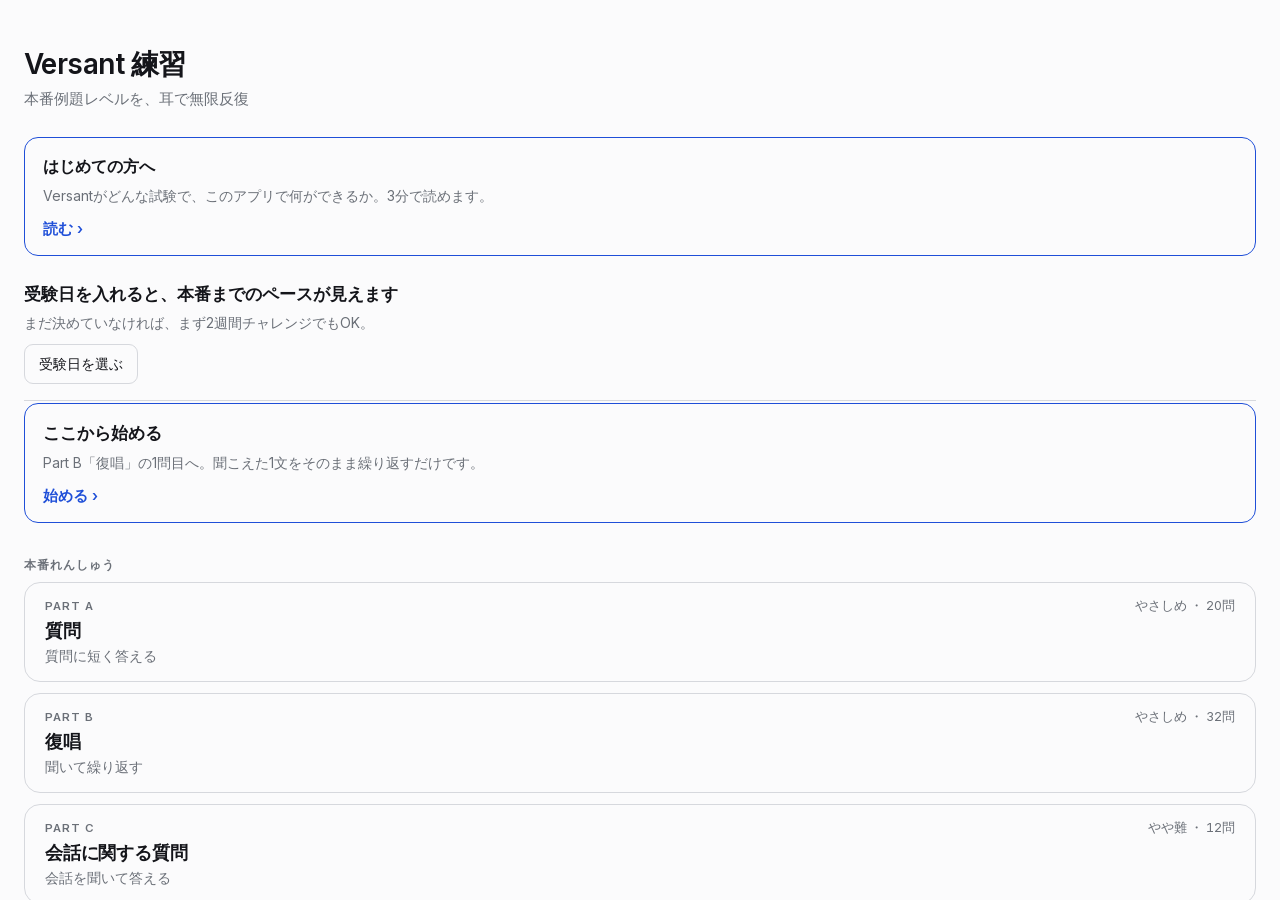
<file: index.html>
<!DOCTYPE html>
<html lang="ja">
<head>
<meta charset="utf-8">
<meta name="viewport" content="width=device-width, initial-scale=1, viewport-fit=cover, maximum-scale=1, user-scalable=no">
<meta name="apple-mobile-web-app-capable" content="yes">
<meta http-equiv="Cache-Control" content="no-cache, no-store, must-revalidate">
<meta http-equiv="Pragma" content="no-cache">
<meta http-equiv="Expires" content="0">
<title>Versant 練習</title>
<style>
  /* Inter は同梱する。Google のサーバーから読むと、通信が無いと書体が崩れ、接続元の情報が第三者に渡る。日本語は端末の書体(iOSならヒラギノ)に任せる=採点のアドバイスは毎回違う文字が来るので、部分書体にすると欠ける */
  @font-face { font-family: 'Inter'; font-style: normal; font-weight: 400; font-display: swap; src: url(fonts/Inter-400-latin-ext.woff2) format('woff2'); unicode-range: U+0100-02BA, U+02BD-02C5, U+02C7-02CC, U+02CE-02D7, U+02DD-02FF, U+0304, U+0308, U+0329, U+1D00-1DBF, U+1E00-1E9F, U+1EF2-1EFF, U+2020, U+20A0-20AB, U+20AD-20C0, U+2113, U+2C60-2C7F, U+A720-A7FF; } @font-face { font-family: 'Inter'; font-style: normal; font-weight: 400; font-display: swap; src: url(fonts/Inter-400-latin.woff2) format('woff2'); unicode-range: U+0000-00FF, U+0131, U+0152-0153, U+02BB-02BC, U+02C6, U+02DA, U+02DC, U+0304, U+0308, U+0329, U+2000-206F, U+20AC, U+2122, U+2191, U+2193, U+2212, U+2215, U+FEFF, U+FFFD; } @font-face { font-family: 'Inter'; font-style: normal; font-weight: 500; font-display: swap; src: url(fonts/Inter-500-latin-ext.woff2) format('woff2'); unicode-range: U+0100-02BA, U+02BD-02C5, U+02C7-02CC, U+02CE-02D7, U+02DD-02FF, U+0304, U+0308, U+0329, U+1D00-1DBF, U+1E00-1E9F, U+1EF2-1EFF, U+2020, U+20A0-20AB, U+20AD-20C0, U+2113, U+2C60-2C7F, U+A720-A7FF; } @font-face { font-family: 'Inter'; font-style: normal; font-weight: 500; font-display: swap; src: url(fonts/Inter-500-latin.woff2) format('woff2'); unicode-range: U+0000-00FF, U+0131, U+0152-0153, U+02BB-02BC, U+02C6, U+02DA, U+02DC, U+0304, U+0308, U+0329, U+2000-206F, U+20AC, U+2122, U+2191, U+2193, U+2212, U+2215, U+FEFF, U+FFFD; } @font-face { font-family: 'Inter'; font-style: normal; font-weight: 600; font-display: swap; src: url(fonts/Inter-600-latin-ext.woff2) format('woff2'); unicode-range: U+0100-02BA, U+02BD-02C5, U+02C7-02CC, U+02CE-02D7, U+02DD-02FF, U+0304, U+0308, U+0329, U+1D00-1DBF, U+1E00-1E9F, U+1EF2-1EFF, U+2020, U+20A0-20AB, U+20AD-20C0, U+2113, U+2C60-2C7F, U+A720-A7FF; } @font-face { font-family: 'Inter'; font-style: normal; font-weight: 600; font-display: swap; src: url(fonts/Inter-600-latin.woff2) format('woff2'); unicode-range: U+0000-00FF, U+0131, U+0152-0153, U+02BB-02BC, U+02C6, U+02DA, U+02DC, U+0304, U+0308, U+0329, U+2000-206F, U+20AC, U+2122, U+2191, U+2193, U+2212, U+2215, U+FEFF, U+FFFD; }
  :root{
    /* 端の余白。ブラウザは env() がそのまま効く。アプリ(WKWebView)は env() が常に0を返すので、
       Flutter 側が実測値でこの2つを上書きする(main.dart の _applyInsets) */
    --sat:env(safe-area-inset-top); --sab:env(safe-area-inset-bottom);
    /* 【2026-09-04】--faint は以前 #b9bcc2 で、背景に対して約1.84:1しかなく読めなかった。
       11〜13pxの小さい文字に23か所使っていたので、4.5:1を狙って締めた。
       意味のある文字は --sub に上げ、faint に残すのはビルド番号などの飾りだけ。
       --rec(赤)は**録音中の合図だけ**。正解=青/不正解=赤 はアクセントが2色になるのでやらない。 */
    --ink:#14151a; --sub:#6b7078; --faint:#6f747d; --line:#eaebee; --line2:#d6d8dd;
    --accent:#1f4fd8; --onaccent:#fff;
    /* 赤は**録音中の合図だけ**に使う。判定の正誤に色を足すと、アクセントが2色になる */
    --rec:#e5484d;
    --bg:#fbfbfc; --hover:#f2f3f5; --flashbg:rgba(0,0,0,.05);
    --ui:"Inter",-apple-system,BlinkMacSystemFont,sans-serif;
  }
  /* 寝る前用のダーク（純黒でなく目に優しい濃色） */
  @media (prefers-color-scheme: dark){
    :root{ --ink:#e9ebf0; --sub:#8b9099; --faint:#7d828c; --line:#22242c; --line2:#33363f;
           --accent:#8aa6ff; --onaccent:#10131c; --rec:#ff6b6f;   /* 明るい青の上に白を置くと読めない */
           --bg:#0f1013; --hover:#191b20; --flashbg:rgba(255,255,255,.08); }
  }
  :root[data-theme="dark"]{ --ink:#e9ebf0; --sub:#8b9099; --faint:#7d828c; --line:#22242c; --line2:#33363f;
           --accent:#8aa6ff; --onaccent:#10131c; --rec:#ff6b6f;   /* 明るい青の上に白を置くと読めない */
           --bg:#0f1013; --hover:#191b20; --flashbg:rgba(255,255,255,.08); }
  :root[data-theme="light"]{ --ink:#14151a; --sub:#6b7078; --faint:#6f747d; --line:#eaebee; --line2:#d6d8dd;
           --accent:#1f4fd8; --onaccent:#fff; --rec:#e5484d;
           --bg:#fbfbfc; --hover:#f2f3f5; --flashbg:rgba(0,0,0,.05); }
  *{box-sizing:border-box;margin:0;-webkit-tap-highlight-color:transparent}
  html,body{height:100%;overflow:hidden;background:var(--bg)}
  body{font-family:var(--ui);color:var(--ink);font-feature-settings:"palt" 1;-webkit-user-select:none;user-select:none;touch-action:manipulation}

  /* ===== ホーム ===== */
  /* ホームはプレイヤーの上にかぶさるオーバーレイ（画面遷移でなくその場で開閉） */
  #home{position:fixed;inset:0;z-index:10;background:var(--bg);overflow-y:auto;padding:calc(var(--sat) + 46px) 24px calc(var(--sab) + 84px);transition:opacity .18s ease,transform .18s ease}
  #home.off{opacity:0;transform:scale(.99);pointer-events:none}
  #home::-webkit-scrollbar{display:none}
  /* 右上の閉じる×（ホーム・設定 共通） */
  .closex{position:fixed;top:calc(var(--sat) + 12px);right:16px;z-index:12;border:1px solid var(--line2);background:var(--bg);color:var(--sub);width:44px;height:44px;border-radius:50%;cursor:pointer;display:flex;align-items:center;justify-content:center;padding:0;font-size:24px;line-height:1}
  .closex[hidden]{display:none}
  .pop .closex{position:absolute;top:10px;right:12px}
  /* パートを閉じる×は右下（親指位置）。設定の×は上のまま */
  #homeClose{top:auto;bottom:calc(var(--sab) + 16px);right:16px}
  .brand{font-size:28px;font-weight:600;letter-spacing:-.02em}
  .tag{font-size:14.5px;color:var(--sub);margin:6px 0 28px}
  .plist{display:flex;flex-direction:column;gap:11px}
  .disc{font-size:12.5px;color:var(--sub);line-height:1.75;margin-top:28px;text-align:center;padding:0 4px}  /* 非公式の免責 */
  .disc.dfirst{margin-top:34px}
  .disc.dfirst button{border:1px solid var(--line2);background:none;color:var(--sub);font:inherit;
    font-size:14.5px;border-radius:9px;padding:11px 16px;cursor:pointer}
  .disc.dlink{margin-top:12px}                                   /* 提供元・規約・問い合わせは免責のすぐ下に1行で */
  .disc.dlink a{color:var(--sub);text-decoration:underline}
  .disc .r{font-size:8px;vertical-align:super}
  .build{font-size:10px;color:var(--faint);text-align:center;margin-top:12px;letter-spacing:.04em}  /* キャッシュ判別用のbuild番号 */
  .pcard{border:1px solid var(--line2);border-radius:16px;padding:15px 20px;cursor:pointer;display:flex;flex-direction:column;gap:4px}
  .pcard:active{background:var(--hover)}
  .pcard .top{display:flex;justify-content:space-between;align-items:baseline;gap:12px}
  .pcard .eb{font-size:11.5px;letter-spacing:.09em;text-transform:uppercase;color:var(--sub);font-weight:600}
  .pcard .meta{font-size:12.5px;color:var(--sub);white-space:nowrap;font-variant-numeric:tabular-nums}
  .pcard .ttl{font-size:18px;font-weight:600;letter-spacing:-.01em}
  .pcard .desc{font-size:14px;color:var(--sub)}
  .pcard.speak{text-decoration:none;color:inherit}        /* 話すモード導線(別ページ遷移) */
  .pcard.speak .eb{color:var(--accent)}                    /* 家用モードだと分かるよう見出しだけアクセント色 */
  .ghdr{font-size:11.5px;font-weight:700;letter-spacing:.09em;text-transform:uppercase;color:var(--sub);margin:16px 0 -2px}  /* ホームのグループ見出し(本番れんしゅう/きたえる) */
  .plist>.ghdr:first-child{margin-top:2px}
  /* 受験日カウントダウン(ホーム上部・罫線のみ/塗らない/アクセント1色) */
  /* はじめての人だけに出す入口。カードは塗らず罫線のみ。読んだら消える */
  .firstcard{display:block;width:100%;text-align:left;margin:0 0 26px;padding:18px 18px 16px;
    border:1px solid var(--accent);border-radius:14px;background:none;font:inherit;cursor:pointer}
  .firstcard[hidden]{display:none}
  .firstcard .fc-t{display:block;font-size:16px;font-weight:700;color:var(--ink);margin-bottom:5px}
  .firstcard .fc-d{display:block;font-size:14px;color:var(--sub);line-height:1.8}
  .firstcard .fc-go{display:inline-block;margin-top:12px;font-size:14.5px;font-weight:600;color:var(--accent)}
  .firstcard .fc-go::after{content:' ›'}
  /* 画面を止めない小さな知らせ。ブラウザの alert は見た目が合わず操作も止まる */
  #lite{position:fixed;left:16px;right:16px;bottom:calc(var(--sab) + 92px);z-index:60;
    background:var(--ink);color:var(--bg);font-size:14.5px;line-height:1.7;
    padding:14px 16px;border-radius:12px;opacity:0;transform:translateY(8px);
    transition:.22s ease;pointer-events:none;text-align:left}
  #lite.on{opacity:1;transform:none}
  .cdown{margin:4px 0 2px;padding:2px 0 16px;border-bottom:1px solid var(--line2)}
  .cdown .cd-main{display:flex;align-items:baseline;gap:9px}
  .cdown .cd-num{font-size:29px;font-weight:700;color:var(--accent);font-variant-numeric:tabular-nums;letter-spacing:-.02em;line-height:1.1}
  .cdown .cd-lb{font-size:16.5px;font-weight:600;color:var(--ink)}
  .cdown .cd-sub{font-size:14px;color:var(--sub);margin-top:5px;line-height:1.65}
  .cdown .cd-set{margin-top:10px;display:flex;align-items:center;gap:10px;flex-wrap:wrap}
  .cdown input[type=date]{font:inherit;font-size:14px;color:var(--ink);background:none;border:1px solid var(--line2);border-radius:9px;padding:8px 11px}
  /* 空のときの日付欄。iOSでは「年/月/日」が出ず、ただの空の四角に見えて何の欄か分からない。
     見える言葉を下に敷き、本物の入力欄を透明にして上に重ねる(押すと端末のピッカーが開く) */
  .cdown .cd-pick{position:relative;display:inline-flex;align-items:center;justify-content:center;
    min-height:40px;padding:8px 14px;border:1px solid var(--line2);border-radius:9px;
    font-size:14px;color:var(--ink);cursor:pointer}
  .cdown .cd-pick input[type=date]{position:absolute;inset:0;width:100%;height:100%;
    opacity:0;border:0;padding:0;margin:0;cursor:pointer}
  .cdown .cd-link{font-size:12px;color:var(--sub);background:none;border:0;padding:4px 0;cursor:pointer;text-decoration:underline;text-underline-offset:2px}
  .pcard .meta .dq{color:var(--accent);font-weight:600}   /* 右上の「N/M 済み」の数字だけアクセント */
  .pcard.lesson{text-decoration:none;color:inherit}        /* イメージ英文法(別ページへ) */
  .pcard .eb.kt{color:var(--accent)}                       /* きたえる系は見出しをアクセント色で区別 */
  .pcard.soon{opacity:.5}                                  /* 近日(タップ不可) */
  .pcard.soon:active{background:none}
  /* イメージ英文法をアプリ内オーバーレイ(iframe)で開く=ページ遷移させない */
  #lesson{position:fixed;inset:0;z-index:16;background:var(--bg);display:flex;flex-direction:column}
  #lesson.off{display:none}
  .lhead{display:flex;align-items:center;gap:6px;padding:calc(var(--sat) + 8px) 12px 8px;border-bottom:1px solid var(--line);flex:0 0 auto}
  .lback{border:0;background:none;color:var(--accent);font-weight:700;font-size:15px;cursor:pointer;font-family:inherit;padding:6px 8px;-webkit-tap-highlight-color:transparent}
  .lhead .lt{font-weight:700;font-size:15px;color:var(--ink)}
  #lframe{flex:1 1 auto;width:100%;border:0;display:block}
  .phead{font-size:11px;letter-spacing:.09em;text-transform:uppercase;color:var(--faint);font-weight:600;margin:22px 2px 3px}  /* 聞く/話すの区切り見出し */

  /* ===== フィード ===== */
  #app{position:fixed;inset:0;transition:opacity .22s ease,transform .22s ease}
  #app.off{opacity:0;transform:translateY(10px);pointer-events:none}
  #feed{height:100dvh;overflow-y:scroll;scroll-snap-type:y mandatory;scroll-behavior:smooth}
  #feed::-webkit-scrollbar{display:none}
  .card{height:100dvh;scroll-snap-align:start;scroll-snap-stop:always;display:flex;flex-direction:column;
    padding:calc(var(--sat) + 60px) 24px calc(var(--sab) + 88px)}
  /* パート末の番兵カード＝スワイプ/タップで次パートへ */
  .nextcard,.prevcard{justify-content:center;align-items:center;text-align:center}
  .nextwrap{display:flex;flex-direction:column;align-items:center;gap:16px}
  .nextlabel{font-size:12.5px;color:var(--sub);letter-spacing:.04em}
  .nextbtn{font:inherit;font-size:16px;font-weight:600;color:var(--accent);background:none;
    border:1px solid var(--line2);border-radius:14px;padding:16px 30px;cursor:pointer;
    display:flex;flex-direction:column;align-items:center;gap:5px}
  .nextbtn small{font-size:12px;color:var(--sub);font-weight:400;letter-spacing:.01em}
  .plabel{font-size:13.5px;color:var(--sub);font-weight:500;font-variant-numeric:tabular-nums}
  .plabel b{color:var(--ink);font-weight:600}

  .mid{flex:1;display:flex;flex-direction:column;align-items:center;justify-content:center;gap:20px;min-height:0}
  .task{font-size:14px;color:var(--sub);font-weight:500;letter-spacing:.02em}
  .wave{display:flex;gap:5px;align-items:center;height:44px}
  /* 答えを開いている間は上のブロックを詰める。flex:1のままだと縮んだ.midから波形がはみ出して答えに重なる */
  .card.ans .mid{flex:0 0 auto;gap:8px;padding:2px 0;overflow:hidden}   /* 何かがはみ出しても本文には被せない(保険) */
  .card.ans .wave{height:20px;gap:4px}
  .card.ans .wave b{height:7px}
  .card.ans .task{font-size:13px}
  .card.ans .twrap{flex:1 1 auto;min-height:0;max-height:none}   /* 空いた分は答え欄に回す(下に余白を作らない) */
  .wave b{width:5px;height:12px;background:var(--line2);border-radius:3px;display:block}
  .wave.on b{background:var(--accent);animation:w .9s ease-in-out infinite}
  .wave.on b:nth-child(2){animation-delay:.1s}.wave.on b:nth-child(3){animation-delay:.2s}
  .wave.on b:nth-child(4){animation-delay:.3s}.wave.on b:nth-child(5){animation-delay:.15s}.wave.on b:nth-child(6){animation-delay:.25s}
  @keyframes w{0%,100%{height:11px}50%{height:38px}}
  /* 答え表示中は波形を小さくするが、アニメーションは高さを直接38pxに伸ばすので、そのままだと
     再生中に枠からはみ出して本文に重なる。小さい版の動きを別に用意して収める */
  @keyframes wsm{0%,100%{height:6px}50%{height:18px}}
  .card.ans .wave.on b{animation-name:wsm}

  /* 【2026-09-04】答えを覆う veil / 隠すボタン / 会話の開閉 は、
     下バーの「見る／隠す」に役目を移したあと**呼び出しが0件のまま残っていた**。
     残しておくと「veil が出るはず」と読み違える火種になるので消した(見た目に影響なし)。 */
  /* 答え欄。高さの制約は**包み(.twrap)側**に置く。
     .text に flex を書いても、.twrap で包んだ時点で効かなくなり、
     中身なりに伸びて**操作ボタンを画面の外へ押し出す**(実際に1035pxまではみ出した)。 */
  .twrap{position:relative;min-height:118px;max-height:48dvh;display:flex;flex-direction:column}
  /* containを外し、答え欄の端まで来たらカード送りに繋がるように(答え表示中もスワイプで次へ) */
  .text{padding-top:16px;padding-bottom:30px;overflow-y:auto;flex:1 1 auto;min-height:0}
  /* 【2026-09-04】文字を大きくしたら、Part C/D で答えが枠に収まらず**行が中途半端に切れた**。
     スクロールできるのに、続きがあることが画面から分からない。
     下に続きがあるときだけ、小さな印を出す(色は付けず濃淡で)。 */
  /* 印の帯は背景色で塗る。塗らないと、切れた行の半端な文字の上に印が重なって読めない
     (グラデーションは使わない。ベタで隠して、印だけを見せる) */
  .tmore{position:absolute;left:0;right:0;bottom:0;height:30px;display:none;
    align-items:flex-end;justify-content:center;pointer-events:none;background:var(--bg)}
  .tmore::after{content:'';width:9px;height:9px;margin-bottom:5px;
    border-right:2px solid var(--faint);border-bottom:2px solid var(--faint);
    transform:rotate(45deg);animation:tmb 1.6s ease-in-out infinite}
  @keyframes tmb{0%,100%{transform:rotate(45deg) translate(0,0)}50%{transform:rotate(45deg) translate(2px,2px)}}
  .twrap.more .tmore{display:flex}
  .text::-webkit-scrollbar{display:none}
  /* 答えを再度隠すボタン（表示中の先頭） */
  /* 会話を全部見る（Part C・畳んでおく） */
  .kana{font-size:15px;color:var(--sub);margin-bottom:5px;letter-spacing:.02em;line-height:1.6}  /* 英文の上・どう聞こえるか。かたまりで区切る */
  .kana b{color:var(--ink);font-weight:700}  /* 強く・高く読むかたまり=抑揚 */
  .enlab{font-size:12.5px;color:var(--sub);margin-bottom:6px}   /* 大きな英文が「質問」なのか「話(聞く本文)」なのかを示す小見出し(本文ラベルと同じ濃さ) */
  .en{font-size:22.5px;line-height:1.5;font-weight:500;letter-spacing:-.005em}
  .yaku{font-size:15.5px;color:var(--sub);margin-top:6px}
  .tip{font-size:14px;color:var(--sub);margin-top:5px;line-height:1.65}  /* 解説の一言 */
  .pass{margin-top:15px;padding-top:13px;border-top:1px solid var(--line)}  /* Part D 本文全文 */
  .pass.top{margin-top:0;padding-top:0;border-top:none}   /* 本文を先頭に置く時は上罫線・余白を消す(へんな線対策) */
  .pass .pk{font-size:13px;color:var(--sub);margin-bottom:7px}
  .pass .pk span{margin-left:8px;color:var(--faint);font-size:11px}
  .pass .pen{font-size:16.5px;line-height:1.75;color:var(--ink)}
  .pass .pen b{font-weight:700}          /* 答えの手がかりの一文は太字で強調(色は付けず濃淡で) */
  .pass .pyaku{font-size:14.5px;line-height:1.75;color:var(--sub);margin-top:8px}
  .pass .pyaku b{font-weight:700;color:var(--ink)}
  .lseg{transition:color .1s ease}       /* リスニング本文のなぞり単位(設定の.segと名前衝突を避けlseg) */
  .lseg.lit{color:var(--accent)}         /* 再生中の文/行をなぞる青 */
  .pass .pen .lseg.key{font-weight:700}   /* Part D 答えの手がかりの一文(太字) */
  /* Part D の質問ごとの録音ボタン。1話3問なので、どの質問に答えるかを選ばせないと採点できない */
  /* 答えを隠している間の案内。答えは出さない。カードにも枠にもしない */
  .listenhint{padding:26px 0 0;text-align:center}
  .listenhint .lh-t{font-size:16.5px;font-weight:600;color:var(--ink);line-height:1.7}
  .listenhint .lh-d{font-size:14px;color:var(--sub);line-height:1.9;margin-top:10px}
  .listenhint .lh-d b{color:var(--ink);font-weight:600}
  .qmic{display:inline-flex;align-items:center;gap:8px;margin:10px 0 2px;padding:10px 16px;
    min-height:44px;border:1px solid var(--line2);border-radius:22px;background:none;
    color:var(--sub);font:inherit;font-size:14.5px;cursor:pointer}
  .qmic svg{width:18px;height:18px}
  .qmic.on{border-color:var(--accent);color:var(--accent)}
  .row{display:flex;gap:8px;margin-top:15px;font-size:15.5px}
  .row .k{color:var(--sub);white-space:nowrap;font-size:13px;padding-top:2px;min-width:3.6em;flex-shrink:0}   /* ラベルは縮めない(長いラベルが縮んで内容と重なるのを防ぐ) */
  .row .v{color:var(--ink)}
  .row .v b{font-weight:600}
  .row.ex .v b{font-weight:700;font-size:17px}   /* 解答例の「最低限の答え」は気持ち大きく・濃く(周囲14px→15.5px) */
  body.bigtext .row.ex .v b{font-size:18.5px}
  .dlg.first{padding-bottom:15px;margin-bottom:15px;border-bottom:1px solid var(--line)}  /* Part C: 会話を先頭に置き、質問との間に区切り */
  .dlg.first + .enlab{margin-top:0}   /* Part C: 会話の直後は質問ラベル。会話とラベルを詰める(enlabを挟んだので隣接対象を.enから.enlabへ) */
  .dlg>div{font-size:15.5px;margin-bottom:14px;padding-left:46px}   /* 発話ごとに少し余白。行だけ(直接の子)を左ガター分インデント。子孫の.dyにも効くと二重インデントになるので > で限定 */
  .dlg span:not(.lseg){color:var(--sub);font-size:11.5px;margin-right:0;display:inline-block;width:46px;margin-left:-46px;vertical-align:top}   /* 話者ラベルを左ガターに固定=英文が全行そろう。台詞本文の.lsegには当てない(会話が11.5px灰色に潰れ・bigtext無効になる回帰を防ぐ) */
  .dlg .dy{color:var(--sub);font-size:13.5px;margin:0 0 8px 0}   /* 訳は発話divのpadding-left(46px)で既に英文と同じ左端。ここで足すと二重インデントになる */
  /* 「文字を大きく」ON時 */
  body.bigtext .en{font-size:26px}
  body.bigtext .yaku{font-size:17.5px}
  body.bigtext .row{font-size:17px}
  body.bigtext .dlg div{font-size:17.5px}
  body.bigtext .dlg .dy{font-size:15.5px}
  body.bigtext .kana{font-size:16.5px}
  body.bigtext .tip{font-size:15.5px}
  body.bigtext .pass .pen{font-size:18px}
  body.bigtext .pass .pyaku{font-size:16px}

  .bot{margin-top:14px}
  /* 再生/停止を画面中央に固定、もう一回と速度を左右に置く */
  .yt{display:grid;grid-template-columns:1fr auto 1fr;align-items:center;margin-bottom:6px}
  .yb{border:0;background:none;color:var(--ink);cursor:pointer;padding:0;display:flex;align-items:center;justify-content:center;position:relative}
  .yb:active{opacity:.5}
  .yb.rep{width:46px;height:46px;justify-self:center}
  .yb.play{width:64px;height:64px;border-radius:50%;background:var(--ink);color:var(--bg);justify-self:center}
  .spd{border:1px solid var(--line2);background:none;color:var(--sub);font:inherit;font-size:14px;padding:9px 15px;min-height:44px;display:inline-flex;align-items:center;border-radius:22px;cursor:pointer;white-space:nowrap;font-variant-numeric:tabular-nums;justify-self:center}

  /* ===== 発音採点(押し続け録音のマイク＋結果シート) ===== */
  .spdrow{display:flex;justify-content:center;margin-bottom:14px}   /* 速度は再生ボタンの上段に置く */
  .yb.mic{width:52px;height:52px;border-radius:50%;border:1.5px solid var(--line2);color:var(--ink);justify-self:center}   /* 録音: タップで開始、もう一度で停止して採点 */
  .yb.mic:active{opacity:1}
  .yb.mic.rec{border-color:var(--rec);color:var(--rec);animation:micpulse 1.1s ease-in-out infinite}
  @keyframes micpulse{0%,100%{box-shadow:0 0 0 0 rgba(229,72,77,.30)}50%{box-shadow:0 0 0 9px rgba(229,72,77,0)}}
  .miclbl{position:absolute;left:50%;bottom:calc(100% + 10px);transform:translateX(-50%);white-space:nowrap;font-size:12px;font-weight:700;color:var(--rec);opacity:0;transition:opacity .15s;pointer-events:none}   /* 録音中の合図はマイクボタンの真上に(浮かせず親=マイクに紐付き=重ならない) */
  .yb.mic.rec .miclbl{opacity:1}
  .spkr{position:fixed;inset:0;z-index:14;display:none}
  .spkr.show{display:block}
  .spkr-bg{position:absolute;inset:0;background:rgba(0,0,0,.4)}
  .spkr-sheet{position:absolute;left:0;right:0;bottom:0;background:var(--bg);border-top-left-radius:20px;border-top-right-radius:20px;border-top:1px solid var(--line2);
    padding:22px 22px calc(var(--sab) + 24px);max-height:86vh;overflow-y:auto;transform:translateY(100%);transition:transform .24s ease}
  .spkr.show .spkr-sheet{transform:translateY(0)}
  .spkr-x{position:absolute;top:12px;right:14px;border:1px solid var(--line2);background:var(--bg);color:var(--sub);width:44px;height:44px;border-radius:50%;font-size:22px;line-height:1;cursor:pointer;display:flex;align-items:center;justify-content:center;padding:0}
  .spkr-body{padding-top:14px}
  .sk-top{display:flex;align-items:center;gap:20px;margin-bottom:14px}
  .sk-ring{--v:0;width:84px;height:84px;flex:0 0 auto;border-radius:50%;background:conic-gradient(var(--accent) calc(var(--v)*1%),var(--line2) 0);display:flex;align-items:center;justify-content:center;position:relative}
  .sk-ring::before{content:"";position:absolute;inset:7px;border-radius:50%;background:var(--bg)}
  .sk-ring b{position:relative;font-size:25px;font-weight:600;font-variant-numeric:tabular-nums}
  .sk-ring i{position:relative;font-style:normal;font-size:12px;color:var(--sub);margin-left:1px}
  .sk-sub{font-size:13px;flex:1}
  .sk-sub .l{font-size:11px;letter-spacing:.08em;text-transform:uppercase;color:var(--sub);font-weight:600;margin-bottom:4px}
  .sk-sub .r{display:flex;justify-content:space-between;gap:16px;padding:2px 0}
  .sk-sub .r span:first-child{color:var(--sub)}
  .sk-sub .r span:last-child{font-weight:600;font-variant-numeric:tabular-nums}
  .sk-words{font-size:19px;line-height:1.9;margin:4px 0}
    /* 言えていない語。**赤を使わない**(正解=青/不正解=赤 は「クソ」と言われた形)。
     濃さと下線の種類だけで示す: 言えていない=実線 / 発音が弱い=点線 */
  .sk-words .w.bad{color:var(--ink);font-weight:600;text-decoration:underline;
    text-decoration-color:var(--ink);text-underline-offset:3px}
  /* 言えてはいるが発音が違うとAzureが判定した語。「言えていない(赤)」とは別物なので色は足さず点線で区別する */
  .sk-words .w.weak{text-decoration:underline dotted;text-decoration-color:var(--sub);text-underline-offset:3px}
  /* まだ一度も練習していない人にだけ出す入口。押すと Part B の1問目へ */
  .startcard{display:block;width:100%;text-align:left;margin:0 0 8px;padding:18px 18px 16px;
    border:1px solid var(--accent);border-radius:14px;background:none;font:inherit;cursor:pointer}
  .startcard .sc-t{display:block;font-size:17px;font-weight:700;color:var(--ink);margin-bottom:5px}
  .startcard .sc-d{display:block;font-size:14px;color:var(--sub);line-height:1.8}
  .startcard .sc-go{display:inline-block;margin-top:12px;font-size:14.5px;font-weight:600;color:var(--accent)}
  .startcard .sc-go::after{content:' ›'}
  .mocknote{font-size:13.5px;color:var(--sub);line-height:1.8;margin:6px 0 10px}
  /* にがてな語のまとまり。押すとその語だけのドリルに入る。カードは塗らず罫線のみ */
  .wkcard{display:block;width:100%;text-align:left;margin:2px 0 0;padding:14px 16px 12px;
    border:1px solid var(--line2);border-radius:12px;background:none;font:inherit;cursor:pointer}
  .wkcard .wkgo{display:block;margin-top:10px;font-size:14px;font-weight:600;color:var(--accent)}
  .wkcard .wkgo::after{content:' ›'}
  /* ホームの「にがてな語」。カードにも枠にもしない=1行の覚え書き。回数は濃淡だけで示す */
  .wknote{font-size:14px;line-height:2.1;color:var(--ink)}
  .wknote span{font-size:11px;color:var(--faint);margin:0 14px 0 4px}
  /* 前回の採点結果を開き直すリンク。ボタンらしく塗らず、下の操作列の邪魔をしない控えめな文字に */
  .prevres{display:block;margin:12px auto 0;background:none;border:0;color:var(--sub);font-size:12.5px;padding:6px 10px;cursor:pointer;font-family:inherit}
  .prevres:active{color:var(--accent)}
  /* 「あなたの答え」等の小見出し。.sk-adv .k と同じ見た目でそろえる */
  .sk-lbl{font-size:11px;letter-spacing:.08em;text-transform:uppercase;color:var(--sub);font-weight:600;display:block;margin:12px 0 2px}
  .sk-words.sub{font-size:15px;line-height:1.7;margin:2px 0}
  /* 発音の段階を示す3目盛り。色は足さず濃淡だけ(左から もう少し→ふつう→よい) */
  .pmeter{display:inline-flex;gap:3px;margin-left:6px;vertical-align:middle}
  .pmeter i{width:11px;height:3px;border-radius:2px;background:var(--line2)}
  .pmeter i.on{background:var(--sub)}
  .sk-leg{font-size:11.5px;color:var(--sub)}
  .sk-leg b{color:var(--ink);font-weight:600;text-decoration:underline;text-underline-offset:3px}
  .sk-adv{font-size:14px;line-height:1.8;border-top:1px solid var(--line);padding-top:14px;margin-top:12px}
  .sk-adv .k{font-size:11px;letter-spacing:.08em;text-transform:uppercase;color:var(--sub);font-weight:600;display:block;margin-bottom:5px}
  .sk-heard{font-size:12px;color:var(--sub);margin-top:10px}
  .sk-heard b{color:var(--sub);font-weight:600}
  .sk-status{text-align:center;font-size:15px;color:var(--sub);padding:34px 0}
  .sk-words .w{cursor:pointer}
  .sk-tap{color:var(--accent)}
  .sk-actions{display:flex;gap:9px;margin-top:18px}
  .sk-btn{flex:1;font:inherit;font-size:12.5px;font-weight:600;border:1px solid var(--line2);background:var(--bg);color:var(--ink);border-radius:12px;padding:12px 6px;cursor:pointer;text-align:center;white-space:nowrap}
  .sk-btn:active{background:var(--hover)}
  .sk-btn.sk-again{border-color:var(--accent);color:var(--accent)}
  .sk-btn.sk-recing{border-color:var(--rec);color:var(--rec);animation:skpulse 1.1s ease-in-out infinite}   /* 録音中の停止ボタン */
  .sk-verdict{font-size:20px;font-weight:600;letter-spacing:-.01em;margin-bottom:14px;display:flex;align-items:baseline;gap:12px;flex-wrap:wrap}
  .sk-verdict span{font-size:12.5px;color:var(--sub);font-weight:600;font-variant-numeric:tabular-nums}
  .sk-verdict .sk-best.full{color:var(--accent)}   /* 自己ベスト100%はアクセント色 */
  .sk-qa{font-size:22px;font-weight:700}   /* 質問応答の判定(正解/おしい/不正解) */
  .sk-verdict .sk-qa.qa-ok{color:var(--accent)}
  .sk-verdict .sk-qa.qa-ng{color:var(--ink)}   /* 不正解も色でなく文字で伝える */
  .sk-verdict .sk-qa.qa-mid{color:var(--ink)}
  .sk-load{font-size:15px;font-weight:500;color:var(--sub);animation:skpulse 1.2s ease-in-out infinite}   /* 採点中の待ち表示 */
  @keyframes skpulse{50%{opacity:.4}}

  /* 模試の結果。数字は生のものだけ出す(本番スコアの予測はしない=校正データが無いため) */
  #mres{position:fixed;inset:0;z-index:46;background:var(--bg);overflow-y:auto;
    padding:calc(var(--sat) + 26px) 24px calc(var(--sab) + 40px)}
  #mres.off{display:none}
  #mres h2{font-size:22px;font-weight:700;margin:0 0 4px}
  #mres .rsub b{color:var(--ink);font-weight:700}
  #mres .rsub{font-size:14.5px;line-height:1.85;color:var(--sub);margin:0 0 24px}
  #mres .rrow{display:grid;grid-template-columns:52px 1fr auto;gap:14px;align-items:baseline;
    padding:16px 0;border-top:1px solid var(--line)}
  #mres .rp{font-size:12.5px;font-weight:700;color:var(--sub);letter-spacing:.06em}
  #mres .rt{font-size:15.5px;color:var(--ink)}
  #mres .rv{font-size:19px;font-weight:600;font-variant-numeric:tabular-nums;color:var(--ink)}
  #mres .rv small{font-size:13px;color:var(--faint);font-weight:400;margin-left:3px}
  #mres .rnote{font-size:13.5px;color:var(--sub);margin-top:3px;line-height:1.7}
  #mres .rhd{font-size:11.5px;font-weight:700;letter-spacing:.09em;text-transform:uppercase;
    color:var(--faint);margin:30px 0 2px}
  #mres .wlist{display:flex;flex-wrap:wrap;gap:8px;margin-top:12px}
  #mres .wchip{border:1px solid var(--line2);border-radius:999px;padding:7px 13px;font-size:14px;
    color:var(--ink);cursor:pointer;background:none;font-family:inherit}
  #mres .wchip:hover{border-color:var(--accent);color:var(--accent)}
  #mres .wchip span{color:var(--faint);font-size:11.5px;margin-left:5px}
  #mres .rbtn{margin-top:28px;width:100%;padding:14px;border:1px solid var(--accent);border-radius:10px;
    background:none;color:var(--accent);font:inherit;font-size:15px;font-weight:700;cursor:pointer}
  #mres .rback{margin-top:12px;width:100%;padding:12px;border:0;background:none;color:var(--sub);
    font:inherit;font-size:14px;cursor:pointer}
  /* 弱点ドリル: 聞き取れなかった語が入っていた問題を、ゆっくり→本番速度で聞き比べる */
  #drill{position:fixed;inset:0;z-index:47;background:var(--bg);display:flex;flex-direction:column;
    padding:calc(var(--sat) + 78px) 24px calc(var(--sab) + 26px)}
  #drill.off{display:none}
  #drill .dbar{position:absolute;top:0;left:0;right:0;background:var(--bg);
    border-bottom:1px solid var(--line);
    padding:calc(var(--sat) + 8px) 12px 8px;display:flex;align-items:center;justify-content:space-between}
  #drill .dbar b{font-size:15px;font-weight:600;color:var(--ink);margin-left:6px}
  #drill .dbar button{border:0;background:none;color:var(--accent);font:inherit;font-size:16px;
    cursor:pointer;padding:10px 12px;min-height:44px}
  #drill .dw{font-size:32px;font-weight:600;margin:0 0 6px}
  #drill .dk{font-size:16px;color:var(--accent);margin:0 0 22px}
  #drill .dsent{font-size:18px;line-height:1.85;color:var(--ink);margin:0 0 8px}
  #drill .dsent b{color:var(--accent)}
  #drill .dyaku{font-size:14.5px;color:var(--sub);line-height:1.8}
  #drill .dstate{margin-top:26px;font-size:13px;color:var(--sub);letter-spacing:.06em}
  #drill .dnav{margin-top:auto;display:flex;gap:10px}
  #drill .dnav button{flex:1;padding:13px;border:1px solid var(--line2);border-radius:10px;background:none;
    color:var(--ink);font:inherit;font-size:14px;cursor:pointer}
  #drill .dnav button.pri{border-color:var(--accent);color:var(--accent);font-weight:700}
  /* 本番形式の模試。試験中は余計なものを一切出さない(本番と同じ緊張感にする) */
  #mock{position:fixed;inset:0;z-index:45;background:var(--bg);display:flex;flex-direction:column;
    padding:calc(var(--sat) + 22px) 24px calc(var(--sab) + 22px)}
  #mock.off{display:none}
  #mock .mtop{display:flex;align-items:baseline;justify-content:space-between;font-size:12px;color:var(--sub)}
  #mock .mpart{font-weight:700;color:var(--ink);font-size:13px;letter-spacing:.04em}
  #mock .mbody{flex:1 1 auto;display:flex;flex-direction:column;justify-content:center;gap:20px;min-height:0}
  #mock .mstate{font-size:13px;color:var(--sub);letter-spacing:.06em}
  #mock .mcount{font-size:64px;font-weight:300;line-height:1;color:var(--ink);font-variant-numeric:tabular-nums}
  #mock .mcount.warn{color:var(--accent)}
  #mock .mhint{font-size:14px;color:var(--sub);line-height:1.8;max-width:34ch}
  #mock .mbar{height:2px;background:var(--line);border-radius:2px;overflow:hidden}
  #mock .mbar i{display:block;height:100%;background:var(--accent);width:0;transition:width .25s linear}
  #mock .mrec{display:flex;align-items:center;gap:8px;font-size:13px;color:var(--accent)}
  #mock .mrec b{width:8px;height:8px;border-radius:50%;background:var(--accent);animation:mblink 1s infinite}
  @keyframes mblink{0%,100%{opacity:1}50%{opacity:.25}}
  #mock .mquit{align-self:flex-start;border:0;background:none;color:var(--sub);font:inherit;font-size:13.5px;
    cursor:pointer;padding:6px 0;text-decoration:underline}
  #mock .mkresume{margin-top:16px}
  #mock .mkresume button{border:1px solid var(--accent);background:var(--accent);color:var(--onaccent);
    font:inherit;font-size:16px;font-weight:700;border-radius:10px;padding:14px 26px;cursor:pointer;min-height:48px}
  #mock .mlead{font-size:13.5px;color:var(--sub)}
  #mock .mprov{font-size:11px;color:var(--sub)}
  /* 触って覚えるチュートリアル。初回にパートを開いたとき、**実物の画面の上に**
     順番に案内を出す。文章のガイドは読まれないので、ここだけは押す場所を指す。
     【2026-09-04】「チュートリアルもないしよー」の指摘で追加。
     ⚠️ #app の外に置く。中に入れると #app.off で見えなくなる(smoke_test が見張っている)。 */
  #coach{position:fixed;inset:0;z-index:44;display:flex;flex-direction:column;
    justify-content:flex-end;pointer-events:auto}
  /* 指す場所が下半分にあるときは、説明の紙を上へ逃がす。
     これが無いと**指しているボタンが説明の裏に隠れる**(実際にそうなった)。 */
  #coach.top{justify-content:flex-start}
  #coach.off{display:none}
  /* 暗幕。穴を開けているときは、穴の側(box-shadow)が全面を暗くするので、こちらは消す。
     両方出すと二重に暗くなって、**指した所が光らない**(実際にそうなった)。 */
  #coach .cdim{position:absolute;inset:0;background:rgba(8,9,12,.74)}
  #coach.spot .cdim{background:none}
  #coach.top .cbox{margin:calc(var(--sat) + 22px) 18px 0}
  /* 指す場所に開ける穴。位置と大きさは JS が実物のボタンから測って入れる */
  /* 指した場所。周囲を沈めるだけだと**ダークでは元から暗くて差が出ない**ので、
     穴の中をうっすら明るくして「そこが光っている」ようにする。 */
  #coach .chole{position:absolute;border:2px solid var(--accent);border-radius:14px;
    background:rgba(255,255,255,.09);
    box-shadow:0 0 0 9999px rgba(8,9,12,.74), 0 0 0 5px rgba(138,166,255,.22);
    pointer-events:none;transition:.22s ease}
  #coach .cbox{position:relative;margin:0 18px calc(var(--sab) + 22px);
    background:var(--bg);border:1px solid var(--line2);border-radius:16px;padding:20px 20px 16px}
  #coach .cstep{font-size:11.5px;letter-spacing:.09em;color:var(--faint);margin-bottom:6px}
  #coach .ctitle{font-size:19px;font-weight:700;margin-bottom:6px;line-height:1.5}
  #coach .cdesc{font-size:15.5px;line-height:1.85;color:var(--sub)}
  #coach .crow{display:flex;align-items:center;justify-content:space-between;margin-top:18px;gap:12px}
  #coach .cskip{border:0;background:none;color:var(--sub);font:inherit;font-size:14.5px;
    cursor:pointer;padding:12px 4px}
  #coach .cnext{border:1px solid var(--accent);background:var(--accent);color:var(--onaccent);font:inherit;
    font-size:16px;font-weight:700;border-radius:10px;padding:14px 26px;cursor:pointer;min-height:48px}
  #coach .cdots{display:flex;gap:6px;justify-content:center;margin-top:14px}
  #coach .cdots i{width:6px;height:6px;border-radius:50%;background:var(--line2);display:block}
  #coach .cdots i.on{background:var(--accent)}
  /* はじめての人向けの案内。「Versantとは」「このアプリは何か」「使い方」を1か所に。
     ⚠️ #app の外に置くこと(#app.off は opacity:0 なので、中に入れるとホームから開けない)。
     読み物なので、カードで囲わず罫線と余白だけで区切る。
     【2026-09-04】「文字が小さい・量が多い・上に戻る手段が無い」と指摘を受けて作り直した:
      ・本文16.5px（14pxは読ませる気が無い大きさだった）
      ・上に固定の閉じる帯（下まで読まないと閉じられないのは辛い）
      ・見出しを押すと開く形にして、最初は「まず3つ」だけ開いておく */
  #howto{position:fixed;inset:0;z-index:49;background:var(--bg);overflow-y:auto;
    padding:calc(var(--sat) + 84px) 22px calc(var(--sab) + 40px)}
  #howto.off{display:none}
  #howto .hwrap{max-width:640px;margin:0 auto}
  #howto .hbar{position:fixed;top:0;left:0;right:0;z-index:2;background:var(--bg);
    border-bottom:1px solid var(--line);
    padding:calc(var(--sat) + 8px) 12px 8px;display:flex;align-items:center;justify-content:space-between}
  #howto .hbar b{font-size:15px;font-weight:600;color:var(--ink);margin-left:6px}
  #howto .hbar button{border:0;background:none;color:var(--accent);font:inherit;font-size:16px;
    cursor:pointer;padding:10px 12px;min-height:44px}
  #howto h2{font-size:26px;font-weight:700;margin:0 0 8px;letter-spacing:-.01em;line-height:1.45}
  #howto .hsub{font-size:15px;color:var(--sub);margin:0 0 8px;line-height:1.9}
  #howto p{font-size:16.5px;line-height:1.95;margin:0 0 14px;color:var(--ink)}
  #howto p.n{color:var(--sub);font-size:14.5px}
  #howto ul{margin:0 0 14px;padding-left:1.1em;font-size:16.5px;line-height:1.95}
  #howto li{margin-bottom:9px}
  #howto li b{font-weight:600}
  /* 折りたたみ。見出しの行そのものを押せるようにする(小さい三角を狙わせない) */
  #howto details{border-top:1px solid var(--line)}
  #howto details:last-of-type{border-bottom:1px solid var(--line);margin-bottom:8px}
  #howto summary{list-style:none;cursor:pointer;padding:20px 0;font-size:17px;font-weight:700;
    display:flex;align-items:center;justify-content:space-between;gap:12px}
  #howto summary::-webkit-details-marker{display:none}
  #howto summary::after{content:'';width:9px;height:9px;flex:0 0 auto;margin-right:4px;
    border-right:2px solid var(--faint);border-bottom:2px solid var(--faint);
    transform:rotate(45deg) translate(-2px,-2px);transition:transform .18s ease}
  #howto details[open]>summary::after{transform:rotate(-135deg) translate(-2px,-2px)}
  #howto .dbody{padding:0 0 8px}
  #howto .kv{display:grid;grid-template-columns:auto 1fr;gap:6px 14px;font-size:16px;
    line-height:1.9;margin:0 0 14px}
  #howto .kv dt{color:var(--sub);white-space:nowrap}
  #howto .kv dd{margin:0}
  #howto .parts{margin:0 0 12px}
  #howto .parts .pt{padding:14px 0;border-bottom:1px solid var(--line);line-height:1.85}
  #howto .parts .pt:last-child{border-bottom:0}
  #howto .parts .pk{font-size:11.5px;letter-spacing:.09em;color:var(--faint);display:block}
  #howto .parts .pn{font-weight:600;font-size:16.5px}
  #howto .parts .pd{color:var(--sub);font-size:15px;display:block;margin-top:3px}
  #howto a{color:var(--accent)}
  #howto .hbtn{margin-top:26px;width:100%;padding:16px;border:1px solid var(--accent);
    border-radius:10px;background:none;color:var(--accent);font:inherit;font-size:16px;
    font-weight:700;cursor:pointer}
  #howto .hbtn:focus-visible{outline:2px solid var(--accent);outline-offset:2px}
  /* マイクを初めて使う前に一度だけ出す同意。使い方(#guide)より上に出す */
  #micok{position:fixed;inset:0;z-index:48;background:var(--bg);display:flex;flex-direction:column;
    padding:calc(var(--sat) + 28px) 24px calc(var(--sab) + 24px);overflow-y:auto}
  #micok.off{display:none}
  #micok .mtitle{font-size:19px;font-weight:700;margin-bottom:22px}
  #micok .mrow{padding:16px 0;border-top:1px solid var(--line);line-height:1.75}
  #micok .mrow:last-of-type{border-bottom:1px solid var(--line)}
  #micok .mk{display:block;font-size:11px;letter-spacing:.09em;color:var(--faint);margin-bottom:4px}
  #micok .mb{font-size:15px;color:var(--ink)}
  #micok .ms{display:block;font-size:13px;color:var(--sub);margin-top:3px}
  #micok .mlink{margin-top:20px;font-size:13px;color:var(--sub);line-height:1.9}
  #micok .mbtns{margin-top:24px;display:flex;flex-direction:column;gap:10px}
  #micok .mbtn{width:100%;padding:14px;border:1px solid var(--accent);border-radius:10px;
    background:none;color:var(--accent);font:inherit;font-size:15px;font-weight:700;cursor:pointer}
  #micok .mbtn.sub{border-color:var(--line);color:var(--sub);font-weight:400;font-size:14px}
  #micok .mbtn:focus-visible{outline:2px solid var(--accent);outline-offset:2px}
  /* 初回だけ出す使い方。カードで囲わず、罫線と余白だけで区切る */
  #guide{position:fixed;inset:0;z-index:40;background:var(--bg);display:flex;flex-direction:column;
    padding:calc(var(--sat) + 28px) 24px calc(var(--sab) + 24px)}
  #guide.off{display:none}
  #guide .gtitle{font-size:19px;font-weight:700;color:var(--ink);margin-bottom:26px}
  #guide ol{list-style:none;margin:0;padding:0;flex:1 1 auto}
  #guide li{padding:18px 0;border-top:1px solid var(--line);line-height:1.75}
  #guide li:last-child{border-bottom:1px solid var(--line)}
  #guide .gk{display:block;font-size:11px;letter-spacing:.09em;color:var(--faint);margin-bottom:4px}
  #guide .gb{font-size:15px;color:var(--ink)}
  #guide .gs{display:block;font-size:13px;color:var(--sub);margin-top:3px}
  #guide .gbtn{margin-top:24px;width:100%;padding:14px;border:1px solid var(--accent);border-radius:10px;
    background:none;color:var(--accent);font:inherit;font-size:15px;font-weight:700;cursor:pointer}
  #guide .gbtn:focus-visible{outline:2px solid var(--accent);outline-offset:2px}
  #guide .gbtn.sub2{margin-top:10px;border-color:var(--line2);color:var(--sub);font-weight:400;font-size:14px}
  .hint{position:fixed;left:0;right:0;top:calc(var(--sat) + 104px);text-align:center;font-size:12px;color:var(--sub);pointer-events:none;transition:.5s}
  .hint.hide{opacity:0}
  .hint .up{display:block;font-size:19px;margin-bottom:3px;animation:bob 1.5s ease-in-out infinite}
  @keyframes bob{0%,100%{transform:translateY(0)}50%{transform:translateY(-5px)}}
  /* パート切替の中央バナー(境目ページの代わり・1.6秒でフェード) */
  .pbanner{position:fixed;left:0;right:0;top:40%;z-index:30;text-align:center;pointer-events:none;opacity:0}
  .pbanner.show{animation:pbfade 1.6s ease forwards}
  .pbanner .pb-id{font-size:12px;letter-spacing:.14em;color:var(--sub);margin-bottom:7px}
  .pbanner .pb-ttl{font-size:26px;font-weight:700;color:var(--ink);letter-spacing:-.01em;text-wrap:balance}
  @keyframes pbfade{0%{opacity:0;transform:translateY(9px)}14%{opacity:1;transform:translateY(0)}68%{opacity:1;transform:translateY(0)}100%{opacity:0}}

  /* 上部：タイトル中央＋設定は右上（あまり使わないので親指圏外でOK） */
  .head{position:fixed;top:calc(var(--sat) + 12px);left:0;right:0;padding:0 64px;display:flex;justify-content:center;align-items:center;z-index:5}
  .htitle{text-align:center;font-size:13px;color:var(--ink);font-weight:600}
  .topgear{position:fixed;top:calc(var(--sat) + 10px);right:16px;z-index:9;border:1px solid var(--line2);background:none;color:var(--sub);width:44px;height:44px;border-radius:50%;cursor:pointer;display:flex;align-items:center;justify-content:center;padding:0}
  .topgear svg{width:22px;height:22px;display:block}

  /* ===== 下部の片手操作バー（ホーム／答え表示／設定） ===== */
  /* 3カラムgridで中央ボタンを画面ど真ん中に固定（幅差でずれない） */
  .navbar{position:fixed;left:0;right:0;bottom:0;z-index:8;display:grid;grid-template-columns:1fr auto 1fr;align-items:center;
    padding:10px 20px calc(var(--sab) + 12px);background:var(--bg)}
  .navb{border:1px solid var(--line2);background:none;color:var(--sub);cursor:pointer;font:inherit;
    display:flex;align-items:center;justify-content:center;gap:7px}
  .navb:active{background:var(--hover)}
  /* よく使う「答えを見る/隠す」は中央、ホームは右下 */
  .navb.eye{grid-column:2;justify-self:center;font-size:14px;color:var(--ink);padding:12px 20px;border-radius:26px}
  .navb svg{width:20px;height:20px;display:block}
  .navb.eye[hidden]{display:none}
  .navb.home{grid-column:3;justify-self:end;width:46px;height:46px;padding:0;border-radius:50%}

  /* ===== 設定シート ===== */
  /* ===== 設定ポップオーバー（歯車の直下にその場で・画面遷移なし） ===== */
  .popbg{position:fixed;inset:0;z-index:20;display:none}
  .popbg.on{display:block}
  .pop{position:fixed;top:calc(var(--sat) + 56px);right:16px;width:min(288px,86vw);
    background:var(--bg);border:1px solid var(--line2);border-radius:14px;padding:4px 16px 12px;z-index:21;
    max-height:calc(100dvh - 100px);overflow-y:auto;
    opacity:0;transform:translateY(-6px) scale(.97);transform-origin:top right;transition:opacity .13s ease,transform .13s ease;pointer-events:none}
  .pop::-webkit-scrollbar{display:none}
  .pop.on{opacity:1;transform:none;pointer-events:auto}
  .setrow{display:flex;align-items:center;justify-content:space-between;gap:12px;padding:14px 0;border-top:1px solid var(--line)}
  .setrow:first-of-type{border-top:0;margin-top:30px}
  .setrow.col{flex-direction:column;align-items:stretch;gap:9px}
  .setrow .lb b{display:block;font-size:13.5px;font-weight:500}
  .setrow .lb span{font-size:11.5px;color:var(--sub)}
  .sw{width:44px;height:26px;border-radius:15px;border:1px solid var(--line2);background:var(--hover);position:relative;cursor:pointer;flex:none;transition:.2s}
  .sw::after{content:"";position:absolute;top:-10px;bottom:-10px;left:-8px;right:-8px}   /* 見た目は26pxのまま、タップ領域を44pt以上に */
  .sw::after{content:"";position:absolute;top:2px;left:2px;width:20px;height:20px;border-radius:50%;background:var(--bg);border:1px solid var(--line2);transition:.2s}
  .sw.on{background:var(--accent);border-color:var(--accent)}
  .sw.on::after{left:19px;border-color:var(--accent)}
  .seg{display:flex;border:1px solid var(--line2);border-radius:9px;overflow:hidden}
  .seg button{flex:1;border:0;background:none;color:var(--sub);font:inherit;font-size:12.5px;padding:8px 0;min-height:46px;cursor:pointer;border-left:1px solid var(--line2)}
  .seg button:first-child{border-left:0}
  .seg button.on{background:var(--accent);color:var(--bg)}
  .pophint{font-size:11px;color:var(--sub);line-height:1.6;padding-top:12px;border-top:1px solid var(--line)}

  /* ===== ホーム：目安 ===== */
  .pcard{position:relative}
  .pcard.current{border-color:var(--accent)}   /* 今いるパートだけ枠線(選択中の意味) */
</style>
</head>
<body>
<!-- ホーム -->
<div id="home">
  <button class="closex" id="homeClose" aria-label="閉じる" hidden>&times;</button>
  <div class="brand">Versant 練習</div>
  <div class="tag">本番例題レベルを、耳で無限反復</div>
  <!-- まだ案内を読んでいない人にだけ出す。読んだら消える(下にいつもの入口が残る) -->
  <button type="button" id="firstCard" class="firstcard" hidden>
    <span class="fc-t">はじめての方へ</span>
    <span class="fc-d">Versantがどんな試験で、このアプリで何ができるか。3分で読めます。</span>
    <span class="fc-go">読む</span>
  </button>
  <div class="cdown" id="cdown"></div>
  <div class="plist" id="plist"></div>
  <p class="disc dfirst"><button type="button" id="homeHowto">はじめての方へ — Versantとは／使い方</button></p>
  <p class="disc">非公式の練習アプリです。Versant<span class="r">®</span> は NCS Pearson, Inc. の登録商標で、本アプリは同社および試験の運営者とは関係ありません。掲載の例題はすべてオリジナルで、本番の試験問題ではありません。</p>
  <p class="disc dlink">提供: Nexus株式会社　/　<a href="./terms.html">利用規約</a>　/　<a href="./privacy.html">声とデータの扱い</a>　/　<a href="mailto:contact@nexus-inc.net">お問い合わせ</a></p>
  <div id="build" class="build"></div>
</div>

<!-- イメージ英文法(別ページでなくアプリ内オーバーレイで開く) -->
<div id="lesson" class="off" aria-hidden="true">
  <iframe id="lframe" title="イメージ英文法" loading="lazy"></iframe>
</div>

<!-- フィード -->
<!-- マイクを初めて使う前に一度だけ。OSの許可ダイアログでは「声が外部の会社へ送られる」ことが伝わらないので自前で出す -->
<!-- はじめての人向けの案内。ホーム・設定・初回の「はじめに」から開ける。
     #app の外に置く(中に入れるとホームから開いたときに opacity:0 で見えない)。 -->
<!-- 触って覚えるチュートリアル。実物の画面の上に、押す場所を順に指す。 -->
<div id="coach" class="off" aria-hidden="true">
  <div class="cdim"></div>
  <div class="chole" id="cHole" hidden></div>
  <div class="cbox">
    <div class="cstep" id="cStep"></div>
    <div class="ctitle" id="cTitle"></div>
    <div class="cdesc" id="cDesc"></div>
    <div class="crow">
      <button class="cskip" id="cSkip">スキップ</button>
      <button class="cnext" id="cNext">次へ</button>
    </div>
    <div class="cdots" id="cDots"></div>
  </div>
</div>
<div id="howto" class="off" aria-hidden="true">
 <div class="hbar"><b>はじめに読むページ</b><button type="button" id="howtoX">閉じる</button></div>
 <div class="hwrap">
  <h2>3分で分かる、このアプリ</h2>
  <p class="hsub">気になる所だけ開いて読めます。あとから設定でいつでも読み返せます。</p>

  <p><b>Versantは「聞いて、すぐ英語で答える」試験です。</b>読み返す時間も、言うことをまとめる時間もありません。だから、知らない単語を増やすより、<b>同じ形に耳と口を慣らすこと</b>のほうがそのまま点に効きます。このアプリは、その繰り返しだけに絞ってあります。</p>

  <details open>
    <summary>3つの使い方</summary>
    <div class="dbody">
      <ul>
        <li><b>聞く（移動中）</b><br>画面を見なくても、問題 → 答え → 聞こえ方の説明、が流れ続けます。イヤホンの操作でも進みます</li>
        <li><b>話す（家で）</b><br>マイクに向かって答えると、言えたかどうかと、語ごとの発音を返します</li>
        <li><b>通し（本番の形）</b><br>42問を約21分。音声は1回だけ、前には戻れません</li>
      </ul>
      <p class="n">迷ったら「聞く」から。耳が追いつかないうちに口だけ動かしても、本番では出てきません。</p>
    </div>
  </details>

  <details>
    <summary>画面の使い方</summary>
    <div class="dbody">
      <ul>
        <li><b>上下にフリック</b>：次の問題・前の問題へ</li>
        <li><b>見る</b>：答えと、聞こえ方の説明が出ます</li>
        <li><b>マイク</b>：押すと録音、もう一度押すと採点。押し忘れても時間が来ると止まります</li>
        <li><b>1.0x</b>：ゆっくりにできます。聞き取れない文はここから</li>
        <li><b>右上の歯車</b>：自動送り、答えを隠す、文字の大きさ、明るさ、記録を消す</li>
      </ul>
    </div>
  </details>

  <details>
    <summary>Versantとは</summary>
    <div class="dbody">
      <p>Pearson社の英語スピーキングテストです。<b>すべて声で答えます。</b>書く問題も、選択肢を選ぶ問題もありません。</p>
      <dl class="kv">
        <dt>問題数</dt><dd>6つのパート（A〜F）・約40問</dd>
        <dt>時間</dt><dd>約17〜20分</dd>
        <dt>受験料</dt><dd>6,600円（税込・1回）</dd>
        <dt>受け方</dt><dd>スマホアプリ、またはウェブブラウザ</dd>
        <dt>進み方</dt><dd>音声は基本1回だけ。前の問題には戻れません</dd>
      </dl>
      <p>点数は <b>Speaking（話す）50%</b>、<b>Listening（聞く）50%</b>に分かれ、<b>Manner of Speaking（話し方）</b>はSpeakingの半分＝全体の25%です。</p>
      <p class="n">時間と問題数は、公式の資料どうしで書き方が違います（17分／約20分、40問／約37問）。片方だけを本当のことのように書くのは避けて、両方そのまま載せています。</p>
    </div>
  </details>

  <details>
    <summary>6つのパート</summary>
    <div class="dbody">
      <div class="parts">
        <div class="pt"><span class="pk">PART A</span><span class="pn">質問（8問）</span>
          <span class="pd">短い質問に、一語か短いフレーズで答えます。6秒以内に話し始め、答える時間は15秒。質問は1回しか読まれません。</span></div>
        <div class="pt"><span class="pk">PART B</span><span class="pn">復唱（16問）</span>
          <span class="pd">聞こえた1文を、そのまま繰り返します。5〜15語。だんだん長くなります。</span></div>
        <div class="pt"><span class="pk">PART C</span><span class="pn">会話に関する質問（6問）</span>
          <span class="pd">2人の短い会話を聞いて、そのあとの質問に一語か短いフレーズで答えます。</span></div>
        <div class="pt"><span class="pk">PART D</span><span class="pn">文章に関する質問（6問）</span>
          <span class="pd">50〜150語の話を聞いて、その話について3つの質問に答えます（話1本につき3問）。</span></div>
        <div class="pt"><span class="pk">PART E</span><span class="pn">ストーリーリテリング</span>
          <span class="pd">聞いた話を、自分の言葉で言い直します。30秒。</span></div>
        <div class="pt"><span class="pk">PART F</span><span class="pn">自由回答</span>
          <span class="pd">自分の意見を、理由をつけて話します。40秒。</span></div>
      </div>
      <p class="n">CとDの「答える時間」の秒数は、公式の資料に書かれていません。このアプリでは暫定の秒数を使っていて、画面にもその旨を出しています。</p>
    </div>
  </details>

  <details>
    <summary>出てくる数字の意味</summary>
    <div class="dbody">
      <p>このアプリが出す数字は<b>練習の目安</b>で、本番のスコアではありません。本番の点数を当てるものでもありません。</p>
      <ul>
        <li><b>言えた率</b>：お手本の語のうち、いくつが音の中にあったか</li>
        <li><b>発音の正確さ</b>：語ごとの発音（0〜100）。一語だけの答えは振れやすいので目安として見てください</li>
        <li><b>「◯◯が△△に聞こえます」</b>：その語が速く話されると、どう変わって聞こえるか</li>
      </ul>
      <p class="n"><b>聞く練習に回数の制限はありません。</b>声を採点するほうは、外部のAIを使うので
      1日80回までにしています（模試1回は36問ぶん使います）。日をまたぐと戻ります。</p>
    </div>
  </details>

  <!-- ⚠️ ここは open のまま。折りたたむと**読まれない**し、
       「非公式であること」は隠す所ではない(審査でも見られる)。 -->
  <details open>
    <summary>大事なこと（非公式です）</summary>
    <div class="dbody">
      <p>このアプリは<b>非公式</b>です。Versant&reg; は NCS Pearson, Inc. の登録商標で、このアプリは同社および試験の運営者とは関係がありません。承認や推奨を受けたものでもありません。</p>
      <p>問題・音声・解答例は<b>すべてこのアプリのオリジナル</b>で、本番の試験問題は1問も入っていません。</p>
      <p><a href="./privacy.html">声とデータの扱い</a>　/　<a href="./terms.html">利用規約</a></p>
    </div>
  </details>

  <button class="hbtn" id="howtoOk">閉じる</button>
 </div>
</div>
<div id="micok" class="off" aria-hidden="true">
  <div class="mtitle">録音した声の扱い</div>
  <div class="mrow"><span class="mk">どこへ送るか</span>
    <span class="mb">採点のため、録音した声を OpenAI と Microsoft Azure（どちらも米国の会社）へ送ります。</span>
    <span class="ms">文字起こしと、発音の採点に使います。発音の採点はお手本と読み比べる仕組みなので、問題文や解答例も一緒に送ります。</span></div>
  <div class="mrow"><span class="mk">どれくらい残るか</span>
    <span class="mb">声そのものは、どちらの会社にも残りません。</span>
    <span class="ms">声を文字に直したあとの文章だけが、不正利用の監視のため OpenAI に最大30日間残ります。このアプリのサーバーは声を保存しません。</span></div>
  <div class="mrow"><span class="mk">気をつけること</span>
    <span class="mb">他の人の声や、知られたくない話が入らない場所で使ってください。</span>
    <span class="ms">学習の記録はこの端末の中だけに保存され、外には送りません。</span></div>
  <p class="mlink"><a href="./privacy.html">声とデータの扱い（全文）</a>　/　<a href="./terms.html">利用規約</a></p>
  <div class="mbtns">
    <button class="mbtn" id="micokYes">同意して録音する</button>
    <button class="mbtn sub" id="micokNo">やめる</button>
  </div>
</div>

<!-- 全画面にかぶせるもの(模試・結果・ドリル・はじめに)は #app の外に置く。
     #app.off は opacity:0 + pointer-events:none なので、中に入れるとホームから開いた瞬間に
     「音は流れているのに画面はホームのまま」になる(2026-09-03に実機同等の環境で確認)。
     全画面にかぶせるものは、必ずここ(トップレベル)に置くこと。
     ※この決まりは smoke_test.dart の「全画面はappの外にある」が機械で見張っている。 -->
<!-- 本番形式の模試。音声は1回だけ・途中で戻れない・時間が来たら次へ -->
<div id="mock" class="off" aria-hidden="true">
  <div class="mtop"><span class="mpart" id="mkPart">Part A</span><span id="mkNum">1 / 42</span></div>
  <div class="mbar"><i id="mkBar"></i></div>
  <div class="mbody">
    <div class="mstate" id="mkState">問題を聞いてください</div>
    <div class="mcount" id="mkCount"></div>
    <div class="mrec" id="mkRec" hidden><b></b>録音中</div>
    <div class="mhint" id="mkHint"></div>
    <!-- 本番の「何秒以内に話し始める」の決まりを伝える(自動では打ち切らない) -->
    <div class="mlead" id="mkLead"></div>
    <div class="mprov" id="mkProv" hidden></div>
  </div>
  <button class="mquit" id="mkQuit">試験をやめる</button>
</div>
<!-- 模試の結果。パート別の生の数字と、聞き取れなかった語 -->
<div id="mres" class="off" aria-hidden="true">
  <h2>模試の結果</h2>
  <p class="rsub" id="mrSub"></p>
  <div id="mrRows"></div>
  <div id="mrWeak"></div>
  <button class="rbtn" id="mrDrill" hidden>聞き取れなかった音を潰す</button>
  <!-- 通信で落ちた問だけを録音を捨てずにやり直す。21分もう一度受けさせない -->
  <button class="rbtn" id="mrRetry" hidden>採点をやり直す</button>
  <button class="rback" id="mrBack">ホームに戻る</button>
</div>
<!-- 弱点ドリル。聞き取れなかった語が入っていた問題を、ゆっくり→本番速度で -->
<div id="drill" class="off" aria-hidden="true">
  <!-- 上に閉じる手段が無いと、Androidの戻るを知らない人が詰む -->
  <div class="dbar"><b>聞き取れなかった音</b><button type="button" id="drX">閉じる</button></div>
  <div class="dw" id="drWord"></div>
  <div class="dk" id="drKana"></div>
  <div class="dsent" id="drSent"></div>
  <div class="dyaku" id="drYaku"></div>
  <div class="dstate" id="drState"></div>
  <div class="dnav">
    <button id="drAgain">もう一度</button>
    <button class="pri" id="drNext">次へ</button>
  </div>
</div>

<!-- 使い方(初回だけ)。秒数などの具体的な数字は書かない=変えたときに嘘になるため -->
<div id="guide" class="off" aria-hidden="true">
  <div class="gtitle">はじめに</div>
  <ol>
    <li><span class="gk">問題を移動する</span><span class="gb">上下にフリックすると、次の問題・前の問題に移ります。</span>
      <span class="gs">イヤホンやロック画面の「次へ／前へ」でも移動できます。</span></li>
    <li><span class="gk">話して採点する</span><span class="gb">マイクを押すと録音が始まり、もう一度押すと止まって採点します。</span>
      <span class="gs">押し忘れても、時間が来ると自動で止まります。静かな場所で、端末のマイクを使うのがおすすめです。</span></li>
    <li><span class="gk">答えを見る</span><span class="gb">下の「見る」を押すと、解答例と解説が出ます。</span>
      <span class="gs">その左のボタンで、聞く速さを変えられます。</span></li>
  </ol>
  <button class="gbtn" id="guideOk">はじめる</button>
  <button class="gbtn sub2" id="guideMore">Versantとは／くわしい使い方</button>
</div>

<div id="app" class="off">
  <div class="head">
    <div class="htitle" id="htitle"></div>
  </div>
  <button class="topgear" id="mGear" aria-label="設定"></button>
  <div id="feed"></div>
  <div class="pbanner" id="pbanner" aria-hidden="true"></div>   <!-- パート切替の中央バナー(境目ページの代わり・1.5秒でフェード) -->
  <div class="hint" id="hint"><span class="up">↑</span>上にフリックで次の問題</div>
  <!-- 片手操作バー（よく使う「答えを見る/隠す」は中央、ホームは右下） -->
  <div class="navbar">
    <button class="navb eye" id="eyeToggle"></button>
    <button class="navb home" id="back" aria-label="パート一覧"><svg viewBox="0 0 24 24" fill="none" stroke="currentColor" stroke-width="1.7" stroke-linecap="round" stroke-linejoin="round"><line x1="8" y1="6" x2="21" y2="6"/><line x1="8" y1="12" x2="21" y2="12"/><line x1="8" y1="18" x2="21" y2="18"/><line x1="3" y1="6" x2="3.01" y2="6"/><line x1="3" y1="12" x2="3.01" y2="12"/><line x1="3" y1="18" x2="3.01" y2="18"/></svg></button>
  </div>
  <!-- 発音採点シート: 録音→採点の結果を同じ画面内(下から)に表示 -->
  <div class="spkr" id="spkr" aria-hidden="true">
    <div class="spkr-bg" id="spkrBg"></div>
    <div class="spkr-sheet">
      <button class="spkr-x" id="spkrX" aria-label="閉じる">&times;</button>
      <div class="spkr-body" id="spkrBody"></div>
    </div>
  </div>
</div>

<!-- 設定ポップ（右上の歯車の直下にその場で開く。画面遷移なし） -->
<div class="popbg" id="popbg"></div>
<div class="pop" id="pop">
  <button class="closex" id="popClose" aria-label="閉じる">&times;</button>
  <div class="setrow">
    <div class="lb"><b>自動送り</b><span>終わると次へ自動で進む</span></div>
    <div class="sw on" id="swAuto" role="switch" aria-checked="true"></div>
  </div>
  <div class="setrow">
    <div class="lb"><b>1問リピート</b><span>次に進まず同じ文を繰り返す</span></div>
    <div class="sw" id="swRepeat" role="switch" aria-checked="false"></div>
  </div>
  <div class="setrow">
    <div class="lb"><b>答えを隠す</b><span>最初は耳だけで挑戦する</span></div>
    <div class="sw on" id="swHide" role="switch" aria-checked="true"></div>
  </div>
  <div class="setrow col">
    <div class="lb"><b>標準の速さ</b></div>
    <div class="seg" id="segSpeed">
      <button data-sp="1">1.0x</button><button data-sp="0.85">0.85x</button><button data-sp="0.7">0.7x</button>
    </div>
  </div>
  <div class="setrow">
    <div class="lb"><b>文字を大きく</b><span>英文・訳・解説を大きく表示</span></div>
    <div class="sw" id="swBig" role="switch" aria-checked="false"></div>
  </div>
  <div class="setrow col">
    <div class="lb"><b>表示モード</b></div>
    <div class="seg" id="segTheme">
      <button data-th="auto">自動</button><button data-th="light">ライト</button><button data-th="dark">ダーク</button>
    </div>
  </div>
  <div class="setrow">
    <div class="lb"><b>画面をスリープさせない</b><span>学習中は画面を消さない</span></div>
    <div class="sw" id="swWake" role="switch" aria-checked="false"></div>
  </div>
  <!-- 記録はこの端末の中だけに保存される。iPhoneは1週間開かないと消えることがあるので、
       黙って消えて驚かせないよう先に伝え、消す手段も用意する(推奨51) -->
  <!-- いつでも読み返せる場所。初回だけ出して終わりにしない -->
  <div class="setrow col">
    <div class="lb"><b>使い方・Versantとは</b><span>試験の中身、3つの使い方、数字の意味</span></div>
    <button class="prevres" id="openHowto" style="margin-top:10px">読む</button>
    <button class="prevres" id="replayCoach" style="margin-top:8px">画面の使い方をもう一度</button>
  </div>
  <div class="setrow col">
    <div class="lb"><b>学習の記録</b><span>受験日・練習した日・済み・自己ベスト・にがてな語・直近の採点結果は、この端末の中だけに保存しています。外には送りません。採点をお願いするときだけ、使いすぎを防ぐ回数かぞえのために「この端末の番号」（名前も機種も含まない乱数）を一緒に送っています。消すとこの番号も作り直されます。<a href="./privacy.html">くわしく</a></span></div>
    <button class="prevres" id="wipeLog" style="margin-top:10px">記録を消す</button>
  </div>
</div>
<audio id="au" preload="auto"></audio>

<script>
const AU=document.getElementById('au');
const TASK={A:'質問に短く答える',B:'聞いて繰り返す',C:'会話を聞いて答える',D:'話を聞いて答える',E:'自分の言葉で言い直す',F:'意見を述べる',G:'弱く消える音を聞き取る'};
let DATA=null,PART=null,CARDS=[],auto=true,active=0,revealed={},speed=1,hideAns=true,partIdx=null;
let TAIL=null;   // 各パート末尾の「まとめ・通し練習」。CARDS には入れず、最終カードから呼ぶ
let _tailUntil=0;   // まとめを流している間の終端。ここまで来たら止める(次パートへ流さない)
const SPEEDS=[1,0.85,0.7];                                   // 速度は3段(設定パネルと同じ)。カードのタップもこの順で回す
const spdTxt=s=>s.toFixed(2).replace(/0$/,'')+'x';          // 速度表示を統一(1.0x/0.85x/0.7x)。初期もタップも設定も同じ表記に
const ARROW='<path d="M12 5V1L7 6l5 5V7c3.31 0 6 2.69 6 6s-2.69 6-6 6-6-2.69-6-6H4c0 4.42 3.58 8 8 8s8-3.58 8-8-3.58-8-8-8z" fill="currentColor"/>';
const IC_REPLAY='<svg viewBox="0 0 24 24" width="26" height="26">'+ARROW+'</svg>';
const IC_EYE='<svg viewBox="0 0 24 24" fill="none" stroke="currentColor" stroke-width="1.7" stroke-linecap="round" stroke-linejoin="round"><path d="M2 12s3.5-7 10-7 10 7 10 7-3.5 7-10 7-10-7-10-7z"/><circle cx="12" cy="12" r="3"/></svg>';
const IC_EYEOFF='<svg viewBox="0 0 24 24" fill="none" stroke="currentColor" stroke-width="1.7" stroke-linecap="round" stroke-linejoin="round"><path d="M17.9 17.9A10.1 10.1 0 0 1 12 20C5 20 2 12 2 12a18.5 18.5 0 0 1 5.1-6M9.9 4.2A9.1 9.1 0 0 1 12 4c7 0 10 8 10 8a18.5 18.5 0 0 1-2.2 3.2m-6.7-1.1a3 3 0 1 1-4.2-4.2"/><line x1="2" y1="2" x2="22" y2="22"/></svg>';
const IC_PLAY='<svg viewBox="0 0 24 24" width="30" height="30"><path d="M8 5v14l11-7z" fill="currentColor"/></svg>';
const IC_PAUSE='<svg viewBox="0 0 24 24" width="28" height="28"><path d="M6 5h4v14H6zM14 5h4v14h-4z" fill="currentColor"/></svg>';
const IC_MIC='<svg viewBox="0 0 24 24" width="26" height="26" fill="none" stroke="currentColor" stroke-width="1.8" stroke-linecap="round" stroke-linejoin="round"><rect x="9" y="3" width="6" height="11" rx="3"/><path d="M5 11a7 7 0 0 0 14 0"/><line x1="12" y1="18" x2="12" y2="21"/><line x1="9" y1="21" x2="15" y2="21"/></svg>';
const SPEAK_API='https://versant-speaking-api-s8gk.vercel.app';   // 発音採点API(OpenAI Whisper+語一致+GPT)。押し続け録音→離すと採点
// この端末の番号。採点の窓口が「ひとりが使いすぎていないか」を数えるためだけに使う。
// 以前はIPで数えていたが、携帯回線は何千人もが同じIPを共有する(CGNAT)ので、
// **本人は1回も使っていないのに上限**になっていた。名前も端末の情報も含まない乱数。
// ⚠️ 呼ぶたびに読み直す(定数にしない)。「記録を消す」で消えた直後も古い番号を送り続けてしまい、
//    『消すと作り直され、その日の残り回数も戻る』(声とデータの扱い)が嘘になる。
function cid(){ try{
  let v=localStorage.getItem('cid');
  if(!/^[a-z0-9]{8,32}$/.test(v||'')){
    v=(crypto.randomUUID?crypto.randomUUID():String(Math.random())+Date.now()).replace(/[^a-z0-9]/g,'').slice(0,24);
    localStorage.setItem('cid',v);
  }
  return v;
}catch(e){ return ''; } }
const IC_GEAR='<svg viewBox="0 0 24 24" fill="none" stroke="currentColor" stroke-width="1.6" stroke-linecap="round" stroke-linejoin="round"><circle cx="12" cy="12" r="3.1"/><path d="M19.4 15a1.65 1.65 0 0 0 .33 1.82l.06.06a2 2 0 1 1-2.83 2.83l-.06-.06a1.65 1.65 0 0 0-1.82-.33 1.65 1.65 0 0 0-1 1.51V21a2 2 0 0 1-4 0v-.09A1.65 1.65 0 0 0 9 19.4a1.65 1.65 0 0 0-1.82.33l-.06.06a2 2 0 1 1-2.83-2.83l.06-.06a1.65 1.65 0 0 0 .33-1.82 1.65 1.65 0 0 0-1.51-1H3a2 2 0 0 1 0-4h.09A1.65 1.65 0 0 0 4.6 9a1.65 1.65 0 0 0-.33-1.82l-.06-.06a2 2 0 1 1 2.83-2.83l.06.06a1.65 1.65 0 0 0 1.82.33H9a1.65 1.65 0 0 0 1-1.51V3a2 2 0 0 1 4 0v.09a1.65 1.65 0 0 0 1 1.51 1.65 1.65 0 0 0 1.82-.33l.06-.06a2 2 0 1 1 2.83 2.83l-.06.06a1.65 1.65 0 0 0-.33 1.82V9a1.65 1.65 0 0 0 1.51 1H21a2 2 0 0 1 0 4h-.09a1.65 1.65 0 0 0-1.51 1z"/></svg>';
document.getElementById('mGear').innerHTML=IC_GEAR;

// ===== テーマ（自動=端末に合わせる / ライト / ダーク・保存） =====
function applyTheme(){const s=localStorage.getItem('theme');
  if(s==='light'||s==='dark')document.documentElement.setAttribute('data-theme',s);
  else document.documentElement.removeAttribute('data-theme');
  document.querySelectorAll('#segTheme button').forEach(b=>b.classList.toggle('on',b.dataset.th===(s||'auto')));}
applyTheme();
document.querySelectorAll('#segTheme button').forEach(b=>b.onclick=()=>{
  const th=b.dataset.th; if(th==='auto')localStorage.removeItem('theme'); else localStorage.setItem('theme',th); applyTheme();});

// ===== 設定シート開閉 =====
const POP=document.getElementById('pop'),POPBG=document.getElementById('popbg');
function openSet(){POPBG.classList.add('on');requestAnimationFrame(()=>POP.classList.add('on'));pushOverlay('set', closeSet);}
function closeSet(){POP.classList.remove('on');POPBG.classList.remove('on');popOverlay('set');}
document.getElementById('mGear').onclick=openSet;   // 歯車の直下にその場で出す
POPBG.onclick=closeSet;                             // 外側タップで閉じる(画面遷移なし)

// ===== 自動送り（基本ON・保存） =====
const SW=document.getElementById('swAuto');
auto=localStorage.getItem('auto')!=='0';
SW.classList.toggle('on',auto);SW.setAttribute('aria-checked',auto);
SW.onclick=()=>{auto=!auto;SW.classList.toggle('on',auto);SW.setAttribute('aria-checked',auto);localStorage.setItem('auto',auto?'1':'0');};

// ===== 答えを隠す（基本ON・保存。オフなら最初から答えを表示） =====
const SWH=document.getElementById('swHide');
hideAns=localStorage.getItem('hide')!=='0';
SWH.classList.toggle('on',hideAns);SWH.setAttribute('aria-checked',hideAns);
SWH.onclick=()=>{hideAns=!hideAns;SWH.classList.toggle('on',hideAns);SWH.setAttribute('aria-checked',hideAns);localStorage.setItem('hide',hideAns?'1':'0');if(PART)paintText(active);updateEye();};

// ===== 1問リピート（基本OFF・保存。ONだと次に進まず同じ文を繰り返す） =====
let repeat=localStorage.getItem('repeat')==='1';
const SWR=document.getElementById('swRepeat');
SWR.classList.toggle('on',repeat);SWR.setAttribute('aria-checked',repeat);
SWR.onclick=()=>{repeat=!repeat;SWR.classList.toggle('on',repeat);SWR.setAttribute('aria-checked',repeat);localStorage.setItem('repeat',repeat?'1':'0');};

// ===== 標準の再生速度（保存。開いた時の既定速度） =====
speed=parseFloat(localStorage.getItem('spd'))||1;
function syncSpeedSeg(){document.querySelectorAll('#segSpeed button').forEach(b=>b.classList.toggle('on',parseFloat(b.dataset.sp)===speed));}
syncSpeedSeg();
document.querySelectorAll('#segSpeed button').forEach(b=>b.onclick=()=>{
  speed=parseFloat(b.dataset.sp);localStorage.setItem('spd',speed);AU.playbackRate=speed;syncSpeedSeg();
  document.querySelectorAll('[data-spd]').forEach(x=>x.textContent=spdTxt(speed));});

// ===== 文字を大きく（基本OFF・保存） =====
let bigText=localStorage.getItem('big')==='1';
const SWB=document.getElementById('swBig');
function applyBig(){document.body.classList.toggle('bigtext',bigText);SWB.classList.toggle('on',bigText);SWB.setAttribute('aria-checked',bigText);}
applyBig();
SWB.onclick=()=>{bigText=!bigText;localStorage.setItem('big',bigText?'1':'0');applyBig();};

// ===== 画面をスリープさせない（Wake Lock・基本OFF・保存） =====
let wakeOn=localStorage.getItem('wake')==='1',wakeLock=null;
const SWW=document.getElementById('swWake');
SWW.classList.toggle('on',wakeOn);SWW.setAttribute('aria-checked',wakeOn);
// 【2026-09-04】模試のあいだは、設定に関係なく画面を消さない。
// 21分の試験の途中で画面が消えると、音は流れ続けるのに録音の区切りが崩れる。
// 練習中は今までどおり設定に従う(勝手に電池を食わない)。
let _forceWake=false;
async function reqWake(){
  if((wakeOn||_forceWake) && 'wakeLock' in navigator && document.visibilityState==='visible'){
    try{ wakeLock=await navigator.wakeLock.request('screen'); }catch(e){}
  }
}
function relWake(){try{if(wakeLock)wakeLock.release();}catch(e){}wakeLock=null;}
document.addEventListener('visibilitychange',()=>{if(document.visibilityState==='visible'&&(wakeOn||_forceWake))reqWake();});
SWW.onclick=()=>{wakeOn=!wakeOn;SWW.classList.toggle('on',wakeOn);SWW.setAttribute('aria-checked',wakeOn);localStorage.setItem('wake',wakeOn?'1':'0');wakeOn?reqWake():relWake();};

// ===== Androidの戻るボタン(とブラウザの戻る)で、開いているものを閉じる =====
// 【2026-08-14】パート画面・設定・採点結果・イメージ英文法のどれを開いていても、
// Androidの戻る操作は前のサイトへ離脱していた。閉じる動きが自然な場面が全部離脱になるので、
// 「開いたら履歴を1つ積む」「戻るが来たら一番上のものを閉じる」形にする。
const _ovl=[];   // 開いているものの重なり順(あとから開いたものが先に閉じる)
function pushOverlay(name, close){
  if(_ovl.length && _ovl[_ovl.length-1].name===name) return;   // 同じものを二重に積まない
  _ovl.push({name, close});
  try{ history.pushState({ovl:name}, ''); }catch(e){}
}
function popOverlay(name){
  const i=_ovl.map(o=>o.name).lastIndexOf(name);
  if(i>=0) _ovl.splice(i,1);
}
window.addEventListener('popstate',()=>{
  const o=_ovl.pop();
  if(o){ try{ o.close(); }catch(e){} }
  // 何も開いていない=入口の画面。ここで戻ったらサイトを出るのが自然なので、引き止めない
});
try{ history.replaceState({root:1},''); }catch(e){}

// 画面とデータの版。boot() が教材データのURLに使うので、**必ず boot() より前**に置く
// (後ろに置くと起動時に未定義エラーで真っ白になる)
const BUILD='0904-18';
boot();
function boot(){
  if(window.EMBED){ DATA=window.EMBED; migrateRecordKeys(); renderHome(); restoreState(); return; }
  // 【2026-08-14】以前は毎回取り直していた(?t=時刻 + no-store)。画面本体は10分キャッシュされるので、
  // 更新直後に「古い画面が新しいデータを読む」時間が生まれていた。ビルド番号で紐付けて組み合わせを揃える。
  fetch('player_data.json?v='+BUILD).then(r=>{ if(!r.ok) throw new Error('http'); return r.json(); })
    .then(d=>{DATA=d;migrateRecordKeys();renderHome();restoreState();})
    .catch(()=>{
      // 圏外・電波が細い時。以前は一行出るだけで、やり直す手段が画面に無かった
      document.getElementById('plist').innerHTML=
        '<div class="tag">教材を読み込めませんでした。電波の良いところでお試しください。</div>'
        +'<button class="prevres" id="reboot" style="margin-top:12px">もう一度読み込む</button>';
      document.getElementById('reboot').onclick=()=>{ document.getElementById('plist').innerHTML='<div class="tag">読み込み中…</div>'; boot(); };
    });
}
// ===== リロードしても今の画面(どのパート・どのカード・一覧を開いていたか)を保つ =====
function saveState(){try{localStorage.setItem('st',JSON.stringify({p:partIdx,c:active,h:!document.getElementById('home').classList.contains('off')}));}catch(e){}}
function restoreState(){let st;try{st=JSON.parse(localStorage.getItem('st'));}catch(e){}
  if(st&&st.p!=null&&DATA.parts&&DATA.parts[st.p]){
    openPart(st.p, st.c||0, true);   // 復元時は自動再生しない(iOSは無操作で鳴らせない→▶表示・1タップで頭出し位置から再生)
    if(st.h){document.getElementById('home').classList.remove('off');markCurrent();saveState();}   // 一覧を開いた状態だったら開いたまま戻す(openPart内のsaveStateがh=falseで上書きするので、ここで開いた状態を保存し直す)
  }}

// ===== 学習の記録(箱): 受験日 / 練習した日 / 言えた率% を localStorage 'vlog' に貯める。既存の'st'(現在位置)とは別 =====
function loadLog(){ try{return JSON.parse(localStorage.getItem('vlog'))||{};}catch(e){return {};} }
function saveLog(o){ try{localStorage.setItem('vlog',JSON.stringify(o));}catch(e){} }
function todayStr(){ const d=new Date(); return d.getFullYear()+'-'+String(d.getMonth()+1).padStart(2,'0')+'-'+String(d.getDate()).padStart(2,'0'); }
function logPracticeDay(){ const l=loadLog(); l.days=l.days||[]; const t=todayStr(); if(!l.days.includes(t)){ l.days.push(t); if(l.days.length>400) l.days=l.days.slice(-400); saveLog(l); } }   // その日はじめて触れたら1回だけ記録
// logScore(scores記録)は前回%機能の廃止に伴い削除
// 済み記録: パートごとに、再生した問題のindexを覚える
// 問題の名札。記録は並び順の番号でなくこれでひも付ける
// (番号だと教材を1問差し込むだけで、既存の記録が別の問題に付いてしまう)。
// 名札はデータ側(player_data.json の qid)が持つ。古いデータでも壊れないよう番号に落ちる。
function qidOf(part,idx){ const c=part&&part.chapters&&part.chapters[idx]; return (c&&c.qid)||((part&&part.id||'?')+'#'+idx); }
// 【2026-09-04】Part D は「1つの話に質問3つ」なので、章の名札だけで数えると
// **30問あるのに 10 で頭打ち**になり、質問1つ正解しただけで3問ぶんが済みになっていた。
// 質問番号を名札に足して、問ごとに数える(他のパートは今までどおり)。
function doneKey(part,idx,q){ const base=qidOf(part,idx); return (q!=null&&q>=0)?`${base}#${q}`:base; }
function logDone(part,idx,q){ if(!part) return; const k=doneKey(part,idx,q); const l=loadLog(); l.done=l.done||{}; const a=l.done[part.id]=l.done[part.id]||[]; if(!a.includes(k)){ a.push(k); saveLog(l); } }
// いま在る問題のうち、記録に名札が載っているものを数える(問題を減らしても数がおかしくならない)
function doneCount(part,n){ if(!part) return 0; const a=(loadLog().done||{})[part.id]||[];
  const ch=(part.chapters||[]).filter(c=>!c.tail).slice(0,n==null?undefined:n);
  let done=0;
  ch.forEach(c=>{
    const idx=(part.chapters||[]).indexOf(c);
    const qs=(c.questions&&c.questions.length)||0;
    if(qs){ for(let q=0;q<qs;q++) if(a.includes(doneKey(part,idx,q))) done++; }
    else if(a.includes(doneKey(part,idx))) done++;
  });
  return done; }
// その部の「全部でいくつか」。Part D は章でなく問で数える
function questionCount(part,n){ if(!part) return 0;
  const ch=(part.chapters||[]).filter(c=>!c.tail).slice(0,n==null?undefined:n);
  return ch.reduce((a,c)=>a+((c.questions&&c.questions.length)||1),0); }
// prevScore(前回%)は読み手が無い残骸のため削除
// 問題(パート×番号)ごとの自己ベスト(過去最高の言えた率)。一度100点を取れば100として残る
// つまずいた語を貯める(端末内のみ・外には出さない)。m=言えなかった回数 / p=発音が弱かった回数 / n=合計 / d=最終日
// 「その場の1回」では偶然に振り回されるので、表示は n>=2 になってから(WEAK_MIN)。
const WEAK_MIN=2;
function weakKey(w){ return String(w||'').toLowerCase().replace(/[^a-z']/g,''); }
function logWeakWords(missing, pron){
  const l=loadLog(); const w=l.weak=l.weak||{};
  const put=(word,kind)=>{
    const k=weakKey(word); if(!k||SK_FUNC.has(k)) return;   // 機能語(a/the/to等)は貯めない=助言にならない
    const e=w[k]=w[k]||{m:0,p:0,n:0,d:''}; e[kind]=(e[kind]||0)+1; e.n=(e.m||0)+(e.p||0); e.d=todayStr();
  };
  (missing||[]).forEach(x=>put(x,'m'));
  ((pron&&pron.words)||[]).filter(x=>x.e==='Mispronunciation').forEach(x=>put(x.w,'p'));
  const keys=Object.keys(w);
  if(keys.length>200){ keys.sort((a,b)=>w[a].n-w[b].n).slice(0,keys.length-200).forEach(k=>delete w[k]); }   // 上限200語。少ない順に間引く
  saveLog(l);
}
// 直近の採点結果を問題ごとに保存し、あとから開き直せるようにする(端末内のみ)。
// 音声は保存しない(容量が大きいため)ので、開き直したときは「自分の声を聞く」は出さない
function saveLastResult(part, idx, j){
  if(!part) return;
  try{
    const l=loadLog(); const m=l.last=l.last||{};
    const keep={};   // 音声・巨大な項目は入れない
    ["mode","verdict","reason","advice","transcript","mineSure","answer","words","missing","scores","pron"].forEach(k=>{ if(j[k]!==undefined) keep[k]=j[k]; });
    keep.at=todayStr();
    m[qidOf(part,idx)]=keep;
    const ks=Object.keys(m); if(ks.length>80) ks.slice(0,ks.length-80).forEach(k=>delete m[k]);   // 上限80問
    saveLog(l);
  }catch(e){}
}
function loadLastResult(part, idx){ return part ? ((loadLog().last||{})[qidOf(part,idx)])||null : null; }
// 採点した直後にも「前回の結果を見る」を出す(カード全体を描き直すと再生位置や表示状態が飛ぶので、そのボタンだけ足す)
function refreshPrevBtn(idx){
  if(!PART) return;
  const card=document.querySelector('#feed .card[data-i="'+idx+'"]'); if(!card) return;
  const bot=card.querySelector('.bot'); if(!bot || bot.querySelector('[data-prev]')) return;
  if(!loadLastResult(PART, idx)) return;
  const b=document.createElement('button');
  b.className='prevres'; b.dataset.prev=idx; b.textContent='前回の結果を見る';
  bot.appendChild(b);
}
// カードから前回の結果を開く
function openLastResult(idx){
  if(!PART) return;
  const j=loadLastResult(PART, idx); if(!j) return;
  _recPart=PART; _recIdx=idx;
  j._replay=true;   // 開き直しでは記録を二重に付けない
  if(j.mode==='qa') renderQaResult(j); else renderSpkResult(j);
}
function weakList(min){ const w=loadLog().weak||{};
  return Object.entries(w).filter(([k,v])=>v.n>=(min||WEAK_MIN)&&!SK_FUNC.has(k))   // 古い記録に機能語が混ざっていても出さない
    .sort((a,b)=>b[1].n-a[1].n||(b[1].d>a[1].d?1:-1)); }
function weakCount(word){ const v=(loadLog().weak||{})[weakKey(word)]; return v?v.n:0; }
function logBest(part,idx,said){ if(!part) return; const q=qidOf(part,idx); const l=loadLog(); l.best=l.best||{}; const b=l.best[part.id]=l.best[part.id]||{}; if((b[q]||0)<said){ b[q]=said; saveLog(l); } }
function bestScore(part,idx){ if(!part) return null; const v=((loadLog().best||{})[part.id]||{})[qidOf(part,idx)]; return v==null?null:v; }
// (一覧カードの「前回◯%」表示は削除。前回比は採点画面にのみ表示)
// 済みの定義を[再生]→[話すモードで100点]に変更。旧仕様で貯まった済み記録を一度だけ消す
try{ const _l0=loadLog(); if(_l0.done && !_l0.doneV2){ _l0.done={}; _l0.doneV2=true; saveLog(_l0); } }catch(e){}
// 記録のひも付けを「並び順の番号」から「問題の名札」へ一度だけ移す(2026-08-14)。
// 教材データを読み終わってから呼ぶ(名札はデータ側が持っているため)。既にある記録は捨てない。
function migrateRecordKeys(){
  try{
    const l=loadLog(); if(l.keyV>=3) return;
    const parts={}; (DATA&&DATA.parts||[]).forEach(p=>{ parts[p.id]=p; });
    const qid=(pid,idx)=>parts[pid]?qidOf(parts[pid],idx):null;
    if(l.done) for(const pid in l.done)
      l.done[pid]=l.done[pid].map(v=>typeof v==='number'?qid(pid,v):v).filter(Boolean);
    if(l.best) for(const pid in l.best){
      const b={}; for(const k in l.best[pid]){ const q=/^\d+$/.test(k)?qid(pid,+k):k; if(q) b[q]=l.best[pid][k]; }
      l.best[pid]=b;
    }
    if(l.last){
      const m={};
      for(const k in l.last){ const t=k.split(':'); const q=(t.length===2&&/^\d+$/.test(t[1]))?qid(t[0],+t[1]):k; if(q) m[q]=l.last[k]; }
      l.last=m;
    }
    l.keyV=3; saveLog(l);
  }catch(e){}
}
function setExamDate(v){ const l=loadLog(); l.examDate=v||null; saveLog(l); renderCountdown(); }
function daysUntil(ds){ const t=new Date(todayStr()+'T00:00:00'), e=new Date(ds+'T00:00:00'); return Math.round((e-t)/86400000); }
// 連続日数の表示は削除(受験日カウントダウンに一本化)。練習日の記録(logPracticeDay/days)はデータとして継続(将来の可視化用に残す)
function bindExamInput(preset){ const inp=document.getElementById('examInput'); if(!inp) return; if(preset) inp.value=preset; inp.onchange=()=>{ if(inp.value) setExamDate(inp.value); }; }
// ホーム上部の受験日カウントダウン。数字だけを裸で出さず「達成できる量」とペアで見せる(折れやすい層への配慮)
function renderCountdown(){
  const el=document.getElementById('cdown'); if(!el) return;
  const l=loadLog(), ex=l.examDate;
  if(!ex){
    el.innerHTML='<div class="cd-lb">受験日を入れると、本番までのペースが見えます</div>'
      +'<div class="cd-sub">まだ決めていなければ、まず2週間チャレンジでもOK。</div>'
      +'<div class="cd-set"><label class="cd-pick">受験日を選ぶ<input type="date" id="examInput" aria-label="受験日"></label></div>';
    bindExamInput('');
  } else {
    const n=daysUntil(ex);
    if(n>0){
      // 【2026-09-04】「受験日を入れると、本番までのペースが見えます」と書きながら、
      // 日数しか出していなかった。**何をどれだけやればいいか**を出す。
      const total=(DATA&&DATA.parts||[]).filter(p=>p.id!=='G')
        .reduce((a,p)=>a+p.chapters.filter(c=>!c.tail)
          .reduce((b,c)=>b+((c.questions&&c.questions.length)||1),0),0);
      const doneAll=(DATA&&DATA.parts||[]).filter(p=>p.id!=='G')
        .reduce((a,p)=>a+doneCount(p),0);
      const left=Math.max(0,total-doneAll);
      const perDay=Math.ceil(left/n);
      el.innerHTML='<div class="cd-main"><span class="cd-num">あと'+n+'日</span><span class="cd-lb">本番まで</span></div>'
        +(left>0
          ? '<div class="cd-sub">残り'+left+'問。<b>1日'+perDay+'問</b>で本番までに一周できます。'
            +(doneAll?'（済み '+doneAll+' / '+total+'問）':'')+'</div>'
          : '<div class="cd-sub">全部の問題を一周しました。気になるパートを繰り返してください。</div>')
        +'<div class="cd-set"><button class="cd-link" id="examEdit">受験日を変える</button></div>';
    } else if(n===0){
      el.innerHTML='<div class="cd-main"><span class="cd-num">本番は今日</span></div>'
        +'<div class="cd-sub">落ち着いて、いつも通り声に出していきましょう。</div>'
        +'<div class="cd-set"><button class="cd-link" id="examEdit">受験日を変える</button></div>';
    } else {
      el.innerHTML='<div class="cd-lb">受験おつかれさまでした</div>'
        +'<div class="cd-sub">次の目標日を決めると、また続けやすくなります。</div>'
        +'<div class="cd-set"><label class="cd-pick">次の受験日を選ぶ<input type="date" id="examInput" aria-label="次の受験日"></label></div>';
      bindExamInput('');
    }
    const ed=document.getElementById('examEdit');
    if(ed) ed.onclick=()=>{ el.querySelector('.cd-set').innerHTML='<label class="cd-pick">受験日を選ぶ<input type="date" id="examInput" aria-label="受験日"></label>'; bindExamInput(ex); const i2=document.getElementById('examInput'); if(i2&&i2.showPicker){try{i2.showPicker();}catch(e){}} };
  }
}

// むずかしさは**入門者から見た目安**で、測って決めた数字ではない。
// 画面にもそう分かるように出す(根拠のない断定にしない)。
const LV={A:'やさしめ',B:'やさしめ',C:'やや難',D:'やや難',E:'むずかしめ',F:'むずかしめ',G:'耳トレ'};
// 崩れの種類ごとの平易な解説(音声学の専門用語は出さない)
const TIP={form:'2語がくっついて短く言われます。かたまりで覚えると聞き取れます。',
  yod:'前の語と you などが溶け合って「デュ／ヂュ」のように聞こえます。',
  flap:'t や d が軽い「ら行」のように濁って聞こえます。',
  link:'語尾と次の語の頭がつながって、ひとつの音に聞こえます。',
  drop_t:'t の音がほとんど消えて聞こえます。',
  drop_h:'h の音が消えて前の語とくっつきます。'};
// 大きな英文が何なのかを示す小見出し(C/D=会話・本文の後に来る質問、E=聞いて再話する話そのもの、A/F=質問、B=復唱する英文)
const ENLAB={A:'質問',B:'英文',C:'質問',D:'質問',E:'話',F:'質問',G:'例文'};
function renderHome(){
  try{ updateFirstCard(); }catch(e){}
  // 話す採点は各カードのマイクボタンに統合済み。ホームは「本番れんしゅう(A〜F)」と「きたえる(基礎トレ)」の2グループ
  const mkCard=(p,i)=>{
    const n=p.chapters.filter(c=>!c.tail).length;
    // Part D は本番と同じ「1つの話につき3問」の形なので、章の数=問数ではない。
    // 「10問」と出していたが実際は10話30問で、少なく見せていた(ストアの説明文も同じ間違いをしていた)。
    const qn=p.chapters.filter(c=>!c.tail).reduce((a,c)=>a+((c.questions&&c.questions.length)||1),0);
    const cnt = qn>n ? `${n}話・${qn}問` : `${n}問`;
    const name=p.title.replace(/^Part\s+\S+\s+/,'');   // "Part A 質問" → "質問"
    return `<div class="pcard" data-p="${i}">`
      +`<div class="top"><span class="eb">Part ${p.id}</span><span class="meta">${LV[p.id]||''} ・ ${(SPK_PARTS.has(p.id)||QA_PARTS.has(p.id))?(doneCount(p,n)>=qn?'<span class="dq">済み</span>':doneCount(p,n)>0?'<span class="dq">'+doneCount(p,n)+'/'+qn+'</span> 済み':cnt):(REC_ONLY_PARTS.has(p.id)?cnt+' <span style="color:var(--sub);font-size:11px;margin-left:2px">録音のみ</span>':cnt)}</span></div>`
      +`<div class="ttl">${name}</div>`
      +`<div class="desc">${TASK[p.id]||''}</div></div>`;
  };
  // 本番れんしゅう = G以外(A〜F)
  const test=DATA.parts.map((p,i)=>[p,i]).filter(([p])=>p.id!=='G').map(([p,i])=>mkCard(p,i)).join('');
  // きたえる = 消える音トレ(現Part G)/ イメージ英文法(別ページ)/ 口から出る化トレ(近日)
  const gIdx=DATA.parts.findIndex(p=>p.id==='G');
  const gP=DATA.parts[gIdx];
  const gN=gP?gP.chapters.filter(c=>!c.tail).length:0;
  const kitae=
    (gP?`<div class="pcard" data-p="${gIdx}"><div class="top"><span class="eb kt">聞く</span><span class="meta">耳トレ ・ ${gN+'問'}</span></div><div class="ttl">消える音トレ</div><div class="desc">速い英語で“消える音”を聞き取れるようにする</div></div>`:'')
    +`<div class="pcard lesson" data-lesson><div class="top"><span class="eb kt">文法</span><span class="meta">絵で理解＋クイズ</span></div><div class="ttl">イメージ英文法</div><div class="desc">訳でなく“絵”で、前置詞・冠詞などを迷わず選べる</div></div>`
    ;   // 「口から出る化トレ(近日)」の空カードは出さない(押しても何も起きず「壊れている/中身が薄い」と映るため)。
        // 実装できたらここに戻す
  // にがてな語。2回以上つまずいた語だけを、多い順に最大6語。1回では偶然に振り回されるので出さない
  const wl=weakList().slice(0,6);
  // 【2026-09-04】ここは見せるだけで押せなかった。このアプリで他に無いのは
  // 「聞き取れなかった音を、その語が入っていた問題で練習する」ことなのに、
  // 入口が模試の結果画面だけ＝模試を最後まで受けた人しか触れなかった。ここから直接入れる。
  const weakLine = wl.length
    ? `<div class="ghdr">にがてな語</div>`
      +`<button type="button" class="wkcard" id="weakDrill">`
      +`<span class="wknote">${wl.map(([k,v])=>`${skEsc(k)}<span>${v.n}</span>`).join('')}</span>`
      +`<span class="wkgo">この音だけを練習する</span></button>` : '';
  // 本番形式の模試(通し)。40問前後を止めずに受ける。練習と混ざらないよう先頭に別グループで置く
  const mockCard = MOCK ? MOCK.sets.map((st,si)=>
      `<div class="pcard" data-mock="${si}"><div class="top"><span class="eb kt">本番形式</span>`
      +`<span class="meta">${st.items.length}問 ・ 約${Math.round(st.total/60)}分</span></div>`
      +`<div class="ttl">模試 ${si+1}</div>`
      +`<div class="desc">本番と同じ流れで通しで受ける。音声は1回だけ・途中で戻れない`
      +`${MOCK.sets.length>1?`<br>模試1と模試2で<b>同じ問題は1問も出ません</b>`:''}</div></div>`).join('') : '';
  // 【2026-09-04】並びを入れ替えた。以前は**開いた瞬間の一番上が21分の模試**だった。
  // 初めての人が最初にやることは「1問を言い切る」であって、21分だまって録音されることではない。
  // 模試は一番下(受ける気になった人が探して押すもの)。
  const started = (loadLog().days||[]).length>0;
  const startHere = started ? '' :
    `<button type="button" class="startcard" id="startHere">`
    +`<span class="sc-t">ここから始める</span>`
    +`<span class="sc-d">Part B「復唱」の1問目へ。聞こえた1文をそのまま繰り返すだけです。</span>`
    +`<span class="sc-go">始める</span></button>`;
  document.getElementById('plist').innerHTML=
    startHere
    +`<div class="ghdr">本番れんしゅう</div>${test}<div class="ghdr">きたえる</div>${kitae}${weakLine}`
    +(mockCard?`<div class="ghdr">本番と同じ形で通しで受ける</div>`
      +`<div class="mocknote">練習パートを一周してからのほうが、点が意味を持ちます。`
      +`途中でやめても、そこまでの分は結果に出ます。</div>${mockCard}`:'');
  const _wd=document.getElementById('weakDrill');
  if(_wd) _wd.onclick=openDrillFromLog;
  const _sh=document.getElementById('startHere');
  if(_sh) _sh.onclick=()=>{ const b=[...document.querySelectorAll('#plist .pcard[data-p]')]
      .find(el=>(el.querySelector('.eb')||{}).textContent==='Part B'); (b||document.querySelector('#plist .pcard[data-p]')).click(); };
  // 模試は全問を録音するので、始める前に声の送り先の同意を取る(練習のマイクと同じ一度きり)
  document.querySelectorAll('.pcard[data-mock]').forEach(el=>el.onclick=async()=>{
    if(await ensureMicConsent()) startMock(+el.dataset.mock); });
  document.querySelectorAll('.pcard[data-p]').forEach(el=>el.onclick=()=>openPart(+el.dataset.p));
  document.querySelectorAll('[data-lesson]').forEach(el=>el.onclick=openLesson);   // イメージ英文法=アプリ内オーバーレイ
  renderCountdown();   // ホーム上部の受験日カウントダウン
}
// イメージ英文法をページ遷移でなくアプリ内オーバーレイ(iframe)で開く
function openLesson(){
  const f=document.getElementById('lframe');
  if(!f.getAttribute('src')){
    f.setAttribute('src','grammar-swipe.html?v=4');   // 初回だけ読み込む(縦スワイプ・chrome統一版)
    // 【2026-08-14】戻る手段が中のページ側のボタンだけに依存していた。読み込みに失敗したり
    // ファイル名が変わったりすると真っ白な画面から抜け出せなくなる。親側にも保険の戻るボタンを出す。
    f.addEventListener('error',showLessonBack);
    setTimeout(()=>{ try{ if(!f.contentWindow||!f.contentDocument||!f.contentDocument.body||!f.contentDocument.body.childElementCount) showLessonBack(); }catch(e){} }, 4000);
  }
  document.querySelectorAll('.pcard.current').forEach(el=>el.classList.remove('current'));   // 現在地=イメージ英文法に。パート側の囲い線を消す(markCurrentはdata-pのみ対象で消えないため明示)
  document.querySelector('[data-lesson]')?.classList.add('current');
  const l=document.getElementById('lesson'); l.classList.remove('off'); l.setAttribute('aria-hidden','false');
  document.body.style.overflow='hidden';
  pushOverlay('lesson', closeLesson);   // Androidの戻るで閉じる
}
// 読み込みに失敗した時だけ出す保険の戻るボタン(通常は中のページのボタンで戻る)
function showLessonBack(){
  const l=document.getElementById('lesson'); if(!l||l.classList.contains('off')) return;
  if(document.getElementById('lessonBack')) return;
  const b=document.createElement('button');
  b.id='lessonBack'; b.className='prevres'; b.textContent='ホームに戻る';
  b.style.cssText='position:absolute;right:16px;bottom:16px;z-index:3';
  b.onclick=closeLesson; l.appendChild(b);
}
function closeLesson(){   // iframe内の右下ホームボタンからも window.parent.closeLesson() で呼ぶ
  popOverlay('lesson');
  const l=document.getElementById('lesson'); l.classList.add('off'); l.setAttribute('aria-hidden','true');
  document.body.style.overflow='';
}
window.closeLesson=closeLesson;

// 埋め込み時はdata URI。通常は音声の版(av=mp3の内容ハッシュ)を付けて、
// **中身が変わった時だけ**新しく取り直す(ビルド番号で付けると毎回43MB落とし直しになる)
function partAudio(p){ return p.audio ? p.audio : (p.mp3 + (p.av?('?v='+p.av):'')); }
// オフライン対策の先読み: mp3をfetchしてブラウザキャッシュに載せる(地下鉄・トンネルで途切れにくく)
const _preAudio=new Set();
function preloadAudio(url){ if(!url||/^data:/.test(url)||_preAudio.has(url)) return; _preAudio.add(url); try{ fetch(url,{cache:'force-cache'}).catch(()=>{}); }catch(e){} }

let switching=false, switchTarget=0, switchTimer=0;   // パート切替中は判定停止。目標カード(switchTarget)に着地するまで前/次パート発火を抑止(scrollTop=0の一瞬で番兵を拾う誤発火を防ぐ)。switchTimer=保険タイマーid(連続切替時に前回分をclearし、途中発火でクロスフェードが潰れるのを防ぐ)
let lastSwipe=0;       // 直近にユーザーがスワイプして表示カードを変えた時刻。この直後は表示を正=音声を合わせる
function showPartBanner(){   // パート切替を中央バナーで一瞬知らせる(境目の空白ページの代わり)
  const el=document.getElementById('pbanner'); if(!el||!PART)return;
  const name=PART.title.replace(/^Part\s+\S+\s+/,'');   // "Part C 会話に関する質問" → "会話に関する質問"
  el.innerHTML=`<div class="pb-id">Part ${PART.id}</div><div class="pb-ttl">${name}</div>`;
  el.classList.remove('show'); void el.offsetWidth; el.classList.add('show');   // リフローを挟んで再アニメを確実に発火
}
function openPart(pi, startCard, noPlay){   // noPlay=リロード復元時。iOSは無操作で自動再生できないので鳴らさず頭出しだけ
  startCard = startCard || 0;
  const wasPlaying = !noPlay && !AU.paused;   // ★連続再生: この切替の直前に鳴っていたか(ensureAudioSourceがpauseする前に見る)
  switching=true;   // 目標カードに着地するまで判定停止(switchTargetは下でclamp後に設定)
  PART=DATA.parts[pi]; partIdx=pi; CARDS=PART.chapters.filter(c=>!c.tail);
  // 【2026-09-04】各パートの最後には「まとめ・通し練習」の音声が焼き込まれているのに、
  // どこからも流していなかった(A 4.2分 / B 7.9分 / D・F 各10秒、合計12.5分が封印されていた)。
  // 中身を実際に文字起こしして確かめた: A「最後に、通しでもう一度」B「同じ形で口ならし」
  // D「誰が・何を・どうしたかの3つを追えれば答えられます」F「正解は一つではありません」。
  // CARDS には入れない(問数・済み・名札の数え方に波及するため)。最終カードから呼ぶ。
  TAIL=(PART.chapters||[]).find(c=>c.tail)||null;
  startCard=Math.min(Math.max(0,startCard|0), Math.max(0,CARDS.length-1));   // 教材再生成でカードが減った時など、保存indexが範囲外でも安全に(Bug7)
  active=startCard; switchTarget=startCard; revealed={};
  document.getElementById('homeClose').hidden=false;   // 一度パートを開いたら、以後一覧は×で閉じてプレイヤーに戻れる
  document.getElementById('htitle').textContent=PART.title;
  showPartBanner();   // ★パートが変わったことを中央バナーで一瞬知らせる(境目の空白ページの代わり)
  const _feed=document.getElementById('feed');
  _feed.style.transition='none'; _feed.style.opacity='0';   // ★遷移中は隠す。フィード入替とスクロール頭出しのチラつきを覆い、着地後にふわっと出す
  ensureAudioSource(); AU.playbackRate=speed;   // ★前パートの音源が残らないよう必ずロードし直す(パート間の音ズレ根治)
  if(wasPlaying) AU.play().catch(()=>{});   // ★連続再生: 前パートを鳴らしていたら、差し替え直後に即play()してiOSの再生権(user activation)を切らさない。頭出しはplayCard側が担う
  renderFeed();
  document.getElementById('home').classList.add('off');
  document.getElementById('app').classList.remove('off');
  showGuideOnce();
  // パート画面を開いたら、Androidの戻るでホーム一覧に戻す(サイトから離脱させない)
  pushOverlay('part', ()=>{ closeSet(); renderHome(); markCurrent(); document.getElementById('home').classList.remove('off'); saveState(); });
  // 先頭に「前パート」番兵があるので実カードは表示index+1。目的カードへ移動(mandatory snapは一時解除)
  requestAnimationFrame(()=>requestAnimationFrame(()=>{
    _feed.style.scrollSnapType='none';
    _feed.style.scrollBehavior='auto';   // ★瞬間移動にする(smoothだと頭出しがアニメして「巻き戻る」ように見える)
    const t=_feed.querySelector('.card[data-i="'+startCard+'"]'); if(t)_feed.scrollTop=t.offsetTop;   // 高さ計算でなく対象カードのoffsetTopへ
    requestAnimationFrame(()=>{ _feed.style.scrollSnapType=''; _feed.style.scrollBehavior='';   // switchingはonscrollが目標カード着地で解除(番兵誤発火防止)
      _feed.style.transition='opacity .22s ease'; _feed.style.opacity='1';   // ★着地後にクロスフェードで表示(ハードなジャンプを見せない)
    });
  }));
  clearTimeout(switchTimer);   // 連続切替: 前回の保険タイマーが今回の切替の途中(opacity=0で覆っている最中)に発火してクロスフェードを潰すのを防ぐ
  switchTimer=setTimeout(()=>{ switching=false; _feed.style.opacity='1'; }, 800);   // 保険: 着地イベントが来なくても解除し、透明のまま固まらせない
  playCard(startCard, noPlay);
  document.getElementById('hint').classList.remove('hide');
  saveState();
  logPracticeDay();   // パートを開いた=今日は練習した、として記録(1日1回)
  try{ preloadAudio(partAudio(PART)); const _nx=DATA.parts&&DATA.parts[(partIdx+1)%DATA.parts.length]; if(_nx&&_nx!==PART) preloadAudio(partAudio(_nx)); }catch(e){}   // オフライン対策: 現在＋次パートの音声を先読み
}
// 記録を消す。プライバシーの説明で「消し方」を書く以上、アプリの中に手段が要る(推奨51)。
// 端末内の記録だけを消し、設定(速さ・表示モード等)は残す。
document.getElementById('wipeLog').onclick=()=>{
  const b=document.getElementById('wipeLog');
  if(b.dataset.confirm!=='1'){ b.dataset.confirm='1'; b.textContent='本当に消す(元に戻せません)'; setTimeout(()=>{ if(b.dataset.confirm==='1'){ b.dataset.confirm=''; b.textContent='記録を消す'; } },6000); return; }
  // 端末の番号(cid)も一緒に消す。「声とデータの扱い」に『記録を消すと作り直され、
  // その日の残り回数も戻る』と書いてある。書いたとおりに動かすこと。
  try{ localStorage.removeItem('vlog'); localStorage.removeItem('cid'); }catch(e){}
  b.dataset.confirm=''; b.textContent='消しました';
  try{ renderHome(); markCurrent(); }catch(e){}
  setTimeout(()=>{ b.textContent='記録を消す'; },2500);
};

// 画面の外で鳴っている音(模試・弱点ドリルは new Audio() を使う)を、外から止められるようにする。
// 【なぜ要るか】イヤホンを抜かれた・電話が来た時に止めるのはアプリ側の仕事だが、
// アプリからは DOM の <audio> しか見えない。ここに登録しておく。
window.__stopAllAudio=function(){
  try{ AU.pause(); }catch(e){}
  try{ if(typeof mkAU!=='undefined' && mkAU) mkAU.pause(); }catch(e){}
  try{ if(typeof drAU!=='undefined' && drAU) drAU.pause(); }catch(e){}
  try{ if(typeof _mineAudio!=='undefined' && _mineAudio) _mineAudio.pause(); }catch(e){}
  try{ speechSynthesis.cancel(); }catch(e){}
  // 【2026-09-04】録音を止めていなかった。イヤホンを抜いても録り続け、
  // 赤い「録音中」も出たままで、抜いたあとの周りの音まで採点に送られていた。
  try{ if(typeof spkRecording!=='undefined' && spkRecording) stopSpkRec(true); }catch(e){}
  try{ if(typeof mkStopRec==='function') mkStopRec(); }catch(e){}
};

// ===== 本番形式の模試 =====
// 本番と同じ: 音声は1回だけ流れる / 途中で戻れない / 答える時間が来たら自動で次へ。
// 音声(mock1.mp3)には答える間の無音まで入っているので、再生を止めずに流し切る。
// 画面は mock_data.json の q_end(=答える時間の始まり)と end で今どこかを判断する。
let MOCK=null, mkSet=null, mkAU=null, mkTimer=0, mkIdx=-1, mkPhase='', mkRecs=[];
let mkScoreSeq=0;   // 採点の世代。やめたら世代を進めて、走っている採点を捨てる
fetch('mock_data.json?v='+BUILD).then(r=>r.ok?r.json():null).then(d=>{ MOCK=d; try{ if(DATA) renderHome(); }catch(e){} }).catch(()=>{});

// 模試が途中で止まったとき(電話・アラーム・別アプリ)に、続きから戻せるようにする。
function showMockPaused(){
  if(!mkSet || !mkAU) return;
  const el=document.getElementById('mock');
  if(el.classList.contains('off')) return;
  clearInterval(mkTimer); mkTimer=0;
  mkStopRec();
  document.getElementById('mkState').textContent='一時停止中';
  document.getElementById('mkCount').textContent='';
  document.getElementById('mkHint').innerHTML=
    '電話などで音が止まりました。<br>続きから戻せます（止まった所からやり直しになる問はありません）。'
    +'<div class="mkresume"><button type="button" id="mkResume">続きから再開</button></div>';
  const b=document.getElementById('mkResume');
  if(b) b.onclick=()=>{
    mkAU.play().then(()=>{
      document.getElementById('mkHint').textContent='';
      mkPhase='';                                  // 状態を作り直させる(止めた間に問が進んでいることがある)
      if(!mkTimer) mkTimer=setInterval(mkTick,120);
    }).catch(()=>{});
  };
}
// 画面に戻ってきたとき、止まったままなら同じ案内を出す
document.addEventListener('visibilitychange',()=>{
  if(document.hidden) return;
  if(mkSet && mkAU && mkAU.paused && !mkAU.ended
     && !document.getElementById('mock').classList.contains('off')) showMockPaused();
});

// 模試をやめる前に必ず確認する。戻るキーからも、画面のボタンからも、ここを通す。
function confirmQuitMock(){
  if(document.getElementById('mock').classList.contains('off')) return;
  skOpen('<div class="sk-status">試験をやめますか？<br>ここまでの録音は残りません。</div>'
    +'<div class="sk-actions">'
    +'<button class="sk-btn" data-mkq="stay">続ける</button>'
    +'<button class="sk-btn sk-again" data-mkq="quit">やめる</button></div>');
}
document.addEventListener('click',(e)=>{
  const b=e.target.closest('[data-mkq]'); if(!b) return;
  skClose();
  if(b.dataset.mkq==='quit'){ quitMock(); }
  else { pushOverlay('mock', confirmQuitMock); }   // 続けるなら履歴を積み直す(次の戻るでまた確認)
});

function startMock(si){
  if(!MOCK||!MOCK.sets[si]) return;
  mkSet=MOCK.sets[si]; mkIdx=-1; mkPhase=''; mkRecs=[];   // mkPhase は「問番号:状態」を持つ
  const el=document.getElementById('mock');
  el.classList.remove('off'); el.setAttribute('aria-hidden','false');
  // ⚠️ 戻るキーに quitMock を直接渡さない。画面の「試験をやめる」には2段の確認を付けたのに、
  //    **Androidの戻るだけ素通しで21分が消えていた**。同じ確認を通す。
  pushOverlay('mock', confirmQuitMock);
  try{ AU.pause(); }catch(e){}                       // 練習側の音声が鳴っていたら止める
  mkAU=new Audio(mkSet.mp3+(mkSet.av?('?v='+mkSet.av):''));
  mkAU.preload='auto';
  document.getElementById('mkState').textContent='読み込み中…';
  document.getElementById('mkHint').textContent='英語の指示が流れます。指示のあと、問題が始まります。';
  document.getElementById('mkCount').textContent='';
  _forceWake=true; reqWake();   // 試験のあいだは画面を消さない
  mkAU.addEventListener('ended', finishMock);
  // 【2026-09-04】電話・アラーム・別アプリで音が止められると、
  // **画面は同じ問のまま永久に固まっていた**(戻す処理がどこにも無かった)。
  // 止まったことに気づいて、続きから戻せるようにする。位置(currentTime)はそのままで整合する。
  mkAU.addEventListener('pause', ()=>{ if(!mkSet) return; if(mkAU.ended) return; showMockPaused(); });
  mkAU.addEventListener('error', ()=>{ if(!mkSet) return;
    document.getElementById('mkState').textContent='音声を読めませんでした';
    document.getElementById('mkHint').textContent='通信は要りません。アプリを開き直してもう一度お試しください。'; });
  mkAU.play().then(()=>{ mkTimer=setInterval(mkTick,120); })
    .catch(()=>{ document.getElementById('mkState').textContent='画面をタップすると始まります';
                 el.addEventListener('click',()=>mkAU.play().then(()=>{mkTimer=setInterval(mkTick,120);}),{once:true}); });
}

function mkTick(){
  if(!mkAU||!mkSet) return;
  const t=mkAU.currentTime, items=mkSet.items;
  let i=items.findIndex(x=>t<x.end);
  if(i<0) i=items.length-1;
  const it=items[i];
  if(i!==mkIdx){                                     // 問が変わった
    mkIdx=i;
    document.getElementById('mkPart').textContent='Part '+it.part;
    document.getElementById('mkNum').textContent=(i+1)+' / '+items.length;
    document.getElementById('mkProv').hidden=!it.provisional;
    if(it.provisional) document.getElementById('mkProv').textContent='※このパートの解答時間は公式に記載が無く、暫定の秒数です';
  }
  document.getElementById('mkBar').style.width=Math.min(100,t/mkSet.total*100)+'%';
  const answering = t>=it.q_end;                     // 答える時間に入ったか
  const phase = answering?'ans':'listen';
  // 【重要】問が変わったときも更新する。phaseだけで見ると、パートが変わっても指示文が
  // 前のパートのまま残る(Part Bなのに「一語で答えて」と出た)。問+状態の組で判定する。
  const key = i+':'+phase;
  if(key!==mkPhase){
    mkPhase=key;
    if(answering){ mkStartRec(it); document.getElementById('mkState').textContent='答えてください';
      // 本番には「何秒以内に話し始める」の決まりがある(A/B=6秒、C/D=8秒)。
      // ここで自動的に打ち切ることはしない(音の判定を誤ると試験が壊れる)。決まりだけ伝える。
      const _lead=document.getElementById('mkLead');
      if(_lead) _lead.textContent = it.lead ? `本番では${it.lead}秒以内に話し始めます` : '';
      document.getElementById('mkHint').textContent = it.part==='B' ? '聞こえたとおりに、そのまま繰り返してください。'
        : it.part==='E' ? '聞いた話を、自分の言葉で言い直してください。'
        : it.part==='F' ? '自分の意見を、理由もつけて話してください。'
        : '一語か短いフレーズで答えてください。'; }
    else { mkStopRec(); document.getElementById('mkState').textContent='問題を聞いてください';
      const _lead2=document.getElementById('mkLead'); if(_lead2) _lead2.textContent='';
      document.getElementById('mkHint').textContent=''; document.getElementById('mkCount').textContent=''; }
  }
  if(answering){
    const left=Math.max(0,Math.ceil(it.end-t));
    const c=document.getElementById('mkCount');
    c.textContent=left; c.classList.toggle('warn',left<=3);
  }
}

// 録音は問ごとに切る。採点は試験のあとにまとめて行う(試験中に通信を待たせない)
let mkRec=null, mkStream=null, mkChunks=[];
// 【重要】マイクの許可を待っている間に、答える時間が終わって次の問へ進むことがある。
// 初回はOSの許可ダイアログが出るので、実機では必ずこれが起きる。
// 番号(mkRecTurn)を持たせて、待っている間に次へ進んでいたら**何も始めない・何も表示しない**。
// これが無いと、止めたあとに「録音中」が点き直し、誰も止めない録音が次の問へ流れ込む
// (実際にシミュレータで「問題を聞いてください」と「録音中」が同時に出ているのを見つけた)。
let mkRecTurn=0;
async function mkStartRec(it){
  const my=++mkRecTurn;
  try{
    if(!mkStream) mkStream=await navigator.mediaDevices.getUserMedia({audio:true});
    if(my!==mkRecTurn){ return; }                     // 待つ間に次の問へ進んだ=この録音は要らない
    mkChunks=[]; mkRec=new MediaRecorder(mkStream);
    mkRec.ondataavailable=e=>{ if(e.data.size) mkChunks.push(e.data); };
    mkRec.onstop=()=>{ if(mkChunks.length) mkRecs.push({qid:it.qid, part:it.part, n:it.n,
      en:it.en, answer:it.answer, blob:new Blob(mkChunks,{type:(mkChunks[0]&&mkChunks[0].type)||'audio/mp4'})}); };
    mkRec.start();
    document.getElementById('mkRec').hidden=false;
  }catch(e){
    if(my!==mkRecTurn) return;
    // 【重要】黙って進めない。マイクが使えないまま21分の試験を最後まで受けて、
    // 終わってから「1問も録音されていません」と分かるのがいちばん悪い。
    document.getElementById('mkRec').hidden=true;
    const h=document.getElementById('mkHint');
    if(h) h.textContent='マイクが使えないため、録音していません。試験は続けられますが、あとで採点はできません。';
  }
}
function mkStopRec(){
  mkRecTurn++;                                        // 走っている開始処理を無効にする
  document.getElementById('mkRec').hidden=true;
  try{ if(mkRec&&mkRec.state!=='inactive') mkRec.stop(); }catch(e){}
}

function quitMock(){
  _forceWake=false; if(!wakeOn) relWake();   // 試験が終わったら元に戻す
  mkScoreSeq++;   // 走っている採点を捨てる(やめたのに通信と費用が続くのを止める)
  popOverlay('mock');
  clearInterval(mkTimer); mkTimer=0;
  mkStopRec();
  try{ if(mkStream) mkStream.getTracks().forEach(t=>t.stop()); }catch(e){}
  mkStream=null;
  try{ if(mkAU){ mkAU.pause(); mkAU.src=''; } }catch(e){}
  mkAU=null; mkIdx=-1; mkPhase='';
  const el=document.getElementById('mock');
  el.classList.add('off'); el.setAttribute('aria-hidden','true');
}
async function finishMock(){
  clearInterval(mkTimer); mkTimer=0; mkStopRec();
  document.getElementById('mkBar').style.width='100%';
  document.getElementById('mkCount').textContent='';
  try{ logPracticeDay(); }catch(e){}
  try{ if(mkStream) mkStream.getTracks().forEach(t=>t.stop()); }catch(e){}
  mkStream=null;
  await new Promise(r=>setTimeout(r,300));   // 最後の録音が閉じるのを待つ
  await scoreMock();
}

// 試験が終わってからまとめて採点する(試験中に通信を待たせない=本番の流れを崩さない)。
// E/F は正解が一つに決まらないので採点しない(録音だけ残す)。
async function scoreMock(){
  const my=++mkScoreSeq;   // この採点の世代。途中でやめられたら止める
  const todo=mkRecs.filter(r=>r.part!=='E'&&r.part!=='F');
  const st=document.getElementById('mkState'), hi=document.getElementById('mkHint');
  st.textContent='採点しています';
  const results=[];
  for(let i=0;i<todo.length;i++){
    // 【2026-09-04】やめたあとも裏で採点を続け、通信も費用も使い続けていた。
    if(my!==mkScoreSeq) return;
    hi.textContent=`${i+1} / ${todo.length} 問`;
    const r=todo[i];
    try{
      let b64=null, mime='audio/wav';
      try{ b64=await blobToWav16k(r.blob); }catch(e){ b64=null; }
      if(!b64){ b64=await blobToB64(r.blob); mime=r.blob.type; }
      const qa = QA_PARTS.has(r.part);
      const body = qa ? {audio:b64,reference:r.en,mime,mode:'qa',question:r.en,answer:r.answer}
                      : {audio:b64,reference:r.en,mime};
      body.cid=cid();
      const ac=new AbortController(); const t=setTimeout(()=>ac.abort(), SCORE_TIMEOUT_MS);
      const res=await fetch(SPEAK_API+'/api/score',{method:'POST',headers:{'Content-Type':'application/json'},
        body:JSON.stringify(body),signal:ac.signal});
      clearTimeout(t);
      let j=null; try{ j=await res.json(); }catch(e){ j=null; }
      // 【2026-09-04】採点に失敗した問の録音まで捨てていた。
      // 圏外だと全問が落ちるのに、手元の録音を消して「もう一度21分受けろ」になっていた。
      // **採点できた問だけ捨てる**(記憶を無駄に抱えない)。落ちた問は残してやり直せるようにする。
      const okk=!!(j&&j.ok);
      results.push({...r, blob: okk?null:r.blob, ok:okk, j: okk?j:null});
    }catch(e){ results.push({...r, ok:false, j:null}); }
  }
  showMockResult(results);
}

// 結果は「生の数字」だけ出す。20〜80のスコア換算や本番スコア予測はしない(校正データが無い)
let drillQueue=[], drillIdx=0;
// 通信で落ちた問だけを、録音を捨てずにやり直す。
// 【なぜ要るか】圏外だと全問が落ちる。録音はまだ手元にあるのに、
// 「もう一度21分受けろ」は誰もやらない。落ちた分だけ送り直す。
let _lastResults=null;
async function retryMockScoring(){
  if(!_lastResults) return;
  const again=_lastResults.filter(r=>!r.j && r.blob);
  if(!again.length){ alertLite('やり直す問はありません。'); return; }
  const rt=document.getElementById('mrRetry');
  if(rt){ rt.disabled=true; rt.textContent='採点しています…'; }
  for(let i=0;i<again.length;i++){
    const r=again[i];
    if(rt) rt.textContent=`採点しています… ${i+1} / ${again.length}`;
    try{
      let b64=null, mime='audio/wav';
      try{ b64=await blobToWav16k(r.blob); }catch(e){ b64=null; }
      if(!b64){ b64=await blobToB64(r.blob); mime=r.blob.type; }
      const qa=QA_PARTS.has(r.part);
      const body = qa ? {audio:b64,reference:r.en,mime,mode:'qa',question:r.en,answer:r.answer}
                      : {audio:b64,reference:r.en,mime};
      body.cid=cid();
      const ac=new AbortController(); const t=setTimeout(()=>ac.abort(), SCORE_TIMEOUT_MS);
      const res=await fetch(SPEAK_API+'/api/score',{method:'POST',
        headers:{'Content-Type':'application/json'},body:JSON.stringify(body),signal:ac.signal});
      clearTimeout(t);
      const j=await res.json().catch(()=>null);
      if(j&&j.ok){ r.j=j; r.ok=true; }
    }catch(e){}
  }
  if(rt){ rt.disabled=false; }
  showMockResult(_lastResults);   // 数字を出し直す
}

function showMockResult(results){
  _lastResults=results;   // やり直しのために持っておく(録音も含めて捨てない)
  quitMock();
  const el=document.getElementById('mres');
  el.classList.remove('off'); el.setAttribute('aria-hidden','false');
  pushOverlay('mres', closeMockResult);
  const PART_LABEL={A:'質問',B:'復唱',C:'会話',D:'文章',E:'再話',F:'意見'};
  const byPart={};
  results.forEach(r=>{ (byPart[r.part]=byPart[r.part]||[]).push(r); });
  let rows='';
  for(const p of ['A','B','C','D']){
    const rs=byPart[p]; if(!rs) continue;
    if(p==='B'){
      const vals=rs.map(r=>r.j&&r.j.scores?r.j.scores.said:null).filter(v=>v!=null);
      const avg=vals.length?Math.round(vals.reduce((a,b)=>a+b,0)/vals.length):null;
      const miss=rs.length-vals.length;
      rows+=`<div class="rrow"><span class="rp">PART ${p}</span>`
        +`<span class="rt">${PART_LABEL[p]}<div class="rnote">お手本の語をどれだけ言えたか`
        +`${miss?`<br>${miss}問は採点できませんでした`:''}</div></span>`
        +`<span class="rv">${avg==null?'<small>—</small>':`${avg}<small>%</small>`}</span></div>`;
    }else{
      // 【2026-09-04】採点できなかった問を分母に入れていた。
      // 圏外だと「0 / 8」= **全問不正解に見える**が、実際は1問も採点していない。
      // 採点できた問だけを分母にし、落ちた問は別に書く。
      const done=rs.filter(r=>r.j);
      const ok=done.filter(r=>r.j.verdict==='正解').length;
      const miss=rs.length-done.length;
      rows+=`<div class="rrow"><span class="rp">PART ${p}</span>`
        +`<span class="rt">${PART_LABEL[p]}<div class="rnote">内容が答えになっていたか`
        +`${miss?`<br>${miss}問は採点できませんでした`:''}</div></span>`
        +`<span class="rv">${done.length?`${ok}<small>/ ${done.length}</small>`:'<small>—</small>'}</span></div>`;
    }
  }
  for(const p of ['E','F']){
    const n=mkRecs.filter(r=>r.part===p).length;
    if(n) rows+=`<div class="rrow"><span class="rp">PART ${p}</span>`
      +`<span class="rt">${PART_LABEL[p]}<div class="rnote">答えが一つに決まらないので採点しません</div></span>`
      +`<span class="rv">録音 ${n}<small>問</small></span></div>`;
  }
  // 発音(正確さ)の平均。数字が意味を持つのは長い文なので、Part Bだけから出す
  const accs=(byPart.B||[]).map(r=>r.j&&r.j.pron?r.j.pron.accuracy:null).filter(v=>v!=null);
  if(accs.length){
    const a=Math.round(accs.reduce((x,y)=>x+y,0)/accs.length);
    rows+=`<div class="rrow"><span class="rp">発音</span>`
      +`<span class="rt">正確さ<div class="rnote">ネイティブの発音にどれだけ近いか。日本語の話し方だと低めに出ます</div></span>`
      +`<span class="rv">${a}</span></div>`;
  }
  document.getElementById('mrRows').innerHTML=rows;
  const fail=results.filter(r=>!r.ok).length;
  const sub=document.getElementById('mrSub');
  if(!mkRecs.length){
    // 【重要】録音が1問も無いまま最後まで受けた人。マイクを断った/切った人が実際に通る道。
    // ここで「0問を採点。」とだけ出すと、21分受けて何が起きたのか分からない。
    // 何が足りなかったのか、どうすれば採点できるのかを書く。
    sub.innerHTML='<b>採点できませんでした。</b>マイクが使えなかったため、声が1問も録れていません。'
      +'<br>端末の「設定」→「Versant練習」→ マイク を許可すると、次から採点できます。'
      +'<br>問題そのものは最後まで流れているので、聞く練習にはなっています。';
    document.getElementById('mrRows').innerHTML='';
  }else{
    const done=results.filter(r=>r.j).length, fail2=results.length-done;
    if(done===0){
      // 1問も採点できていないのに数字を並べると、全問不正解に見える
      sub.innerHTML='<b>採点できませんでした。</b>電波が届かないか、採点の窓口につながりませんでした。'
        +'<br>録音は残してあるので、電波のあるところで「採点をやり直す」を押してください。';
      document.getElementById('mrRows').innerHTML='';
    }else{
      sub.textContent =
        `${done}問を採点${fail2?`（${fail2}問は通信できず採点できませんでした）`:''}。本番のスコアではありません。`;
    }
    // 落ちた問があるなら、録音を捨てずにやり直せるようにする
    const rt=document.getElementById('mrRetry');
    if(rt){ rt.hidden = fail2===0; rt.textContent = `採点をやり直す（${fail2}問）`; }
  }

  // 【独自価値】聞き取れなかった語を集める。ここが競合に無いところ
  const wmap={};
  results.forEach(r=>{
    const j=r.j; if(!j) return;
    (j.missing||[]).forEach(w=>addW(w,'m'));
    ((j.pron&&j.pron.words)||[]).filter(x=>x.e==='Mispronunciation').forEach(x=>addW(x.w,'p'));
    (j.words||[]).filter(x=>x.ok===false&&!x.fn).forEach(x=>addW(x.word,'m'));
    function addW(w,kind){
      const k=weakKey(w); if(!k||SK_FUNC.has(k)) return;
      const e=wmap[k]=wmap[k]||{n:0,word:w,src:null};
      e.n++;
      // ドリルでは「その語が実際に入っていた問題」を鳴らす。
      // 入っていない問題を紐づけると、別の文が流れて聞き比べにならない
      if(!e.src && new RegExp('\\b'+k+'\\b','i').test(String(r.en||''))) e.src=r;
    }
  });
  // その語が入っている問題を特定できたものだけを出す(音を鳴らせないと練習にならない)
  const weak=Object.entries(wmap).filter(([k,v])=>v.src).sort((a,b)=>b[1].n-a[1].n).slice(0,12);
  const wd=document.getElementById('mrWeak');
  if(weak.length){
    wd.innerHTML=`<div class="rhd">聞き取れなかった音</div>`
      +`<div class="rnote">復唱・質問・会話の問題から拾っています（文章の問題は答えの音声が無いため対象外）。</div>`
      +`<div class="rnote">この語が入っていた問題を、ゆっくり→本番速度で聞き比べられます</div>`
      +`<div class="wlist">${weak.map(([k,v],i)=>
        `<button class="wchip" data-w="${i}">${skEsc(v.word)}${v.n>1?`<span>${v.n}回</span>`:''}</button>`).join('')}</div>`;
    drillQueue=weak.map(([k,v])=>({word:v.word, item:v.src}));
    document.getElementById('mrDrill').hidden=false;
    wd.querySelectorAll('[data-w]').forEach(b=>b.onclick=()=>startDrill(+b.dataset.w));
  }else{
    // 「今回はありませんでした」は言い過ぎ。**拾える範囲**が限られているのに、
    // 「聞き取れなかった音が1つも無かった」と読める。どこから拾ったのかを書く。
    wd.innerHTML=`<div class="rhd">聞き取れなかった音</div>`
      +`<div class="rnote">拾えた語はありませんでした。復唱・質問・会話の問題から拾っています`
      +`（文章の問題は答えの音声が無いため対象外です）。</div>`;
    drillQueue=[]; document.getElementById('mrDrill').hidden=true;
  }
  // つまずいた語は端末内の記録にも足す(次から「にがてな語」に出る)
  results.forEach(r=>{ try{ if(r.j) logWeakWords(r.j.missing, r.j.pron); }catch(e){} });
}
function closeMockResult(){
  popOverlay('mres');
  const el=document.getElementById('mres');
  el.classList.add('off'); el.setAttribute('aria-hidden','true');
  // 「声とデータの扱い」に『模試のあいだは一時的に端末のメモリに置きますが、
  // 画面を閉じると消えます』と書いてある。書いたとおりに手放す。
  // (採点のやり直しは、この画面を開いているあいだだけ)
  mkRecs=[]; _lastResults=null;
  try{ renderHome(); markCurrent(); document.getElementById('home').classList.remove('off'); }catch(e){}
}
document.getElementById('mrBack').onclick=closeMockResult;
document.getElementById('mrDrill').onclick=()=>startDrill(0);
document.getElementById('mrRetry').onclick=retryMockScoring;

// ===== 弱点ドリルを「模試のあと」以外からも開けるようにする =====
// 【2026-09-04】このアプリで他に無いのは「聞き取れなかった音の特定→その語が入っていた問題を変速で練習」。
// なのに入口が**模試の結果画面ひとつだけ**だった。21分の模試を最後まで受けた人しか触れない
// ＝ほとんどの人に価値が届かない。端末に貯まった「にがてな語」からも同じドリルを作る。
function buildDrillFromLog(){
  const wl=weakList();                      // 2回以上つまずいた語(多い順)
  if(!wl.length) return [];
  // その語が入っている問題を、いま読み込んでいる全パートから探す。
  // 音を鳴らせない語はドリルにならないので落とす(模試のときと同じ考え方)。
  const q=[];
  for(const [k,v] of wl){
    let src=null;
    outer:
    for(const part of (DATA&&DATA.parts)||[]){
      for(const c of part.chapters||[]){
        if(c.tail) continue;
        const en=String(c.en||'');
        if(!en) continue;
        if(new RegExp('\\b'+k.replace(/[.*+?^${}()|[\]\\]/g,'\\$&')+'\\b','i').test(en)){
          src={en:c.en, yaku:c.yaku||c.q_yaku||'', part:part.id,
               start:c.start, end:c.end, _partObj:part};
          break outer;
        }
      }
    }
    if(src) q.push({word:v.word||k, item:src,
                    audio:partAudio(src._partObj), from:src.start, to:src.end});
    if(q.length>=12) break;
  }
  return q;
}
function openDrillFromLog(){
  const q=buildDrillFromLog();
  if(!q.length){
    alertLite('まだ練習できる語がありません。マイクで答えると、聞き取れなかった語がここに貯まります。');
    return;
  }
  drillQueue=q; startDrill(0);
}
// 小さな知らせ(confirm/alert はアプリの見た目と合わず、画面を止めるので使わない)
function alertLite(msg){
  let el=document.getElementById('lite');
  if(!el){ el=document.createElement('div'); el.id='lite'; document.body.appendChild(el); }
  el.textContent=msg; el.classList.add('on');
  clearTimeout(el._t); el._t=setTimeout(()=>el.classList.remove('on'), 3600);
}

// 聞き取れなかった語が入っていた問題を、ゆっくり(0.7倍)→本番速度で流す。
// 単独の読み上げにしない(実測で本番の2.34倍遅くなり、聞き比べが成立しないため)。
let drAU=null, drTimer=0;
function startDrill(i){
  if(!drillQueue.length) return;
  drillIdx=Math.max(0,Math.min(i,drillQueue.length-1));
  const el=document.getElementById('drill');
  el.classList.remove('off'); el.setAttribute('aria-hidden','false');
  pushOverlay('drill', closeDrill);
  playDrill();
}
function playDrill(){
  const d=drillQueue[drillIdx]; if(!d) return;
  const it=d.item;
  document.getElementById('drWord').textContent=d.word;
  document.getElementById('drKana').textContent='';
  const en=String(it.en||'');
  const re=new RegExp('\\b'+d.word.replace(/[.*+?^${}()|[\]\\]/g,'\\$&')+'\\b','ig');
  document.getElementById('drSent').innerHTML=skEsc(en).replace(re,m=>`<b>${m}</b>`);
  document.getElementById('drYaku').textContent='';
  document.getElementById('drState').textContent=`${drillIdx+1} / ${drillQueue.length}　ゆっくり → 本番速度`;
  // 鳴らす音源と区間を決める。入口が2つあるので両方に対応する:
  //   ・模試のあと … 模試のmp3の、その問の質問部分
  //   ・ホームの「にがてな語」から … 教材のmp3の、その問題の区間
  // 【2026-09-04】あとから足したホーム経由の入口が、模試の音声しか探しておらず
  // **「この問題の音声が見つかりませんでした」で一度も鳴らなかった**。
  let audioUrl, from, to;
  const st=mkSet&&mkSet.items.find(x=>x.qid===it.qid);
  if(st){
    audioUrl=mkSet.mp3+(mkSet.av?('?v='+mkSet.av):'');
    from=Math.max(0,st.q_start-0.15); to=st.q_end+0.1;
  }else if(d.audio && d.from!=null && d.to!=null){
    audioUrl=d.audio; from=Math.max(0,d.from-0.1); to=d.to;
  }else{
    document.getElementById('drState').textContent='この問題の音声が見つかりませんでした'; return;
  }
  clearTimeout(drTimer);
  try{ if(drAU){ drAU.pause(); } }catch(e){}
  drAU=new Audio(audioUrl);
  const run=(rate,next)=>{
    drAU.currentTime=from; drAU.playbackRate=rate;
    drAU.play().catch(()=>{});
    drTimer=setTimeout(()=>{ try{drAU.pause();}catch(e){} if(next) next(); }, ((to-from)/rate)*1000+250);
  };
  drAU.addEventListener('loadedmetadata',()=>{
    run(0.7, ()=>{ document.getElementById('drState').textContent=`${drillIdx+1} / ${drillQueue.length}　本番速度`;
      setTimeout(()=>run(1.0,null),400); });
  },{once:true});
}
function closeDrill(){
  popOverlay('drill'); clearTimeout(drTimer);
  try{ if(drAU){ drAU.pause(); drAU.src=''; } }catch(e){}
  drAU=null;
  const el=document.getElementById('drill');
  el.classList.add('off'); el.setAttribute('aria-hidden','true');
}
document.getElementById('drX').onclick=closeDrill;
document.getElementById('drAgain').onclick=playDrill;
document.getElementById('drNext').onclick=()=>{
  if(drillIdx+1>=drillQueue.length){ closeDrill(); return; }
  drillIdx++; playDrill();
};
// ブラウザのモーダルは出さない(操作が止まる・見た目もアプリと合わない)。2段タップで確認する
// 画面のボタンも戻るキーも、確認は1か所(confirmQuitMock)に通す。
// 2つの確認の仕組みが並ぶと、片方だけ直して片方が素通しになる(実際にそうなった)。
document.getElementById('mkQuit').onclick=confirmQuitMock;

// 答え欄に続きがあるかを見て、下向きの印を出し入れする。
// 文字を大きくしたら Part C/D が枠に収まらなくなり、切れた行が半端に見えるだけで
// 「スクロールできる」と分からなかった。中身が変わるたび・スクロールのたびに見直す。
function updateMore(el){
  if(!el) return;
  const w=el.closest('.twrap'); if(!w) return;
  const more = el.scrollHeight - el.clientHeight > 6 &&
               el.scrollTop + el.clientHeight < el.scrollHeight - 6;
  w.classList.toggle('more', more);
}
function bindMore(){
  document.querySelectorAll('#feed .text').forEach(el=>{
    if(el.__moreBound) return; el.__moreBound=true;
    el.addEventListener('scroll',()=>{
      if(!el.__auto) el.__userScrolled=true;   // 自動でないスクロール=本人が読みに行った
      updateMore(el);
    },{passive:true});
  });
  document.querySelectorAll('#feed .text').forEach(updateMore);
}
// 問が変わったら、なぞりの追従を元に戻す(前の問で手動にしたまま持ち越さない)
function resetUserScroll(){
  document.querySelectorAll('#feed .text').forEach(el=>{ el.__userScrolled=false; });
}

// ===== 触って覚えるチュートリアル =====
// 文章のガイド(#howto)は「読みたい人が読む」もので、初めての人はまず読まない。
// なので、**実物の画面の上で押す場所を指す**案内を初回に1度だけ出す。
// 指す相手は実際のボタンなので、レイアウトが変わっても位置がずれない(その場で測る)。
const COACH=[
  {sel:null,            t:'上下にスワイプで進みます',
   d:'画面を上にはらうと次の問題、下にはらうと前の問題です。イヤホンやロック画面の「次へ／前へ」でも動きます。'},
  {sel:'[data-play]',   t:'ここで止める・もう一度',
   d:'問題の音声は自動で流れます。止めたいとき、聞き直したいときはここ。左の矢印は「もう一回」です。'},
  {sel:'[data-spd]',    t:'聞き取れない文は、ゆっくりに',
   d:'押すたびに速さが変わります。まずゆっくりで音の形をつかんでから、本番の速さに戻すのがおすすめです。'},
  {sel:'#eyeToggle',    t:'答えと「聞こえ方」を見る',
   d:'英文・訳と、速く話されたときにどう聞こえるか（have to → ハフタ）が出ます。先に耳だけで挑戦してから開いてください。'},
  {sel:'[data-mic]',    t:'声に出して答える',
   d:'押すと録音、もう一度押すと採点します。語ごとの発音と、言えなかった語が返ります。はじめて押すときに、声の送り先の説明が出ます。'}
];
let coachI=0;
function coachTargets(){ return COACH.filter(x=>!x.sel || document.querySelector(x.sel)); }
let _coachWasPlaying=false;
function showCoach(){
  const list=coachTargets(); if(!list.length) return;
  coachI=0;
  // 【2026-09-04】案内を読んでいる間も英語が流れ続け、読み終わると
  // **問題が2つ3つ先に進んでいた**。読んでいる間は止めて、終わったら続きから。
  try{ _coachWasPlaying=!AU.paused; if(_coachWasPlaying) AU.pause(); }catch(e){ _coachWasPlaying=false; }
  const el=document.getElementById('coach');
  el.classList.remove('off'); el.setAttribute('aria-hidden','false');
  pushOverlay('coach', endCoach);
  document.getElementById('cDots').innerHTML=list.map(()=>'<i></i>').join('');
  renderCoach(list);
}
function renderCoach(list){
  const c=list[coachI], hole=document.getElementById('cHole');
  document.getElementById('cStep').textContent=(coachI+1)+' / '+list.length;
  document.getElementById('cTitle').textContent=c.t;
  document.getElementById('cDesc').textContent=c.d;
  document.getElementById('cNext').textContent=(coachI===list.length-1)?'はじめる':'次へ';
  document.querySelectorAll('#cDots i').forEach((d,i)=>d.classList.toggle('on',i===coachI));
  // 指す場所は、その場で実物から測る(数字を決め打ちしない)
  const t=c.sel?document.querySelector(c.sel):null;
  const box=document.getElementById('coach');
  if(t){ const r=t.getBoundingClientRect(); const pad=8;
    hole.hidden=false;
    hole.style.left=(r.left-pad)+'px'; hole.style.top=(r.top-pad)+'px';
    hole.style.width=(r.width+pad*2)+'px'; hole.style.height=(r.height+pad*2)+'px';
    // 指す場所が画面の下半分なら、説明の紙は上に置く(指した物を隠さないため)
    box.classList.toggle('top', (r.top + r.height/2) > window.innerHeight*0.5);
    box.classList.add('spot');
  } else { hole.hidden=true; box.classList.remove('top'); box.classList.remove('spot'); }
}
function endCoach(){
  popOverlay('coach');
  const el=document.getElementById('coach');
  el.classList.add('off'); el.setAttribute('aria-hidden','true');
  // 触って覚えたなら、文章の「はじめに」はもう出さない(同じ話を全画面で二度読ませない)
  try{ localStorage.setItem('coachV1','1'); localStorage.setItem('guideV1','1'); }catch(e){}
  if(_coachWasPlaying){ _coachWasPlaying=false; try{ AU.play().catch(()=>{}); }catch(e){} }
}
document.getElementById('cNext').onclick=()=>{
  const list=coachTargets();
  if(coachI>=list.length-1){ endCoach(); return; }
  coachI++; renderCoach(list);
};
document.getElementById('cSkip').onclick=endCoach;
// 設定からいつでもやり直せる(一度きりにしない)
function replayCoach(){ try{ localStorage.removeItem('coachV1'); }catch(e){}
  closeSet(); if(document.getElementById('app').classList.contains('off')){
    const el=document.querySelector('#plist .pcard:not([data-mock])'); if(el) el.click();
  } else { setTimeout(showCoach,300); } }

// はじめての人だけに出す入口。案内を一度でも開いたら、以後は出さない
// (下の「はじめての方へ」はいつでも残っている)。
function updateFirstCard(){
  const el=document.getElementById('firstCard'); if(!el) return;
  let seen=false; try{ seen=!!localStorage.getItem('howtoSeen'); }catch(e){}
  el.hidden=seen;
}
document.getElementById('firstCard').onclick=openHowto;

// はじめての人向けの案内。ホーム・設定・初回の「はじめに」から開ける。
// 一度読んだら閉じるだけで、二度と出さない類のものではない(いつでも読み返せる場所に置く)。
function openHowto(){
  const el=document.getElementById('howto'); if(!el) return;
  updateHowtoBtn();
  el.scrollTop=0;
  el.classList.remove('off'); el.setAttribute('aria-hidden','false');
  pushOverlay('howto', closeHowto);
  try{ localStorage.setItem('howtoSeen','1'); }catch(e){}
  updateFirstCard();
}
function closeHowto(){
  popOverlay('howto');
  const el=document.getElementById('howto'); if(!el) return;
  el.classList.add('off'); el.setAttribute('aria-hidden','true');
}
// まだ一度も練習していない人には、読み終わったらそのまま1問目へ連れて行く。
// 「はじめる」と書いてあるのに何も始まらないのは、いちばん興ざめする。
function updateHowtoBtn(){
  const b=document.getElementById('howtoOk'); if(!b) return;
  let started=true; try{ started=((JSON.parse(localStorage.getItem('vlog')||'{}').days)||[]).length>0; }catch(e){}
  b.textContent = started ? '閉じる' : '閉じて、1問目から始める';
  b.dataset.go = started ? '' : '1';
}
document.getElementById('howtoOk').onclick=()=>{
  const go=document.getElementById('howtoOk').dataset.go==='1';
  closeHowto();
  if(go){ setTimeout(()=>{ const b=[...document.querySelectorAll('#plist .pcard[data-p]')]
      .find(el=>(el.querySelector('.eb')||{}).textContent==='Part B');
      (b||document.querySelector('#plist .pcard[data-p]'))?.click(); }, 240); }
};
document.getElementById('howtoX').onclick=closeHowto;
document.getElementById('homeHowto').onclick=openHowto;
document.getElementById('openHowto').onclick=()=>{ closeSet(); openHowto(); };
document.getElementById('replayCoach').onclick=replayCoach;

// マイクを初めて使う前に一度だけ同意を取る。
// OSの許可ダイアログは「マイクを使ってよいか」しか聞かないので、
// 「録音した声が外部の会社へ送られる」ことはこちらで示さないと伝わらない(Apple 5.1.1(i)/5.1.2(i))。
// 断ったら録音そのものを始めない(getUserMediaを呼ばない)。
const MIC_OK='micV1';
function ensureMicConsent(){
  let ok=false; try{ ok=localStorage.getItem(MIC_OK)==='1'; }catch(e){ ok=false; }
  const el=document.getElementById('micok');
  if(ok||!el) return Promise.resolve(true);
  return new Promise(res=>{
    let done=false;
    const close=(agreed)=>{
      if(done) return; done=true;
      popOverlay('micok');
      el.classList.add('off'); el.setAttribute('aria-hidden','true');
      if(agreed){ try{ localStorage.setItem(MIC_OK,'1'); }catch(e){} }
      res(!!agreed);
    };
    el.classList.remove('off'); el.setAttribute('aria-hidden','false');
    pushOverlay('micok', ()=>close(false));   // Androidの戻るは「やめる」と同じ扱い
    document.getElementById('micokYes').onclick=()=>close(true);
    document.getElementById('micokNo').onclick=()=>close(false);
  });
}

// 使い方は初回だけ出す。以前は「上にフリックで次の問題」の一行が毎回出るだけで、
// マイクの使い方も答えの出し方も説明が無かった(推奨40)
function showGuideOnce(){
  // 初回は**触って覚えるほう**を出す。文章の「はじめに」は読まれないまま閉じられる。
  // カードが描かれてから測る必要があるので、少しだけ待つ。
  let seen=true; try{ seen=!!localStorage.getItem('coachV1'); }catch(e){ seen=true; }
  if(!seen){ setTimeout(showCoach,450); return; }
  try{ if(localStorage.getItem('guideV1')) return; }catch(e){ return; }
  const g=document.getElementById('guide'); if(!g) return;
  g.classList.remove('off'); g.setAttribute('aria-hidden','false');
  pushOverlay('guide', closeGuide);
  document.getElementById('guideOk').onclick=closeGuide;
  document.getElementById('guideMore').onclick=()=>{ closeGuide(); openHowto(); };
}
function closeGuide(){
  popOverlay('guide');
  const g=document.getElementById('guide'); if(!g) return;
  g.classList.add('off'); g.setAttribute('aria-hidden','true');
  try{ localStorage.setItem('guideV1','1'); }catch(e){}
}
// ホームに戻っても音声は止めない(設定と同じく同ページ内の移動として扱う)
// ホームはプレイヤーの上にかぶせて開く(画面遷移でなく)。プレイヤーはそのまま裏で継続
function markCurrent(){document.querySelectorAll('.pcard').forEach(el=>el.classList.toggle('current',+el.dataset.p===partIdx));}  // 今いるパートに枠線
document.getElementById('back').onclick=()=>{popOverlay('part');closeSet();renderHome();markCurrent();document.getElementById('home').classList.remove('off');saveState();
  // 【2026-09-04】ホームを開いても履歴を積んでいなかったので、Androidの戻るが素通りして
  // **いきなりアプリ(サイト)を出ていた**。戻ったら、さっきのプレイヤーに帰す。
  pushOverlay('home', ()=>{ document.getElementById('home').classList.add('off'); saveState(); });};   // 一覧を開くたびに再描画=採点で増えた「済み」を反映
// ×で閉じると、さっきのプレイヤーに位置そのまま・音も止めずに戻る
document.getElementById('homeClose').onclick=()=>{popOverlay('home');document.getElementById('home').classList.add('off');saveState();};

// 答え表示トグル（下バー中央・親指位置）。今のカードの表示/非表示を切り替える
function updateEye(){const b=document.getElementById('eyeToggle');if(!b)return;
  if(!hideAns){b.hidden=true;return;} b.hidden=false;
  const shown=revealed[active];
  b.innerHTML=(shown?IC_EYEOFF:IC_EYE)+'<span>'+(shown?'隠す':'見る')+'</span>';}
document.getElementById('eyeToggle').onclick=()=>{revealed[active]=!revealed[active];paintText(active);updateEye();};
document.getElementById('popClose').onclick=closeSet;

function renderFeed(){
  const feed=document.getElementById('feed');
  feed.innerHTML= CARDS.map((c,i)=>`
    <section class="card" data-i="${i}">
      <div class="plabel"><b>${c.n}</b> / ${CARDS.length}</div>
      <div class="mid">
        <div class="task">${TASK[PART.id]||''}</div>
        <div class="wave" id="wave${i}"><b></b><b></b><b></b><b></b><b></b><b></b></div>
      </div>
      <div class="twrap" id="twrap${i}"><div class="text" id="text${i}"></div><div class="tmore"></div></div>
      <div class="bot">
        <div class="spdrow"><button class="spd" data-spd>${spdTxt(speed)}</button></div>
        <div class="yt">
          <button class="yb rep" data-rep aria-label="もう一回">${IC_REPLAY}</button>
          <button class="yb play" data-play id="play${i}">${IC_PAUSE}</button>
          ${(SPEAK_ENABLED&&c.en&&(SPK_PARTS.has(PART.id)||QA_PARTS.has(PART.id)||REC_ONLY_PARTS.has(PART.id))&&!(PART.id==='D'&&c.questions&&c.questions.length))?`<button class="yb mic" data-mic aria-label="録音開始・もう一度押すと停止">${IC_MIC}<span class="miclbl">録音中…</span></button>`:''}
        </div>
        ${loadLastResult(PART,i)?`<button class="prevres" data-prev="${i}">前回の結果を見る</button>`:''}
        ${(i===CARDS.length-1&&TAIL)?`<button class="prevres" data-tail>まとめを聞く（${Math.max(1,Math.round((TAIL.end-TAIL.start)/60))}分）</button>`:''}
      </div>
    </section>`).join('');

  feed.querySelectorAll('.card').forEach(card=>card.addEventListener('click',e=>{
    // 録音中にマイク以外(再生/もう一回/カード)を押したら録音を止める(採点せず)。
    // 【2026-08-14】以前はそのまま再生まで始めていたので「押したのに何も起きず勝手に音が鳴った」と見えた。
    // 中断したことを一言出し、**このタップは中断だけに使う**(再生は次のタップから)。
    if(spkRecording && !e.target.closest('[data-mic]') && !e.target.closest('[data-qmic]')){
      stopSpkRec(true);
      skOpen('<div class="sk-status">録音を中断しました。もう一度マイクを押すと録り直せます。</div>');
      return;
    }
    if(e.target.closest('[data-spd]')){speed=SPEEDS[(SPEEDS.indexOf(speed)+1)%SPEEDS.length];AU.playbackRate=speed;document.querySelectorAll('[data-spd]').forEach(x=>x.textContent=spdTxt(speed));if(typeof syncSpeedSeg==='function')syncSpeedSeg();return;}
    if(e.target.closest('[data-rep]')){replay();return;}
    if(e.target.closest('[data-prev]')){ openLastResult(+e.target.closest('[data-prev]').dataset.prev); return; }   // 前回の採点結果を開き直す
    // Part D の質問ごとの録音。どの質問に答えるかを先に決めてから開始する
    const _qb=e.target.closest('[data-qmic]');
    if(_qb){
      const qi=+_qb.dataset.qmic;
      if(spkRecording){ toggleSpkRec(); return; }      // 録音中なら止めて採点
      _pendingQ=qi;
      document.querySelectorAll('.qmic').forEach(b=>b.classList.toggle('on', b===_qb));
      toggleSpkRec();
      return;
    }
    // まとめ(通し練習)を鳴らす。カードとしては持っていないので、区間を直接指定して流す
    if(e.target.closest('[data-tail]')){
      if(!TAIL) return;
      try{ AU.pause(); }catch(err){}
      const go=()=>{
        _tailUntil=TAIL.end;
        AU.currentTime=TAIL.start; AU.playbackRate=speed;
        AU.play().catch(()=>{});
        alertLite('まとめを流しています。止めるときは中央のボタンを押してください。');
      };
      // ⚠️ ここで ensureAudioSource() を呼ばないこと。
      //    音源が正しいのに load() を起こすと、直前のカード送りが仕掛けておいた
      //    loadedmetadata の頭出しが走り、**最終カードの位置へ引き戻される**
      //    (実測: まとめの1043.2秒へ飛ばしたのに999秒=最終カードの位置になった)。
      if(srcWrong()){ ensureAudioSource(); AU.addEventListener('loadedmetadata',go,{once:true}); }
      else if(AU.readyState>=1) go();
      else AU.addEventListener('loadedmetadata',go,{once:true});
      return;
    }
    if(e.target.closest('[data-mic]')){toggleSpkRec();return;}   // マイク: タップで録音開始(Part D 以外)、もう一度タップで停止して採点。タップで再生はさせない
    if(e.target.closest('[data-play]')){togglePlay();return;}
    togglePlay();   // カードのどこをタップしても再生/停止(ダブルタップ廃止=拡大防止)
  }));

  // 今どのカードかは、高さ計算(innerHeight≠100dvhでズレる)でなく「スクロール位置に一番近いカード」で決める
  let tmr;
  feed.onscroll=()=>{clearTimeout(tmr);tmr=setTimeout(()=>{
    const st=feed.scrollTop; let best=null,bd=1e9;
    feed.querySelectorAll('.card').forEach(el=>{const d=Math.abs(el.offsetTop-st);if(d<bd){bd=d;best=el;}});
    if(!best)return;
    const ri=+best.dataset.i;
    if(switching){ if(ri===switchTarget){switching=false;return;} switching=false; }   // 切替の自動スクロール中: 目標カード着地で解除。実カードへ手で動いたら解除して追従
    if(ri!==active){active=ri;lastSwipe=Date.now();document.getElementById('hint')?.classList.add('hide');playCard(ri);saveState();}   // ユーザーが手で送った=この後1.2秒は表示を正とする
  },90);};
  // 境目ページ廃止: 最終カードでさらに上フリック→次パート / 先頭カードでさらに下フリック→前パート(空白ページを挟まず直接遷移)
  let _tsY=0, _tsInText=false;
  const feedEl=document.getElementById('feed');
  if(!feedEl.__gestBound){   // ジェスチャ登録は初回だけ(renderFeedは毎回呼ばれるためリスナ累積を防ぐ)
    feedEl.__gestBound=true;
    feedEl.addEventListener('touchstart',e=>{ _tsY=e.changedTouches[0].clientY; _tsInText=!!(e.target&&e.target.closest&&e.target.closest('.text')); },{passive:true});
    feedEl.addEventListener('touchend',e=>{
      if(_tsInText) return;   // 答え枠(.text)内スクロールで始まった指はパート移動に使わない(誤発火防止)
      const dy=e.changedTouches[0].clientY-_tsY;
      if(dy<-70 && active===CARDS.length-1) goNextPart();
      else if(dy>70 && active===0) goPrevPart();
    });
  }

  CARDS.forEach((_,i)=>paintText(i));   // 全カードを最初から正しい状態に(隠す=空/常時表示=本文)。スワイプ中のveilチラつき防止
  requestAnimationFrame(bindMore);
}

let seekSeq=0, srcPartId=null;
// ===== 音源の取り違え防止(重要) =====
// iOSは <audio> の .src を差し替えても .load() しないと前パートの音源が残ることがある。
// すると表示はEなのに AU にはCの音源が載ったまま→trySeekがCをEのタイムにシークし、
// 「Part Eを表示しながらPart Cの会話が鳴る」パート間ズレになる。ここで必ず今のPARTの音源を載せる。
function ensureAudioSource(){
  if(!PART) return false;
  const nsrc=partAudio(PART);
  const ok = srcPartId===PART.id && AU.currentSrc && AU.currentSrc.indexOf(nsrc)>=0
             && (isNaN(AU.duration) || Math.abs(AU.duration-PART.total)<3);   // ★readyStateは条件に入れない: 正しい音源をロード中(readyState<1)にタップすると誤って再ロードし、進行中の読込を捨てて無音になる(連打で永久に鳴らない)。成熟待ちはplayCard側のsrcReady()ゲートに委ねる
  if(ok) return false;                          // 既に正しい音源が載っている(尺未確定=ロード中も、URL/パート一致なら再ロードしない)
  try{AU.pause();}catch(e){}                     // ★差し替え前に必ず止める: iOSは.load()するまで旧音源(前パート/別の話)が鳴り続けることがあり、Part E表示中に別パートの音声が漏れる原因になる
  AU.src=nsrc; AU.load(); srcPartId=PART.id;     // 別パート/未ロード→確実に差し替えてロード
  return true;                                   // 差し替えた(currentTimeは0に戻る)
}
// 再生ボタン: 停止中に押されたら、音声位置が今のカードの範囲外(リロード直後は0秒=先頭)なら頭出しし直してから鳴らす。
// iOSはこのタップが初めての操作なので、ここで初めて読み込み・シークが効く。カード内での一時停止からの再開は位置を触らない。
function togglePlay(){
  if(!AU.paused){AU.pause();return;}
  if(ensureAudioSource()){ playCard(active); return; }   // 音源が別パートだった→正しい音源を載せて頭出し再生(取り違え自己修復)
  const c=CARDS[active];
  if(c && (AU.currentTime<c.start-1 || AU.currentTime>=c.end-0.2)) replay();   // 位置がカード外/終端際=頭出しして再生(replayが強制シーク、失敗はreconcileが補正 Bug2/Bug6)
  else AU.play().catch(()=>{});                                                // カード内での一時停止→続きから再開
}
function trySeek(start){   // seekable範囲が目標をカバーしていれば頭出し。効いたら true
  // 【2026-09-04】まとめ(通し練習)を流している間は、カードの頭出しをしない。
  // playCard が仕掛けた頭出しが遅れて走り、**まとめの位置(1043秒)から
  // 最終カード(996秒)へ引き戻していた**(実測でこの経路を確認)。
  if(_tailUntil) return false;
  try{
    const s=AU.seekable;
    if(s&&s.length&&s.end(s.length-1)>=start-0.5){AU.currentTime=start;return AU.currentTime>=start-1;}
    if(AU.readyState>=1){AU.currentTime=start;return AU.currentTime>=start-1;}
  }catch(e){}
  return false;
}
function playCard(i, noPlay){const c=CARDS[i];if(!c)return;
  resetUserScroll();   // 問が変わったら、なぞりの追従を元に戻す
  // 【2026-08-14】録音中に別のカードへ移ると、教材の声が自分の録音に混ざって点が下がっていた。
  // スワイプ・自動送り・ロック画面の番号送り・音源の自己修復まで、鳴らし始める経路はここに集まるので
  // ここで必ず止める(採点はしない)。止めたことは画面に一言出す=黙って消えたように見せない。
  if(spkRecording){ stopSpkRec(true); skOpen('<div class="sk-status">問題を移動したので録音を中断しました。</div>'); }
  // 済みは「再生」でなく「話すモードで100点」で付ける(renderSpkResult側)。ここでは記録しない
  const start=c.start+0.02, my=++seekSeq;
  // 各パートの1問目は先頭に約15〜22秒のイントロがあり、card開始は0秒でない。ここへ頭出しする
  const run=()=>{if(my!==seekSeq)return;
    if(!srcReady()){AU.addEventListener('loadedmetadata',run,{once:true});return;}   // ★正しいパートの音源がまだ載っていない→ロード後に鳴らす(旧音源では絶対に鳴らさない=パート間音ズレ根絶)
    if(AU.currentTime<start-0.35 || AU.currentTime>=c.end) trySeek(start);   // 既にこのカード内で鳴っていれば頭出ししない(境界の巻き戻し/二度鳴り防止 Bug1a)
    try{AU.playbackRate=speed;AU.defaultPlaybackRate=speed;}catch(e){}        // 速度はロード後に適用(iOSがsrc差替時1.0xへ戻すため Bug5)
    if(noPlay){AU.pause();} else {AU.play().catch(()=>{const b=document.getElementById('play'+active);if(b)b.innerHTML=IC_PLAY;document.getElementById('wave'+active)?.classList.remove('on');});}};   // 再生拒否(iOS初回等)は▶表示に戻すと同時に波形も消す(▶なのに波形が動く不整合を防ぐ)
  if(srcReady())run(); else AU.addEventListener('loadedmetadata',run,{once:true});   // ★readyState>=1だけを信用しない(旧音源がreadyState>=1で居残るiOS対策)
  // iOS対策: メタデータ後もseekableが0のことがあり頭出しが無視される→0秒(イントロ)から鳴って画面とズレる。
  // 目標より手前で鳴っていたら、seekableが広がるまで数回リトライ(前進中の正常再生には触れない)
  let tries=0;
  const fix=()=>{if(my!==seekSeq)return; if(srcReady() && AU.currentTime<start-2)trySeek(start); if(++tries<12)setTimeout(fix,250);};   // 旧音源にはシークしない
  setTimeout(fix,200);
  document.querySelectorAll('.wave').forEach(w=>w.classList.remove('on'));if(!noPlay)document.getElementById('wave'+i)?.classList.add('on');
  if(noPlay){const b=document.getElementById('play'+i);if(b)b.innerHTML=IC_PLAY;}   // 復元時は自動再生せず▶(停止中)表示。1タップで頭出し位置から鳴る
  revealed[i]=revealed[i]||false;paintText(i);updateEye();}
function goCard(i){if(i<0||i>=CARDS.length)return;const f=document.getElementById('feed'),el=f.querySelector('.card[data-i="'+i+'"]');if(el)f.scrollTo({top:el.offsetTop,behavior:'smooth'});}  // 対象カードのoffsetTopへ
function stepCard(delta){   // ロック画面/イヤホンの 戻る・進む = パート内の問題番号を1つ送る。パートは跨がない
  if(!CARDS.length) return;
  const i=active+delta;
  if(i<0 || i>=CARDS.length) return;   // パートの範囲内に留める(番号送り)
  active=i; lastSwipe=Date.now();
  goCard(i);      // 画面が見えていればスクロールも合わせる(activeは先に更新済なのでonscrollは二重再生しない)
  playCard(i);    // ★ロック中はscrollイベントが来ないので、スクロールに頼らず直接頭出し再生する(ロック中も番号送りが効く)
  saveState();
}
// パート送りの輪は「本番れんしゅう(A〜F)」と「きたえる(G=消える音トレ)」で分ける。
// 【2026-08-14】以前は全パートを一続きで回していたので、通しでやりたい人が Part F の次に
// いきなり別ジャンルの耳トレへ流れ込んでいた(ホームでは別グループに分けているのに矛盾していた)。
// G を開いている時は G の中だけで回す(耳トレは繰り返し向きなので単独で回す)。
function partRing(){
  const idx=DATA.parts.map((p,i)=>i);
  const isDrill=DRILL_PARTS.has((DATA.parts[partIdx]||{}).id);
  return idx.filter(i=>DRILL_PARTS.has(DATA.parts[i].id)===isDrill);
}
const DRILL_PARTS=new Set(['G']);
function goNextPart(){const r=partRing(); if(!r.length) return; const k=r.indexOf(partIdx); openPart(r[(k+1)%r.length],0);}   // 本番れんしゅうの輪はFの次がAに戻る
function goPrevPart(){const r=partRing(); if(!r.length) return; const k=r.indexOf(partIdx); const pp=r[(k-1+r.length)%r.length];
  const last=DATA.parts[pp].chapters.filter(c=>!c.tail).length-1; openPart(pp,Math.max(0,last));}   // パート頭→前パートの最終カードへ
function replay(){const c=CARDS[active];if(!c)return;lastSwipe=Date.now();if(ensureAudioSource()){playCard(active);return;}trySeek(c.start+0.02);AU.play().catch(()=>{});}  // 頭からもう一回(音源が別パートなら載せ直してから。seek安全化・失敗はreconcileが補正 Bug6)

// ===== 音声の位置を正として、表示(active/本文/スクロール)をそこへ追従させる =====
// 旧: 自動送りが goCard(スクロール)経由でactiveを更新→背景/ロック中はscrollイベントが止まり表示が固まって音声とズレた。
function audioCardOf(t){ for(let i=0;i<CARDS.length;i++){ if(t>=CARDS[i].start-0.05 && t<CARDS[i].end) return i; } return -1; }
function followAudioToCard(i){   // 表示だけ音声のカードへ合わせる(seekしない=音声はもうそこに居る)
  active=i;
  document.querySelectorAll('.wave').forEach(w=>w.classList.remove('on'));
  if(!AU.paused)document.getElementById('wave'+i)?.classList.add('on');
  revealed[i]=revealed[i]||false; paintText(i); updateEye();
  const f=document.getElementById('feed'), el=f.querySelector('.card[data-i="'+i+'"]');
  if(el && Math.abs(f.scrollTop-el.offsetTop)>10) f.scrollTo({top:el.offsetTop,behavior:'smooth'});
  document.getElementById('hint')?.classList.add('hide'); saveState();
}
// ★取り違え検知: 今のパートの音源(=尺)と、実際に載っている音声の尺が食い違っていたら別パートの音源が載っている
function srcWrong(){ return !!PART && !isNaN(AU.duration) && AU.duration>0 && Math.abs(AU.duration - PART.total) > 3; }
function srcReady(){ return !!PART && AU.currentSrc && AU.currentSrc.indexOf(partAudio(PART))>=0 && AU.readyState>=1 && !srcWrong(); }  // 今のパートの音源が本当に載って再生可能か(readyStateだけでなくURL・尺も一致)
function reconcile(){   // 表示カードと鳴っている音声がズレていたら合わせる(自動送り/背景復帰/シーク失敗を自己修復)
  if(!CARDS.length) return;
  if(srcWrong()){                                  // ★パート間の音ズレ根絶: 別パートの音源が載っていたら switching中でも必ず即是正(切替中の自動送り・画面ロック中も封じない)
    const wasPlaying=!AU.paused; try{AU.pause();}catch(e){}
    ensureAudioSource();                            // 今のPARTの音源を確実にロードし直す
    if(wasPlaying) playCard(active);                // 鳴っていたなら正しい音源が載り次第、頭出しから鳴らし直す(playCardのゲートで旧音源は鳴らさない)
    return;
  }
  if(switching || AU.paused) return;
  const c=CARDS[active], ac=audioCardOf(AU.currentTime);
  if(Date.now()-lastSwipe < 1200){ if(c && ac!==active) trySeek(c.start+0.02); return; }  // 直近スワイプ直後は表示を正=音声を合わせる(イントロ0秒でも)
  if(c && !repeat && AU.currentTime >= c.end - 0.05){   // ★表示カードの終端に到達(テール領域はac=-1になり下のガードで素通りするため、currentTimeで判定)。リピートON時は終端処理をtimeupdateのreplayに委ね、予備reconcileが終端窓へ先着して誤pause/誤goNextPartするのを防ぐ
    if(!auto){ AU.pause(); return; }                        // 自動送りOFF: 最終カードでも境界で必ず止める(末尾テールを流さない)
    if(active === CARDS.length-1){ goNextPart(); return; }  // 自動送りON最終カード: テールを流さず次パートへ
  }
  if(ac<0 || ac===active) return;
  if(!auto && ac>active){ AU.pause(); return; }                 // 自動送りOFF: 次に進めず現カードで止める
  followAudioToCard(ac);                                        // 通常: 音声を正=表示を追従(スクロールが止まる背景でも復帰時に合う)
}
// ===== リスニング本文を音に合わせて青くなぞる(文/行ごと) =====
let _litSeg=-1, _litCard=-1;   // 直近に自動スクロールしたなぞりセグメント(同じ行で何度もスクロールしない)
function updateHighlight(){
  const el=document.getElementById('text'+active); if(!el)return;
  const segs=el.querySelectorAll('.lseg'); if(!segs.length)return;
  const c=CARDS[active], t=AU.currentTime; let cur=-1;
  if(!AU.paused && c && c.hl && c.hl.length){
    for(let i=0;i<c.hl.length;i++){ const w=c.hl[i].w||[]; if(w.some(x=>t>=x[0] && t<x[1])){cur=i;break;} }
  }
  segs.forEach(s=>s.classList.toggle('lit', (+s.dataset.seg)===cur));   // 今読まれているセグメントだけ青
  if(cur>=0 && (cur!==_litSeg || active!==_litCard)){   // なぞる行が変わった時だけ、本文枠(.text)内で青い行を見える位置へスクロール(#feedのカードスナップは触らない)
    _litSeg=cur; _litCard=active;
    const seg=el.querySelector('.lseg[data-seg="'+cur+'"]');
    // 【2026-09-04】自分でスクロールして答えの続きを読もうとすると、
    // なぞりが**毎回いちばん上へ引き戻していた**(Part C/D は答えが枠に収まらない)。
    // 手で動かした後は、その問のあいだ追うのをやめる。次の問へ行けば元に戻る。
    if(seg && !el.__userScrolled){ const cr=el.getBoundingClientRect(), sr=seg.getBoundingClientRect();
      if(sr.top<cr.top+6 || sr.bottom>cr.bottom-6){   // 枠の外(上/下)に出ていたら
        el.__auto=true;                                // これは自動。手のスクロールと区別する印
        el.scrollTo({top: el.scrollTop + (sr.top-cr.top) - cr.height*0.32, behavior:'smooth'});
        setTimeout(()=>{ el.__auto=false; }, 700);     // なめらか移動が終わるころに戻す
      }
    }
  }
}
AU.addEventListener('timeupdate',()=>{
  // まとめ(通し練習)を流している間は、カード追従も自動送りもしない。
  // 終端まで来たら止める(そのまま流すと次パートへ勝手に進む)。
  if(_tailUntil){
    if(AU.currentTime>=_tailUntil-0.05){ AU.pause(); _tailUntil=0; alertLite('まとめは以上です。'); }
    return;
  }
  const c=CARDS[active];
  if(repeat && c && AU.currentTime>=c.end-0.05){ replay(); return; }   // 1問リピート
  reconcile();
  updateHighlight();
});
AU.addEventListener('ended',()=>{ if(repeat){ replay(); return; } if(auto) goNextPart(); else AU.pause(); });   // パート音源の終端→次パート(Bug4: timeupdateが末尾閾値に届かず無音停止するのを防ぐ)
setInterval(()=>{ if(!_tailUntil) reconcile(); }, 500);   // 予備: timeupdateが疎な時のズレも拾う(まとめ再生中は追従しない)
document.addEventListener('visibilitychange',()=>{   // 画面復帰(別アプリから戻る/ロック解除)で表示と音源を合わせ直す
  if(document.hidden) return;
  switching=false;
  setTimeout(()=>{
    if(!CARDS.length) return;
    if(srcWrong()){ reconcile(); return; }                 // 別パートの音源が載っていたらreconcileで是正
    const ac=audioCardOf(AU.currentTime);
    if(ac>=0 && ac!==active) followAudioToCard(ac);         // ★復帰時は再生中でなくても表示を音声の今のカードへ追従(iOSは復帰時に一瞬pausedになりreconcileが空振りするため)
    reconcile();
  }, 80);
});
function setPlaybackState(s){ if('mediaSession' in navigator){ try{ navigator.mediaSession.playbackState=s; }catch(e){} } }   // ★連続再生: iOSに「今再生中」を伝え、パート跨ぎでも再生セッションを維持させる
AU.addEventListener('play',()=>{document.getElementById('wave'+active)?.classList.add('on');const b=document.getElementById('play'+active);if(b)b.innerHTML=IC_PAUSE;document.getElementById('hint')?.classList.add('hide');setPlaybackState('playing');reqWake();});
AU.addEventListener('pause',()=>{document.getElementById('wave'+active)?.classList.remove('on');const b=document.getElementById('play'+active);if(b)b.innerHTML=IC_PLAY;setPlaybackState('paused');updateHighlight();});   // 停止でなぞりを消す

function paintText(i){const c=CARDS[i],el=document.getElementById('text'+i);if(!el)return;
  if(i===active){_litSeg=-1; updateMediaMeta();}   // 表示カードを描き直すと.textのscrollTopが0に戻るので、なぞり自動スクロールの記憶をリセット(次tickで再追従)。ロック画面の問題番号も更新
  // 答えを開いているカードには .ans を付ける。上の波形ブロックを小さくして、答えに重ならないようにする
  const _card=el.closest('.card');
  if(!revealed[i] && hideAns){
    // 【2026-09-04】Part D は「1つの話に質問3つ」で、どの質問に答えるかを選ばないと録音できない。
    // 質問ごとのマイクを答えの中だけに置いていたため、**声を出すには先に解答例を見るしかなかった**。
    // 質問文は聞こえてくるもの(答えではない)ので、隠しているときも出してよい。
    if(PART.id==='D' && c.questions && c.questions.length && SPEAK_ENABLED){
      el.innerHTML=c.questions.map((q,qi)=>
        `<div class="enlab">質問${qi+1}</div><div class="en">${q.question}</div>`
        +`<button class="qmic" data-qmic="${qi}" aria-label="質問${qi+1}に声で答える">`
        +`${IC_MIC}<span>質問${qi+1}に答える</span></button>`).join('');
      _card&&_card.classList.add('ans'); updateEye(); return;
    }
    // 【2026-09-04】ここが空っぽで、画面の7割が白いだけだった。
    // 聞くモードは画面を見ない前提だが、初めて開いた人には「何も無い＝壊れている」に見える。
    // 何をする時間なのかだけ、静かに置いておく(答えは出さない)。
    el.innerHTML='<div class="listenhint">'
      +'<div class="lh-t">'+(PART.id==='B'?'聞こえたとおりに、そのまま声に出す':
                             PART.id==='E'?'話を聞いて、自分の言葉で言い直す':
                             PART.id==='F'?'自分の意見を、理由をつけて話す':'耳だけで答えを考える')+'</div>'
      +'<div class="lh-d">できたら下の「見る」で答え合わせ。'
      +'聞き取れなければ <b>1.0x</b> でゆっくりに。</div></div>';
    _card&&_card.classList.remove('ans');updateEye();return;   // 表示は下バーの「答えを見る」で
  }
  _card&&_card.classList.add('ans');
  document.getElementById('hint')?.classList.add('hide');
  const isDlg=c.dialogue&&c.dialogue.length;
  let h='';
  if(PART.id==='D'&&c.passage){   // Part D: 本文を文ごとのspanに分けて表示(再生中の文を青くなぞる)。太字=答えの手がかり
    const sents=(c.hl&&c.hl.length&&c.hl[0].s)?c.hl.map(x=>x.s):[c.passage];
    // 【2026-09-02】本番と同じ「1つの話につき質問3問」になったので、3問ぶんの根拠をすべて太字にする
    const kls=(c.questions&&c.questions.length?c.questions.map(q=>(q.key_line||'').trim()):[(c.key_line||'').trim()]).filter(Boolean);
    const pe=sents.map((s,si)=>`<span class="lseg${kls.includes(s.trim())?' key':''}" data-seg="${si}">${s}</span>`).join(' ');
    let py=c.passage_yaku||'';
    (c.questions&&c.questions.length?c.questions.map(q=>q.key_line_yaku):[c.key_line_yaku]).filter(Boolean)
      .forEach(ky=>{ if(py.indexOf(ky)>=0) py=py.split(ky).join('<b>'+ky+'</b>'); });
    h+=`<div class="pass top"><div class="pk">本文<span>太字が答えの手がかり</span></div><div class="pen">${pe}</div>${py?`<div class="pyaku">${py}</div>`:''}</div>`;
  }
  if(isDlg){   // Part C: 会話(リスニング本文)を先頭に、質問はそのあと(Part Dの本文先頭と同じ並び)
    h+='<div class="dlg first">'+c.dialogue.map((d,di)=>`<div><span>${d.speaker}</span><span class="lseg" data-seg="${di}">${d.text}</span>${d.yaku?`<div class="dy">${d.yaku}</div>`:''}</div>`).join('')+'</div>';   // 訳も発話divの中に入れ、英文と同じ左端(divのpadding-left)にそろえる。台詞はlseg化(再生中の行を青くなぞる)
    if(c.question){h+=`<div class="enlab">${ENLAB[PART.id]||'質問'}</div><div class="en">${c.question}</div>`; if(c.q_yaku)h+=`<div class="yaku">${c.q_yaku}</div>`;} }   // 会話の後の大きな英文が「質問」だと分かるようにラベルを付ける
  else if(PART.id==='D'&&c.questions&&c.questions.length){
    // 本番と同じ1話3問。質問と解答例を対にして並べる(1問目だけ大きく出すと残り2問が迷子になる)
    h+=c.questions.map((q,qi)=>{
      let ex=q.answer_full||q.answer_short||'';
      if(q.answer_short){const li=ex.toLowerCase().indexOf(q.answer_short.toLowerCase());
        if(li>=0)ex=ex.slice(0,li)+'<b>'+ex.slice(li,li+q.answer_short.length)+'</b>'+ex.slice(li+q.answer_short.length);}
      // 【2026-09-04】質問ごとに録音ボタンを置く。
      // これが無い間、Part D は**本文まるごとを「質問」として採点窓口に送っていた**ので、
      // 30問すべてが正しく採点されない状態だった(答えも3問中1問目しか渡していなかった)。
      const canSpk = SPEAK_ENABLED && q.question;
      return `<div class="enlab">質問${qi+1}</div><div class="en">${q.question}</div>`
        +(q.q_yaku?`<div class="yaku">${q.q_yaku}</div>`:'')
        +(canSpk?`<button class="qmic" data-qmic="${qi}" aria-label="質問${qi+1}に声で答える">`
            +`${IC_MIC}<span>質問${qi+1}に答える</span></button>`:'')
        +(ex?`<div class="row ex"><span class="k">解答例</span><span class="v">${ex}`
            +`<div class="tip">太字だけでも正解${q.a_yaku?'・'+q.a_yaku:''}</div></span></div>`:'');
    }).join('');
  }
  else if(c.en){if(ENLAB[PART.id])h+=`<div class="enlab">${ENLAB[PART.id]}</div>`;   // 大きな英文が質問(A/D/F)か・聞いて再話する話(E)か・復唱する英文(B)かを示す
    if(c.kana)h+=`<div class="kana">${c.kana}</div>`;
    const enh=(['A','B','E','F','G'].includes(PART.id)&&c.hl&&c.hl.length&&c.hl[0].s)?c.hl.map((x,si)=>`<span class="lseg" data-seg="${si}">${x.s}</span>`).join(' '):c.en;   // A/B/E/F/G のen(質問・文・例文)を読み上げに合わせてlseg化(青くなぞる)。Dは本文を先頭で別描画するのでここでは除外(二重表示防止)
    h+=`<div class="en">${enh}</div>`; if(c.yaku)h+=`<div class="yaku">${c.yaku}</div>`;}
  if(c.bone&&c.bone.length&&PART.id!=='D'&&PART.id!=='E')h+=`<div class="row"><span class="k">要点</span><span class="v">${c.bone.join(' / ')}</span></div>`;   // Part Eは要点を廃止(最低限とほぼ同義)。Part Fの要点(意見→理由)は残す
  if(c.bone_en&&c.bone_en.length&&PART.id!=='E')h+=`<div class="row"><span class="k">使える単語</span><span class="v">${c.bone_en.join(' / ')}</span></div>`;   // Part Eは使える単語を廃止(最低限回答とイコール)。Part Fの言い出し表現は残す
  const _dq = PART.id==='D' && c.questions && c.questions.length;   // Part Dは上で3問ぶん出したので、ここでは出さない
  if(c.answer_full&&PART.id!=='B'&&!_dq){   // 答えと解答例を統一: 解答例の中の「最低限の答え」を太字に
    let ex=c.answer_full;
    if(c.answer){const li=ex.toLowerCase().indexOf(c.answer.toLowerCase()); if(li>=0)ex=ex.slice(0,li)+'<b>'+ex.slice(li,li+c.answer.length)+'</b>'+ex.slice(li+c.answer.length);}   // 文頭大文字でも太字化(大小無視)
    h+=`<div class="row ex"><span class="k">解答例</span><span class="v">${ex}${(PART.id!=='A'&&(c.a_yaku||c.answer))?`<div class="tip">太字だけでも正解${c.a_yaku?'・'+c.a_yaku:''}</div>`:''}</span></div>`;   // Part Aは答えが元々短いので「太字だけでも正解」は不要
  }else if(c.answer&&PART.id!=='B'&&!_dq){   // 解答例が無い時は答えだけ
    h+=`<div class="row"><span class="k">答え</span><span class="v"><b>${c.answer}</b>${c.a_yaku?'　'+c.a_yaku:''}</span></div>`;
  }
  if(c.target)h+=`<div class="row"><span class="k">解説</span><span class="v"><b>${c.target}</b> → ${c.target_kana||''}${c.kotsu?`<div class="tip">${c.kotsu}</div>`:(c.kind&&TIP[c.kind]?`<div class="tip">${TIP[c.kind]}</div>`:'')}</span></div>`;   // kotsuがあれば「どこを聞くか」を優先表示、無ければ崩れ種別の一言
  else if((c.kotsu||c.memo)&&PART.id!=='D')h+=`<div class="row"><span class="k">手がかり</span><span class="v">${c.kotsu||c.memo}</span></div>`;   // Part C: 難所解説(kotsu)があればそれを手がかりに(答えの位置＋拾う語句)。Part Dは本文の太字が兼ねる
  if(c.crush_spots&&c.crush_spots.length)h+=`<div class="row"><span class="k">消える音</span><span class="v">${c.crush_spots.map(s=>`<b>${s.phrase}</b> → ${s.kana}`).join(' ／ ')}</span></div>`;   // Part C: 会話中の弱形難所(消えやすい語)を一覧
  if(c.retell)h+=`<div class="row"><span class="k">解答例</span><span class="v">${c.retell}${c.retell_yaku?'　'+c.retell_yaku:''}</span></div>`;        // Part E(再話の解答例。他パートと表記統一)
  if(c.retell_min)h+=`<div class="row"><span class="k">最低限</span><span class="v">${c.retell_min}${c.retell_min_yaku?'　'+c.retell_min_yaku:''}</span></div>`;  // Part E: これだけ言えば0点回避
  el.innerHTML=h;
  updateEye();   // 下バーの「答えを見る/隠す」を今の表示状態に合わせる
  // 中身を描き直したら、続きがあるかを見直す(答えを開くと高さが変わる)
  requestAnimationFrame(()=>{ bindMore(); updateMore(el); });
}


// ロック画面/イヤホンの 戻る・進む = パート内の問題番号送り(もう一回は画面内の⟲ボタン)
function updateMediaMeta(){   // ロック画面に「今どの問題か」を出す
  if(!('mediaSession' in navigator) || !PART || !CARDS.length) return;
  try{ navigator.mediaSession.metadata = new MediaMetadata({
    title: '問題 '+((CARDS[active]&&CARDS[active].n)||active+1)+' / '+CARDS.length,   // カード面ラベルと同じ c.n を使う(将来tailが中間に入っても番号がズレない)
    artist: PART.title,
    album: 'Versant練習',
  }); }catch(e){}
}
if('mediaSession' in navigator){
  navigator.mediaSession.setActionHandler('nexttrack',()=>stepCard(1));       // 進む＝次の問題番号
  navigator.mediaSession.setActionHandler('previoustrack',()=>stepCard(-1));  // 戻る＝前の問題番号
}

const SPEAK_ENABLED=true;   // 話すモード導線: OpenAI採点API(Vercel: versant-speaking-api-s8gk)接続済み。ホームに導線を表示
const SPK_PARTS=new Set(['B']);   // 復唱パート: お手本をそのまま言えたか(語一致)で採点
const QA_PARTS=new Set(['A','C','D']);   // 質問応答パート: 「質問に内容として答えられたか」をAIで判定(正解/おしい/不正解)。E(再話)F(意見)は正解が一意でないので保留
// E(再話)・F(意見)は正解が一意でないので採点しない。ただし**本番と同じ長さで話し切る練習**はここにしか無いので、
// 録音して自分の声を聞き返し、解答例と見比べるところまでを用意する(AIは呼ばない=費用も増えない)。
// 点が出ないので「済み」も自己ベストも付けない。
const REC_ONLY_PARTS=new Set(['E','F']);
try{const bd=document.getElementById('build');if(bd)bd.textContent='build '+BUILD;}catch(e){}

// ===== デバッグ表示(URLに debug を含めると内部状態を画面に出す) =====
// 【2026-08-14】以前はURLに debug という文字が含まれるだけで出ていた(?q=debugger 等でも誤爆する)。
// 明示的に ?debug=1 を付けた時だけにする。
if(new URLSearchParams(location.search).get('debug')==='1'){
  const dbg=document.createElement('div');
  dbg.style.cssText='position:fixed;top:0;left:0;right:0;z-index:99999;background:rgba(0,0,0,.88);color:#0f0;font:13px/1.5 ui-monospace,monospace;padding:8px 10px;pointer-events:none;white-space:pre-wrap';
  document.body.appendChild(dbg);
  const audioCard=()=>{ if(!CARDS.length)return '-'; for(let i=0;i<CARDS.length;i++){ if(AU.currentTime>=CARDS[i].start-0.3 && AU.currentTime<CARDS[i].end) return i; } return '?'; };
  setInterval(()=>{
    const ac=audioCard(), f=document.getElementById('feed');
    const want=PART?partAudio(PART):'-', got=(AU.currentSrc||'').split('/').pop()||'-';
    const srcOk=PART&&got.indexOf(want)>=0;
    dbg.textContent='build '+BUILD+'   part='+partIdx+'\n'
      +'表示カード='+active+'    音声カード='+ac+(ac===active?'   ✅一致':'   ❌ズレ')+'\n'
      +'音源 got='+got+(srcOk?'  ✅':'  ❌ want='+want)+'  dur='+(isNaN(AU.duration)?'-':AU.duration.toFixed(0))+'/'+(PART?PART.total.toFixed(0):'-')+'\n'
      +'t='+(AU.currentTime||0).toFixed(1)+'  paused='+AU.paused+'  rs='+AU.readyState+'  seek='+(AU.seekable&&AU.seekable.length?AU.seekable.end(0).toFixed(0):0)+'\n'
      +'scrollTop='+(f?Math.round(f.scrollTop):'-')+'  switching='+switching;
  },200);
}

// ===== 発音採点(押し続けて録音→離すと採点。結果は同じ画面のシートに表示) =====
let spkRec=null, spkChunks=[], spkRecording=false, spkStream=null, spkLastBlob=null, spkLastRef='', _mineAudio=null, _modelAudio=null, _maxRecTimer=0, _recStart=0, _recCancel=false, _recStarting=false;
// Part D は1つの話に質問が3つある。どれに答えているかを覚えていないと、
// **本文まるごとを「質問」として採点窓口へ送る**ことになる(実際にそうなっていた)。-1=カード全体
let _recQ=-1, _pendingQ=-1;
let _wavFailed=false;   // 音の変換に失敗した=発音採点が付かない回   // _pendingQ=押されたボタンが指す質問。開始時に _recQ へ移す
// 止め忘れの自動停止まで。本番の持ち時間に合わせてパートごとに変える
// (E=再話30秒 / F=自由回答40秒。A〜Dは本番15秒だが言い直す余裕を見て20秒のまま)。
const SPK_MAX_BY_PART={E:30000, F:40000};
// 復唱(B)の「済み」の基準。100%だと a/the まで1語も落とせず、15語の文では現実的に到達できないため
// ホームの「N/M 済み」がまったく増えなかった。画面に出す言えた率と自己ベストの数字は変えない(甘くしない)。
const SAID_DONE=80;
const SPK_MAX_MS=20000, SPK_MIN_MS=500;   // 既定は20秒。0.5秒未満の誤タップは無視
function maxRecMs(pid){ return SPK_MAX_BY_PART[pid]||SPK_MAX_MS; }
const _spkr=document.getElementById('spkr'), _spkrBody=document.getElementById('spkrBody');
function skOpen(html){ _spkrBody.innerHTML=html; _spkr.classList.add('show'); _spkr.setAttribute('aria-hidden','false');
  pushOverlay('sheet', skClose); }   // Androidの戻るで閉じる
function skClose(){ popOverlay('sheet'); _spkr.classList.remove('show'); _spkr.setAttribute('aria-hidden','true'); try{ clearTimeout(_modelStop); if(_mineAudio)_mineAudio.pause(); AU.pause(); speechSynthesis.cancel(); }catch(e){} }   // 閉じたら再生中の音声(自分の声/お手本/読み上げ)を止める   // 閉じたら再生中の音声も止める
function skEsc(s){ return (s||'').replace(/[&<>]/g,c=>({'&':'&amp;','<':'&lt;','>':'&gt;'}[c])); }

async function startSpkRec(fromSheet){
  if(spkRecording||_recStarting) return;   // 二重起動防止(getUserMedia許可待ちの間に再タップ/合成clickが来ても多重に開始しない)
  if(!navigator.mediaDevices||!navigator.mediaDevices.getUserMedia){
    skOpen('<div class="sk-status">この端末・ブラウザでは録音できません。SafariかChromeでお試しください。</div>'); return; }
  if(!await ensureMicConsent()) return;   // 声の送り先に同意していないうちはマイクを開かない
  if(spkRecording||_recStarting) return;  // 同意画面を読んでいる間に別経路で録音が始まっていないか、もう一度見る
  _recStarting=true;
  try{
    try{AU.pause();}catch(e){}                                   // 聞く音声が録音に混じらないよう止める
    spkStream=await navigator.mediaDevices.getUserMedia({audio:true});
    spkChunks=[]; spkRec=new MediaRecorder(spkStream);
    spkRec.ondataavailable=e=>{ if(e.data.size) spkChunks.push(e.data); };
    spkRec.onstop=async ()=>{
      // 【2026-09-04】止め方が stopSpkRec 経由とは限らない(端末側で止まる・機器が変わる)。
      // ここでも必ず表示と状態を戻す。戻さないと**赤い「録音中」が残ったまま採点シートが開く**。
      spkRecording=false;
      try{ clearTimeout(_maxRecTimer); stopRecCountdown(); }catch(e){}
      try{ document.querySelectorAll('[data-mic]').forEach(m=>m.classList.remove('rec')); }catch(e){}
      try{ spkStream.getTracks().forEach(t=>t.stop()); }catch(e){}
      if(_recCancel){ _recCancel=false; return; }   // 再生等で割り込み→採点せず終了
      // Part D は質問ごとに採点する。カードの en は**本文まるごと**なので、
      // そのまま送ると質問でない長文をお手本にしてしまう(300字上限にも当たる)
      const _c=CARDS[_recIdx];
      const _q=(_recQ>=0 && _c && _c.questions && _c.questions[_recQ]) ? _c.questions[_recQ] : null;
      const ref=(_q ? _q.question : (_c&&_c.en)) || ''; spkLastRef=ref;
      if(!spkChunks.length||!ref||(Date.now()-_recStart)<SPK_MIN_MS){
        // 短すぎる録音は採点しない。ただし黙って閉じると「押したのに何も起きない=壊れている」と見える
        skOpen('<div class="sk-status">短すぎて聞き取れませんでした。もう少し長く押して、話してから止めてください。</div>'
          +`<div class="sk-actions"><button class="sk-btn sk-again" data-sk="again">もう一度言う</button></div>`);
        return;
      }
      spkLastBlob=new Blob(spkChunks,{type:(spkChunks[0]&&spkChunks[0].type)||'audio/mp4'});   // 聞き返し用(即・お手本/自分の声ボタンをすぐ使える)
      // E(再話)・F(意見)は採点しない。自分の声と解答例を並べて自分で見比べる形にする(AIを呼ばない)
      if(_recPart && REC_ONLY_PARTS.has(_recPart.id)){ renderRecOnly(CARDS[_recIdx]); return; }
      renderSpkPending(ref);   // 先に画面(英文・ボタン)を即表示。採点が要る所だけ後で埋める
      try{
        // 全パートで16kHz WAVに変換して送る。Azureの発音採点が16kHz WAVしか受けないため、
        // これでPart A/C/Dにも発音点と語ごとの指摘を出せる(認識精度は実測でm4aと同じ)。
        // 変換できない端末では元の音声をそのまま送る(文字起こしだけは動く)
        let b64w=null, sendMime='audio/wav';
        try{ b64w=await blobToWav16k(spkLastBlob); }catch(e){ b64w=null; }
        if(!b64w){
          // 【2026-09-04】変換できないと、採点の窓口は WAV でないものに発音採点をかけない。
          // つまり**発音の点も、Part A の2択の決着も、黙って丸ごと消える**。
          // 黙って消すと「点が出ないアプリ」に見えるので、何が起きたかを伝える。
          b64w=await blobToB64(spkLastBlob); sendMime=spkLastBlob.type;
          _wavFailed=true;
        } else { _wavFailed=false; }
        await scoreSpk(b64w, ref, sendMime);
      }catch(e){ skOpen('<div class="sk-status">音声の処理に失敗しました</div>'); }
    };
    spkRec.start(); spkRecording=true; _recStart=Date.now(); _recIdx=active; _recPart=PART;
    _recQ=_pendingQ; _pendingQ=-1;   // どの質問に答えるかは、押したボタンで決まっている
    const _lim=maxRecMs(PART&&PART.id);
    clearTimeout(_maxRecTimer); _maxRecTimer=setTimeout(()=>{ if(spkRecording) stopSpkRec(); }, _lim);   // 止め忘れ対策: 最長で自動停止
    document.querySelectorAll('[data-mic]').forEach(m=>m.classList.add('rec'));   // マイクボタンが赤く点滅＋真上に「録音中…」ラベル(.miclbl)。シート内録音時はシートが覆うので裏のラベルは見えない
    startRecCountdown(_lim);   // 何秒で止まるか見えるようにする(いきなり止められて驚かないため)
  }catch(e){
    document.querySelectorAll('[data-mic]').forEach(m=>m.classList.remove('rec'));
    stopRecCountdown();
    // マイクを取れた後に録音の準備で失敗すると、止める処理が無く端末の「使用中」マークが残っていた
    try{ if(spkStream) spkStream.getTracks().forEach(t=>t.stop()); }catch(_){}
    spkRecording=false;
    // 理由ごとに文言を分ける。同じ文言だと何を直せばよいか分からない
    const n=(e&&e.name)||'';
    const msg =
      (n==='NotAllowedError'||n==='SecurityError')
        ? 'マイクの使用が許可されていません。iPhoneのSafariなら、アドレスバー左のボタンから「Webサイトの設定」を開き、マイクを「許可」に変えてください。'
      : (n==='NotFoundError'||n==='OverconstrainedError')
        ? 'マイクが見つかりませんでした。イヤホンを挿し直すか、外してからもう一度お試しください。'
      : (n==='NotReadableError'||n==='AbortError')
        ? '他のアプリがマイクを使っているようです。通話や録音アプリを閉じてから、もう一度お試しください。'
        : 'マイクを使えませんでした。もう一度お試しください。';
    skOpen('<div class="sk-status">'+skEsc(msg)+'</div>');
  }
  finally{ _recStarting=false; }
}
function stopSpkRec(cancel){
  if(!spkRecording) return;
  // 開始直後(0.4秒未満)の停止要求は二重タップ/合成clickの誤爆とみなし無視(=「一瞬録音中で終わって機能しない」対策)。
  // 【2026-08-14】ただし**中断(cancel=採点しない)は無視しない**。無視すると録音が続いたまま教材音声が鳴り、その音ごと採点されていた。
  if(!cancel && (Date.now()-_recStart) < 400){
    skOpen('<div class="sk-status">まだ録音中です。話し終わってからもう一度押してください。</div>');   // 無反応にしない
    return;
  }
  spkRecording=false; _recCancel=!!cancel;   // cancel=採点せず中断(再生等で割り込み時)
  clearTimeout(_maxRecTimer); stopRecCountdown();
  document.querySelectorAll('[data-mic]').forEach(m=>m.classList.remove('rec'));
  try{ if(spkRec&&spkRec.state!=='inactive') spkRec.stop(); }catch(e){}
}
// 残り秒数を「録音中…」の所に出す。パートで上限が違う(E=30秒/F=40秒)ので、
// 何秒で止まるかが見えないと、いきなり止まったように感じる
let _cdTimer=0;
function paintRecLbl(sec){ document.querySelectorAll('.miclbl').forEach(el=>{ el.textContent = sec==null?'録音中…':('録音中… 残り'+sec+'秒'); }); }
function startRecCountdown(limMs){
  stopRecCountdown();
  const end=Date.now()+limMs;
  paintRecLbl(Math.ceil(limMs/1000));
  _cdTimer=setInterval(()=>{
    const s=Math.max(0,Math.ceil((end-Date.now())/1000));
    paintRecLbl(s); if(s<=0) stopRecCountdown();
  },250);
}
function stopRecCountdown(){ if(_cdTimer){ clearInterval(_cdTimer); _cdTimer=0; } paintRecLbl(null); }
// E(再話)・F(意見)の結果シート。点は出さず、自分の声と解答例を並べて自分で見比べてもらう
function renderRecOnly(c){
  c=c||{};
  // 並びはカードの答え表示と同じ「解答例 → 最低限」にそろえる
  const rows=[];
  if(c.retell)          rows.push(['解答例', c.retell, c.retell_yaku]);        // Part E
  else if(c.answer_full)rows.push(['解答例', c.answer_full, '']);              // Part F。a_yakuは1文目だけの訳なので全文には付けない
  else if(c.answer)     rows.push(['解答例', c.answer, c.a_yaku]);
  if(c.retell_min)      rows.push(['最低限', c.retell_min, c.retell_min_yaku]); // これだけ言えば0点回避
  // 要点・使える単語はカードと同じ扱いにする。Part Eでは出さない(最低限とほぼ同義なので廃止済み)
  if(PART&&PART.id!=='E'){
    if(c.bone&&c.bone.length)    rows.push(['要点', c.bone.join(' / '), '']);
    if(c.bone_en&&c.bone_en.length) rows.push(['使える単語', c.bone_en.join(' / '), '']);
  }
  skOpen(
    `<div class="sk-verdict"><span class="sk-qa">録音できました</span></div>`
    +`<div class="sk-heard">このパートは答えが一つに決まらないので点は出しません。自分の声を聞いて、下の解答例と見比べてみよう。</div>`
    +rows.map(([k,en,ja])=>`<div class="sk-adv"><span class="k">${k}</span><b>${skEsc(en)}</b>${ja?`<div class="sk-heard">${skEsc(ja)}</div>`:''}</div>`).join('')
    +`<div class="sk-actions">`
      +`<button class="sk-btn" data-sk="model">お手本を聞く</button>`
      +(spkLastBlob?`<button class="sk-btn" data-sk="mine">自分の声を聞く</button>`:'')
      +`<button class="sk-btn sk-again" data-sk="again">もう一度言う</button>`
    +`</div>`
  );
}
// タップで録音開始 / もう一度タップで停止して採点(カードのclickハンドラから呼ばれる)
function toggleSpkRec(){
  // 質問が指定されていればそれを使う。指定が無いときだけカード全体に戻す。
  // ⚠️ ここで無条件に -1 にすると、結果シートの「もう一度言う」から来たときに
  //    Part D が本文まるごとを送る形に戻り、必ず400(文章が長すぎます)になる。
  if(!spkRecording && _pendingQ<0 && !(_recPart&&_recPart.id==='D'&&_recQ>=0)) _recQ=-1;
  if(spkRecording) stopSpkRec(); else startSpkRec();
}
document.getElementById('spkrX').addEventListener('click',skClose);
document.getElementById('spkrBg').addEventListener('click',skClose);
// 結果シート内の操作: 語タップで読み上げ / 自分の声・お手本を再生 / もう一度言う
// 【2026-08-14】iPhoneは初回に声の一覧が空で返ることがあり、その場合は端末の既定(日本語)の声で
// 英単語を読んでしまう=学習者に間違った発音を聞かせる。一覧が揃うのを一度だけ待ってから読む。
function _enVoice(){ try{ return speechSynthesis.getVoices().find(v=>/en[-_]US/i.test(v.lang))
  || speechSynthesis.getVoices().find(v=>/^en/i.test(v.lang)) || null; }catch(e){ return null; } }
function skSpeak(t){
  try{
    speechSynthesis.cancel();
    const say=()=>{ const u=new SpeechSynthesisUtterance(t); u.lang='en-US'; u.rate=.9;
      const v=_enVoice(); if(v)u.voice=v; speechSynthesis.speak(u); };
    if(_enVoice()) { say(); return; }
    let done=false;
    const on=()=>{ if(done)return; done=true; speechSynthesis.removeEventListener('voiceschanged',on); say(); };
    speechSynthesis.addEventListener('voiceschanged',on);
    setTimeout(on, 1000);   // 一覧が来ない端末でも黙り込まない(その時は既定の声になる)
  }catch(e){}
}
function skPlayMine(){ if(!spkLastBlob) return; try{ if(_modelAudio)_modelAudio.pause(); if(_mineAudio) _mineAudio.pause(); _mineAudio=new Audio(URL.createObjectURL(spkLastBlob)); _mineAudio.play().catch(()=>{}); }catch(e){} }
// お手本は「録音前に聞いたのと同じ実音声」＝メイン音声(AU, partB.mp3等)の該当文だけを鳴らす(合成音声にしない=声が変わらない)
let _modelStop=0;
function skPlayModel(){
  const c=CARDS[active]; if(!c){ skSpeak(spkLastRef); return; }
  // 【2026-08-14】この作りは「そのカードの音声の先頭から数秒」を鳴らすもので、
  // Part Cは会話の1文目、Part Dは本文の1文目、Part Aは質問が流れる=**模範解答ではない**。
  // 模範解答の音声位置を持っていないパートは、模範解答そのものを読み上げる方が目的に合う。
  // Part F(意見)も同じで、流れるのは質問。E(再話)だけは「聞いた話そのもの」が手本なので音声のまま鳴らす。
  const pid=PART&&PART.id;
  if(QA_PARTS.has(pid) || pid==='F'){ try{ if(_mineAudio)_mineAudio.pause(); AU.pause(); }catch(e){}
    skSpeak(c.answer_full || c.answer || c.retell || spkLastRef); return; }
  try{ if(_mineAudio)_mineAudio.pause(); }catch(e){}
  try{ ensureAudioSource(); }catch(e){}                                        // AUに正しいパート音源を確実に載せる(既存の音ズレ対策)
  const start=(c.start||0)+0.03, dur=Math.min(8,((spkLastRef||'').split(/\s+/).filter(Boolean).length||3)*0.42+0.6);
  try{ AU.currentTime=start; }catch(e){}
  AU.play().catch(()=>{});
  clearTimeout(_modelStop); _modelStop=setTimeout(()=>{ try{AU.pause();}catch(e){} }, dur*1000+300);   // 文の分だけ鳴らして停止(以降のゆっくり/積み上げは流さない)
}
_spkrBody.addEventListener('click',e=>{
  const a=e.target.closest('[data-sk]');
  if(spkRecording){ if(a&&a.dataset.sk==='again') stopSpkRec(); return; }   // resend は録音中に出ない                  // 録音中は「停止」だけ有効(他は無効=音が混ざらない)
  const w=e.target.closest('.w'); if(w){ skSpeak(w.textContent); return; }                 // 語タップ=その語を読み上げ(単語ヘルパー)
  if(!a) return;
  if(a.dataset.sk==='mine') skPlayMine();                                                  // 自分の声
  else if(a.dataset.sk==='model') skPlayModel();                                            // お手本=カードと同じ実音声
  else if(a.dataset.sk==='resend'){   // 同じ録音をもう一度おくる(言い直さない)
    a.textContent='おくっています…'; a.disabled=true;
    (async()=>{
      try{
        let b64=null, mime='audio/wav';
        try{ b64=await blobToWav16k(spkLastBlob); }catch(e){ b64=null; }
        if(!b64){ b64=await blobToB64(spkLastBlob); mime=spkLastBlob.type; }
        renderSpkPending(spkLastRef);
        await scoreSpk(b64, spkLastRef, mime);
      }catch(e){ a.disabled=false; a.textContent='もう一度おくる'; }
    })();
  }
  else if(a.dataset.sk==='again'){ startSpkRec(true); a.textContent='録音中… タップで停止'; a.classList.add('sk-recing'); }   // 閉じずにその場で録音(文を見ながら)
});

  // 録音blob(iOS mp4等) → 16kHz mono PCM16 WAV → base64(Azure発音採点用)
  // 端末の録音を16kHzモノラルWAVにする。Azureの発音採点が16kHz WAVしか受けないため全パートで通す。
  // 【2026-08-11修正】以前は線形補間だけで間引いていた。iPhoneの録音は48kHzなので 48000/16000=3 となり
  // 補間係数が常に0＝「3サンプルに1つ捨てるだけ」。高い音を落とさずに間引くと折り返し雑音で子音が濁る。
  // ブラウザ内蔵のリサンプラ(OfflineAudioContext)に任せれば折り返し対策込みで正しく落ちる。
  async function blobToWav16k(blob){
    const buf=await blob.arrayBuffer();
    const AC=window.AudioContext||window.webkitAudioContext; const ac=new AC();
    const audio=await ac.decodeAudioData(buf);
    try{ ac.close(); }catch(e){}
    let out=null;
    try{
      const OAC=window.OfflineAudioContext||window.webkitOfflineAudioContext;
      const off=new OAC(1, Math.max(1,Math.ceil(audio.duration*16000)), 16000);   // 出力1ch=自動でモノラルに落ちる
      const s=off.createBufferSource(); s.buffer=audio; s.connect(off.destination); s.start();
      out=(await off.startRendering()).getChannelData(0);
    }catch(e){ out=null; }   // 16kHzのOfflineAudioContextを作れない古い端末向けに予備を用意
    if(!out || !out.length){
      const len=audio.length, ch=audio.numberOfChannels;
      const mono=new Float32Array(len);
      for(let c=0;c<ch;c++){ const d=audio.getChannelData(c); for(let i=0;i<len;i++) mono[i]+=d[i]/ch; }
      const src=audio.sampleRate, dst=16000, n=Math.max(1,Math.round(len*dst/src)), step=src/dst;
      out=new Float32Array(n);
      for(let i=0;i<n;i++){   // 予備でも折り返しを減らすため、間引かずに区間の平均を取る(簡易ローパス)
        const a=Math.floor(i*step), b=Math.min(len, Math.max(a+1, Math.floor((i+1)*step)));
        let s=0; for(let k=a;k<b;k++) s+=mono[k];
        out[i]=s/(b-a);
      }
    }
    return skB64(encodeWav(out,16000));
  }
  function encodeWav(samples,rate){
    const n=samples.length, b=new ArrayBuffer(44+n*2), v=new DataView(b);
    const w=(o,str)=>{for(let i=0;i<str.length;i++)v.setUint8(o+i,str.charCodeAt(i));};
    w(0,'RIFF'); v.setUint32(4,36+n*2,true); w(8,'WAVE'); w(12,'fmt '); v.setUint32(16,16,true);
    v.setUint16(20,1,true); v.setUint16(22,1,true); v.setUint32(24,rate,true); v.setUint32(28,rate*2,true);
    v.setUint16(32,2,true); v.setUint16(34,16,true); w(36,'data'); v.setUint32(40,n*2,true);
    let o=44; for(let i=0;i<n;i++){ let x=Math.max(-1,Math.min(1,samples[i])); v.setInt16(o,x<0?x*0x8000:x*0x7fff,true); o+=2; }
    return b;
  }
function skB64(ab){ const by=new Uint8Array(ab); let s=''; for(let i=0;i<by.length;i+=0x8000) s+=String.fromCharCode.apply(null,by.subarray(i,i+0x8000)); return btoa(s); }

async function blobToB64(blob){ return skB64(await blob.arrayBuffer()); }   // 元の音声をそのままbase64化(変換なし)
// 【2026-08-14】直しどころ2つ。
// ①待ち時間の上限が無く、電波が細いと「採点中…」が永久に出続けていた → 25秒で打ち切る
//   (サーバー側の持ち時間は30秒。それより手前で切って必ず日本語の案内を出す)
// ②ブラウザが作る英語の文言(Load failed / Failed to fetch / Unexpected token '<')が
//   そのまま学習者に見えていた → **自前のAPIが返した日本語だけ通し、それ以外は日本語の固定文**にする
//   (「本日の利用上限に達しました」「音声が長すぎます」等の役に立つ案内は残る)
const SCORE_TIMEOUT_MS=25000;
const hasJa=s=>/[ぁ-んァ-ヶ一-龥]/.test(String(s||''));
async function scoreSpk(audioB64, reference, mime){
  const ac=new AbortController();
  const t=setTimeout(()=>ac.abort(), SCORE_TIMEOUT_MS);
  try{
    const qa = _recPart && QA_PARTS.has(_recPart.id);   // 質問応答パートは内容判定モード(質問+模範解答も送る)
    // Part D は質問ごとの模範解答を渡す。カード全体の answer は1問目のものしか入っていない
    const _c2=CARDS[_recIdx];
    const _q2=(_recQ>=0 && _c2 && _c2.questions && _c2.questions[_recQ]) ? _c2.questions[_recQ] : null;
    const _ans=_q2 ? (_q2.answer_short||_q2.answer||'') : ((_c2&&_c2.answer)||'');
    const body = qa ? {audio:audioB64,reference,mime,mode:'qa',question:reference,answer:_ans} : {audio:audioB64,reference,mime};
    body.cid=cid();
    const r=await fetch(SPEAK_API+'/api/score',{method:'POST',headers:{'Content-Type':'application/json'},body:JSON.stringify(body),signal:ac.signal});
    let j=null; try{ j=await r.json(); }catch(e){ j=null; }   // HTMLのエラーページ等でJSONにならない場合
    if(!j||!j.ok) throw new Error((j&&hasJa(j.error))?j.error:'');   // 日本語の案内だけ通す
    renderSpkResult(j);
  }catch(e){
    const msg = e && e.name==='AbortError'
      ? '時間がかかっています。電波の良いところで、もう一度お試しください。'
      : (hasJa(e&&e.message) ? e.message : '通信がうまくいきませんでした。電波の良いところで、もう一度お試しください。');
    // 【2026-09-04】通信で落ちただけなのに「もう一度言う」しか出しておらず、
    // **手元にある録音を捨てて言い直させていた**。電車の中で毎回言い直すのは無理。
    // 同じ録音をもう一度送れるようにする(言い直したい人のために言い直しも残す)。
    const canResend = !!(spkLastBlob && spkLastRef);
    skOpen('<div class="sk-status">'+skEsc(msg)+'</div>'
      +`<div class="sk-actions">`
      +(canResend?`<button class="sk-btn sk-again" data-sk="resend">もう一度おくる</button>`:'')
      +`<button class="sk-btn" data-sk="again">言い直す</button></div>`);
  }
  finally{ clearTimeout(t); }
}
// 録音直後の"下地"表示: 英文とボタンを即出し、評価とアドバイスだけ後で埋める(体感を速く)
function renderSpkPending(ref){
  const wHTML=(ref||'').split(/\s+/).filter(Boolean).map(w=>`<span class="w">${skEsc(w)}</span>`).join(' ');
  skOpen(
    `<div class="sk-verdict"><span class="sk-load">採点中…</span></div>`
    +`<div class="sk-words">${wHTML}</div>`
    +`<div class="sk-leg"><span class="sk-tap">語をタップで読み上げ</span></div>`
    +`<div class="sk-adv"><span class="k">アドバイス</span><span class="sk-load">考え中…</span></div>`
    +`<div class="sk-actions">`
      +`<button class="sk-btn" data-sk="model">お手本を聞く</button>`
      +(spkLastBlob?`<button class="sk-btn" data-sk="mine">自分の声を聞く</button>`:'')
      +`<button class="sk-btn sk-again" data-sk="again">もう一度言う</button>`
    +`</div>`
  );
}
const skNorm=s=>String(s||'').toLowerCase().replace(/[^a-z']/g,'');   // 語の突き合わせ用(復唱・内容判定の両方で使う)
const mineLen=j=>String((j&&j.transcript)||'').split(/\s+/).filter(Boolean).length;
// 発音は点数でなく段階で見せる。Azureの正確さ(AccuracyScore)は「ネイティブの発音にどれだけ近いか」なので
// 日本語話者だと40〜60が普通に出る。数字のまま見せると不当に厳しく感じるうえ、短い答えでは
// 同じ発音でも録音条件だけで19点動くことを実測している(はっきり84点/小さめ反響65点)
const PRON_BANDS=['もう少し','ふつう','よい'];   // 低い順
// 段階は文字を並べると読みにくいので、3目盛りの小さなメーターで示す(色は足さず濃淡だけ)
function pronMeter(band){
  if(!band) return '';
  const n=PRON_BANDS.indexOf(band.label)+1;
  return '<span class="pmeter" aria-hidden="true">'+[1,2,3].map(i=>`<i class="${i<=n?'on':''}"></i>`).join('')+'</span>';
}
function pronBand(acc){
  if(acc==null) return null;
  // ラベルは短くする。Part Bの判定文(「よく言えています」等)と重複させない
  if(acc>=75) return {label:'よい',     low:false};
  if(acc>=55) return {label:'ふつう',   low:false};
  return              {label:'もう少し', low:true};
}
// 段階が低いときだけ、なぜそう出るのかを添える(学習者が理不尽に感じないように)
function pronNote(band, wordCount){
  if(!band || !band.low) return '';
  const a='ネイティブの発音にどれだけ近いかで見ています。日本語の話し方だと低めに出ます。';
  const b=(wordCount<=2)?'短い答えは、マイクとの距離や部屋の響きでも変わります。':'';
  return a+b;
}
const SK_FUNC=new Set('a an the to of in on at for and or but is am are was were be been do does did have has had will would shall can could i he she it we they you your my me this that with as so no not'.split(' '));
function wavFailNote(){
  // 音の変換に失敗した回だけ出す。発音の点が付かない理由を黙って伏せない
  return _wavFailed ? '<div class="sk-heard">この端末では音の変換ができず、'
    +'今回は発音の点が付いていません（言えたかどうかの判定は出ています）。</div>' : '';
}
function renderSpkResult(j){
  if(j.mode==='qa') return renderQaResult(j);   // 質問応答パート(A/C/D)は内容判定の表示へ
  const said=Math.round((j.scores&&j.scores.said)??0);
  // 見本(sample)は本物でないので記録に混ぜない。開き直し(_replay)も二重に付けない。
  // 【2026-08-14】鍵が外れているとサーバーが見本を返し、Part A/C/Dの見本は必ず「正解」なので
  // その問題に「済み」が付き、苦手語の記録まで偽データで汚れていた(サーバー側でも返さないよう直した)
  const replay=!!j._replay || !!j.sample;
  const best = _recPart ? Math.max(bestScore(_recPart,_recIdx)||0, said) : null;   // その問題の自己ベスト(過去最高と今回の高い方)。一度100点なら100のまま残る
  if(!replay){
    try{ logBest(_recPart, _recIdx, said); }catch(e){}   // 言えた率＋自己ベストを記録
    try{ saveLastResult(_recPart, _recIdx, j); refreshPrevBtn(_recIdx); }catch(e){}   // あとから開き直せるように保存
    if(said>=SAID_DONE && _recPart){ try{ logDone(_recPart, _recIdx, _recQ); if(document.getElementById('home')&&!document.getElementById('home').classList.contains('off')) renderHome(); }catch(e){} }   // 話すモードで100点=その問題を「済み」に
  }
  const words=j.words||[];
  const bad=w=>!w.ok && !SK_FUNC.has(w.word.toLowerCase().replace(/[^a-z']/g,''));   // 短い機能語(to/a/the等)は赤にしない=誤解を減らす
  // Azureが「言えてはいるが発音が違う」と判定した語(pron.words[].e==='Mispronunciation')に点線を引く。
  // 同じ語が文中に複数あるので名前引きにせず、語順を保ったまま前から突き合わせる(Insertionで個数がずれても崩れない)
  const pws=((j.pron&&j.pron.words)||[]).slice();
  let _pi=0;
  const weakSet=new Set();
  words.forEach((w,i)=>{
    const t=skNorm(w.word); if(!t) return;
    for(let k=_pi;k<pws.length;k++){ if(skNorm(pws[k].w)===t){ if(pws[k].e==='Mispronunciation') weakSet.add(i); _pi=k+1; break; } }
  });
  const wHTML=words.map((w,i)=>`<span class="w ${bad(w)?'bad':(weakSet.has(i)?'weak':'')}">${skEsc(w.word)}</span>`).join(' ');
  const hasBad=words.some(bad);
  const hasWeak=words.some((w,i)=>!bad(w)&&weakSet.has(i));
  // つまずいた語を記録してから、この文の中で「前もつまずいた語」を拾う(今回の分を含めた回数を出す)
  if(!replay){ try{ logWeakWords(j.missing, j.pron); }catch(e){} }
  const band=pronBand(j.pron&&j.pron.accuracy);   // 点数でなく段階で見せる
  const note=pronNote(band, words.length);
  const repeats=words.map((w,i)=>(bad(w)||weakSet.has(i))?w.word:null).filter(Boolean)
    .map(x=>({w:x,n:weakCount(x)})).filter(x=>x.n>=WEAK_MIN)
    .sort((a,b)=>b.n-a.n).slice(0,2);
  const verdict= said>=80?'よく言えています' : said>=55?'おしい、あと少し' : 'もう一度言ってみよう';
  skOpen(
    `<div class="sk-verdict">${verdict}<span>言えた率 ${said}%</span>${band?`<span style="margin-left:8px">発音 ${band.label}${pronMeter(band)}</span>`:''}${best!=null?`<span class="sk-best${best>=100?' full':''}">自己ベスト ${best}%</span>`:''}</div>`
    +`<div class="sk-words">${wHTML}</div>`
    +`<div class="sk-leg"><span class="sk-tap">語をタップで読み上げ</span>${(hasBad||hasWeak)?'（'+[hasBad?'実線 ＝ 言えていない所':'',hasWeak?'点線 ＝ 発音がすこし弱い所':''].filter(Boolean).join('／')+'）':''}</div>`
    +`<div class="sk-adv"><span class="k">アドバイス</span>${skEsc(j.advice||'')}`
      +wavFailNote()
      +(note?`<div class="sk-heard">${note}</div>`:'')
      +(repeats.length?`<div class="sk-heard">${repeats.map(r=>`${skEsc(String(r.w).replace(/[^A-Za-z']/g,''))} は これまで${r.n}回`).join('・')} つまずいています</div>`:'')
    +`</div>`
    +`<div class="sk-actions">`
      +`<button class="sk-btn" data-sk="model">お手本を聞く</button>`
      +(spkLastBlob?`<button class="sk-btn" data-sk="mine">自分の声を聞く</button>`:'')
      +`<button class="sk-btn sk-again" data-sk="again">もう一度言う</button>`
    +`</div>`
  );
}
// 質問応答パート(A/C/D)の結果表示。内容判定=正解/おしい/不正解。正解でその問題を済みに
function renderQaResult(j){
  const v=j.verdict||'—', ok=(v==='正解');
  // 見本(sample)は本物でないので記録に混ぜない。開き直し(_replay)も二重に付けない。
  // 【2026-08-14】鍵が外れているとサーバーが見本を返し、Part A/C/Dの見本は必ず「正解」なので
  // その問題に「済み」が付き、苦手語の記録まで偽データで汚れていた(サーバー側でも返さないよう直した)
  const replay=!!j._replay || !!j.sample;
  if(!replay){
    if(ok && _recPart){ try{ logDone(_recPart, _recIdx, _recQ); if(document.getElementById('home')&&!document.getElementById('home').classList.contains('off')) renderHome(); }catch(e){} }
    try{ saveLastResult(_recPart, _recIdx, j); refreshPrevBtn(_recIdx); }catch(e){}   // あとから開き直せるように保存
  }
  const cls = ok?'qa-ok':(v==='おしい'||v==='もう一度'?'qa-mid':'qa-ng');   // 「もう一度」=聞き取れなかっただけ。不正解の赤にはしない
  // 【2026-08-11】Part B(復唱)と同じ形に統一。APIが模範解答を基準に照合した結果(words/scores)を使う。
  // 文字起こしは判定に使わない(壊れることがあるため)。画面には「聞こえた内容」として補助的に出すだけ
  const ans=(j.answer||'').trim() || ((CARDS[_recIdx]&&CARDS[_recIdx].answer)||'').trim();
  const words=j.words||[];
  const said=(j.scores&&j.scores.said);
  // 冠詞などの機能語(a/the等)は弱く発音されて拾われにくいので赤くしない=Part Bと同じ扱い
  const isBad=w=>!w.ok && !w.fn && !SK_FUNC.has(skNorm(w.word));
  const isWeak=w=>w.ok && w.weak && !w.fn && !SK_FUNC.has(skNorm(w.word));
  const hasBad=words.some(isBad), hasWeak=words.some(isWeak);
  if(!replay){ try{ logWeakWords(words.filter(isBad).map(w=>w.word), j.pron); }catch(e){} }
  const band=pronBand(j.pron&&j.pron.accuracy);   // 点数でなく段階で見せる
  const note=pronNote(band, words.length||mineLen(j));
  const repeats=words.filter(w=>isBad(w)||isWeak(w)).map(w=>({w:w.word,n:weakCount(w.word)}))
    .filter(x=>x.n>=WEAK_MIN).sort((a,b)=>b.n-a.n).slice(0,2);
  // 主役は「自分が言った答え」。ただし文字起こしは崩れることがあり(実機で Kind of cloudy → 'Pain au Caudie')、
  // 言っていない言葉を「あなたの答え」として見せてしまう。判定はAzureが音を直接照らして行っているので、
  // **文字起こしがお手本の語とほとんど重ならないときは信用せず、Azureが確認した内容を出す**
  const weakWords=words.filter(isWeak).map(w=>skNorm(w.word));
  const mineRaw=String(j.transcript||'').split(/\s+/).filter(Boolean);
  const modelKeys=words.map(w=>skNorm(w.word)).filter(Boolean);
  const mineKeys=mineRaw.map(skNorm).filter(Boolean);
  const overlap=modelKeys.length?modelKeys.filter(k=>mineKeys.includes(k)).length/modelKeys.length:0;
  // mineSure=サーバーが2択(Part A)を音で照らして「どちらを言ったか」を確定させた場合。文字起こし由来でないので必ず信用する
  const trustMine = j.mineSure ? true : (modelKeys.length ? overlap>=0.5 : mineRaw.length>0);
  const mine = trustMine ? mineRaw : words.filter(w=>w.ok).map(w=>w.word);
  const mineHTML=mine.length
    ? mine.map(w=>`<span class="w ${weakWords.includes(skNorm(w))?'weak':''}">${skEsc(w)}</span>`).join(' ')
    : '（聞き取れませんでした）';
  const mineWeak=mine.some(w=>weakWords.includes(skNorm(w)));
  // 「あなたの答え」と解答例が同じ文なら、解答例は出さない(同じ英文が2回並ぶだけで読む所が増える)
  const sameAsModel = !!ans && mine.join(' ').trim().toLowerCase()===String(ans).trim().toLowerCase();
  skOpen(
    // 発音は総合点でなく「正確さ」。総合点は一語だと壊れる(完全さ0→流暢さ0の連鎖)
    `<div class="sk-verdict"><span class="sk-qa ${cls}">${skEsc(v)}</span>${said!=null?`<span style="margin-left:10px">言えた率 ${said}%</span>`:''}${band?`<span style="margin-left:8px">発音 ${band.label}${pronMeter(band)}</span>`:''}</div>`
    +`<span class="sk-lbl">あなたの答え</span>`
    +`<div class="sk-words">${mineHTML}</div>`
    +`<div class="sk-leg"><span class="sk-tap">語をタップで読み上げ</span>${mineWeak?'（点線 ＝ 発音がすこし弱い所）':''}</div>`
    +(trustMine?'':`<div class="sk-heard">聞き取りの文字は乱れたので、音を直接照らして確認した内容を出しています。</div>`)
    // お手本の語で言えていないものがあるときだけ、何が届いていないかを出す
    +(hasBad?`<span class="sk-lbl">お手本と比べると</span>`
      +`<div class="sk-words sub">${words.map(w=>`<span class="w ${isBad(w)?'bad':(isWeak(w)?'weak':'')}">${skEsc(w.word)}</span>`).join(' ')}</div>`
      +`<div class="sk-leg">実線 ＝ 届いていない所</div>`:'')
    // 解答例(模範解答)。答えが短いので注記は付けない=Part Aの表示ルール
    +((ans && !sameAsModel)?`<div class="sk-adv"><span class="k">解答例</span><b>${skEsc(ans)}</b>${(j.reason&&!ok)?`<div class="sk-heard">${skEsc(j.reason)}</div>`:''}</div>`:'')
    +((j.advice||j.reason)?`<div class="sk-adv"><span class="k">アドバイス</span>${skEsc(j.advice||j.reason)}`
       +wavFailNote()
       +(note?`<div class="sk-heard">${note}</div>`:'')
       +(repeats.length?`<div class="sk-heard">${repeats.map(r=>`${skEsc(String(r.w).replace(/[^A-Za-z']/g,''))} は これまで${r.n}回`).join('・')} つまずいています</div>`:'')
       +`</div>`:'')
    +`<div class="sk-actions">`
      +`<button class="sk-btn" data-sk="model">お手本を聞く</button>`
      +(spkLastBlob?`<button class="sk-btn" data-sk="mine">自分の声を聞く</button>`:'')
      +`<button class="sk-btn sk-again" data-sk="again">もう一度言う</button>`
    +`</div>`
  );
}
</script>
</body>
</html>
</file>
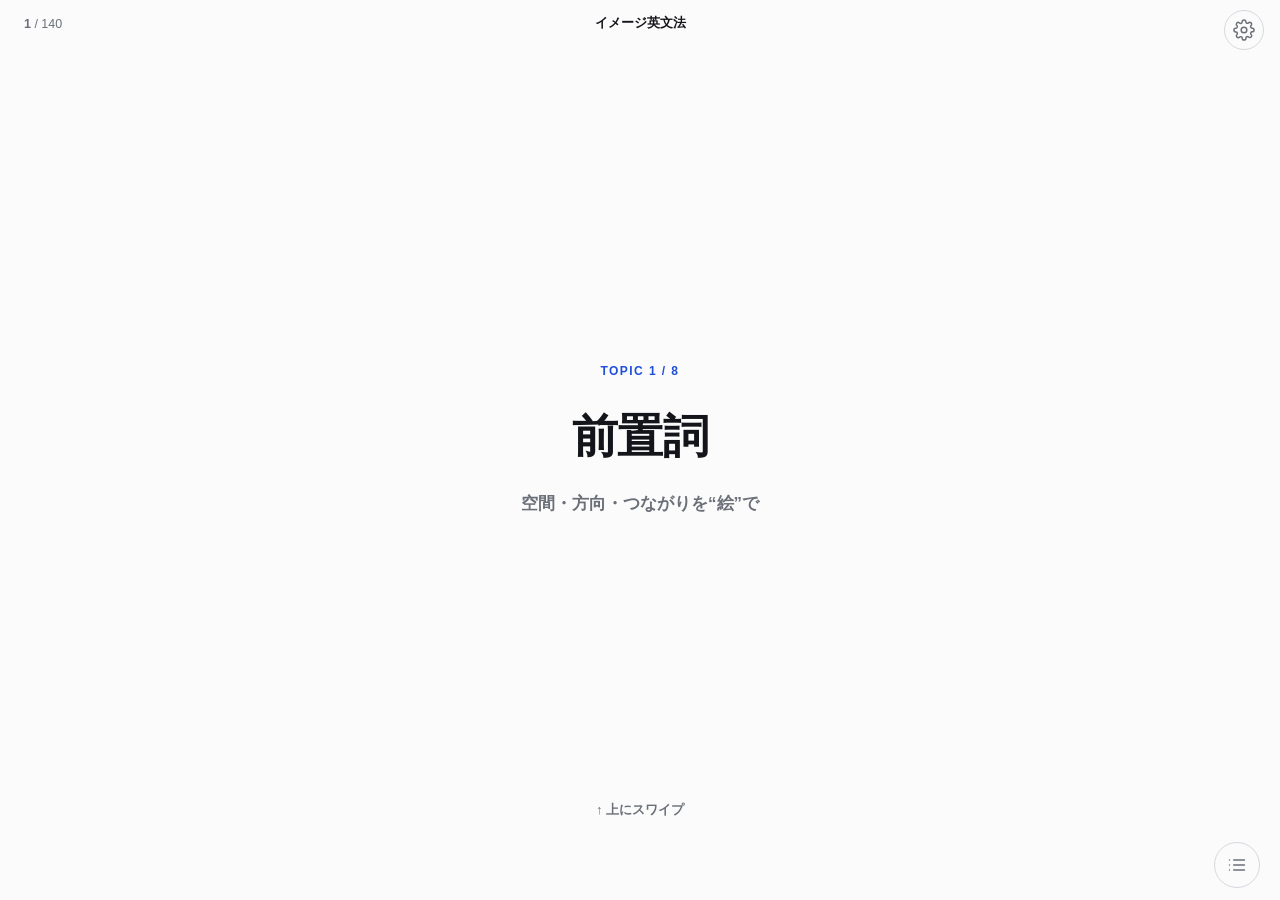
<file: grammar-swipe.html>
<!doctype html>
<html lang="ja"><head><meta charset="utf-8">
<meta name="viewport" content="width=device-width, initial-scale=1, viewport-fit=cover">
<title>イメージ英文法</title>
<style>
  :root{
    /* 端の余白。ブラウザは env() がそのまま効く。アプリ(WKWebView)は env() が常に0を返すので、
       Flutter 側が実測値で上書きする(main.dart の _applyInsets) */
    --sat:env(safe-area-inset-top); --sab:env(safe-area-inset-bottom);
    --bg:#ffffff; --ink:#14161a; --muted:#5f6773;
    --line:#edeff2; --line2:#c4cad3; --accent:#2f6df6; --accent-soft:#eaf1ff;
    --maxw:760px;
  }
  @media (prefers-color-scheme:dark){
    :root{ --bg:#0f1113; --ink:#eef0f2; --muted:#9aa2ad;
      --line:#20242a; --line2:#3a4048; --accent:#6b9bff; --accent-soft:#18202e; }
  }
  :root[data-theme="dark"]{ --bg:#0f1113; --ink:#eef0f2; --muted:#9aa2ad;
    --line:#20242a; --line2:#3a4048; --accent:#6b9bff; --accent-soft:#18202e; }
  :root[data-theme="light"]{ --bg:#ffffff; --ink:#14161a; --muted:#5f6773;
    --line:#edeff2; --line2:#c4cad3; --accent:#2f6df6; --accent-soft:#eaf1ff; }

  *{box-sizing:border-box}
  body{margin:0;background:var(--bg);color:var(--ink);
    font-family:-apple-system,"SF Pro Text",system-ui,"Hiragino Sans","Hiragino Kaku Gothic ProN","Noto Sans JP",sans-serif;
    line-height:1.75;-webkit-font-smoothing:antialiased;text-rendering:optimizeLegibility}
  .wrap{max-width:var(--maxw);margin:0 auto;padding:0 22px}

  header{padding:78px 0 30px}
  .eyebrow{font-size:12.5px;letter-spacing:.16em;text-transform:uppercase;color:var(--muted);font-weight:600}
  h1{font-size:clamp(30px,7vw,46px);line-height:1.18;letter-spacing:-.02em;margin:16px 0 0;text-wrap:balance;font-weight:800}
  h1 em{font-style:normal;color:var(--accent)}
  .lede{font-size:17px;color:var(--muted);margin:20px 0 0;max-width:60ch}

  .intro{border-top:1px solid var(--line);border-bottom:1px solid var(--line);padding:30px 0;margin:36px 0 8px}
  .intro p{margin:0 0 14px;font-size:16px}
  .intro p:last-child{margin-bottom:0}
  .intro b{color:var(--ink);font-weight:700}

  .group{margin:54px 0 0}
  .group-h{display:flex;align-items:baseline;gap:12px;margin:0 0 6px}
  .group-n{font-size:13px;font-weight:700;color:var(--accent);letter-spacing:.02em}
  .group-t{font-size:19px;font-weight:800;letter-spacing:-.01em}
  .group-d{color:var(--muted);font-size:14.5px;margin:0 0 20px}

  .card{border:1px solid var(--line);border-radius:16px;padding:24px 22px;margin:16px 0}
  .dia{width:100%;max-width:330px;height:auto;display:block;margin:2px auto 18px}
  .word{display:flex;align-items:baseline;gap:12px;flex-wrap:wrap}
  .word .en{font-size:30px;font-weight:800;letter-spacing:-.01em}
  .word .jp{font-size:14px;color:var(--muted);font-weight:600}
  .img-line{font-size:17px;font-weight:700;margin:10px 0 0}
  .img-line .hi{color:var(--accent)}
  .desc{font-size:15.5px;color:var(--muted);margin:8px 0 0}
  .ex{margin:16px 0 0;padding:12px 16px;border-left:3px solid var(--line2);background:transparent}
  .ex .s{font-size:16px;font-weight:600}
  .ex .s u{text-decoration:none;color:var(--accent);border-bottom:2px solid var(--accent)}
  .ex .t{font-size:14px;color:var(--muted);margin-top:2px}

  .vs{border:1px solid var(--line2);border-radius:14px;padding:20px 22px;margin:20px 0}
  .vs-h{font-size:14px;font-weight:700;color:var(--accent);margin:0 0 12px;letter-spacing:.02em}
  .vs-row{display:flex;gap:14px;flex-wrap:wrap}
  .vs-col{flex:1 1 220px}
  .vs-col .k{font-weight:800;font-size:15px}
  .vs-col .v{font-size:14.5px;color:var(--muted);margin-top:3px}
  .vs-col .v em{font-style:normal;color:var(--ink);font-weight:600}

  .close{margin:64px 0 0;border-top:1px solid var(--line);padding:34px 0 0}
  .close h2{font-size:22px;font-weight:800;letter-spacing:-.01em;margin:0 0 14px;text-wrap:balance}
  .close p{font-size:16px;margin:0 0 14px;color:var(--ink)}
  .close .step{display:flex;gap:12px;align-items:flex-start;margin:12px 0;color:var(--muted);font-size:15.5px}
  .close .step b{color:var(--ink)}
  .close .num{flex:0 0 auto;width:24px;height:24px;border-radius:50%;border:1.5px solid var(--line2);
    display:flex;align-items:center;justify-content:center;font-size:12.5px;font-weight:700;color:var(--ink);margin-top:3px}

  .src{margin:52px 0 90px;padding-top:22px;border-top:1px solid var(--line);color:var(--muted);font-size:13.5px}
  .src a{color:var(--accent);text-decoration:none}
  .src a:hover{text-decoration:underline}

  /* 腕試し(空欄うめクイズ) */
  .quiz{margin:60px 0 0;border-top:1px solid var(--line);padding:34px 0 0}
  #quizBody{margin-top:6px}
  .qprog{font-size:12.5px;color:var(--muted);font-weight:700;letter-spacing:.03em;margin:0 0 12px}
  .qscore{font-size:15px;font-weight:800;color:var(--ink);margin:0 0 18px}
  .qscore b{color:var(--accent)}
  .qgroup{font-size:13px;font-weight:700;color:var(--muted);letter-spacing:.02em;margin:30px 0 12px}
  .qnum{font-size:12px;font-weight:700;color:var(--muted);letter-spacing:.05em;margin:0 0 9px}
  .qcard{border:1px solid var(--line2);border-radius:14px;padding:22px;margin:0 0 14px}
  .qsent{font-size:22px;font-weight:700;letter-spacing:-.01em;line-height:1.55}
  .qblank{display:inline-block;min-width:2.6em;text-align:center;color:var(--accent);border-bottom:2px solid var(--accent);line-height:1}
  .qjp{font-size:14px;color:var(--muted);margin:11px 0 0}
  .qopts{display:flex;flex-wrap:wrap;gap:10px;margin:20px 0 0}
  .qopt{border:1px solid var(--line2);border-radius:10px;padding:11px 20px;font-size:16px;font-weight:700;color:var(--ink);background:none;cursor:pointer;font-family:inherit;transition:border-color .12s,color .12s}
  .qopt:hover:not(:disabled){border-color:var(--accent)}
  .qopt:disabled{cursor:default}
  .qopt.ok{border-color:var(--accent);color:var(--accent)}
  .qopt.ng{border-color:#e5484d;color:#e5484d}
  .qfb{margin:18px 0 0;font-size:15px;line-height:1.7;display:none}
  .qfb.show{display:block}
  .qfb .v{font-weight:800}
  .qfb .v.ok{color:var(--accent)}
  .qfb .v.ng{color:#e5484d}
  .qfb .e{color:var(--ink);margin-top:4px}
  .qdia{margin:14px 0 2px;display:flex;justify-content:center}
  .qdia svg{max-width:180px;height:auto}
  .qnext{margin:20px 0 0;border:0;background:var(--ink);color:var(--bg);font-weight:700;font-size:15px;padding:11px 24px;border-radius:10px;cursor:pointer;font-family:inherit}
  .qnext:active{opacity:.85}
  .qend{border:1px solid var(--line2);border-radius:14px;padding:30px 22px;text-align:center}
  .qend .sc{font-size:34px;font-weight:800;letter-spacing:-.01em}
  .qend .sc b{color:var(--accent)}
  .qend .msg{color:var(--muted);font-size:15px;margin:8px 0 22px;line-height:1.7}
  .qend .again{border:1px solid var(--line2);background:none;color:var(--ink);font-weight:700;font-size:15px;padding:11px 24px;border-radius:10px;cursor:pointer;font-family:inherit}
  .qend .again:active{background:var(--line)}

  /* SVG共通 */
  .s-line{stroke:var(--line2);stroke-width:2;fill:none;stroke-linecap:round;stroke-linejoin:round}
  .s-faint{stroke:var(--line);stroke-width:1.5;fill:none}
  .s-acc{stroke:var(--accent);stroke-width:2.6;fill:none;stroke-linecap:round;stroke-linejoin:round}
  .s-acc-d{stroke:var(--line2);stroke-width:2;fill:none;stroke-dasharray:5 6;stroke-linecap:round}
  .f-acc{fill:var(--accent)}
  .f-bg{fill:var(--bg)}
  .f-dot{fill:var(--line2)}
  .t-lbl{fill:var(--muted);font-size:12px;font-weight:600;
    font-family:-apple-system,system-ui,"Hiragino Sans","Noto Sans JP",sans-serif}
  .t-acc{fill:var(--accent);font-size:12px;font-weight:700;
    font-family:-apple-system,system-ui,"Hiragino Sans","Noto Sans JP",sans-serif}

  @media (min-width:620px){
    .card{display:grid;grid-template-columns:300px 1fr;gap:26px;align-items:center;padding:26px}
    .dia{margin:0}
    .card-body{min-width:0}
  }

  /* アプリと同一トークンに合わせる */
  :root{ --ink:#14151a; --sub:#6b7078; --muted:#6b7078; --faint:#b9bcc2; --line:#eaebee; --line2:#d6d8dd; --accent:#1f4fd8; --bg:#fbfbfc; --hover:#f2f3f5 }
  @media (prefers-color-scheme:dark){ :root{ --ink:#e9ebf0; --sub:#8b9099; --muted:#8b9099; --faint:#4b4f59; --line:#22242c; --line2:#33363f; --accent:#8aa6ff; --bg:#0f1013; --hover:#191b20 } }
  :root[data-theme="dark"]{ --ink:#e9ebf0; --sub:#8b9099; --muted:#8b9099; --faint:#4b4f59; --line:#22242c; --line2:#33363f; --accent:#8aa6ff; --bg:#0f1013; --hover:#191b20 }
  :root[data-theme="light"]{ --ink:#14151a; --sub:#6b7078; --muted:#6b7078; --faint:#b9bcc2; --line:#eaebee; --line2:#d6d8dd; --accent:#1f4fd8; --bg:#fbfbfc; --hover:#f2f3f5 }
  html,body{height:100%}
  body{overflow:hidden;font-family:"Inter",-apple-system,BlinkMacSystemFont,sans-serif}
  /* アプリと同じchrome */
  .head{position:fixed;top:calc(var(--sat) + 12px);left:0;right:0;padding:0 64px;display:flex;justify-content:center;align-items:center;z-index:20}
  .htitle{text-align:center;font-size:13px;color:var(--ink);font-weight:600}
  .topgear{position:fixed;top:calc(var(--sat) + 10px);right:16px;z-index:22;border:1px solid var(--line2);background:var(--bg);color:var(--sub);width:40px;height:40px;border-radius:50%;cursor:pointer;display:flex;align-items:center;justify-content:center;padding:0}
  .topgear svg{width:22px;height:22px;display:block}
  .lnav{position:fixed;left:0;right:0;bottom:0;z-index:20;display:grid;grid-template-columns:1fr auto 1fr;align-items:center;padding:10px 20px calc(var(--sab) + 12px);background:var(--bg)}
  .lnav .home{grid-column:3;justify-self:end;width:46px;height:46px;padding:0;border-radius:50%;border:1px solid var(--line2);background:var(--bg);color:var(--sub);display:flex;align-items:center;justify-content:center;cursor:pointer;-webkit-tap-highlight-color:transparent}
  .lnav .home:active{background:var(--hover)}
  .lnav .home svg{width:20px;height:20px;display:block}
  .lpop{position:fixed;top:calc(var(--sat) + 56px);right:16px;z-index:23;width:min(260px,80vw);border:1px solid var(--line2);background:var(--bg);border-radius:14px;padding:15px 17px;opacity:0;transform:translateY(-6px);pointer-events:none;transition:.15s;font-size:13px;color:var(--sub);line-height:1.75}
  .lpop.on{opacity:1;transform:none;pointer-events:auto}
  .lpop a{color:var(--accent);text-decoration:none}
  #feed{height:100dvh;overflow-y:scroll;scroll-snap-type:y mandatory;-webkit-overflow-scrolling:touch;scrollbar-width:none}
  #feed::-webkit-scrollbar{display:none}
  .scard{height:100dvh;scroll-snap-align:start;scroll-snap-stop:always;display:flex;flex-direction:column;justify-content:center;align-items:center;position:relative;padding:64px 24px 84px}
  .plabel{position:absolute;top:calc(var(--sat) + 14px);left:24px;font-size:12.5px;color:var(--sub);font-weight:500;font-variant-numeric:tabular-nums}
  .sc-in{width:100%;max-width:460px;text-align:center}
  .sdia{margin:0 auto 8px;max-width:330px}
  .sdia svg{width:100%;height:auto}
  .sword{display:flex;align-items:baseline;justify-content:center;gap:12px;margin-top:4px}
  .sword .en{font-size:42px;font-weight:800;letter-spacing:-.01em}
  .sword .role{font-size:14px;color:var(--muted);font-weight:600}
  .simg{font-size:18px;font-weight:700;margin:12px 0 0}
  .sex{margin:22px auto 0;max-width:380px}
  .sex .s{font-size:18px;font-weight:600}
  .sex .s .hl{color:var(--accent);font-weight:800}
  .sex .t{font-size:14px;color:var(--muted);margin-top:4px}
  .shint{position:absolute;bottom:calc(var(--sab) + 78px);left:0;right:0;text-align:center;color:var(--muted);font-size:13px;font-weight:600;animation:bob 1.8s ease-in-out infinite}
  .div .dnum{font-size:12px;font-weight:800;letter-spacing:.12em;color:var(--accent);text-transform:uppercase;margin:0 0 14px}
  .div .dttl{font-size:46px;font-weight:800;letter-spacing:-.02em}
  .div .dsub{font-size:17px;color:var(--muted);margin:12px 0 0;font-weight:600}
  .qtag{font-size:12px;font-weight:800;letter-spacing:.08em;color:var(--accent);text-transform:uppercase;margin:0 0 14px}
  .qs{font-size:24px;font-weight:800;line-height:1.5;letter-spacing:-.01em}
  .qbk{display:inline-block;width:1.9em;border-bottom:2.5px solid var(--accent);margin:0 6px;vertical-align:1px}
  .qj{font-size:14px;color:var(--muted);margin:12px 0 0}
  .qo{display:flex;flex-wrap:wrap;justify-content:center;gap:10px;margin:24px 0 0}
  .qb{border:1px solid var(--line2);background:none;color:var(--ink);font-family:inherit;font-weight:800;font-size:18px;padding:12px 22px;border-radius:12px;cursor:pointer;-webkit-tap-highlight-color:transparent}
  .qb.ok{border-color:var(--accent);color:var(--accent)}
  .qb.ng{border-color:#e5484d;color:#e5484d}
  .qf{margin:22px 0 0;display:none}
  .qf.show{display:block}
  .qf .v{font-weight:800;font-size:16px}
  .qf .v.ok{color:var(--accent)} .qf .v.ng{color:#e5484d}
  .qf .e{font-size:15px;color:var(--ink);margin-top:6px;line-height:1.7}
  .qf .qd{margin:12px auto 0;max-width:170px}
  .qf .qd svg{width:100%;height:auto}
  .res .num{font-size:40px;font-weight:800;letter-spacing:-.02em}
  .res .num b{color:var(--accent)}
  .res .msg{color:var(--muted);font-size:15px;margin:8px 0 0;line-height:1.7}
</style></head><body>
<div class="head"><div class="htitle">イメージ英文法</div></div>
<button class="topgear" id="lgear" aria-label="この教材について"><svg viewBox="0 0 24 24" fill="none" stroke="currentColor" stroke-width="1.6" stroke-linecap="round" stroke-linejoin="round"><circle cx="12" cy="12" r="3.1"/><path d="M19.4 15a1.65 1.65 0 0 0 .33 1.82l.06.06a2 2 0 1 1-2.83 2.83l-.06-.06a1.65 1.65 0 0 0-1.82-.33 1.65 1.65 0 0 0-1 1.51V21a2 2 0 0 1-4 0v-.09A1.65 1.65 0 0 0 9 19.4a1.65 1.65 0 0 0-1.82.33l-.06.06a2 2 0 1 1-2.83-2.83l.06-.06a1.65 1.65 0 0 0 .33-1.82 1.65 1.65 0 0 0-1.51-1H3a2 2 0 0 1 0-4h.09A1.65 1.65 0 0 0 4.6 9a1.65 1.65 0 0 0-.33-1.82l-.06-.06a2 2 0 1 1 2.83-2.83l.06.06a1.65 1.65 0 0 0 1.82.33H9a1.65 1.65 0 0 0 1-1.51V3a2 2 0 0 1 4 0v.09a1.65 1.65 0 0 0 1 1.51 1.65 1.65 0 0 0 1.82-.33l.06-.06a2 2 0 1 1 2.83 2.83l-.06.06a1.65 1.65 0 0 0-.33 1.82V9a1.65 1.65 0 0 0 1.51 1H21a2 2 0 0 1 0 4h-.09a1.65 1.65 0 0 0-1.51 1z"/></svg></button>
<div class="lpop" id="lpop">前置詞・冠詞などを“絵（イメージ）”で覚える教材です。<br>出典: YouTube「サイモンのイキれる英語教室」のコアイメージ解説にインスパイア。</div>
<div id="feed"></div>
<nav class="lnav"><button class="home" id="lhome" aria-label="一覧にもどる"><svg viewBox="0 0 24 24" fill="none" stroke="currentColor" stroke-width="1.7" stroke-linecap="round" stroke-linejoin="round"><line x1="8" y1="6" x2="21" y2="6"/><line x1="8" y1="12" x2="21" y2="12"/><line x1="8" y1="18" x2="21" y2="18"/><line x1="3" y1="6" x2="3.01" y2="6"/><line x1="3" y1="12" x2="3.01" y2="12"/><line x1="3" y1="18" x2="3.01" y2="18"/></svg></button></nav>
<script>
var TOPICS=[{"id": "prepositions", "label": "前置詞", "concepts": [{"en": "at", "role": "点でとらえる", "image": "地図の上の、たった1つの地点", "ex": "I'm at the station.", "exj": "駅（という地点）にいる", "dia": "<svg class=\"dia\" viewBox=\"0 0 320 180\" role=\"img\" aria-label=\"地図の上に立つピン。広さに関係なく一点を指す\">\n        <polygon points=\"46,150 196,150 274,78 124,78\" class=\"s-line\"/>\n        <line x1=\"90\" y1=\"150\" x2=\"168\" y2=\"78\" class=\"s-faint\"/>\n        <line x1=\"140\" y1=\"150\" x2=\"218\" y2=\"78\" class=\"s-faint\"/>\n        <line x1=\"82\" y1=\"126\" x2=\"232\" y2=\"126\" class=\"s-faint\"/>\n        <path d=\"M196 60c-13 0-23 10-23 23 0 16 23 34 23 34s23-18 23-34c0-13-10-23-23-23z\" class=\"f-acc\"/>\n        <circle cx=\"196\" cy=\"83\" r=\"8\" class=\"f-bg\"/>\n        <text x=\"160\" y=\"171\" text-anchor=\"middle\" class=\"t-lbl\">巨大な駅でも“点”</text>\n      </svg>"}, {"en": "in", "role": "囲まれる", "image": "3Dの空間に、すっぽり囲まれている", "ex": "I'm in the building.", "exj": "建物の中（に囲まれている）", "dia": "<svg class=\"dia\" viewBox=\"0 0 320 180\" role=\"img\" aria-label=\"立体の箱の中にすっぽり入っている点\">\n        <polygon points=\"120,150 210,150 210,86 120,86\" class=\"s-line\"/>\n        <polygon points=\"120,86 158,58 248,58 210,86\" class=\"s-line\"/>\n        <polygon points=\"210,86 248,58 248,122 210,150\" class=\"s-line\"/>\n        <circle cx=\"165\" cy=\"120\" r=\"8\" class=\"f-acc\"/>\n        <text x=\"160\" y=\"172\" text-anchor=\"middle\" class=\"t-lbl\">壁と天井の“中”に入る</text>\n      </svg>"}, {"en": "on", "role": "接触・くっつく", "image": "「上」じゃない。くっついている", "ex": "A picture on the wall.", "exj": "壁にくっついた絵", "dia": "<svg class=\"dia\" viewBox=\"0 0 320 180\" role=\"img\" aria-label=\"面にくっついている。上でも下でも接触していればon\">\n        <line x1=\"60\" y1=\"118\" x2=\"260\" y2=\"118\" class=\"s-line\"/>\n        <rect x=\"96\" y=\"92\" width=\"46\" height=\"26\" rx=\"3\" class=\"s-line\"/>\n        <line x1=\"96\" y1=\"118\" x2=\"142\" y2=\"118\" class=\"s-acc\"/>\n        <line x1=\"60\" y1=\"58\" x2=\"260\" y2=\"58\" class=\"s-line\"/>\n        <rect x=\"186\" y=\"58\" width=\"40\" height=\"24\" rx=\"3\" class=\"s-line\"/>\n        <line x1=\"186\" y1=\"58\" x2=\"226\" y2=\"58\" class=\"s-acc\"/>\n        <text x=\"88\" y=\"140\" class=\"t-acc\">接触</text>\n        <text x=\"150\" y=\"50\" class=\"t-acc\">天井の裏でも接触</text>\n      </svg>"}, {"en": "to", "role": "到達する", "image": "矢印が相手に届いて、くっつく", "ex": "I went to the supermarket.", "exj": "スーパーに着いた", "dia": "<svg class=\"dia\" viewBox=\"0 0 320 180\" role=\"img\" aria-label=\"矢印が相手に到達して接触している\">\n        <circle cx=\"58\" cy=\"94\" r=\"7\" class=\"f-dot\"/>\n        <line x1=\"72\" y1=\"94\" x2=\"232\" y2=\"94\" class=\"s-acc\"/>\n        <polyline points=\"222,85 234,94 222,103\" class=\"s-acc\"/>\n        <circle cx=\"248\" cy=\"94\" r=\"10\" class=\"f-acc\"/>\n        <text x=\"42\" y=\"124\" class=\"t-lbl\">出発</text>\n        <text x=\"228\" y=\"124\" class=\"t-acc\">到達（接触）</text>\n      </svg>"}, {"en": "for", "role": "向いているだけ", "image": "矢印は向いているだけ。届いたかは別", "ex": "I left for the supermarket.", "exj": "向かった（着いたかは不明）", "dia": "<svg class=\"dia\" viewBox=\"0 0 320 180\" role=\"img\" aria-label=\"矢印は向いているだけで相手に届いていない\">\n        <circle cx=\"58\" cy=\"94\" r=\"7\" class=\"f-dot\"/>\n        <line x1=\"72\" y1=\"94\" x2=\"176\" y2=\"94\" class=\"s-acc\"/>\n        <polyline points=\"166,85 178,94 166,103\" class=\"s-acc\"/>\n        <line x1=\"184\" y1=\"94\" x2=\"236\" y2=\"94\" class=\"s-acc-d\"/>\n        <circle cx=\"252\" cy=\"94\" r=\"10\" class=\"s-line\"/>\n        <text x=\"42\" y=\"124\" class=\"t-lbl\">出発</text>\n        <text x=\"214\" y=\"124\" class=\"t-lbl\">着いたかは不明</text>\n      </svg>"}, {"en": "of", "role": "つながった一部", "image": "背景に全体があって、繋がっている一部", "ex": "a table made of wood", "exj": "木でできた机", "dia": "<svg class=\"dia\" viewBox=\"0 0 320 180\" role=\"img\" aria-label=\"全体とつながっている一部（部屋とドア）\">\n        <rect x=\"70\" y=\"50\" width=\"150\" height=\"96\" rx=\"6\" class=\"s-line\"/>\n        <rect x=\"212\" y=\"78\" width=\"34\" height=\"58\" rx=\"4\" class=\"s-acc\"/>\n        <circle cx=\"240\" cy=\"108\" r=\"2.4\" class=\"f-acc\"/>\n        <text x=\"120\" y=\"40\" class=\"t-lbl\">部屋（全体）</text>\n        <text x=\"228\" y=\"160\" class=\"t-acc\">ドア＝一部</text>\n      </svg>"}, {"en": "from", "role": "離れる", "image": "起点から、遠く離れていく", "ex": "Miso is made from soybeans.", "exj": "大豆から（原型が残っていない）", "dia": "<svg class=\"dia\" viewBox=\"0 0 320 180\" role=\"img\" aria-label=\"起点から離れていく矢印\">\n        <circle cx=\"64\" cy=\"128\" r=\"8\" class=\"s-line\"/>\n        <circle cx=\"64\" cy=\"128\" r=\"3\" class=\"f-dot\"/>\n        <path d=\"M78 122 C140 96 190 80 244 62\" class=\"s-acc\"/>\n        <polyline points=\"236,52 246,61 235,72\" class=\"s-acc\"/>\n        <text x=\"40\" y=\"152\" class=\"t-lbl\">起点</text>\n        <text x=\"196\" y=\"46\" class=\"t-acc\">離れていく</text>\n      </svg>"}, {"en": "with", "role": "繋がっている", "image": "「一緒に」じゃなく、繋がっている", "ex": "I argued with my friend.", "exj": "友達と言い合った", "dia": "<svg class=\"dia\" viewBox=\"0 0 320 180\" role=\"img\" aria-label=\"withは繋がり。同じ向きでも睨み合いでも繋がっていればwith\">\n        <line x1=\"70\" y1=\"86\" x2=\"128\" y2=\"86\" class=\"s-acc\"/>\n        <circle cx=\"70\" cy=\"86\" r=\"9\" class=\"s-line\"/><circle cx=\"128\" cy=\"86\" r=\"9\" class=\"s-line\"/>\n        <polyline points=\"150,78 160,86 150,94\" class=\"s-faint\" style=\"stroke:var(--line2)\"/>\n        <polyline points=\"140,78 150,86 140,94\" class=\"s-faint\" style=\"stroke:var(--line2)\"/>\n        <text x=\"66\" y=\"120\" class=\"t-lbl\">同じ方を向く＝仲良く</text>\n        <line x1=\"206\" y1=\"86\" x2=\"264\" y2=\"86\" class=\"s-acc\"/>\n        <circle cx=\"206\" cy=\"86\" r=\"9\" class=\"s-line\"/><circle cx=\"264\" cy=\"86\" r=\"9\" class=\"s-line\"/>\n        <polyline points=\"222,78 232,86 222,94\" class=\"s-acc\"/>\n        <polyline points=\"248,78 238,86 248,94\" class=\"s-acc\"/>\n        <text x=\"206\" y=\"120\" class=\"t-acc\">睨み合い＝喧嘩</text>\n      </svg>"}], "quiz": [{"pre": "I'm ", "post": " the station.", "answer": "at", "options": ["at", "in", "on"], "jp": "駅（地図上の地点）にいる", "explain": "駅は地図上の“点”。だから at。", "dia": "<svg class=\"dia\" viewBox=\"0 0 320 180\" role=\"img\" aria-label=\"地図の上に立つピン。広さに関係なく一点を指す\">\n        <polygon points=\"46,150 196,150 274,78 124,78\" class=\"s-line\"/>\n        <line x1=\"90\" y1=\"150\" x2=\"168\" y2=\"78\" class=\"s-faint\"/>\n        <line x1=\"140\" y1=\"150\" x2=\"218\" y2=\"78\" class=\"s-faint\"/>\n        <line x1=\"82\" y1=\"126\" x2=\"232\" y2=\"126\" class=\"s-faint\"/>\n        <path d=\"M196 60c-13 0-23 10-23 23 0 16 23 34 23 34s23-18 23-34c0-13-10-23-23-23z\" class=\"f-acc\"/>\n        <circle cx=\"196\" cy=\"83\" r=\"8\" class=\"f-bg\"/>\n        <text x=\"160\" y=\"171\" text-anchor=\"middle\" class=\"t-lbl\">巨大な駅でも“点”</text>\n      </svg>"}, {"pre": "A bug is ", "post": " the ceiling.", "answer": "on", "options": ["at", "in", "on"], "jp": "虫が天井にとまっている", "explain": "天井の裏でも“くっついていれば”on。上下は関係なし。", "dia": "<svg class=\"dia\" viewBox=\"0 0 320 180\" role=\"img\" aria-label=\"面にくっついている。上でも下でも接触していればon\">\n        <line x1=\"60\" y1=\"118\" x2=\"260\" y2=\"118\" class=\"s-line\"/>\n        <rect x=\"96\" y=\"92\" width=\"46\" height=\"26\" rx=\"3\" class=\"s-line\"/>\n        <line x1=\"96\" y1=\"118\" x2=\"142\" y2=\"118\" class=\"s-acc\"/>\n        <line x1=\"60\" y1=\"58\" x2=\"260\" y2=\"58\" class=\"s-line\"/>\n        <rect x=\"186\" y=\"58\" width=\"40\" height=\"24\" rx=\"3\" class=\"s-line\"/>\n        <line x1=\"186\" y1=\"58\" x2=\"226\" y2=\"58\" class=\"s-acc\"/>\n        <text x=\"88\" y=\"140\" class=\"t-acc\">接触</text>\n        <text x=\"150\" y=\"50\" class=\"t-acc\">天井の裏でも接触</text>\n      </svg>"}, {"pre": "I'm ", "post": " the meeting room now.", "answer": "in", "options": ["at", "in", "on"], "jp": "今、会議室の中にいる", "explain": "壁と天井に“囲まれた”空間の中。だから in。", "dia": "<svg class=\"dia\" viewBox=\"0 0 320 180\" role=\"img\" aria-label=\"立体の箱の中にすっぽり入っている点\">\n        <polygon points=\"120,150 210,150 210,86 120,86\" class=\"s-line\"/>\n        <polygon points=\"120,86 158,58 248,58 210,86\" class=\"s-line\"/>\n        <polygon points=\"210,86 248,58 248,122 210,150\" class=\"s-line\"/>\n        <circle cx=\"165\" cy=\"120\" r=\"8\" class=\"f-acc\"/>\n        <text x=\"160\" y=\"172\" text-anchor=\"middle\" class=\"t-lbl\">壁と天井の“中”に入る</text>\n      </svg>"}, {"pre": "I went ", "post": " the supermarket.", "answer": "to", "options": ["to", "for"], "jp": "スーパーに行って着いた", "explain": "ちゃんと“到達”したから to。", "dia": "<svg class=\"dia\" viewBox=\"0 0 320 180\" role=\"img\" aria-label=\"矢印が相手に到達して接触している\">\n        <circle cx=\"58\" cy=\"94\" r=\"7\" class=\"f-dot\"/>\n        <line x1=\"72\" y1=\"94\" x2=\"232\" y2=\"94\" class=\"s-acc\"/>\n        <polyline points=\"222,85 234,94 222,103\" class=\"s-acc\"/>\n        <circle cx=\"248\" cy=\"94\" r=\"10\" class=\"f-acc\"/>\n        <text x=\"42\" y=\"124\" class=\"t-lbl\">出発</text>\n        <text x=\"228\" y=\"124\" class=\"t-acc\">到達（接触）</text>\n      </svg>"}, {"pre": "He left ", "post": " Tokyo this morning.", "answer": "for", "options": ["to", "for"], "jp": "今朝、東京へ向けて出発した", "explain": "“向かった”だけで、着いたかは別。だから for。", "dia": "<svg class=\"dia\" viewBox=\"0 0 320 180\" role=\"img\" aria-label=\"矢印は向いているだけで相手に届いていない\">\n        <circle cx=\"58\" cy=\"94\" r=\"7\" class=\"f-dot\"/>\n        <line x1=\"72\" y1=\"94\" x2=\"176\" y2=\"94\" class=\"s-acc\"/>\n        <polyline points=\"166,85 178,94 166,103\" class=\"s-acc\"/>\n        <line x1=\"184\" y1=\"94\" x2=\"236\" y2=\"94\" class=\"s-acc-d\"/>\n        <circle cx=\"252\" cy=\"94\" r=\"10\" class=\"s-line\"/>\n        <text x=\"42\" y=\"124\" class=\"t-lbl\">出発</text>\n        <text x=\"214\" y=\"124\" class=\"t-lbl\">着いたかは不明</text>\n      </svg>"}, {"pre": "This gift is ", "post": " you.", "answer": "for", "options": ["to", "for"], "jp": "このプレゼントはあなたに", "explain": "気持ちの矢印があなたに“向いている”から for。", "dia": "<svg class=\"dia\" viewBox=\"0 0 320 180\" role=\"img\" aria-label=\"矢印は向いているだけで相手に届いていない\">\n        <circle cx=\"58\" cy=\"94\" r=\"7\" class=\"f-dot\"/>\n        <line x1=\"72\" y1=\"94\" x2=\"176\" y2=\"94\" class=\"s-acc\"/>\n        <polyline points=\"166,85 178,94 166,103\" class=\"s-acc\"/>\n        <line x1=\"184\" y1=\"94\" x2=\"236\" y2=\"94\" class=\"s-acc-d\"/>\n        <circle cx=\"252\" cy=\"94\" r=\"10\" class=\"s-line\"/>\n        <text x=\"42\" y=\"124\" class=\"t-lbl\">出発</text>\n        <text x=\"214\" y=\"124\" class=\"t-lbl\">着いたかは不明</text>\n      </svg>"}, {"pre": "This table is made ", "post": " wood.", "answer": "of", "options": ["of", "from"], "jp": "この机は木でできている", "explain": "木が“そのまま残っている”から made of。", "dia": "<svg class=\"dia\" viewBox=\"0 0 320 180\" role=\"img\" aria-label=\"全体とつながっている一部（部屋とドア）\">\n        <rect x=\"70\" y=\"50\" width=\"150\" height=\"96\" rx=\"6\" class=\"s-line\"/>\n        <rect x=\"212\" y=\"78\" width=\"34\" height=\"58\" rx=\"4\" class=\"s-acc\"/>\n        <circle cx=\"240\" cy=\"108\" r=\"2.4\" class=\"f-acc\"/>\n        <text x=\"120\" y=\"40\" class=\"t-lbl\">部屋（全体）</text>\n        <text x=\"228\" y=\"160\" class=\"t-acc\">ドア＝一部</text>\n      </svg>"}, {"pre": "Cheese is made ", "post": " milk.", "answer": "from", "options": ["of", "from"], "jp": "チーズは牛乳から作られる", "explain": "牛乳が形を変えて“離れた”から made from。", "dia": "<svg class=\"dia\" viewBox=\"0 0 320 180\" role=\"img\" aria-label=\"起点から離れていく矢印\">\n        <circle cx=\"64\" cy=\"128\" r=\"8\" class=\"s-line\"/>\n        <circle cx=\"64\" cy=\"128\" r=\"3\" class=\"f-dot\"/>\n        <path d=\"M78 122 C140 96 190 80 244 62\" class=\"s-acc\"/>\n        <polyline points=\"236,52 246,61 235,72\" class=\"s-acc\"/>\n        <text x=\"40\" y=\"152\" class=\"t-lbl\">起点</text>\n        <text x=\"196\" y=\"46\" class=\"t-acc\">離れていく</text>\n      </svg>"}, {"pre": "The handle ", "post": " this door is broken.", "answer": "of", "options": ["of", "to", "from"], "jp": "このドアの取っ手が壊れている", "explain": "取っ手はドアの“一部＝繋がっている”から of。", "dia": "<svg class=\"dia\" viewBox=\"0 0 320 180\" role=\"img\" aria-label=\"全体とつながっている一部（部屋とドア）\">\n        <rect x=\"70\" y=\"50\" width=\"150\" height=\"96\" rx=\"6\" class=\"s-line\"/>\n        <rect x=\"212\" y=\"78\" width=\"34\" height=\"58\" rx=\"4\" class=\"s-acc\"/>\n        <circle cx=\"240\" cy=\"108\" r=\"2.4\" class=\"f-acc\"/>\n        <text x=\"120\" y=\"40\" class=\"t-lbl\">部屋（全体）</text>\n        <text x=\"228\" y=\"160\" class=\"t-acc\">ドア＝一部</text>\n      </svg>"}, {"pre": "I moved to Osaka ", "post": " Tokyo.", "answer": "from", "options": ["from", "of", "to"], "jp": "東京から大阪へ引っ越した", "explain": "東京という起点から“離れた”から from。", "dia": "<svg class=\"dia\" viewBox=\"0 0 320 180\" role=\"img\" aria-label=\"起点から離れていく矢印\">\n        <circle cx=\"64\" cy=\"128\" r=\"8\" class=\"s-line\"/>\n        <circle cx=\"64\" cy=\"128\" r=\"3\" class=\"f-dot\"/>\n        <path d=\"M78 122 C140 96 190 80 244 62\" class=\"s-acc\"/>\n        <polyline points=\"236,52 246,61 235,72\" class=\"s-acc\"/>\n        <text x=\"40\" y=\"152\" class=\"t-lbl\">起点</text>\n        <text x=\"196\" y=\"46\" class=\"t-acc\">離れていく</text>\n      </svg>"}, {"pre": "I argued ", "post": " my boss.", "answer": "with", "options": ["with", "to", "for"], "jp": "上司と言い合いになった", "explain": "怒りの視線で“繋がった”＝口論。だから with。", "dia": "<svg class=\"dia\" viewBox=\"0 0 320 180\" role=\"img\" aria-label=\"withは繋がり。同じ向きでも睨み合いでも繋がっていればwith\">\n        <line x1=\"70\" y1=\"86\" x2=\"128\" y2=\"86\" class=\"s-acc\"/>\n        <circle cx=\"70\" cy=\"86\" r=\"9\" class=\"s-line\"/><circle cx=\"128\" cy=\"86\" r=\"9\" class=\"s-line\"/>\n        <polyline points=\"150,78 160,86 150,94\" class=\"s-faint\" style=\"stroke:var(--line2)\"/>\n        <polyline points=\"140,78 150,86 140,94\" class=\"s-faint\" style=\"stroke:var(--line2)\"/>\n        <text x=\"66\" y=\"120\" class=\"t-lbl\">同じ方を向く＝仲良く</text>\n        <line x1=\"206\" y1=\"86\" x2=\"264\" y2=\"86\" class=\"s-acc\"/>\n        <circle cx=\"206\" cy=\"86\" r=\"9\" class=\"s-line\"/><circle cx=\"264\" cy=\"86\" r=\"9\" class=\"s-line\"/>\n        <polyline points=\"222,78 232,86 222,94\" class=\"s-acc\"/>\n        <polyline points=\"248,78 238,86 248,94\" class=\"s-acc\"/>\n        <text x=\"206\" y=\"120\" class=\"t-acc\">睨み合い＝喧嘩</text>\n      </svg>"}, {"pre": "She cut the cake ", "post": " a knife.", "answer": "with", "options": ["with", "by", "of"], "jp": "ナイフでケーキを切った", "explain": "自分と道具が“繋がっている”から with。", "dia": "<svg class=\"dia\" viewBox=\"0 0 320 180\" role=\"img\" aria-label=\"withは繋がり。同じ向きでも睨み合いでも繋がっていればwith\">\n        <line x1=\"70\" y1=\"86\" x2=\"128\" y2=\"86\" class=\"s-acc\"/>\n        <circle cx=\"70\" cy=\"86\" r=\"9\" class=\"s-line\"/><circle cx=\"128\" cy=\"86\" r=\"9\" class=\"s-line\"/>\n        <polyline points=\"150,78 160,86 150,94\" class=\"s-faint\" style=\"stroke:var(--line2)\"/>\n        <polyline points=\"140,78 150,86 140,94\" class=\"s-faint\" style=\"stroke:var(--line2)\"/>\n        <text x=\"66\" y=\"120\" class=\"t-lbl\">同じ方を向く＝仲良く</text>\n        <line x1=\"206\" y1=\"86\" x2=\"264\" y2=\"86\" class=\"s-acc\"/>\n        <circle cx=\"206\" cy=\"86\" r=\"9\" class=\"s-line\"/><circle cx=\"264\" cy=\"86\" r=\"9\" class=\"s-line\"/>\n        <polyline points=\"222,78 232,86 222,94\" class=\"s-acc\"/>\n        <polyline points=\"248,78 238,86 248,94\" class=\"s-acc\"/>\n        <text x=\"206\" y=\"120\" class=\"t-acc\">睨み合い＝喧嘩</text>\n      </svg>"}, {"pre": "See you ", "post": " Monday.", "answer": "on", "options": ["on", "at", "in"], "jp": "また月曜にね", "explain": "曜日は“その日にくっつく”感じ。だから on Monday。", "dia": "<svg class=\"dia\" viewBox=\"0 0 320 180\" role=\"img\" aria-label=\"面にくっついている。上でも下でも接触していればon\">\n        <line x1=\"60\" y1=\"118\" x2=\"260\" y2=\"118\" class=\"s-line\"/>\n        <rect x=\"96\" y=\"92\" width=\"46\" height=\"26\" rx=\"3\" class=\"s-line\"/>\n        <line x1=\"96\" y1=\"118\" x2=\"142\" y2=\"118\" class=\"s-acc\"/>\n        <line x1=\"60\" y1=\"58\" x2=\"260\" y2=\"58\" class=\"s-line\"/>\n        <rect x=\"186\" y=\"58\" width=\"40\" height=\"24\" rx=\"3\" class=\"s-line\"/>\n        <line x1=\"186\" y1=\"58\" x2=\"226\" y2=\"58\" class=\"s-acc\"/>\n        <text x=\"88\" y=\"140\" class=\"t-acc\">接触</text>\n        <text x=\"150\" y=\"50\" class=\"t-acc\">天井の裏でも接触</text>\n      </svg>"}, {"pre": "I get up ", "post": " the morning.", "answer": "in", "options": ["in", "on", "at"], "jp": "朝に起きる", "explain": "朝という時間の“中”にいる感じ。だから in the morning。", "dia": "<svg class=\"dia\" viewBox=\"0 0 320 180\" role=\"img\" aria-label=\"立体の箱の中にすっぽり入っている点\">\n        <polygon points=\"120,150 210,150 210,86 120,86\" class=\"s-line\"/>\n        <polygon points=\"120,86 158,58 248,58 210,86\" class=\"s-line\"/>\n        <polygon points=\"210,86 248,58 248,122 210,150\" class=\"s-line\"/>\n        <circle cx=\"165\" cy=\"120\" r=\"8\" class=\"f-acc\"/>\n        <text x=\"160\" y=\"172\" text-anchor=\"middle\" class=\"t-lbl\">壁と天井の“中”に入る</text>\n      </svg>"}, {"pre": "The shop closes ", "post": " night.", "answer": "at", "options": ["at", "in", "on"], "jp": "その店は夜に閉まる", "explain": "夜は時の“一点”ととらえて at night。※朝・昼・夕方は“時間の中にいる”感じなので in（in the morning / in the evening）。night だけが at になる例外と覚えると◎。", "dia": "<svg class=\"dia\" viewBox=\"0 0 320 180\" role=\"img\" aria-label=\"地図の上に立つピン。広さに関係なく一点を指す\">\n        <polygon points=\"46,150 196,150 274,78 124,78\" class=\"s-line\"/>\n        <line x1=\"90\" y1=\"150\" x2=\"168\" y2=\"78\" class=\"s-faint\"/>\n        <line x1=\"140\" y1=\"150\" x2=\"218\" y2=\"78\" class=\"s-faint\"/>\n        <line x1=\"82\" y1=\"126\" x2=\"232\" y2=\"126\" class=\"s-faint\"/>\n        <path d=\"M196 60c-13 0-23 10-23 23 0 16 23 34 23 34s23-18 23-34c0-13-10-23-23-23z\" class=\"f-acc\"/>\n        <circle cx=\"196\" cy=\"83\" r=\"8\" class=\"f-bg\"/>\n        <text x=\"160\" y=\"171\" text-anchor=\"middle\" class=\"t-lbl\">巨大な駅でも“点”</text>\n      </svg>"}, {"pre": "I'll be back ", "post": " ten minutes.", "answer": "in", "options": ["in", "for", "after"], "jp": "10分で戻るね", "explain": "「今から〜後」は in。「10分間ずっと」なら for。日本語につられて after にしないでね。", "dia": "<svg class=\"dia\" viewBox=\"0 0 320 180\" role=\"img\" aria-label=\"立体の箱の中にすっぽり入っている点\">\n        <polygon points=\"120,150 210,150 210,86 120,86\" class=\"s-line\"/>\n        <polygon points=\"120,86 158,58 248,58 210,86\" class=\"s-line\"/>\n        <polygon points=\"210,86 248,58 248,122 210,150\" class=\"s-line\"/>\n        <circle cx=\"165\" cy=\"120\" r=\"8\" class=\"f-acc\"/>\n        <text x=\"160\" y=\"172\" text-anchor=\"middle\" class=\"t-lbl\">壁と天井の“中”に入る</text>\n      </svg>"}, {"pre": "She is good ", "post": " tennis.", "answer": "at", "options": ["at", "in", "on"], "jp": "彼女はテニスが上手", "explain": "「一点にねらいを定める」at。的に当たっている感じ。", "dia": "<svg class=\"dia\" viewBox=\"0 0 320 180\" role=\"img\" aria-label=\"地図の上に立つピン。広さに関係なく一点を指す\">\n        <polygon points=\"46,150 196,150 274,78 124,78\" class=\"s-line\"/>\n        <line x1=\"90\" y1=\"150\" x2=\"168\" y2=\"78\" class=\"s-faint\"/>\n        <line x1=\"140\" y1=\"150\" x2=\"218\" y2=\"78\" class=\"s-faint\"/>\n        <line x1=\"82\" y1=\"126\" x2=\"232\" y2=\"126\" class=\"s-faint\"/>\n        <path d=\"M196 60c-13 0-23 10-23 23 0 16 23 34 23 34s23-18 23-34c0-13-10-23-23-23z\" class=\"f-acc\"/>\n        <circle cx=\"196\" cy=\"83\" r=\"8\" class=\"f-bg\"/>\n        <text x=\"160\" y=\"171\" text-anchor=\"middle\" class=\"t-lbl\">巨大な駅でも“点”</text>\n      </svg>"}, {"pre": "I'm interested ", "post": " music.", "answer": "in", "options": ["in", "on", "to"], "jp": "音楽に興味がある", "explain": "関心の“中に”入り込んでいる絵。だから in。", "dia": "<svg class=\"dia\" viewBox=\"0 0 320 180\" role=\"img\" aria-label=\"立体の箱の中にすっぽり入っている点\">\n        <polygon points=\"120,150 210,150 210,86 120,86\" class=\"s-line\"/>\n        <polygon points=\"120,86 158,58 248,58 210,86\" class=\"s-line\"/>\n        <polygon points=\"210,86 248,58 248,122 210,150\" class=\"s-line\"/>\n        <circle cx=\"165\" cy=\"120\" r=\"8\" class=\"f-acc\"/>\n        <text x=\"160\" y=\"172\" text-anchor=\"middle\" class=\"t-lbl\">壁と天井の“中”に入る</text>\n      </svg>"}, {"pre": "He is afraid ", "post": " dogs.", "answer": "of", "options": ["of", "from", "to"], "jp": "彼は犬がこわい", "explain": "こわい“対象”とつながっている of。", "dia": "<svg class=\"dia\" viewBox=\"0 0 320 180\" role=\"img\" aria-label=\"全体とつながっている一部（部屋とドア）\">\n        <rect x=\"70\" y=\"50\" width=\"150\" height=\"96\" rx=\"6\" class=\"s-line\"/>\n        <rect x=\"212\" y=\"78\" width=\"34\" height=\"58\" rx=\"4\" class=\"s-acc\"/>\n        <circle cx=\"240\" cy=\"108\" r=\"2.4\" class=\"f-acc\"/>\n        <text x=\"120\" y=\"40\" class=\"t-lbl\">部屋（全体）</text>\n        <text x=\"228\" y=\"160\" class=\"t-acc\">ドア＝一部</text>\n      </svg>"}, {"pre": "This is different ", "post": " that one.", "answer": "from", "options": ["from", "to", "with"], "jp": "これはあれとちがう", "explain": "別物＝“離れている”from。日本語につられて with にしないでね。", "dia": "<svg class=\"dia\" viewBox=\"0 0 320 180\" role=\"img\" aria-label=\"起点から離れていく矢印\">\n        <circle cx=\"64\" cy=\"128\" r=\"8\" class=\"s-line\"/>\n        <circle cx=\"64\" cy=\"128\" r=\"3\" class=\"f-dot\"/>\n        <path d=\"M78 122 C140 96 190 80 244 62\" class=\"s-acc\"/>\n        <polyline points=\"236,52 246,61 235,72\" class=\"s-acc\"/>\n        <text x=\"40\" y=\"152\" class=\"t-lbl\">起点</text>\n        <text x=\"196\" y=\"46\" class=\"t-acc\">離れていく</text>\n      </svg>"}, {"pre": "I'm looking forward ", "post": " seeing you.", "answer": "to", "options": ["to", "for", "with"], "jp": "会えるのを楽しみにしている", "explain": "前向きの矢印が相手へ“届く”to。look forward to はセットで覚えて。", "dia": "<svg class=\"dia\" viewBox=\"0 0 320 180\" role=\"img\" aria-label=\"矢印が相手に到達して接触している\">\n        <circle cx=\"58\" cy=\"94\" r=\"7\" class=\"f-dot\"/>\n        <line x1=\"72\" y1=\"94\" x2=\"232\" y2=\"94\" class=\"s-acc\"/>\n        <polyline points=\"222,85 234,94 222,103\" class=\"s-acc\"/>\n        <circle cx=\"248\" cy=\"94\" r=\"10\" class=\"f-acc\"/>\n        <text x=\"42\" y=\"124\" class=\"t-lbl\">出発</text>\n        <text x=\"228\" y=\"124\" class=\"t-acc\">到達（接触）</text>\n      </svg>"}, {"pre": "Please listen ", "post": " me.", "answer": "to", "options": ["to", "for", "at"], "jp": "私の話を聞いて", "explain": "声が相手へ“届く”to。listen は to とセット。", "dia": "<svg class=\"dia\" viewBox=\"0 0 320 180\" role=\"img\" aria-label=\"矢印が相手に到達して接触している\">\n        <circle cx=\"58\" cy=\"94\" r=\"7\" class=\"f-dot\"/>\n        <line x1=\"72\" y1=\"94\" x2=\"232\" y2=\"94\" class=\"s-acc\"/>\n        <polyline points=\"222,85 234,94 222,103\" class=\"s-acc\"/>\n        <circle cx=\"248\" cy=\"94\" r=\"10\" class=\"f-acc\"/>\n        <text x=\"42\" y=\"124\" class=\"t-lbl\">出発</text>\n        <text x=\"228\" y=\"124\" class=\"t-acc\">到達（接触）</text>\n      </svg>"}, {"pre": "I agree ", "post": " you.", "answer": "with", "options": ["with", "to", "for"], "jp": "あなたに賛成", "explain": "意見が“つながる”with。", "dia": "<svg class=\"dia\" viewBox=\"0 0 320 180\" role=\"img\" aria-label=\"withは繋がり。同じ向きでも睨み合いでも繋がっていればwith\">\n        <line x1=\"70\" y1=\"86\" x2=\"128\" y2=\"86\" class=\"s-acc\"/>\n        <circle cx=\"70\" cy=\"86\" r=\"9\" class=\"s-line\"/><circle cx=\"128\" cy=\"86\" r=\"9\" class=\"s-line\"/>\n        <polyline points=\"150,78 160,86 150,94\" class=\"s-faint\" style=\"stroke:var(--line2)\"/>\n        <polyline points=\"140,78 150,86 140,94\" class=\"s-faint\" style=\"stroke:var(--line2)\"/>\n        <text x=\"66\" y=\"120\" class=\"t-lbl\">同じ方を向く＝仲良く</text>\n        <line x1=\"206\" y1=\"86\" x2=\"264\" y2=\"86\" class=\"s-acc\"/>\n        <circle cx=\"206\" cy=\"86\" r=\"9\" class=\"s-line\"/><circle cx=\"264\" cy=\"86\" r=\"9\" class=\"s-line\"/>\n        <polyline points=\"222,78 232,86 222,94\" class=\"s-acc\"/>\n        <polyline points=\"248,78 238,86 248,94\" class=\"s-acc\"/>\n        <text x=\"206\" y=\"120\" class=\"t-acc\">睨み合い＝喧嘩</text>\n      </svg>"}, {"pre": "We arrived ", "post": " the airport.", "answer": "at", "options": ["at", "to", "in"], "jp": "空港に着いた", "explain": "到着した“地点”は at。arrive は to でなく at/in。", "dia": "<svg class=\"dia\" viewBox=\"0 0 320 180\" role=\"img\" aria-label=\"地図の上に立つピン。広さに関係なく一点を指す\">\n        <polygon points=\"46,150 196,150 274,78 124,78\" class=\"s-line\"/>\n        <line x1=\"90\" y1=\"150\" x2=\"168\" y2=\"78\" class=\"s-faint\"/>\n        <line x1=\"140\" y1=\"150\" x2=\"218\" y2=\"78\" class=\"s-faint\"/>\n        <line x1=\"82\" y1=\"126\" x2=\"232\" y2=\"126\" class=\"s-faint\"/>\n        <path d=\"M196 60c-13 0-23 10-23 23 0 16 23 34 23 34s23-18 23-34c0-13-10-23-23-23z\" class=\"f-acc\"/>\n        <circle cx=\"196\" cy=\"83\" r=\"8\" class=\"f-bg\"/>\n        <text x=\"160\" y=\"171\" text-anchor=\"middle\" class=\"t-lbl\">巨大な駅でも“点”</text>\n      </svg>"}]}, {"id": "basic-verbs", "label": "基本動詞", "concepts": [{"en": "get", "role": "手に入れる・変わる", "image": "動いて手に入れる／状態が変わる", "ex": "I got a present from my mom.", "exj": "ママからプレゼントをもらった（自分のところに来て手に入る絵）", "dia": "<svg class=\"dia\" viewBox=\"0 0 320 170\" role=\"img\" aria-hidden=\"true\"><rect x=\"228\" y=\"70\" width=\"28\" height=\"28\" rx=\"5\" class=\"s-line\"/><line x1=\"220\" y1=\"84\" x2=\"118\" y2=\"84\" class=\"s-acc\"/><polyline points=\"130,74 114,84 130,94\" class=\"s-acc\"/><circle cx=\"86\" cy=\"84\" r=\"15\" class=\"s-line\"/><circle cx=\"86\" cy=\"84\" r=\"4\" class=\"f-dot\"/><text x=\"160\" y=\"132\" text-anchor=\"middle\" class=\"t-acc\">自分のところに来る</text></svg>"}, {"en": "take", "role": "取って自分の側へ", "image": "手に取って自分の方へ移す・連れていく", "ex": "Take this pen.", "exj": "このペン取って（自分の手の方へ引き寄せる絵）", "dia": "<svg class=\"dia\" viewBox=\"0 0 320 170\" role=\"img\" aria-hidden=\"true\"><circle cx=\"80\" cy=\"80\" r=\"14\" class=\"s-line\"/><rect x=\"214\" y=\"66\" width=\"28\" height=\"28\" rx=\"5\" class=\"s-line\"/><path d=\"M222 100 Q150 132 100 96\" class=\"s-acc\" fill=\"none\"/><polyline points=\"110,88 96,98 112,104\" class=\"s-acc\"/><text x=\"160\" y=\"138\" text-anchor=\"middle\" class=\"t-acc\">取って自分の側へ</text></svg>"}, {"en": "put", "role": "置く", "image": "あるところにポンと置く", "ex": "Put it on the table.", "exj": "テーブルの上に置いて（ある場所にポンと置く絵）", "dia": "<svg class=\"dia\" viewBox=\"0 0 320 170\" role=\"img\" aria-hidden=\"true\"><line x1=\"86\" y1=\"120\" x2=\"234\" y2=\"120\" class=\"s-line\"/><rect x=\"142\" y=\"92\" width=\"36\" height=\"26\" rx=\"4\" class=\"s-line\"/><line x1=\"160\" y1=\"46\" x2=\"160\" y2=\"84\" class=\"s-acc\"/><polyline points=\"151,74 160,88 169,74\" class=\"s-acc\"/><text x=\"160\" y=\"146\" text-anchor=\"middle\" class=\"t-acc\">あるところに置く</text></svg>"}], "quiz": [{"pre": "I ", "post": " a present from my mom.", "answer": "got", "options": ["got", "took", "put"], "jp": "ママからプレゼントをもらった", "explain": "自分のところに来て手に入る絵。「もらう」は get ですね", "dia": "<svg class=\"dia\" viewBox=\"0 0 320 170\" role=\"img\" aria-hidden=\"true\"><rect x=\"228\" y=\"70\" width=\"28\" height=\"28\" rx=\"5\" class=\"s-line\"/><line x1=\"220\" y1=\"84\" x2=\"118\" y2=\"84\" class=\"s-acc\"/><polyline points=\"130,74 114,84 130,94\" class=\"s-acc\"/><circle cx=\"86\" cy=\"84\" r=\"15\" class=\"s-line\"/><circle cx=\"86\" cy=\"84\" r=\"4\" class=\"f-dot\"/><text x=\"160\" y=\"132\" text-anchor=\"middle\" class=\"t-acc\">自分のところに来る</text></svg>"}, {"pre": "Please ", "post": " your books on the desk.", "answer": "put", "options": ["put", "get", "take"], "jp": "机の上に本を置いてね", "explain": "あるところにポンと置く絵だから put", "dia": "<svg class=\"dia\" viewBox=\"0 0 320 170\" role=\"img\" aria-hidden=\"true\"><line x1=\"86\" y1=\"120\" x2=\"234\" y2=\"120\" class=\"s-line\"/><rect x=\"142\" y=\"92\" width=\"36\" height=\"26\" rx=\"4\" class=\"s-line\"/><line x1=\"160\" y1=\"46\" x2=\"160\" y2=\"84\" class=\"s-acc\"/><polyline points=\"151,74 160,88 169,74\" class=\"s-acc\"/><text x=\"160\" y=\"146\" text-anchor=\"middle\" class=\"t-acc\">あるところに置く</text></svg>"}, {"pre": "It ", "post": " an hour to get there.", "answer": "takes", "options": ["takes", "gets", "puts"], "jp": "そこまで1時間かかる", "explain": "時間を取っていく絵。「かかる」は take の仲間です", "dia": "<svg class=\"dia\" viewBox=\"0 0 320 170\" role=\"img\" aria-hidden=\"true\"><circle cx=\"80\" cy=\"80\" r=\"14\" class=\"s-line\"/><rect x=\"214\" y=\"66\" width=\"28\" height=\"28\" rx=\"5\" class=\"s-line\"/><path d=\"M222 100 Q150 132 100 96\" class=\"s-acc\" fill=\"none\"/><polyline points=\"110,88 96,98 112,104\" class=\"s-acc\"/><text x=\"160\" y=\"138\" text-anchor=\"middle\" class=\"t-acc\">取って自分の側へ</text></svg>"}, {"pre": "Don't forget to ", "post": " an umbrella with you.", "answer": "take", "options": ["take", "put", "get"], "jp": "傘を持っていくのを忘れないで", "explain": "自分と一緒に連れて出る絵だから take", "dia": "<svg class=\"dia\" viewBox=\"0 0 320 170\" role=\"img\" aria-hidden=\"true\"><circle cx=\"80\" cy=\"80\" r=\"14\" class=\"s-line\"/><rect x=\"214\" y=\"66\" width=\"28\" height=\"28\" rx=\"5\" class=\"s-line\"/><path d=\"M222 100 Q150 132 100 96\" class=\"s-acc\" fill=\"none\"/><polyline points=\"110,88 96,98 112,104\" class=\"s-acc\"/><text x=\"160\" y=\"138\" text-anchor=\"middle\" class=\"t-acc\">取って自分の側へ</text></svg>"}, {"pre": "It's ", "post": " cold at night.", "answer": "getting", "options": ["getting", "taking", "putting"], "jp": "夜は寒くなってきた", "explain": "だんだん状態が変わっていく絵。変化は get です", "dia": "<svg class=\"dia\" viewBox=\"0 0 320 170\" role=\"img\" aria-hidden=\"true\"><rect x=\"228\" y=\"70\" width=\"28\" height=\"28\" rx=\"5\" class=\"s-line\"/><line x1=\"220\" y1=\"84\" x2=\"118\" y2=\"84\" class=\"s-acc\"/><polyline points=\"130,74 114,84 130,94\" class=\"s-acc\"/><circle cx=\"86\" cy=\"84\" r=\"15\" class=\"s-line\"/><circle cx=\"86\" cy=\"84\" r=\"4\" class=\"f-dot\"/><text x=\"160\" y=\"132\" text-anchor=\"middle\" class=\"t-acc\">自分のところに来る</text></svg>"}, {"pre": "I ", "post": " on my jacket and went out.", "answer": "put", "options": ["put", "got", "took"], "jp": "上着を着て出かけた", "explain": "体の上に“置く”＝身につける絵。着るは put on", "dia": "<svg class=\"dia\" viewBox=\"0 0 320 170\" role=\"img\" aria-hidden=\"true\"><line x1=\"86\" y1=\"120\" x2=\"234\" y2=\"120\" class=\"s-line\"/><rect x=\"142\" y=\"92\" width=\"36\" height=\"26\" rx=\"4\" class=\"s-line\"/><line x1=\"160\" y1=\"46\" x2=\"160\" y2=\"84\" class=\"s-acc\"/><polyline points=\"151,74 160,88 169,74\" class=\"s-acc\"/><text x=\"160\" y=\"146\" text-anchor=\"middle\" class=\"t-acc\">あるところに置く</text></svg>"}, {"pre": "I usually ", "post": " the train to work.", "answer": "take", "options": ["take", "put", "get"], "jp": "いつも電車で通勤している", "explain": "電車を選んで自分の側に取る絵だから take", "dia": "<svg class=\"dia\" viewBox=\"0 0 320 170\" role=\"img\" aria-hidden=\"true\"><circle cx=\"80\" cy=\"80\" r=\"14\" class=\"s-line\"/><rect x=\"214\" y=\"66\" width=\"28\" height=\"28\" rx=\"5\" class=\"s-line\"/><path d=\"M222 100 Q150 132 100 96\" class=\"s-acc\" fill=\"none\"/><polyline points=\"110,88 96,98 112,104\" class=\"s-acc\"/><text x=\"160\" y=\"138\" text-anchor=\"middle\" class=\"t-acc\">取って自分の側へ</text></svg>"}, {"pre": "Where did you ", "post": " that nice bag?", "answer": "get", "options": ["get", "put", "take"], "jp": "そのすてきなバッグ、どこで手に入れたの", "explain": "自分のものにする絵。「手に入れる」は get", "dia": "<svg class=\"dia\" viewBox=\"0 0 320 170\" role=\"img\" aria-hidden=\"true\"><rect x=\"228\" y=\"70\" width=\"28\" height=\"28\" rx=\"5\" class=\"s-line\"/><line x1=\"220\" y1=\"84\" x2=\"118\" y2=\"84\" class=\"s-acc\"/><polyline points=\"130,74 114,84 130,94\" class=\"s-acc\"/><circle cx=\"86\" cy=\"84\" r=\"15\" class=\"s-line\"/><circle cx=\"86\" cy=\"84\" r=\"4\" class=\"f-dot\"/><text x=\"160\" y=\"132\" text-anchor=\"middle\" class=\"t-acc\">自分のところに来る</text></svg>"}, {"pre": "She ", "post": " some milk in the fridge.", "answer": "put", "options": ["put", "got", "took"], "jp": "冷蔵庫に牛乳を入れた", "explain": "中に“置く”絵だから put", "dia": "<svg class=\"dia\" viewBox=\"0 0 320 170\" role=\"img\" aria-hidden=\"true\"><line x1=\"86\" y1=\"120\" x2=\"234\" y2=\"120\" class=\"s-line\"/><rect x=\"142\" y=\"92\" width=\"36\" height=\"26\" rx=\"4\" class=\"s-line\"/><line x1=\"160\" y1=\"46\" x2=\"160\" y2=\"84\" class=\"s-acc\"/><polyline points=\"151,74 160,88 169,74\" class=\"s-acc\"/><text x=\"160\" y=\"146\" text-anchor=\"middle\" class=\"t-acc\">あるところに置く</text></svg>"}, {"pre": "I ", "post": " up early this morning.", "answer": "got", "options": ["got", "took", "put"], "jp": "今朝は早く起きた", "explain": "寝ている状態から起きた状態へ“変わる”絵。get up ですね", "dia": "<svg class=\"dia\" viewBox=\"0 0 320 170\" role=\"img\" aria-hidden=\"true\"><rect x=\"228\" y=\"70\" width=\"28\" height=\"28\" rx=\"5\" class=\"s-line\"/><line x1=\"220\" y1=\"84\" x2=\"118\" y2=\"84\" class=\"s-acc\"/><polyline points=\"130,74 114,84 130,94\" class=\"s-acc\"/><circle cx=\"86\" cy=\"84\" r=\"15\" class=\"s-line\"/><circle cx=\"86\" cy=\"84\" r=\"4\" class=\"f-dot\"/><text x=\"160\" y=\"132\" text-anchor=\"middle\" class=\"t-acc\">自分のところに来る</text></svg>"}]}, {"id": "see-look-watch", "label": "見る系", "concepts": [{"en": "see", "role": "目に入る", "image": "向こうから勝手に入ってくる", "ex": "I can see the mountain from my house.", "exj": "家から山が見える(目を向けなくても目に入る)", "dia": "<svg class=\"dia\" viewBox=\"0 0 320 170\" role=\"img\" aria-hidden=\"true\"><path d=\"M130 70 q30 -26 60 0 q-30 26 -60 0z\" class=\"s-line\"/><circle cx=\"160\" cy=\"70\" r=\"8\" class=\"f-dot\"/><line x1=\"238\" y1=\"40\" x2=\"200\" y2=\"58\" class=\"s-acc\"/><polyline points=\"208,44 198,59 210,60\" class=\"s-acc\"/><line x1=\"238\" y1=\"100\" x2=\"200\" y2=\"82\" class=\"s-acc\"/><text x=\"160\" y=\"130\" text-anchor=\"middle\" class=\"t-acc\">向こうから目に入る</text></svg>"}, {"en": "look", "role": "目を向ける", "image": "自分から視線をパッと向ける", "ex": "Look at the blackboard.", "exj": "黒板を見て(視線をそっちへ向ける)", "dia": "<svg class=\"dia\" viewBox=\"0 0 320 170\" role=\"img\" aria-hidden=\"true\"><path d=\"M66 70 q30 -26 60 0 q-30 26 -60 0z\" class=\"s-line\"/><circle cx=\"96\" cy=\"70\" r=\"8\" class=\"f-dot\"/><line x1=\"128\" y1=\"70\" x2=\"222\" y2=\"70\" class=\"s-acc\"/><polyline points=\"214,63 224,70 214,77\" class=\"s-acc\"/><circle cx=\"234\" cy=\"70\" r=\"7\" class=\"s-line\"/><text x=\"160\" y=\"130\" text-anchor=\"middle\" class=\"t-acc\">視線を向ける</text></svg>"}, {"en": "watch", "role": "じっと追う", "image": "動くものを目で追いかける", "ex": "I watch TV every night.", "exj": "毎晩テレビを見る(動く映像を追う)", "dia": "<svg class=\"dia\" viewBox=\"0 0 320 170\" role=\"img\" aria-hidden=\"true\"><path d=\"M60 70 q30 -26 60 0 q-30 26 -60 0z\" class=\"s-line\"/><circle cx=\"90\" cy=\"70\" r=\"8\" class=\"f-dot\"/><path d=\"M126 70 q16 -16 32 0 q16 16 32 0 q16 -16 32 0\" class=\"s-acc-d\" fill=\"none\"/><polyline points=\"216,62 224,70 214,76\" class=\"s-acc\"/><text x=\"160\" y=\"130\" text-anchor=\"middle\" class=\"t-acc\">動くものを追う</text></svg>"}], "quiz": [{"pre": "I ", "post": " TV after dinner.", "answer": "watch", "options": ["watch", "look", "see"], "jp": "夕食のあとテレビを見る", "explain": "テレビは動く映像。じっと目で追う“絵”だからwatchですね", "dia": "<svg class=\"dia\" viewBox=\"0 0 320 170\" role=\"img\" aria-hidden=\"true\"><path d=\"M60 70 q30 -26 60 0 q-30 26 -60 0z\" class=\"s-line\"/><circle cx=\"90\" cy=\"70\" r=\"8\" class=\"f-dot\"/><path d=\"M126 70 q16 -16 32 0 q16 16 32 0 q16 -16 32 0\" class=\"s-acc-d\" fill=\"none\"/><polyline points=\"216,62 224,70 214,76\" class=\"s-acc\"/><text x=\"160\" y=\"130\" text-anchor=\"middle\" class=\"t-acc\">動くものを追う</text></svg>"}, {"pre": "", "post": " at this picture.", "answer": "Look", "options": ["Look", "Watch", "See"], "jp": "この絵を見て", "explain": "絵は止まっているもの。パッと視線を向ける“絵”のlookです", "dia": "<svg class=\"dia\" viewBox=\"0 0 320 170\" role=\"img\" aria-hidden=\"true\"><path d=\"M66 70 q30 -26 60 0 q-30 26 -60 0z\" class=\"s-line\"/><circle cx=\"96\" cy=\"70\" r=\"8\" class=\"f-dot\"/><line x1=\"128\" y1=\"70\" x2=\"222\" y2=\"70\" class=\"s-acc\"/><polyline points=\"214,63 224,70 214,77\" class=\"s-acc\"/><circle cx=\"234\" cy=\"70\" r=\"7\" class=\"s-line\"/><text x=\"160\" y=\"130\" text-anchor=\"middle\" class=\"t-acc\">視線を向ける</text></svg>"}, {"pre": "I can ", "post": " the sea from here.", "answer": "see", "options": ["see", "look", "watch"], "jp": "ここから海が見える", "explain": "海は向こうから目に入る景色。力を入れなくても見えるseeです", "dia": "<svg class=\"dia\" viewBox=\"0 0 320 170\" role=\"img\" aria-hidden=\"true\"><path d=\"M130 70 q30 -26 60 0 q-30 26 -60 0z\" class=\"s-line\"/><circle cx=\"160\" cy=\"70\" r=\"8\" class=\"f-dot\"/><line x1=\"238\" y1=\"40\" x2=\"200\" y2=\"58\" class=\"s-acc\"/><polyline points=\"208,44 198,59 210,60\" class=\"s-acc\"/><line x1=\"238\" y1=\"100\" x2=\"200\" y2=\"82\" class=\"s-acc\"/><text x=\"160\" y=\"130\" text-anchor=\"middle\" class=\"t-acc\">向こうから目に入る</text></svg>"}, {"pre": "Let's ", "post": " the baseball game.", "answer": "watch", "options": ["watch", "look", "see"], "jp": "野球の試合を見よう", "explain": "試合は動いて変わっていくもの。目で追う“絵”だからwatchです", "dia": "<svg class=\"dia\" viewBox=\"0 0 320 170\" role=\"img\" aria-hidden=\"true\"><path d=\"M60 70 q30 -26 60 0 q-30 26 -60 0z\" class=\"s-line\"/><circle cx=\"90\" cy=\"70\" r=\"8\" class=\"f-dot\"/><path d=\"M126 70 q16 -16 32 0 q16 16 32 0 q16 -16 32 0\" class=\"s-acc-d\" fill=\"none\"/><polyline points=\"216,62 224,70 214,76\" class=\"s-acc\"/><text x=\"160\" y=\"130\" text-anchor=\"middle\" class=\"t-acc\">動くものを追う</text></svg>"}, {"pre": "", "post": " at the moon! It's so big.", "answer": "Look", "options": ["Look", "Watch", "See"], "jp": "月を見て!すごく大きい", "explain": "「そっち見て」とパッと目を向けさせる時はlookです", "dia": "<svg class=\"dia\" viewBox=\"0 0 320 170\" role=\"img\" aria-hidden=\"true\"><path d=\"M66 70 q30 -26 60 0 q-30 26 -60 0z\" class=\"s-line\"/><circle cx=\"96\" cy=\"70\" r=\"8\" class=\"f-dot\"/><line x1=\"128\" y1=\"70\" x2=\"222\" y2=\"70\" class=\"s-acc\"/><polyline points=\"214,63 224,70 214,77\" class=\"s-acc\"/><circle cx=\"234\" cy=\"70\" r=\"7\" class=\"s-line\"/><text x=\"160\" y=\"130\" text-anchor=\"middle\" class=\"t-acc\">視線を向ける</text></svg>"}, {"pre": "I ", "post": " a cat in the garden.", "answer": "saw", "options": ["saw", "looked", "watched"], "jp": "庭で猫を見かけた", "explain": "たまたま目に入った感じ。目に入るseeの過去形sawです", "dia": "<svg class=\"dia\" viewBox=\"0 0 320 170\" role=\"img\" aria-hidden=\"true\"><path d=\"M130 70 q30 -26 60 0 q-30 26 -60 0z\" class=\"s-line\"/><circle cx=\"160\" cy=\"70\" r=\"8\" class=\"f-dot\"/><line x1=\"238\" y1=\"40\" x2=\"200\" y2=\"58\" class=\"s-acc\"/><polyline points=\"208,44 198,59 210,60\" class=\"s-acc\"/><line x1=\"238\" y1=\"100\" x2=\"200\" y2=\"82\" class=\"s-acc\"/><text x=\"160\" y=\"130\" text-anchor=\"middle\" class=\"t-acc\">向こうから目に入る</text></svg>"}, {"pre": "Please ", "post": " my bag for a minute.", "answer": "watch", "options": ["watch", "look", "see"], "jp": "ちょっと私のかばんを見てて", "explain": "動きがないか見守る“絵”=watch。「見張る」に近いですね", "dia": "<svg class=\"dia\" viewBox=\"0 0 320 170\" role=\"img\" aria-hidden=\"true\"><path d=\"M60 70 q30 -26 60 0 q-30 26 -60 0z\" class=\"s-line\"/><circle cx=\"90\" cy=\"70\" r=\"8\" class=\"f-dot\"/><path d=\"M126 70 q16 -16 32 0 q16 16 32 0 q16 -16 32 0\" class=\"s-acc-d\" fill=\"none\"/><polyline points=\"216,62 224,70 214,76\" class=\"s-acc\"/><text x=\"160\" y=\"130\" text-anchor=\"middle\" class=\"t-acc\">動くものを追う</text></svg>"}, {"pre": "Can you ", "post": " the stars tonight?", "answer": "see", "options": ["see", "look", "watch"], "jp": "今夜、星が見える?", "explain": "星は目を向けなくても目に入るもの。見えるかどうかはseeです", "dia": "<svg class=\"dia\" viewBox=\"0 0 320 170\" role=\"img\" aria-hidden=\"true\"><path d=\"M130 70 q30 -26 60 0 q-30 26 -60 0z\" class=\"s-line\"/><circle cx=\"160\" cy=\"70\" r=\"8\" class=\"f-dot\"/><line x1=\"238\" y1=\"40\" x2=\"200\" y2=\"58\" class=\"s-acc\"/><polyline points=\"208,44 198,59 210,60\" class=\"s-acc\"/><line x1=\"238\" y1=\"100\" x2=\"200\" y2=\"82\" class=\"s-acc\"/><text x=\"160\" y=\"130\" text-anchor=\"middle\" class=\"t-acc\">向こうから目に入る</text></svg>"}, {"pre": "He ", "post": " at the clock and ran.", "answer": "looked", "options": ["looked", "watched", "saw"], "jp": "彼は時計を見て走り出した", "explain": "止まっている時計にパッと目を向けた“絵”。lookの過去形lookedです", "dia": "<svg class=\"dia\" viewBox=\"0 0 320 170\" role=\"img\" aria-hidden=\"true\"><path d=\"M66 70 q30 -26 60 0 q-30 26 -60 0z\" class=\"s-line\"/><circle cx=\"96\" cy=\"70\" r=\"8\" class=\"f-dot\"/><line x1=\"128\" y1=\"70\" x2=\"222\" y2=\"70\" class=\"s-acc\"/><polyline points=\"214,63 224,70 214,77\" class=\"s-acc\"/><circle cx=\"234\" cy=\"70\" r=\"7\" class=\"s-line\"/><text x=\"160\" y=\"130\" text-anchor=\"middle\" class=\"t-acc\">視線を向ける</text></svg>"}, {"pre": "We ", "post": " the fireworks together.", "answer": "watched", "options": ["watched", "looked", "saw"], "jp": "一緒に花火を見た", "explain": "花火は次々に動いて変わるもの。目で追うwatchの過去形watchedです", "dia": "<svg class=\"dia\" viewBox=\"0 0 320 170\" role=\"img\" aria-hidden=\"true\"><path d=\"M60 70 q30 -26 60 0 q-30 26 -60 0z\" class=\"s-line\"/><circle cx=\"90\" cy=\"70\" r=\"8\" class=\"f-dot\"/><path d=\"M126 70 q16 -16 32 0 q16 16 32 0 q16 -16 32 0\" class=\"s-acc-d\" fill=\"none\"/><polyline points=\"216,62 224,70 214,76\" class=\"s-acc\"/><text x=\"160\" y=\"130\" text-anchor=\"middle\" class=\"t-acc\">動くものを追う</text></svg>"}]}, {"id": "phrasal-verbs", "label": "句動詞", "concepts": [{"en": "up", "role": "上へ・すっかり", "image": "上がって、最後までやりきる", "ex": "I wake up at seven.", "exj": "7時に起きます(意識が上へ浮かび上がる)", "dia": "<svg class=\"dia\" viewBox=\"0 0 320 170\" role=\"img\" aria-hidden=\"true\"><line x1=\"120\" y1=\"118\" x2=\"200\" y2=\"118\" class=\"s-line\"/><line x1=\"160\" y1=\"112\" x2=\"160\" y2=\"52\" class=\"s-acc\"/><polyline points=\"148,72 160,50 172,72\" class=\"s-acc\"/><text x=\"160\" y=\"146\" text-anchor=\"middle\" class=\"t-acc\">上へ・すっかり</text></svg>"}, {"en": "out", "role": "外へ・出てくる", "image": "中から外へ、パッと現れる/尽きる", "ex": "I found out the truth.", "exj": "本当のことが分かった(隠れてた事実が外へ出てくる)", "dia": "<svg class=\"dia\" viewBox=\"0 0 320 170\" role=\"img\" aria-hidden=\"true\"><rect x=\"96\" y=\"56\" width=\"46\" height=\"46\" rx=\"5\" class=\"s-line\"/><line x1=\"142\" y1=\"79\" x2=\"226\" y2=\"79\" class=\"s-acc\"/><polyline points=\"216,70 228,79 216,88\" class=\"s-acc\"/><text x=\"160\" y=\"132\" text-anchor=\"middle\" class=\"t-acc\">中から外へ</text></svg>"}, {"en": "off", "role": "離れる・切れる", "image": "くっついたものが、スッと離れる", "ex": "Please turn off the light.", "exj": "電気を消してね(スイッチが離れて切れる)", "dia": "<svg class=\"dia\" viewBox=\"0 0 320 170\" role=\"img\" aria-hidden=\"true\"><rect x=\"96\" y=\"60\" width=\"48\" height=\"34\" rx=\"5\" class=\"s-line\"/><rect x=\"180\" y=\"60\" width=\"48\" height=\"34\" rx=\"5\" class=\"s-line\"/><line x1=\"150\" y1=\"52\" x2=\"174\" y2=\"52\" class=\"s-acc\"/><line x1=\"162\" y1=\"46\" x2=\"162\" y2=\"106\" class=\"s-acc-d\"/><text x=\"160\" y=\"132\" text-anchor=\"middle\" class=\"t-acc\">くっつきが離れる</text></svg>"}, {"en": "on", "role": "くっつく・続く", "image": "ペタッとくっついて、そのまま続く", "ex": "Turn on the TV, please.", "exj": "テレビをつけて(スイッチにくっついて動き出す)", "dia": "<svg class=\"dia\" viewBox=\"0 0 320 170\" role=\"img\" aria-hidden=\"true\"><line x1=\"96\" y1=\"96\" x2=\"224\" y2=\"96\" class=\"s-line\"/><rect x=\"138\" y=\"66\" width=\"44\" height=\"30\" rx=\"4\" class=\"s-line\"/><line x1=\"138\" y1=\"96\" x2=\"182\" y2=\"96\" class=\"s-acc\"/><text x=\"160\" y=\"130\" text-anchor=\"middle\" class=\"t-acc\">くっつく・続く</text></svg>"}, {"en": "down", "role": "下へ・落ち着く", "image": "下へ降りて、静かに収まる", "ex": "Please calm down.", "exj": "落ち着いて(気持ちが下へ静まる)", "dia": "<svg class=\"dia\" viewBox=\"0 0 320 170\" role=\"img\" aria-hidden=\"true\"><line x1=\"120\" y1=\"52\" x2=\"200\" y2=\"52\" class=\"s-line\"/><line x1=\"160\" y1=\"58\" x2=\"160\" y2=\"116\" class=\"s-acc\"/><polyline points=\"148,96 160,118 172,96\" class=\"s-acc\"/><text x=\"160\" y=\"146\" text-anchor=\"middle\" class=\"t-acc\">下へ・落ち着く</text></svg>"}], "quiz": [{"pre": "Please turn ___ ", "post": "the light.", "answer": "off", "options": ["off", "on", "up"], "jp": "電気を消してね", "explain": "off は「離れて切れる」絵。スイッチが離れて電気が切れます。", "dia": "<svg class=\"dia\" viewBox=\"0 0 320 170\" role=\"img\" aria-hidden=\"true\"><rect x=\"96\" y=\"60\" width=\"48\" height=\"34\" rx=\"5\" class=\"s-line\"/><rect x=\"180\" y=\"60\" width=\"48\" height=\"34\" rx=\"5\" class=\"s-line\"/><line x1=\"150\" y1=\"52\" x2=\"174\" y2=\"52\" class=\"s-acc\"/><line x1=\"162\" y1=\"46\" x2=\"162\" y2=\"106\" class=\"s-acc-d\"/><text x=\"160\" y=\"132\" text-anchor=\"middle\" class=\"t-acc\">くっつきが離れる</text></svg>"}, {"pre": "I wake ___ ", "post": "at seven.", "answer": "up", "options": ["up", "down", "off"], "jp": "7時に起きます", "explain": "up は「上へ」の絵。眠りから意識が上へ浮かび上がります。", "dia": "<svg class=\"dia\" viewBox=\"0 0 320 170\" role=\"img\" aria-hidden=\"true\"><line x1=\"120\" y1=\"118\" x2=\"200\" y2=\"118\" class=\"s-line\"/><line x1=\"160\" y1=\"112\" x2=\"160\" y2=\"52\" class=\"s-acc\"/><polyline points=\"148,72 160,50 172,72\" class=\"s-acc\"/><text x=\"160\" y=\"146\" text-anchor=\"middle\" class=\"t-acc\">上へ・すっかり</text></svg>"}, {"pre": "We ran ___ ", "post": "of milk.", "answer": "out", "options": ["out", "up", "on"], "jp": "牛乳を切らしました", "explain": "out は「外へ出て尽きる」絵。中身が外へ出て空っぽになりました。", "dia": "<svg class=\"dia\" viewBox=\"0 0 320 170\" role=\"img\" aria-hidden=\"true\"><rect x=\"96\" y=\"56\" width=\"46\" height=\"46\" rx=\"5\" class=\"s-line\"/><line x1=\"142\" y1=\"79\" x2=\"226\" y2=\"79\" class=\"s-acc\"/><polyline points=\"216,70 228,79 216,88\" class=\"s-acc\"/><text x=\"160\" y=\"132\" text-anchor=\"middle\" class=\"t-acc\">中から外へ</text></svg>"}, {"pre": "Please calm ___", "post": ".", "answer": "down", "options": ["down", "up", "out"], "jp": "落ち着いてね", "explain": "down は「下へ」の絵。高ぶった気持ちが下へ静かに収まります。", "dia": "<svg class=\"dia\" viewBox=\"0 0 320 170\" role=\"img\" aria-hidden=\"true\"><line x1=\"120\" y1=\"52\" x2=\"200\" y2=\"52\" class=\"s-line\"/><line x1=\"160\" y1=\"58\" x2=\"160\" y2=\"116\" class=\"s-acc\"/><polyline points=\"148,96 160,118 172,96\" class=\"s-acc\"/><text x=\"160\" y=\"146\" text-anchor=\"middle\" class=\"t-acc\">下へ・落ち着く</text></svg>"}, {"pre": "Turn ___ ", "post": "the TV, please.", "answer": "on", "options": ["on", "off", "out"], "jp": "テレビをつけて", "explain": "on は「くっついて続く」絵。スイッチにくっついて動き出します。", "dia": "<svg class=\"dia\" viewBox=\"0 0 320 170\" role=\"img\" aria-hidden=\"true\"><line x1=\"96\" y1=\"96\" x2=\"224\" y2=\"96\" class=\"s-line\"/><rect x=\"138\" y=\"66\" width=\"44\" height=\"30\" rx=\"4\" class=\"s-line\"/><line x1=\"138\" y1=\"96\" x2=\"182\" y2=\"96\" class=\"s-acc\"/><text x=\"160\" y=\"130\" text-anchor=\"middle\" class=\"t-acc\">くっつく・続く</text></svg>"}, {"pre": "He took ___ ", "post": "his shoes.", "answer": "off", "options": ["off", "on", "up"], "jp": "彼は靴を脱いだ", "explain": "off は「離れる」絵。靴が足からスッと離れます。", "dia": "<svg class=\"dia\" viewBox=\"0 0 320 170\" role=\"img\" aria-hidden=\"true\"><rect x=\"96\" y=\"60\" width=\"48\" height=\"34\" rx=\"5\" class=\"s-line\"/><rect x=\"180\" y=\"60\" width=\"48\" height=\"34\" rx=\"5\" class=\"s-line\"/><line x1=\"150\" y1=\"52\" x2=\"174\" y2=\"52\" class=\"s-acc\"/><line x1=\"162\" y1=\"46\" x2=\"162\" y2=\"106\" class=\"s-acc-d\"/><text x=\"160\" y=\"132\" text-anchor=\"middle\" class=\"t-acc\">くっつきが離れる</text></svg>"}, {"pre": "Please write ___ ", "post": "your name.", "answer": "down", "options": ["down", "up", "off"], "jp": "名前を書いてね", "explain": "down は「下へきっちり下ろす」絵。紙に下ろして書き留めます。", "dia": "<svg class=\"dia\" viewBox=\"0 0 320 170\" role=\"img\" aria-hidden=\"true\"><line x1=\"120\" y1=\"52\" x2=\"200\" y2=\"52\" class=\"s-line\"/><line x1=\"160\" y1=\"58\" x2=\"160\" y2=\"116\" class=\"s-acc\"/><polyline points=\"148,96 160,118 172,96\" class=\"s-acc\"/><text x=\"160\" y=\"146\" text-anchor=\"middle\" class=\"t-acc\">下へ・落ち着く</text></svg>"}, {"pre": "I found ___ ", "post": "the truth.", "answer": "out", "options": ["out", "up", "on"], "jp": "本当のことが分かった", "explain": "out は「外へ現れる」絵。隠れていた事実が外へ出てきます。", "dia": "<svg class=\"dia\" viewBox=\"0 0 320 170\" role=\"img\" aria-hidden=\"true\"><rect x=\"96\" y=\"56\" width=\"46\" height=\"46\" rx=\"5\" class=\"s-line\"/><line x1=\"142\" y1=\"79\" x2=\"226\" y2=\"79\" class=\"s-acc\"/><polyline points=\"216,70 228,79 216,88\" class=\"s-acc\"/><text x=\"160\" y=\"132\" text-anchor=\"middle\" class=\"t-acc\">中から外へ</text></svg>"}, {"pre": "Let's go ___ ", "post": "with the plan.", "answer": "on", "options": ["on", "off", "out"], "jp": "計画を進めよう", "explain": "on は「そのまま続く」絵。止めずに先へ進めていきます。", "dia": "<svg class=\"dia\" viewBox=\"0 0 320 170\" role=\"img\" aria-hidden=\"true\"><line x1=\"96\" y1=\"96\" x2=\"224\" y2=\"96\" class=\"s-line\"/><rect x=\"138\" y=\"66\" width=\"44\" height=\"30\" rx=\"4\" class=\"s-line\"/><line x1=\"138\" y1=\"96\" x2=\"182\" y2=\"96\" class=\"s-acc\"/><text x=\"160\" y=\"130\" text-anchor=\"middle\" class=\"t-acc\">くっつく・続く</text></svg>"}, {"pre": "Eat ___ ", "post": "your dinner.", "answer": "up", "options": ["up", "out", "down"], "jp": "夕ごはんを全部食べて", "explain": "up は「すっかり最後まで」の絵。残さず食べきります。", "dia": "<svg class=\"dia\" viewBox=\"0 0 320 170\" role=\"img\" aria-hidden=\"true\"><line x1=\"120\" y1=\"118\" x2=\"200\" y2=\"118\" class=\"s-line\"/><line x1=\"160\" y1=\"112\" x2=\"160\" y2=\"52\" class=\"s-acc\"/><polyline points=\"148,72 160,50 172,72\" class=\"s-acc\"/><text x=\"160\" y=\"146\" text-anchor=\"middle\" class=\"t-acc\">上へ・すっかり</text></svg>"}]}, {"id": "a-the", "label": "a・the", "concepts": [{"en": "a", "role": "どれか1つ", "image": "たくさんの中から、ひょいと取り出した1つ", "ex": "I have a dog.", "exj": "犬を1匹飼っています(たくさんいる犬のうちの、うちの1匹)", "dia": "<svg class=\"dia\" viewBox=\"0 0 320 170\" role=\"img\" aria-hidden=\"true\"><circle cx=\"138\" cy=\"60\" r=\"14\" class=\"s-line\"/><circle cx=\"138\" cy=\"60\" r=\"19\" class=\"s-acc-d\"/><circle cx=\"182\" cy=\"60\" r=\"14\" class=\"s-line\"/><circle cx=\"138\" cy=\"102\" r=\"14\" class=\"s-line\"/><circle cx=\"182\" cy=\"102\" r=\"14\" class=\"s-line\"/><text x=\"160\" y=\"146\" text-anchor=\"middle\" class=\"t-acc\">たくさんの中のどれか1つ</text></svg>"}, {"en": "the", "role": "あの1つ", "image": "お互い『あれね』と分かって、指をさせる1つ", "ex": "Please open the door.", "exj": "ドアを開けてください(目の前の、あのドア)", "dia": "<svg class=\"dia\" viewBox=\"0 0 320 170\" role=\"img\" aria-hidden=\"true\"><circle cx=\"138\" cy=\"60\" r=\"14\" class=\"s-line\"/><circle cx=\"182\" cy=\"60\" r=\"14\" class=\"s-line\"/><circle cx=\"138\" cy=\"102\" r=\"14\" class=\"s-line\"/><circle cx=\"182\" cy=\"102\" r=\"14\" class=\"f-acc\"/><text x=\"160\" y=\"146\" text-anchor=\"middle\" class=\"t-acc\">あの特定の1つ</text></svg>"}], "quiz": [{"pre": "I have ", "post": " pen.", "answer": "a", "options": ["a", "the"], "jp": "ペンを1本持っています", "explain": "初めて出てきた、どれか1本のペン。まだ相手には『どれ?』だから a。", "dia": "<svg class=\"dia\" viewBox=\"0 0 320 170\" role=\"img\" aria-hidden=\"true\"><circle cx=\"138\" cy=\"60\" r=\"14\" class=\"s-line\"/><circle cx=\"138\" cy=\"60\" r=\"19\" class=\"s-acc-d\"/><circle cx=\"182\" cy=\"60\" r=\"14\" class=\"s-line\"/><circle cx=\"138\" cy=\"102\" r=\"14\" class=\"s-line\"/><circle cx=\"182\" cy=\"102\" r=\"14\" class=\"s-line\"/><text x=\"160\" y=\"146\" text-anchor=\"middle\" class=\"t-acc\">たくさんの中のどれか1つ</text></svg>"}, {"pre": "Look at ", "post": " moon!", "answer": "the", "options": ["a", "the"], "jp": "お月さまを見て！", "explain": "月は空に1つだけ。みんな同じ『あの月』が浮かぶから the。", "dia": "<svg class=\"dia\" viewBox=\"0 0 320 170\" role=\"img\" aria-hidden=\"true\"><circle cx=\"138\" cy=\"60\" r=\"14\" class=\"s-line\"/><circle cx=\"182\" cy=\"60\" r=\"14\" class=\"s-line\"/><circle cx=\"138\" cy=\"102\" r=\"14\" class=\"s-line\"/><circle cx=\"182\" cy=\"102\" r=\"14\" class=\"f-acc\"/><text x=\"160\" y=\"146\" text-anchor=\"middle\" class=\"t-acc\">あの特定の1つ</text></svg>"}, {"pre": "She bought ", "post": " new bag yesterday.", "answer": "a", "options": ["a", "the"], "jp": "彼女はきのう新しいカバンを買った", "explain": "初めて話に出すカバン。どれか1つだから a。", "dia": "<svg class=\"dia\" viewBox=\"0 0 320 170\" role=\"img\" aria-hidden=\"true\"><circle cx=\"138\" cy=\"60\" r=\"14\" class=\"s-line\"/><circle cx=\"138\" cy=\"60\" r=\"19\" class=\"s-acc-d\"/><circle cx=\"182\" cy=\"60\" r=\"14\" class=\"s-line\"/><circle cx=\"138\" cy=\"102\" r=\"14\" class=\"s-line\"/><circle cx=\"182\" cy=\"102\" r=\"14\" class=\"s-line\"/><text x=\"160\" y=\"146\" text-anchor=\"middle\" class=\"t-acc\">たくさんの中のどれか1つ</text></svg>"}, {"pre": "Can you close ", "post": " window?", "answer": "the", "options": ["a", "the"], "jp": "窓を閉めてくれる？", "explain": "目の前の、あの窓。二人とも『それ』と分かるから the。", "dia": "<svg class=\"dia\" viewBox=\"0 0 320 170\" role=\"img\" aria-hidden=\"true\"><circle cx=\"138\" cy=\"60\" r=\"14\" class=\"s-line\"/><circle cx=\"182\" cy=\"60\" r=\"14\" class=\"s-line\"/><circle cx=\"138\" cy=\"102\" r=\"14\" class=\"s-line\"/><circle cx=\"182\" cy=\"102\" r=\"14\" class=\"f-acc\"/><text x=\"160\" y=\"146\" text-anchor=\"middle\" class=\"t-acc\">あの特定の1つ</text></svg>"}, {"pre": "I saw a bird. ", "post": " bird was blue.", "answer": "The", "options": ["A", "The"], "jp": "鳥を見た。その鳥は青かった", "explain": "2回目に出てきた、さっきのあの鳥。もう分かってるから the。", "dia": "<svg class=\"dia\" viewBox=\"0 0 320 170\" role=\"img\" aria-hidden=\"true\"><circle cx=\"138\" cy=\"60\" r=\"14\" class=\"s-line\"/><circle cx=\"182\" cy=\"60\" r=\"14\" class=\"s-line\"/><circle cx=\"138\" cy=\"102\" r=\"14\" class=\"s-line\"/><circle cx=\"182\" cy=\"102\" r=\"14\" class=\"f-acc\"/><text x=\"160\" y=\"146\" text-anchor=\"middle\" class=\"t-acc\">あの特定の1つ</text></svg>"}, {"pre": "He wants to be ", "post": " doctor.", "answer": "a", "options": ["a", "the"], "jp": "彼は医者になりたい", "explain": "医者という仲間の1人になりたい、という絵。まだ特定の1人ではないから a。", "dia": "<svg class=\"dia\" viewBox=\"0 0 320 170\" role=\"img\" aria-hidden=\"true\"><circle cx=\"138\" cy=\"60\" r=\"14\" class=\"s-line\"/><circle cx=\"138\" cy=\"60\" r=\"19\" class=\"s-acc-d\"/><circle cx=\"182\" cy=\"60\" r=\"14\" class=\"s-line\"/><circle cx=\"138\" cy=\"102\" r=\"14\" class=\"s-line\"/><circle cx=\"182\" cy=\"102\" r=\"14\" class=\"s-line\"/><text x=\"160\" y=\"146\" text-anchor=\"middle\" class=\"t-acc\">たくさんの中のどれか1つ</text></svg>"}, {"pre": "Can you pass me ", "post": " salt?", "answer": "the", "options": ["a", "the"], "jp": "塩をとってくれる？", "explain": "食卓にある、あの塩。二人とも『それ』が見えているから the。", "dia": "<svg class=\"dia\" viewBox=\"0 0 320 170\" role=\"img\" aria-hidden=\"true\"><circle cx=\"138\" cy=\"60\" r=\"14\" class=\"s-line\"/><circle cx=\"182\" cy=\"60\" r=\"14\" class=\"s-line\"/><circle cx=\"138\" cy=\"102\" r=\"14\" class=\"s-line\"/><circle cx=\"182\" cy=\"102\" r=\"14\" class=\"f-acc\"/><text x=\"160\" y=\"146\" text-anchor=\"middle\" class=\"t-acc\">あの特定の1つ</text></svg>"}, {"pre": "Osaka is ", "post": " big city.", "answer": "a", "options": ["a", "the"], "jp": "大阪は大きな都市です", "explain": "『大きな都市』の1つとして紹介する絵。初めてだから a。", "dia": "<svg class=\"dia\" viewBox=\"0 0 320 170\" role=\"img\" aria-hidden=\"true\"><circle cx=\"138\" cy=\"60\" r=\"14\" class=\"s-line\"/><circle cx=\"138\" cy=\"60\" r=\"19\" class=\"s-acc-d\"/><circle cx=\"182\" cy=\"60\" r=\"14\" class=\"s-line\"/><circle cx=\"138\" cy=\"102\" r=\"14\" class=\"s-line\"/><circle cx=\"182\" cy=\"102\" r=\"14\" class=\"s-line\"/><text x=\"160\" y=\"146\" text-anchor=\"middle\" class=\"t-acc\">たくさんの中のどれか1つ</text></svg>"}, {"pre": "", "post": " earth goes around the sun.", "answer": "The", "options": ["A", "The"], "jp": "地球は太陽のまわりを回っている", "explain": "地球は1つだけ。世界にただ1つのものだから the。", "dia": "<svg class=\"dia\" viewBox=\"0 0 320 170\" role=\"img\" aria-hidden=\"true\"><circle cx=\"138\" cy=\"60\" r=\"14\" class=\"s-line\"/><circle cx=\"182\" cy=\"60\" r=\"14\" class=\"s-line\"/><circle cx=\"138\" cy=\"102\" r=\"14\" class=\"s-line\"/><circle cx=\"182\" cy=\"102\" r=\"14\" class=\"f-acc\"/><text x=\"160\" y=\"146\" text-anchor=\"middle\" class=\"t-acc\">あの特定の1つ</text></svg>"}, {"pre": "I want to buy ", "post": " car someday.", "answer": "a", "options": ["a", "the"], "jp": "いつか車を買いたい", "explain": "まだどれとも決まっていない、どこかの1台。だから a。", "dia": "<svg class=\"dia\" viewBox=\"0 0 320 170\" role=\"img\" aria-hidden=\"true\"><circle cx=\"138\" cy=\"60\" r=\"14\" class=\"s-line\"/><circle cx=\"138\" cy=\"60\" r=\"19\" class=\"s-acc-d\"/><circle cx=\"182\" cy=\"60\" r=\"14\" class=\"s-line\"/><circle cx=\"138\" cy=\"102\" r=\"14\" class=\"s-line\"/><circle cx=\"182\" cy=\"102\" r=\"14\" class=\"s-line\"/><text x=\"160\" y=\"146\" text-anchor=\"middle\" class=\"t-acc\">たくさんの中のどれか1つ</text></svg>"}]}, {"id": "to-ing", "label": "to・-ing", "concepts": [{"en": "to + 動詞", "role": "これから・前向き", "image": "これから向かう矢印 →(まだしていない)", "ex": "I want to go home.", "exj": "家に帰りたい(これから帰る、という矢印→)", "dia": "<svg class=\"dia\" viewBox=\"0 0 320 170\" role=\"img\" aria-hidden=\"true\"><circle cx=\"90\" cy=\"80\" r=\"7\" class=\"f-dot\"/><line x1=\"104\" y1=\"80\" x2=\"200\" y2=\"80\" class=\"s-acc\"/><polyline points=\"192,72 202,80 192,88\" class=\"s-acc\"/><circle cx=\"214\" cy=\"80\" r=\"8\" class=\"s-line\"/><text x=\"160\" y=\"132\" text-anchor=\"middle\" class=\"t-acc\">これから・前向き</text></svg>"}, {"en": "動詞 + -ing", "role": "もうやっている・生々しい", "image": "もう手を動かしている、目の前の映像", "ex": "I enjoy reading books.", "exj": "本を読むのが楽しい(実際にページをめくって味わっている)", "dia": "<svg class=\"dia\" viewBox=\"0 0 320 170\" role=\"img\" aria-hidden=\"true\"><path d=\"M186 54 a30 24 0 1 1 -22 10\" class=\"s-acc\" fill=\"none\"/><polyline points=\"158,52 164,66 176,58\" class=\"s-acc\"/><text x=\"160\" y=\"132\" text-anchor=\"middle\" class=\"t-acc\">今やっている・進行中</text></svg>"}], "quiz": [{"pre": "I want ", "post": " to the park.", "answer": "to go", "options": ["to go", "going", "go"], "jp": "公園に行きたい", "explain": "want は「これから〜したい」と前を向く気持ち。だから矢印の to go です。", "dia": "<svg class=\"dia\" viewBox=\"0 0 320 170\" role=\"img\" aria-hidden=\"true\"><circle cx=\"90\" cy=\"80\" r=\"7\" class=\"f-dot\"/><line x1=\"104\" y1=\"80\" x2=\"200\" y2=\"80\" class=\"s-acc\"/><polyline points=\"192,72 202,80 192,88\" class=\"s-acc\"/><circle cx=\"214\" cy=\"80\" r=\"8\" class=\"s-line\"/><text x=\"160\" y=\"132\" text-anchor=\"middle\" class=\"t-acc\">これから・前向き</text></svg>"}, {"pre": "I enjoy ", "post": " soccer.", "answer": "playing", "options": ["to play", "playing"], "jp": "サッカーをするのが楽しい", "explain": "enjoy は今まさに体を動かして楽しんでいる場面。生々しい -ing です。", "dia": "<svg class=\"dia\" viewBox=\"0 0 320 170\" role=\"img\" aria-hidden=\"true\"><path d=\"M186 54 a30 24 0 1 1 -22 10\" class=\"s-acc\" fill=\"none\"/><polyline points=\"158,52 164,66 176,58\" class=\"s-acc\"/><text x=\"160\" y=\"132\" text-anchor=\"middle\" class=\"t-acc\">今やっている・進行中</text></svg>"}, {"pre": "She finished ", "post": " her homework.", "answer": "doing", "options": ["to do", "doing"], "jp": "彼女は宿題をやり終えた", "explain": "finish は「もうやっていたこと」を終える言葉。すでに動いている -ing がぴったりです。", "dia": "<svg class=\"dia\" viewBox=\"0 0 320 170\" role=\"img\" aria-hidden=\"true\"><path d=\"M186 54 a30 24 0 1 1 -22 10\" class=\"s-acc\" fill=\"none\"/><polyline points=\"158,52 164,66 176,58\" class=\"s-acc\"/><text x=\"160\" y=\"132\" text-anchor=\"middle\" class=\"t-acc\">今やっている・進行中</text></svg>"}, {"pre": "He decided ", "post": " a new bike.", "answer": "to buy", "options": ["to buy", "buying", "buy"], "jp": "彼は新しい自転車を買うことに決めた", "explain": "decide は「これから〜する」と未来へ向かう言葉。矢印の to buy です。", "dia": "<svg class=\"dia\" viewBox=\"0 0 320 170\" role=\"img\" aria-hidden=\"true\"><circle cx=\"90\" cy=\"80\" r=\"7\" class=\"f-dot\"/><line x1=\"104\" y1=\"80\" x2=\"200\" y2=\"80\" class=\"s-acc\"/><polyline points=\"192,72 202,80 192,88\" class=\"s-acc\"/><circle cx=\"214\" cy=\"80\" r=\"8\" class=\"s-line\"/><text x=\"160\" y=\"132\" text-anchor=\"middle\" class=\"t-acc\">これから・前向き</text></svg>"}, {"pre": "We stopped ", "post": " a photo.", "answer": "to take", "options": ["to take", "taking"], "jp": "私たちは写真を撮るために立ち止まった", "explain": "stop to take は「一度止まって、これから写真を撮る」。次の行動への矢印 to です。", "dia": "<svg class=\"dia\" viewBox=\"0 0 320 170\" role=\"img\" aria-hidden=\"true\"><circle cx=\"90\" cy=\"80\" r=\"7\" class=\"f-dot\"/><line x1=\"104\" y1=\"80\" x2=\"200\" y2=\"80\" class=\"s-acc\"/><polyline points=\"192,72 202,80 192,88\" class=\"s-acc\"/><circle cx=\"214\" cy=\"80\" r=\"8\" class=\"s-line\"/><text x=\"160\" y=\"132\" text-anchor=\"middle\" class=\"t-acc\">これから・前向き</text></svg>"}, {"pre": "Please stop ", "post": " so loud.", "answer": "talking", "options": ["to talk", "talking"], "jp": "そんなに大きな声で話すのをやめて", "explain": "stop talking は「今しゃべっている」ことをやめる。もうやっている -ing を止める形です。", "dia": "<svg class=\"dia\" viewBox=\"0 0 320 170\" role=\"img\" aria-hidden=\"true\"><path d=\"M186 54 a30 24 0 1 1 -22 10\" class=\"s-acc\" fill=\"none\"/><polyline points=\"158,52 164,66 176,58\" class=\"s-acc\"/><text x=\"160\" y=\"132\" text-anchor=\"middle\" class=\"t-acc\">今やっている・進行中</text></svg>"}, {"pre": "I hope ", "post": " you again.", "answer": "to see", "options": ["to see", "seeing"], "jp": "またあなたに会えたらいいな", "explain": "hope はまだ先のこと、これからを願う言葉。前向きの矢印 to see です。", "dia": "<svg class=\"dia\" viewBox=\"0 0 320 170\" role=\"img\" aria-hidden=\"true\"><circle cx=\"90\" cy=\"80\" r=\"7\" class=\"f-dot\"/><line x1=\"104\" y1=\"80\" x2=\"200\" y2=\"80\" class=\"s-acc\"/><polyline points=\"192,72 202,80 192,88\" class=\"s-acc\"/><circle cx=\"214\" cy=\"80\" r=\"8\" class=\"s-line\"/><text x=\"160\" y=\"132\" text-anchor=\"middle\" class=\"t-acc\">これから・前向き</text></svg>"}, {"pre": "Thank you for ", "post": " me.", "answer": "helping", "options": ["to help", "helping"], "jp": "手伝ってくれてありがとう", "explain": "for のあとは実際にあった出来事。もう起きたこと、生々しい -ing です。", "dia": "<svg class=\"dia\" viewBox=\"0 0 320 170\" role=\"img\" aria-hidden=\"true\"><path d=\"M186 54 a30 24 0 1 1 -22 10\" class=\"s-acc\" fill=\"none\"/><polyline points=\"158,52 164,66 176,58\" class=\"s-acc\"/><text x=\"160\" y=\"132\" text-anchor=\"middle\" class=\"t-acc\">今やっている・進行中</text></svg>"}, {"pre": "She is good at ", "post": ".", "answer": "cooking", "options": ["to cook", "cooking"], "jp": "彼女は料理が得意だ", "explain": "be good at は「実際にやっていること」の腕前の話。手を動かす -ing です。", "dia": "<svg class=\"dia\" viewBox=\"0 0 320 170\" role=\"img\" aria-hidden=\"true\"><path d=\"M186 54 a30 24 0 1 1 -22 10\" class=\"s-acc\" fill=\"none\"/><polyline points=\"158,52 164,66 176,58\" class=\"s-acc\"/><text x=\"160\" y=\"132\" text-anchor=\"middle\" class=\"t-acc\">今やっている・進行中</text></svg>"}, {"pre": "He needs ", "post": " home now.", "answer": "to go", "options": ["to go", "going", "go"], "jp": "彼は今、家に帰る必要がある", "explain": "need は「これから〜しなきゃ」と先を向く言葉。矢印の to go です。", "dia": "<svg class=\"dia\" viewBox=\"0 0 320 170\" role=\"img\" aria-hidden=\"true\"><circle cx=\"90\" cy=\"80\" r=\"7\" class=\"f-dot\"/><line x1=\"104\" y1=\"80\" x2=\"200\" y2=\"80\" class=\"s-acc\"/><polyline points=\"192,72 202,80 192,88\" class=\"s-acc\"/><circle cx=\"214\" cy=\"80\" r=\"8\" class=\"s-line\"/><text x=\"160\" y=\"132\" text-anchor=\"middle\" class=\"t-acc\">これから・前向き</text></svg>"}]}, {"id": "causatives", "label": "使役", "concepts": [{"en": "make", "role": "むりやり させる", "image": "相手の気持ちに関係なく、ぐいっと押して動かす", "ex": "My mom made me clean my room.", "exj": "母は私に部屋を掃除させた(いやでも、の強い力でぐいっと)", "dia": "<svg class=\"dia\" viewBox=\"0 0 320 170\" role=\"img\" aria-hidden=\"true\"><circle cx=\"220\" cy=\"80\" r=\"13\" class=\"s-line\"/><line x1=\"86\" y1=\"80\" x2=\"196\" y2=\"80\" class=\"s-acc\" stroke-width=\"6\"/><polyline points=\"184,68 202,80 184,92\" class=\"s-acc\" stroke-width=\"6\"/><text x=\"160\" y=\"132\" text-anchor=\"middle\" class=\"t-acc\">強制的にさせる</text></svg>"}, {"en": "have", "role": "頼んで してもらう", "image": "そうするのが自然、という流れでお願いする", "ex": "I had the waiter bring some water.", "exj": "店員さんに水を持ってきてもらった(頼めば当然の流れで)", "dia": "<svg class=\"dia\" viewBox=\"0 0 320 170\" role=\"img\" aria-hidden=\"true\"><circle cx=\"220\" cy=\"80\" r=\"13\" class=\"s-line\"/><line x1=\"96\" y1=\"80\" x2=\"196\" y2=\"80\" class=\"s-acc\" stroke-width=\"3.2\"/><polyline points=\"186,71 200,80 186,89\" class=\"s-acc\"/><text x=\"160\" y=\"132\" text-anchor=\"middle\" class=\"t-acc\">当然の流れでしてもらう</text></svg>"}, {"en": "get", "role": "仕向けて させる", "image": "説得して・ひと押しして、その気にさせる", "ex": "I got my brother to help me.", "exj": "弟に手伝ってもらった(うまく説得して、その気にさせた)", "dia": "<svg class=\"dia\" viewBox=\"0 0 320 170\" role=\"img\" aria-hidden=\"true\"><circle cx=\"222\" cy=\"80\" r=\"13\" class=\"s-line\"/><path d=\"M96 96 Q150 44 200 78\" class=\"s-acc\" fill=\"none\"/><polyline points=\"190,68 204,80 190,90\" class=\"s-acc\"/><text x=\"160\" y=\"128\" text-anchor=\"middle\" class=\"t-acc\">説得して仕向ける</text></svg>"}, {"en": "let", "role": "許して させてあげる", "image": "ドアを開けて、やりたいことを通してあげる", "ex": "My parents let me go to the party.", "exj": "親はパーティーに行かせてくれた(許して通してくれた)", "dia": "<svg class=\"dia\" viewBox=\"0 0 320 170\" role=\"img\" aria-hidden=\"true\"><line x1=\"150\" y1=\"46\" x2=\"150\" y2=\"72\" class=\"s-line\"/><line x1=\"150\" y1=\"88\" x2=\"150\" y2=\"116\" class=\"s-line\"/><circle cx=\"96\" cy=\"80\" r=\"11\" class=\"s-line\"/><line x1=\"110\" y1=\"80\" x2=\"214\" y2=\"80\" class=\"s-acc\"/><polyline points=\"204,72 216,80 204,88\" class=\"s-acc\"/><text x=\"160\" y=\"140\" text-anchor=\"middle\" class=\"t-acc\">許可して通してあげる</text></svg>"}], "quiz": [{"pre": "The coach ", "post": " us run ten laps.", "answer": "made", "options": ["made", "let", "had"], "jp": "コーチは私たちに10周走らせた", "explain": "走りたくなくても、ぐいっと押して走らせた強い力。だから make の絵ですね", "dia": ""}, {"pre": "Come on, ", "post": " me try it once.", "answer": "let", "options": ["let", "make", "have"], "jp": "ねえ、一回やらせて", "explain": "「どうぞ」とドアを開けて通してあげるお願い。優しい許可の let の絵です", "dia": "<svg class=\"dia\" viewBox=\"0 0 320 170\" role=\"img\" aria-hidden=\"true\"><line x1=\"150\" y1=\"46\" x2=\"150\" y2=\"72\" class=\"s-line\"/><line x1=\"150\" y1=\"88\" x2=\"150\" y2=\"116\" class=\"s-line\"/><circle cx=\"96\" cy=\"80\" r=\"11\" class=\"s-line\"/><line x1=\"110\" y1=\"80\" x2=\"214\" y2=\"80\" class=\"s-acc\"/><polyline points=\"204,72 216,80 204,88\" class=\"s-acc\"/><text x=\"160\" y=\"140\" text-anchor=\"middle\" class=\"t-acc\">許可して通してあげる</text></svg>"}, {"pre": "I ", "post": " the barber cut my hair short.", "answer": "had", "options": ["had", "let", "got"], "jp": "床屋さんに髪を短く切ってもらった", "explain": "頼めば当然やってくれる自然な流れ。落ち着いた have の絵ですね", "dia": ""}, {"pre": "I finally ", "post": " my dad to quit smoking.", "answer": "got", "options": ["got", "had", "made"], "jp": "やっと父にタバコをやめてもらった", "explain": "何度も説得して、その気にさせた“ひと押し”。だから get の絵です", "dia": ""}, {"pre": "That sad song ", "post": " her cry.", "answer": "made", "options": ["made", "had", "let"], "jp": "その悲しい歌は彼女を泣かせた", "explain": "気持ちに関係なく涙が出てくる。勝手に動かされる make の絵ですね", "dia": ""}, {"pre": "My boss ", "post": " me leave early today.", "answer": "let", "options": ["let", "made", "had"], "jp": "上司は今日、私を早く帰らせてくれた", "explain": "「いいよ」と許して通してくれた感じ。優しい let の絵です", "dia": "<svg class=\"dia\" viewBox=\"0 0 320 170\" role=\"img\" aria-hidden=\"true\"><line x1=\"150\" y1=\"46\" x2=\"150\" y2=\"72\" class=\"s-line\"/><line x1=\"150\" y1=\"88\" x2=\"150\" y2=\"116\" class=\"s-line\"/><circle cx=\"96\" cy=\"80\" r=\"11\" class=\"s-line\"/><line x1=\"110\" y1=\"80\" x2=\"214\" y2=\"80\" class=\"s-acc\"/><polyline points=\"204,72 216,80 204,88\" class=\"s-acc\"/><text x=\"160\" y=\"140\" text-anchor=\"middle\" class=\"t-acc\">許可して通してあげる</text></svg>"}, {"pre": "She ", "post": " the mechanic check her car.", "answer": "had", "options": ["had", "got", "let"], "jp": "整備士さんに車を見てもらった", "explain": "プロに頼めば当然やってもらえる自然な流れ。have の絵ですね", "dia": ""}, {"pre": "Can you ", "post": " your brother to help us?", "answer": "get", "options": ["get", "have", "let"], "jp": "お兄さんに手伝ってもらえる?", "explain": "その気のない相手をひと押しして、その気にさせる。get の絵です", "dia": "<svg class=\"dia\" viewBox=\"0 0 320 170\" role=\"img\" aria-hidden=\"true\"><circle cx=\"222\" cy=\"80\" r=\"13\" class=\"s-line\"/><path d=\"M96 96 Q150 44 200 78\" class=\"s-acc\" fill=\"none\"/><polyline points=\"190,68 204,80 190,90\" class=\"s-acc\"/><text x=\"160\" y=\"128\" text-anchor=\"middle\" class=\"t-acc\">説得して仕向ける</text></svg>"}, {"pre": "You can't ", "post": " me change my mind.", "answer": "make", "options": ["make", "let", "have"], "jp": "私の考えは(むりやり)変えさせられないよ", "explain": "いやでも動かそうとする強い力。それを打ち消しているので make の絵ですね", "dia": "<svg class=\"dia\" viewBox=\"0 0 320 170\" role=\"img\" aria-hidden=\"true\"><circle cx=\"220\" cy=\"80\" r=\"13\" class=\"s-line\"/><line x1=\"86\" y1=\"80\" x2=\"196\" y2=\"80\" class=\"s-acc\" stroke-width=\"6\"/><polyline points=\"184,68 202,80 184,92\" class=\"s-acc\" stroke-width=\"6\"/><text x=\"160\" y=\"132\" text-anchor=\"middle\" class=\"t-acc\">強制的にさせる</text></svg>"}, {"pre": "Please ", "post": " the children play outside.", "answer": "let", "options": ["let", "make", "get"], "jp": "子どもたちを外で遊ばせてあげて", "explain": "やりたいことを許して、そっと通してあげる。優しい let の絵です", "dia": "<svg class=\"dia\" viewBox=\"0 0 320 170\" role=\"img\" aria-hidden=\"true\"><line x1=\"150\" y1=\"46\" x2=\"150\" y2=\"72\" class=\"s-line\"/><line x1=\"150\" y1=\"88\" x2=\"150\" y2=\"116\" class=\"s-line\"/><circle cx=\"96\" cy=\"80\" r=\"11\" class=\"s-line\"/><line x1=\"110\" y1=\"80\" x2=\"214\" y2=\"80\" class=\"s-acc\"/><polyline points=\"204,72 216,80 204,88\" class=\"s-acc\"/><text x=\"160\" y=\"140\" text-anchor=\"middle\" class=\"t-acc\">許可して通してあげる</text></svg>"}]}, {"id": "possessive", "label": "所有", "concepts": [{"en": "名詞's", "role": "持ち主のもの", "image": "ぴたっとくっつく", "ex": "This is Tom's bag.", "exj": "これはトムのかばん。（トムにぴたっとくっついた持ち物）", "dia": "<svg class=\"dia\" viewBox=\"0 0 320 170\" role=\"img\" aria-hidden=\"true\"><rect x=\"108\" y=\"58\" width=\"46\" height=\"46\" rx=\"8\" class=\"s-acc\"/><rect x=\"150\" y=\"58\" width=\"46\" height=\"46\" rx=\"8\" class=\"s-line\"/><text x=\"160\" y=\"134\" text-anchor=\"middle\" class=\"t-acc\">人・生き物にぴたっと所有</text></svg>"}, {"en": "of + 名詞", "role": "全体の一部", "image": "つながった一部を取り出す", "ex": "Look at the leg of the table.", "exj": "テーブルの脚を見て。（テーブルという全体の一部）", "dia": "<svg class=\"dia\" viewBox=\"0 0 320 170\" role=\"img\" aria-hidden=\"true\"><rect x=\"96\" y=\"52\" width=\"96\" height=\"56\" rx=\"7\" class=\"s-line\"/><rect x=\"182\" y=\"66\" width=\"22\" height=\"34\" rx=\"3\" class=\"s-acc\"/><text x=\"160\" y=\"134\" text-anchor=\"middle\" class=\"t-acc\">全体の一部（モノ）</text></svg>"}], "quiz": [{"pre": "This is Tom", "post": " bag.", "answer": "'s", "options": ["'s", "of"], "jp": "これはトムのかばん。", "explain": "かばんはトムにぴたっとくっついた持ち物。人のものは's。", "dia": "<svg class=\"dia\" viewBox=\"0 0 320 170\" role=\"img\" aria-hidden=\"true\"><rect x=\"108\" y=\"58\" width=\"46\" height=\"46\" rx=\"8\" class=\"s-acc\"/><rect x=\"150\" y=\"58\" width=\"46\" height=\"46\" rx=\"8\" class=\"s-line\"/><text x=\"160\" y=\"134\" text-anchor=\"middle\" class=\"t-acc\">人・生き物にぴたっと所有</text></svg>"}, {"pre": "Look at the leg ", "post": " the table.", "answer": "of", "options": ["of", "'s"], "jp": "テーブルの脚を見て。", "explain": "脚はテーブルの“一部”。全体の一部を取り出すときは of。", "dia": "<svg class=\"dia\" viewBox=\"0 0 320 170\" role=\"img\" aria-hidden=\"true\"><rect x=\"96\" y=\"52\" width=\"96\" height=\"56\" rx=\"7\" class=\"s-line\"/><rect x=\"182\" y=\"66\" width=\"22\" height=\"34\" rx=\"3\" class=\"s-acc\"/><text x=\"160\" y=\"134\" text-anchor=\"middle\" class=\"t-acc\">全体の一部（モノ）</text></svg>"}, {"pre": "I don't like the end ", "post": " this movie.", "answer": "of", "options": ["of", "'s"], "jp": "この映画の終わりは好きじゃない。", "explain": "終わりは映画という“ひとつながり”の最後の部分。だから of。", "dia": "<svg class=\"dia\" viewBox=\"0 0 320 170\" role=\"img\" aria-hidden=\"true\"><rect x=\"96\" y=\"52\" width=\"96\" height=\"56\" rx=\"7\" class=\"s-line\"/><rect x=\"182\" y=\"66\" width=\"22\" height=\"34\" rx=\"3\" class=\"s-acc\"/><text x=\"160\" y=\"134\" text-anchor=\"middle\" class=\"t-acc\">全体の一部（モノ）</text></svg>"}, {"pre": "That is my sister", "post": " room.", "answer": "'s", "options": ["'s", "of"], "jp": "あれは妹の部屋。", "explain": "部屋は妹のもの。人のものはぴたっとくっつく's。", "dia": "<svg class=\"dia\" viewBox=\"0 0 320 170\" role=\"img\" aria-hidden=\"true\"><rect x=\"108\" y=\"58\" width=\"46\" height=\"46\" rx=\"8\" class=\"s-acc\"/><rect x=\"150\" y=\"58\" width=\"46\" height=\"46\" rx=\"8\" class=\"s-line\"/><text x=\"160\" y=\"134\" text-anchor=\"middle\" class=\"t-acc\">人・生き物にぴたっと所有</text></svg>"}, {"pre": "What is the name ", "post": " this flower?", "answer": "of", "options": ["of", "'s"], "jp": "この花の名前は何？", "explain": "名前は花にくっついた“一部”のような情報。モノは of。", "dia": "<svg class=\"dia\" viewBox=\"0 0 320 170\" role=\"img\" aria-hidden=\"true\"><rect x=\"96\" y=\"52\" width=\"96\" height=\"56\" rx=\"7\" class=\"s-line\"/><rect x=\"182\" y=\"66\" width=\"22\" height=\"34\" rx=\"3\" class=\"s-acc\"/><text x=\"160\" y=\"134\" text-anchor=\"middle\" class=\"t-acc\">全体の一部（モノ）</text></svg>"}, {"pre": "The dog", "post": " tail is very long.", "answer": "'s", "options": ["'s", "of"], "jp": "その犬のしっぽはとても長い。", "explain": "しっぽは犬(生き物)のもの。生き物は's でくっつける。", "dia": "<svg class=\"dia\" viewBox=\"0 0 320 170\" role=\"img\" aria-hidden=\"true\"><rect x=\"108\" y=\"58\" width=\"46\" height=\"46\" rx=\"8\" class=\"s-acc\"/><rect x=\"150\" y=\"58\" width=\"46\" height=\"46\" rx=\"8\" class=\"s-line\"/><text x=\"160\" y=\"134\" text-anchor=\"middle\" class=\"t-acc\">人・生き物にぴたっと所有</text></svg>"}, {"pre": "Ken", "post": " phone is new.", "answer": "'s", "options": ["'s", "of"], "jp": "ケンのスマホは新しい。", "explain": "スマホはケンの持ち物。人のものは's。", "dia": "<svg class=\"dia\" viewBox=\"0 0 320 170\" role=\"img\" aria-hidden=\"true\"><rect x=\"108\" y=\"58\" width=\"46\" height=\"46\" rx=\"8\" class=\"s-acc\"/><rect x=\"150\" y=\"58\" width=\"46\" height=\"46\" rx=\"8\" class=\"s-line\"/><text x=\"160\" y=\"134\" text-anchor=\"middle\" class=\"t-acc\">人・生き物にぴたっと所有</text></svg>"}, {"pre": "The top ", "post": " the mountain is white with snow.", "answer": "of", "options": ["of", "'s"], "jp": "山の頂上は雪で白い。", "explain": "頂上は山の“一番上の部分”。全体の一部だから of。", "dia": "<svg class=\"dia\" viewBox=\"0 0 320 170\" role=\"img\" aria-hidden=\"true\"><rect x=\"96\" y=\"52\" width=\"96\" height=\"56\" rx=\"7\" class=\"s-line\"/><rect x=\"182\" y=\"66\" width=\"22\" height=\"34\" rx=\"3\" class=\"s-acc\"/><text x=\"160\" y=\"134\" text-anchor=\"middle\" class=\"t-acc\">全体の一部（モノ）</text></svg>"}, {"pre": "This red one is ", "post": ".", "answer": "Tom's bag", "options": ["Tom's bag", "the bag of Tom"], "jp": "この赤いのはトムのかばん。", "explain": "人のものは、持ち主が前+'s。「the bag of Tom」は不自然に聞こえます。", "dia": "<svg class=\"dia\" viewBox=\"0 0 320 170\" role=\"img\" aria-hidden=\"true\"><rect x=\"108\" y=\"58\" width=\"46\" height=\"46\" rx=\"8\" class=\"s-acc\"/><rect x=\"150\" y=\"58\" width=\"46\" height=\"46\" rx=\"8\" class=\"s-line\"/><text x=\"160\" y=\"134\" text-anchor=\"middle\" class=\"t-acc\">人・生き物にぴたっと所有</text></svg>"}, {"pre": "Please fix ", "post": ".", "answer": "the leg of the table", "options": ["the leg of the table", "the table of the leg"], "jp": "テーブルの脚を直して。", "explain": "一部(leg)が前、of、全体(table)が後ろ。順番を逆にしないのがコツ。", "dia": "<svg class=\"dia\" viewBox=\"0 0 320 170\" role=\"img\" aria-hidden=\"true\"><rect x=\"96\" y=\"52\" width=\"96\" height=\"56\" rx=\"7\" class=\"s-line\"/><rect x=\"182\" y=\"66\" width=\"22\" height=\"34\" rx=\"3\" class=\"s-acc\"/><text x=\"160\" y=\"134\" text-anchor=\"middle\" class=\"t-acc\">全体の一部（モノ）</text></svg>"}]}];
var SUB={"prepositions": "空間・方向・つながりを“絵”で", "basic-verbs": "get・take・put の“絵”", "see-look-watch": "3つの「見る」の違い", "phrasal-verbs": "動詞にくっつく粒子の“絵”", "a-the": "どれか1つ／特定の1つ", "to-ing": "これから／進行中", "causatives": "させる力の強さ", "possessive": "'s と of"};
var feed=document.getElementById('feed');
function esc(s){return (s==null?'':String(s));}
function plab(n){return '<div class="plabel"><b>'+n+'</b> / '+TOTAL+'</div>';}
function conceptCard(c,n){
  var ex=c.ex.replace(new RegExp('\\b'+c.en.replace(/[.*+?^${}()|[\]\\]/g,'\\$&')+'\\b'), '<span class="hl">'+c.en+'</span>');
  return '<section class="scard">'+plab(n)+'<div class="sc-in">'+
    '<div class="sdia">'+(c.dia||'')+'</div>'+
    '<div class="sword"><span class="en">'+esc(c.en)+'</span>'+(c.role?'<span class="role">'+esc(c.role)+'</span>':'')+'</div>'+
    '<p class="simg">'+esc(c.image)+'</p>'+
    '<div class="sex"><div class="s">'+ex+'</div><div class="t">'+esc(c.exj)+'</div></div>'+
    '</div></section>';
}
function dividerCard(t,ti,n,first){
  return '<section class="scard div">'+plab(n)+'<div class="sc-in">'+
    '<div class="dnum">TOPIC '+(ti+1)+' / '+TOPICS.length+'</div>'+
    '<div class="dttl">'+esc(t.label)+'</div>'+
    '<div class="dsub">'+esc(SUB[t.id]||'')+'</div>'+
    '</div>'+(first?'<div class="shint">↑ 上にスワイプ</div>':'')+'</section>';
}
function quizCard(q,idx,total,ti,n){
  var opts=q.options.map(function(o){return '<button class="qb" data-o="'+esc(o)+'">'+esc(o)+'</button>';}).join('');
  return '<section class="scard" data-quiz="1" data-topic="'+ti+'" data-idx="'+idx+'">'+plab(n)+'<div class="sc-in">'+
    '<div class="qtag">腕試し '+(idx+1)+' / '+total+'</div>'+
    '<div class="qs">'+esc(q.pre)+'<span class="qbk">&nbsp;</span>'+esc(q.post)+'</div>'+
    '<div class="qj">'+esc(q.jp)+'</div>'+
    '<div class="qo">'+opts+'</div>'+
    '<div class="qf"></div>'+
    '</div></section>';
}
function resultCard(t,ti,n){
  return '<section class="scard res">'+plab(n)+'<div class="sc-in"><div class="num" id="res'+ti+'"><b>0</b> / '+t.quiz.length+'</div><div class="msg">'+esc(t.label)+'クイズ おつかれさま</div></div></section>';
}
function finalCard(n){
  return '<section class="scard div">'+plab(n)+'<div class="sc-in"><div class="dnum">DONE</div><div class="dttl">おつかれさま！</div><div class="dsub">8トピック、絵で入りましたね</div></div></section>';
}
var items=[];
TOPICS.forEach(function(t,ti){
  items.push({k:'div',t:t,ti:ti});
  t.concepts.forEach(function(c){items.push({k:'con',c:c});});
  t.quiz.forEach(function(q,qi){items.push({k:'q',q:q,qi:qi,total:t.quiz.length,ti:ti});});
  items.push({k:'res',t:t,ti:ti});
});
items.push({k:'fin'});
var TOTAL=items.length;
var scores=TOPICS.map(function(){return {c:0};});
var html='';
items.forEach(function(it,i){ var n=i+1;
  if(it.k==='div') html+=dividerCard(it.t,it.ti,n,i===0);
  else if(it.k==='con') html+=conceptCard(it.c,n);
  else if(it.k==='q') html+=quizCard(it.q,it.qi,it.total,it.ti,n);
  else if(it.k==='res') html+=resultCard(it.t,it.ti,n);
  else html+=finalCard(n);
});
feed.innerHTML=html;
feed.querySelectorAll('.scard[data-quiz]').forEach(function(card){
  var ti=+card.dataset.topic, idx=+card.dataset.idx, q=TOPICS[ti].quiz[idx];
  card.querySelectorAll('.qb').forEach(function(btn){
    btn.addEventListener('click',function(){
      if(card.getAttribute('data-done'))return; card.setAttribute('data-done','1');
      var chosen=btn.dataset.o, isC=(chosen===q.answer); if(isC)scores[ti].c++;
      card.querySelectorAll('.qb').forEach(function(x){x.disabled=true; if(x.dataset.o===q.answer)x.classList.add('ok'); if(x.dataset.o===chosen&&!isC)x.classList.add('ng');});
      var f=card.querySelector('.qf');
      f.innerHTML=(isC?'<span class="v ok">正解！</span>':'<span class="v ng">おしい、正解は '+esc(q.answer)+'</span>')+'<div class="e">'+esc(q.explain)+'</div>'+(q.dia?'<div class="qd">'+q.dia+'</div>':'');
      f.classList.add('show');
      var r=document.getElementById('res'+ti); if(r)r.innerHTML='<b>'+scores[ti].c+'</b> / '+TOPICS[ti].quiz.length;
    });
  });
});
document.getElementById('lhome').addEventListener('click',function(){
  if(window.parent && window.parent!==window && window.parent.closeLesson){ window.parent.closeLesson(); }
  else { history.back(); }
});
var lpop=document.getElementById('lpop');
document.getElementById('lgear').addEventListener('click',function(e){ e.stopPropagation(); lpop.classList.toggle('on'); });
document.addEventListener('click',function(){ lpop.classList.remove('on'); });
</script>
</body></html>
</file>
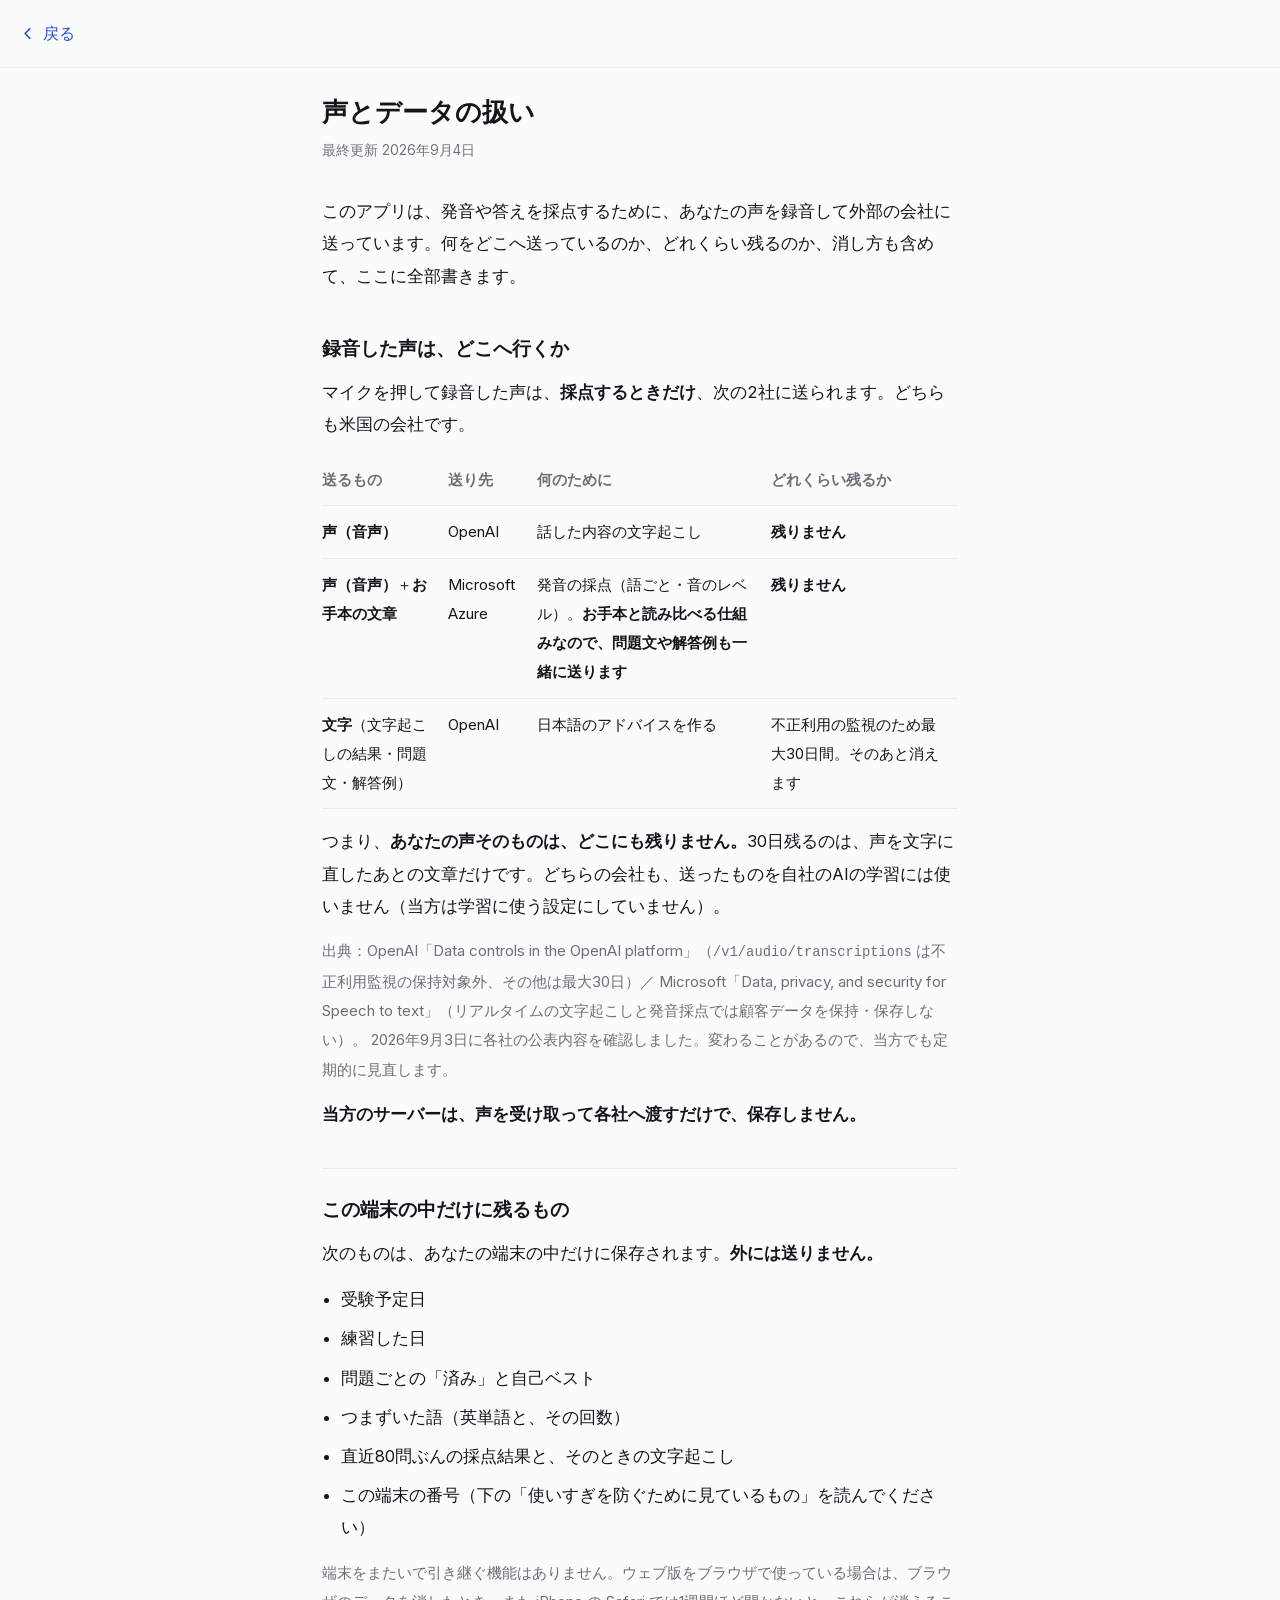
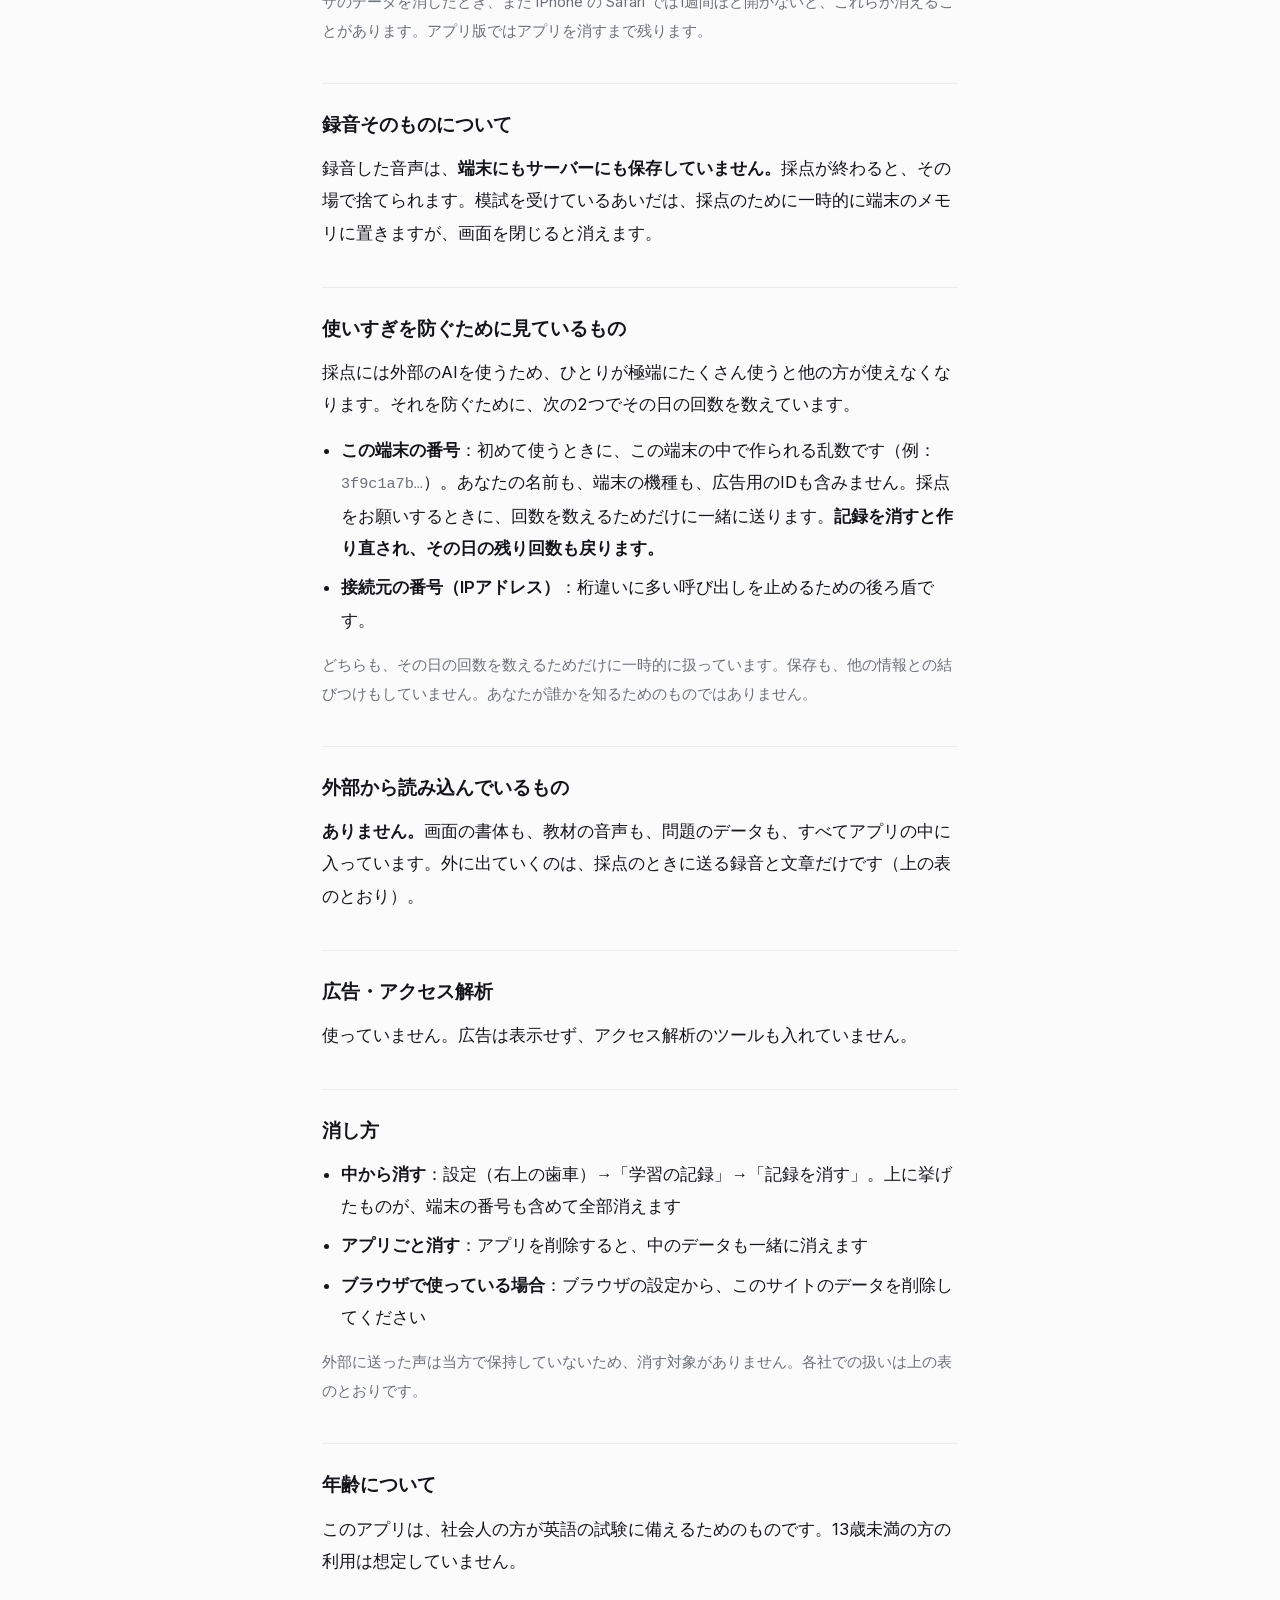
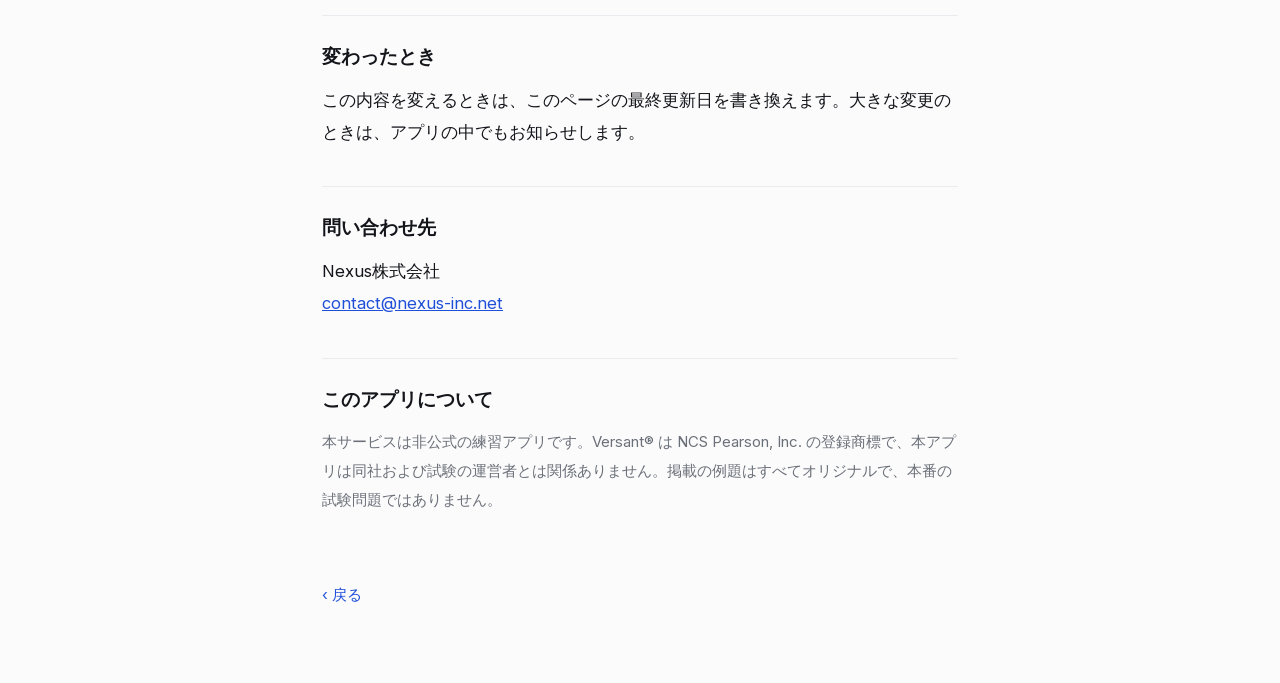
<file: privacy.html>
<!doctype html>
<html lang="ja">
<head>
<meta charset="utf-8">
<meta name="viewport" content="width=device-width, initial-scale=1, viewport-fit=cover">
<title>声とデータの扱い｜Versant 練習</title>
<script>
// 設定(自動/ライト/ダーク)を、この読み物ページにも効かせる。
// アプリの中でダークにしたのに、規約と声とデータの扱いだけ端末の設定に従っていた。
(function(){ try{
  var t=localStorage.getItem('theme');
  if(t==='light'||t==='dark') document.documentElement.setAttribute('data-theme',t);
}catch(e){} })();
</script>
<link rel="stylesheet" href="./fonts.css">
<style>
  :root{
    /* 端の余白。ブラウザは env() がそのまま効く。アプリ(WKWebView)は env() が常に0を返すので、
       Flutter 側が実測値で上書きする(main.dart の _applyInsets) */
    --sat:env(safe-area-inset-top); --sab:env(safe-area-inset-bottom);
    --ink:#14151a; --sub:#6b7078; --faint:#6f747d; --line:#eaebee; --line2:#d6d8dd;
    --accent:#1f4fd8; --bg:#fbfbfc;
    --ui:"Inter",-apple-system,BlinkMacSystemFont,sans-serif;
  }
  /* 端末の設定がダークのとき(ライトを明示していなければ) */
  @media (prefers-color-scheme: dark){
    :root:not([data-theme="light"]){
      --ink:#e9eaee; --sub:#a3a8b2; --faint:#7d828c; --line:#252830; --line2:#3a3e48;
      --accent:#7ea2ff; --bg:#14161a;
    }
  }
  /* アプリの設定で「ダーク」を選んだとき。
     これが無いと、アプリ側でダークにしても**この読み物だけ白いまま**になる。 */
  :root[data-theme="dark"]{
      --ink:#e9eaee; --sub:#a3a8b2; --faint:#7d828c; --line:#252830; --line2:#3a3e48;
      --accent:#7ea2ff; --bg:#14161a;
  }
  *{box-sizing:border-box}
  body{margin:0;background:var(--bg);color:var(--ink);font-family:var(--ui);
    font-size:16.5px;line-height:1.95;-webkit-font-smoothing:antialiased;font-feature-settings:"palt" 1}
  .wrap{max-width:680px;margin:0 auto;
    padding:calc(var(--sat) + 92px) 22px calc(var(--sab) + 64px)}
  h1{font-size:26px;font-weight:700;line-height:1.5;margin:0 0 6px}
  .upd{font-size:13.5px;color:var(--faint);margin:0 0 32px}
  h2{font-size:18.5px;font-weight:700;margin:38px 0 10px;padding-top:22px;border-top:1px solid var(--line)}
  h2:first-of-type{border-top:0;padding-top:0}
  p{margin:0 0 14px;color:var(--ink)}
  .note{color:var(--sub);font-size:15px}
  ul{margin:0 0 14px;padding-left:1.15em}
  li{margin-bottom:7px;line-height:1.95}
  table{width:100%;border-collapse:collapse;margin:0 0 16px;font-size:15px}
  th,td{text-align:left;padding:11px 12px 11px 0;border-bottom:1px solid var(--line);vertical-align:top}
  th{color:var(--sub);font-weight:600;white-space:nowrap}
  /* 狭い画面では4列が潰れて読めないので、1件ずつ縦に積む(見出しは各行の頭に付ける) */
  @media (max-width:560px){
    table,tbody,tr,td{display:block;width:100%}
    thead,table tr:first-child{display:none}
    tr{padding:14px 0;border-bottom:1px solid var(--line)}
    tr:last-child{border-bottom:0}
    td{border:0;padding:0 0 3px}
    td::before{content:attr(data-h);display:inline;color:var(--sub);font-size:12.5px}
    td:first-child{font-size:16px;padding-bottom:6px}
    td:first-child::before{content:none}
  }
  /* 画面上に固定の戻る帯。アプリの中では上部に戻る手段が無いと詰む
     (下までスクロールしないと戻れないのは、読み物では特に辛い)。 */
  .topbar{position:fixed;top:0;left:0;right:0;z-index:5;background:var(--bg);
    border-bottom:1px solid var(--line);
    padding:calc(var(--sat) + 8px) 12px 8px;display:flex;align-items:center;gap:2px}
  .topbar button{display:flex;align-items:center;gap:6px;border:0;background:none;
    color:var(--accent);font:inherit;font-size:16px;cursor:pointer;padding:10px 10px 10px 6px;
    min-height:44px}
  .topbar svg{width:19px;height:19px}
  .topbar .tt{margin-left:2px;font-size:15px;font-weight:600;color:var(--ink)}
  a{color:var(--accent)}
  code{font-family:ui-monospace,SFMono-Regular,Menlo,monospace;font-size:.92em;color:var(--sub)}
  .back{display:inline-block;margin-top:40px;color:var(--accent);border:0;background:none;
    font:inherit;font-size:15px;cursor:pointer;padding:12px 0}
</style>
</head>
<body>
<div class="topbar">
  <button type="button" id="goBack" aria-label="戻る">
    <svg viewBox="0 0 24 24" fill="none" stroke="currentColor" stroke-width="2.1" stroke-linecap="round" stroke-linejoin="round"><polyline points="15 18 9 12 15 6"/></svg>
    戻る
  </button>
</div>
<script>
// アプリの中では、来た所へ帰す。直接開かれた(履歴が無い)ときだけ入口へ。
document.getElementById('goBack').onclick=function(){
  if(history.length>1){ history.back(); } else { location.href='./'; }
};
</script>
<div class="wrap">
<h1>声とデータの扱い</h1>
<p class="upd">最終更新 2026年9月4日</p>

<p>このアプリは、発音や答えを採点するために、あなたの声を録音して外部の会社に送っています。何をどこへ送っているのか、どれくらい残るのか、消し方も含めて、ここに全部書きます。</p>

<h2>録音した声は、どこへ行くか</h2>
<p>マイクを押して録音した声は、<strong>採点するときだけ</strong>、次の2社に送られます。どちらも米国の会社です。</p>
<table>
  <tr><th>送るもの</th><th>送り先</th><th>何のために</th><th>どれくらい残るか</th></tr>
  <tr><td><strong>声（音声）</strong></td><td data-h="送り先：">OpenAI</td><td data-h="用途：">話した内容の文字起こし</td><td data-h="保持："><strong>残りません</strong></td></tr>
  <tr><td><strong>声（音声）</strong>＋<strong>お手本の文章</strong></td><td data-h="送り先：">Microsoft Azure</td><td data-h="用途：">発音の採点（語ごと・音のレベル）。<b>お手本と読み比べる仕組みなので、問題文や解答例も一緒に送ります</b></td><td data-h="保持："><strong>残りません</strong></td></tr>
  <tr><td><strong>文字</strong>（文字起こしの結果・問題文・解答例）</td><td data-h="送り先：">OpenAI</td><td data-h="用途：">日本語のアドバイスを作る</td><td data-h="保持：">不正利用の監視のため最大30日間。そのあと消えます</td></tr>
</table>
<p>つまり、<strong>あなたの声そのものは、どこにも残りません。</strong>30日残るのは、声を文字に直したあとの文章だけです。どちらの会社も、送ったものを自社のAIの学習には使いません（当方は学習に使う設定にしていません）。</p>
<p class="note">
  出典：OpenAI「Data controls in the OpenAI platform」（<code>/v1/audio/transcriptions</code> は不正利用監視の保持対象外、その他は最大30日）／
  Microsoft「Data, privacy, and security for Speech to text」（リアルタイムの文字起こしと発音採点では顧客データを保持・保存しない）。
  2026年9月3日に各社の公表内容を確認しました。変わることがあるので、当方でも定期的に見直します。
</p>
<p><strong>当方のサーバーは、声を受け取って各社へ渡すだけで、保存しません。</strong></p>

<h2>この端末の中だけに残るもの</h2>
<p>次のものは、あなたの端末の中だけに保存されます。<strong>外には送りません。</strong></p>
<ul>
  <li>受験予定日</li>
  <li>練習した日</li>
  <li>問題ごとの「済み」と自己ベスト</li>
  <li>つまずいた語（英単語と、その回数）</li>
  <li>直近80問ぶんの採点結果と、そのときの文字起こし</li>
  <li>この端末の番号（下の「使いすぎを防ぐために見ているもの」を読んでください）</li>
</ul>
<p class="note">端末をまたいで引き継ぐ機能はありません。ウェブ版をブラウザで使っている場合は、ブラウザのデータを消したとき、また iPhone の Safari では1週間ほど開かないと、これらが消えることがあります。アプリ版ではアプリを消すまで残ります。</p>

<h2>録音そのものについて</h2>
<p>録音した音声は、<strong>端末にもサーバーにも保存していません。</strong>採点が終わると、その場で捨てられます。模試を受けているあいだは、採点のために一時的に端末のメモリに置きますが、画面を閉じると消えます。</p>

<h2>使いすぎを防ぐために見ているもの</h2>
<p>採点には外部のAIを使うため、ひとりが極端にたくさん使うと他の方が使えなくなります。それを防ぐために、次の2つでその日の回数を数えています。</p>
<ul>
  <li><strong>この端末の番号</strong>：初めて使うときに、この端末の中で作られる乱数です（例：<code>3f9c1a7b…</code>）。あなたの名前も、端末の機種も、広告用のIDも含みません。採点をお願いするときに、回数を数えるためだけに一緒に送ります。<strong>記録を消すと作り直され、その日の残り回数も戻ります。</strong></li>
  <li><strong>接続元の番号（IPアドレス）</strong>：桁違いに多い呼び出しを止めるための後ろ盾です。</li>
</ul>
<p class="note">どちらも、その日の回数を数えるためだけに一時的に扱っています。保存も、他の情報との結びつけもしていません。あなたが誰かを知るためのものではありません。</p>

<h2>外部から読み込んでいるもの</h2>
<p><strong>ありません。</strong>画面の書体も、教材の音声も、問題のデータも、すべてアプリの中に入っています。外に出ていくのは、採点のときに送る録音と文章だけです（上の表のとおり）。</p>

<h2>広告・アクセス解析</h2>
<p>使っていません。広告は表示せず、アクセス解析のツールも入れていません。</p>

<h2>消し方</h2>
<ul>
  <li><strong>中から消す</strong>：設定（右上の歯車）→「学習の記録」→「記録を消す」。上に挙げたものが、端末の番号も含めて全部消えます</li>
  <li><strong>アプリごと消す</strong>：アプリを削除すると、中のデータも一緒に消えます</li>
  <li><strong>ブラウザで使っている場合</strong>：ブラウザの設定から、このサイトのデータを削除してください</li>
</ul>
<p class="note">外部に送った声は当方で保持していないため、消す対象がありません。各社での扱いは上の表のとおりです。</p>

<h2>年齢について</h2>
<p>このアプリは、社会人の方が英語の試験に備えるためのものです。13歳未満の方の利用は想定していません。</p>

<h2>変わったとき</h2>
<p>この内容を変えるときは、このページの最終更新日を書き換えます。大きな変更のときは、アプリの中でもお知らせします。</p>

<h2>問い合わせ先</h2>
<p>Nexus株式会社<br>
<a href="mailto:contact@nexus-inc.net">contact@nexus-inc.net</a></p>

<h2>このアプリについて</h2>
<p class="note">本サービスは非公式の練習アプリです。Versant&reg; は NCS Pearson, Inc. の登録商標で、本アプリは同社および試験の運営者とは関係ありません。掲載の例題はすべてオリジナルで、本番の試験問題ではありません。</p>

<button class="back" type="button" onclick="document.getElementById('goBack').click()">&lsaquo; 戻る</button>
</div>
</body>
</html>
</file>
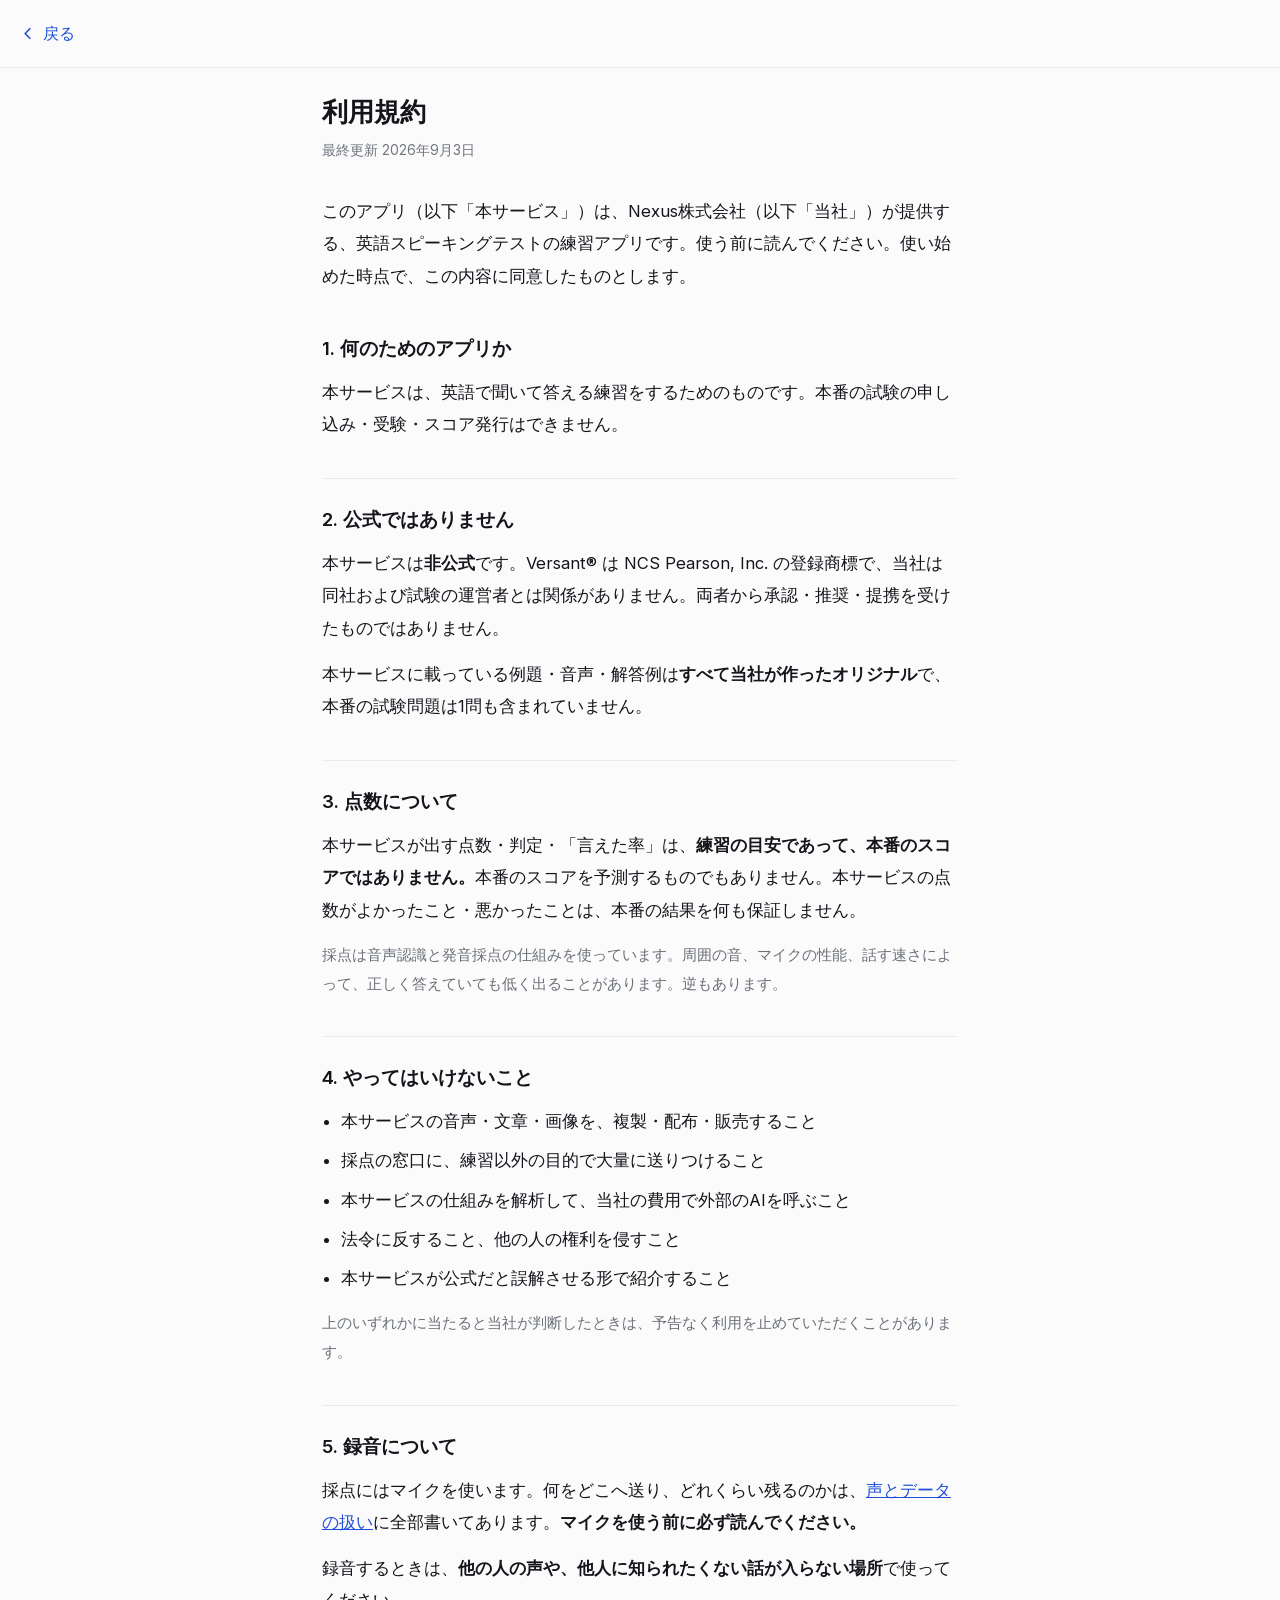
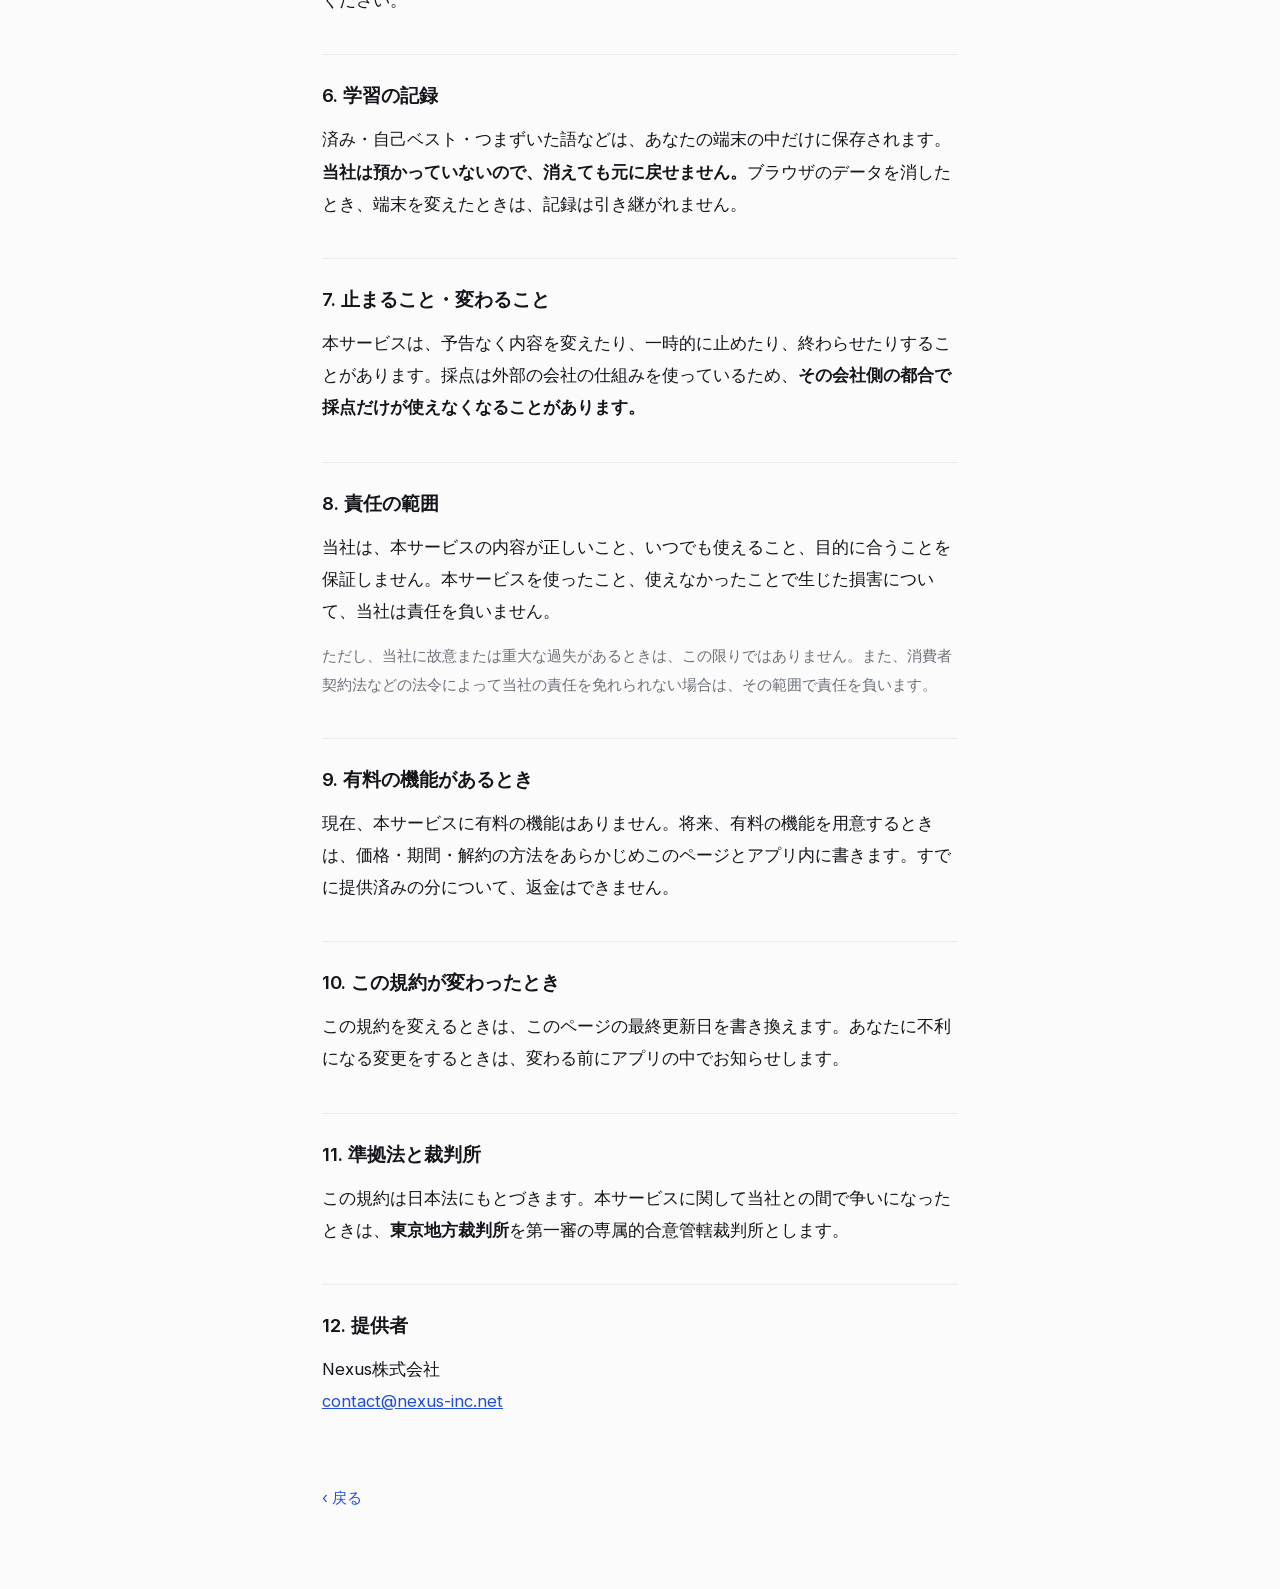
<file: terms.html>
<!doctype html>
<html lang="ja">
<head>
<meta charset="utf-8">
<meta name="viewport" content="width=device-width, initial-scale=1, viewport-fit=cover">
<title>利用規約｜Versant 練習</title>
<script>
// 設定(自動/ライト/ダーク)を、この読み物ページにも効かせる。
// アプリの中でダークにしたのに、規約と声とデータの扱いだけ端末の設定に従っていた。
(function(){ try{
  var t=localStorage.getItem('theme');
  if(t==='light'||t==='dark') document.documentElement.setAttribute('data-theme',t);
}catch(e){} })();
</script>
<link rel="stylesheet" href="./fonts.css">
<style>
  :root{
    /* 端の余白。ブラウザは env() がそのまま効く。アプリ(WKWebView)は env() が常に0を返すので、
       Flutter 側が実測値で上書きする(main.dart の _applyInsets) */
    --sat:env(safe-area-inset-top); --sab:env(safe-area-inset-bottom);
    --ink:#14151a; --sub:#6b7078; --faint:#6f747d; --line:#eaebee;
    --accent:#1f4fd8; --bg:#fbfbfc;
    --ui:"Inter",-apple-system,BlinkMacSystemFont,sans-serif;
  }
  /* 端末の設定がダークのとき(ライトを明示していなければ) */
  @media (prefers-color-scheme: dark){
    :root:not([data-theme="light"]){
      --ink:#e9eaee; --sub:#a3a8b2; --faint:#7d828c; --line:#252830; --line2:#3a3e48;
      --accent:#7ea2ff; --bg:#14161a;
    }
  }
  /* アプリの設定で「ダーク」を選んだとき。
     これが無いと、アプリ側でダークにしても**この読み物だけ白いまま**になる。 */
  :root[data-theme="dark"]{
      --ink:#e9eaee; --sub:#a3a8b2; --faint:#7d828c; --line:#252830; --line2:#3a3e48;
      --accent:#7ea2ff; --bg:#14161a;
  }
  *{box-sizing:border-box}
  body{margin:0;background:var(--bg);color:var(--ink);font-family:var(--ui);
    font-size:16.5px;line-height:1.95;-webkit-font-smoothing:antialiased;font-feature-settings:"palt" 1}
  .wrap{max-width:680px;margin:0 auto;
    padding:calc(var(--sat) + 92px) 22px calc(var(--sab) + 64px)}
  h1{font-size:26px;font-weight:700;line-height:1.5;margin:0 0 6px}
  .upd{font-size:13.5px;color:var(--faint);margin:0 0 32px}
  h2{font-size:18.5px;font-weight:700;margin:38px 0 10px;padding-top:22px;border-top:1px solid var(--line)}
  h2:first-of-type{border-top:0;padding-top:0}
  p{margin:0 0 14px}
  .note{color:var(--sub);font-size:15px}
  ul{margin:0 0 14px;padding-left:1.15em}
  li{margin-bottom:7px;line-height:1.95}
  /* 画面上に固定の戻る帯。アプリの中では上部に戻る手段が無いと詰む
     (下までスクロールしないと戻れないのは、読み物では特に辛い)。 */
  .topbar{position:fixed;top:0;left:0;right:0;z-index:5;background:var(--bg);
    border-bottom:1px solid var(--line);
    padding:calc(var(--sat) + 8px) 12px 8px;display:flex;align-items:center;gap:2px}
  .topbar button{display:flex;align-items:center;gap:6px;border:0;background:none;
    color:var(--accent);font:inherit;font-size:16px;cursor:pointer;padding:10px 10px 10px 6px;
    min-height:44px}
  .topbar svg{width:19px;height:19px}
  .topbar .tt{margin-left:2px;font-size:15px;font-weight:600;color:var(--ink)}
  a{color:var(--accent)}
  .back{display:inline-block;margin-top:40px;color:var(--accent);border:0;background:none;
    font:inherit;font-size:15px;cursor:pointer;padding:12px 0}
</style>
</head>
<body>
<div class="topbar">
  <button type="button" id="goBack" aria-label="戻る">
    <svg viewBox="0 0 24 24" fill="none" stroke="currentColor" stroke-width="2.1" stroke-linecap="round" stroke-linejoin="round"><polyline points="15 18 9 12 15 6"/></svg>
    戻る
  </button>
</div>
<script>
// アプリの中では、来た所へ帰す。直接開かれた(履歴が無い)ときだけ入口へ。
document.getElementById('goBack').onclick=function(){
  if(history.length>1){ history.back(); } else { location.href='./'; }
};
</script>
<div class="wrap">
<h1>利用規約</h1>
<p class="upd">最終更新 2026年9月3日</p>

<p>このアプリ（以下「本サービス」）は、Nexus株式会社（以下「当社」）が提供する、英語スピーキングテストの練習アプリです。使う前に読んでください。使い始めた時点で、この内容に同意したものとします。</p>

<h2>1. 何のためのアプリか</h2>
<p>本サービスは、英語で聞いて答える練習をするためのものです。本番の試験の申し込み・受験・スコア発行はできません。</p>

<h2>2. 公式ではありません</h2>
<p>本サービスは<strong>非公式</strong>です。Versant&reg; は NCS Pearson, Inc. の登録商標で、当社は同社および試験の運営者とは関係がありません。両者から承認・推奨・提携を受けたものではありません。</p>
<p>本サービスに載っている例題・音声・解答例は<strong>すべて当社が作ったオリジナル</strong>で、本番の試験問題は1問も含まれていません。</p>

<h2>3. 点数について</h2>
<p>本サービスが出す点数・判定・「言えた率」は、<strong>練習の目安であって、本番のスコアではありません。</strong>本番のスコアを予測するものでもありません。本サービスの点数がよかったこと・悪かったことは、本番の結果を何も保証しません。</p>
<p class="note">採点は音声認識と発音採点の仕組みを使っています。周囲の音、マイクの性能、話す速さによって、正しく答えていても低く出ることがあります。逆もあります。</p>

<h2>4. やってはいけないこと</h2>
<ul>
  <li>本サービスの音声・文章・画像を、複製・配布・販売すること</li>
  <li>採点の窓口に、練習以外の目的で大量に送りつけること</li>
  <li>本サービスの仕組みを解析して、当社の費用で外部のAIを呼ぶこと</li>
  <li>法令に反すること、他の人の権利を侵すこと</li>
  <li>本サービスが公式だと誤解させる形で紹介すること</li>
</ul>
<p class="note">上のいずれかに当たると当社が判断したときは、予告なく利用を止めていただくことがあります。</p>

<h2>5. 録音について</h2>
<p>採点にはマイクを使います。何をどこへ送り、どれくらい残るのかは、<a href="./privacy.html">声とデータの扱い</a>に全部書いてあります。<strong>マイクを使う前に必ず読んでください。</strong></p>
<p>録音するときは、<strong>他の人の声や、他人に知られたくない話が入らない場所</strong>で使ってください。</p>

<h2>6. 学習の記録</h2>
<p>済み・自己ベスト・つまずいた語などは、あなたの端末の中だけに保存されます。<strong>当社は預かっていないので、消えても元に戻せません。</strong>ブラウザのデータを消したとき、端末を変えたときは、記録は引き継がれません。</p>

<h2>7. 止まること・変わること</h2>
<p>本サービスは、予告なく内容を変えたり、一時的に止めたり、終わらせたりすることがあります。採点は外部の会社の仕組みを使っているため、<strong>その会社側の都合で採点だけが使えなくなることがあります。</strong></p>

<h2>8. 責任の範囲</h2>
<p>当社は、本サービスの内容が正しいこと、いつでも使えること、目的に合うことを保証しません。本サービスを使ったこと、使えなかったことで生じた損害について、当社は責任を負いません。</p>
<p class="note">ただし、当社に故意または重大な過失があるときは、この限りではありません。また、消費者契約法などの法令によって当社の責任を免れられない場合は、その範囲で責任を負います。</p>

<h2>9. 有料の機能があるとき</h2>
<p>現在、本サービスに有料の機能はありません。将来、有料の機能を用意するときは、価格・期間・解約の方法をあらかじめこのページとアプリ内に書きます。すでに提供済みの分について、返金はできません。</p>

<h2>10. この規約が変わったとき</h2>
<p>この規約を変えるときは、このページの最終更新日を書き換えます。あなたに不利になる変更をするときは、変わる前にアプリの中でお知らせします。</p>

<h2>11. 準拠法と裁判所</h2>
<p>この規約は日本法にもとづきます。本サービスに関して当社との間で争いになったときは、<strong>東京地方裁判所</strong>を第一審の専属的合意管轄裁判所とします。</p>

<h2>12. 提供者</h2>
<p>Nexus株式会社<br>
<a href="mailto:contact@nexus-inc.net">contact@nexus-inc.net</a></p>

<button class="back" type="button" onclick="document.getElementById('goBack').click()">&lsaquo; 戻る</button>
</div>
</body>
</html>
</file>
<file: fonts.css>
/* Inter は同梱。Google のサーバーから読むと、通信が無いと書体が崩れ、接続元の情報が第三者に渡る。
   日本語は端末の書体(iOSならヒラギノ)に任せる=採点のアドバイスは毎回違う文字が来るので、
   部分書体にすると欠ける。index.html は単一ファイルなので同じ内容を中に持っている。 */
@font-face { font-family: 'Inter'; font-style: normal; font-weight: 400; font-display: swap; src: url(fonts/Inter-400-latin-ext.woff2) format('woff2'); unicode-range: U+0100-02BA, U+02BD-02C5, U+02C7-02CC, U+02CE-02D7, U+02DD-02FF, U+0304, U+0308, U+0329, U+1D00-1DBF, U+1E00-1E9F, U+1EF2-1EFF, U+2020, U+20A0-20AB, U+20AD-20C0, U+2113, U+2C60-2C7F, U+A720-A7FF; }
@font-face { font-family: 'Inter'; font-style: normal; font-weight: 400; font-display: swap; src: url(fonts/Inter-400-latin.woff2) format('woff2'); unicode-range: U+0000-00FF, U+0131, U+0152-0153, U+02BB-02BC, U+02C6, U+02DA, U+02DC, U+0304, U+0308, U+0329, U+2000-206F, U+20AC, U+2122, U+2191, U+2193, U+2212, U+2215, U+FEFF, U+FFFD; }
@font-face { font-family: 'Inter'; font-style: normal; font-weight: 500; font-display: swap; src: url(fonts/Inter-500-latin-ext.woff2) format('woff2'); unicode-range: U+0100-02BA, U+02BD-02C5, U+02C7-02CC, U+02CE-02D7, U+02DD-02FF, U+0304, U+0308, U+0329, U+1D00-1DBF, U+1E00-1E9F, U+1EF2-1EFF, U+2020, U+20A0-20AB, U+20AD-20C0, U+2113, U+2C60-2C7F, U+A720-A7FF; }
@font-face { font-family: 'Inter'; font-style: normal; font-weight: 500; font-display: swap; src: url(fonts/Inter-500-latin.woff2) format('woff2'); unicode-range: U+0000-00FF, U+0131, U+0152-0153, U+02BB-02BC, U+02C6, U+02DA, U+02DC, U+0304, U+0308, U+0329, U+2000-206F, U+20AC, U+2122, U+2191, U+2193, U+2212, U+2215, U+FEFF, U+FFFD; }
@font-face { font-family: 'Inter'; font-style: normal; font-weight: 600; font-display: swap; src: url(fonts/Inter-600-latin-ext.woff2) format('woff2'); unicode-range: U+0100-02BA, U+02BD-02C5, U+02C7-02CC, U+02CE-02D7, U+02DD-02FF, U+0304, U+0308, U+0329, U+1D00-1DBF, U+1E00-1E9F, U+1EF2-1EFF, U+2020, U+20A0-20AB, U+20AD-20C0, U+2113, U+2C60-2C7F, U+A720-A7FF; }
@font-face { font-family: 'Inter'; font-style: normal; font-weight: 600; font-display: swap; src: url(fonts/Inter-600-latin.woff2) format('woff2'); unicode-range: U+0000-00FF, U+0131, U+0152-0153, U+02BB-02BC, U+02C6, U+02DA, U+02DC, U+0304, U+0308, U+0329, U+2000-206F, U+20AC, U+2122, U+2191, U+2193, U+2212, U+2215, U+FEFF, U+FFFD; }
</file>
